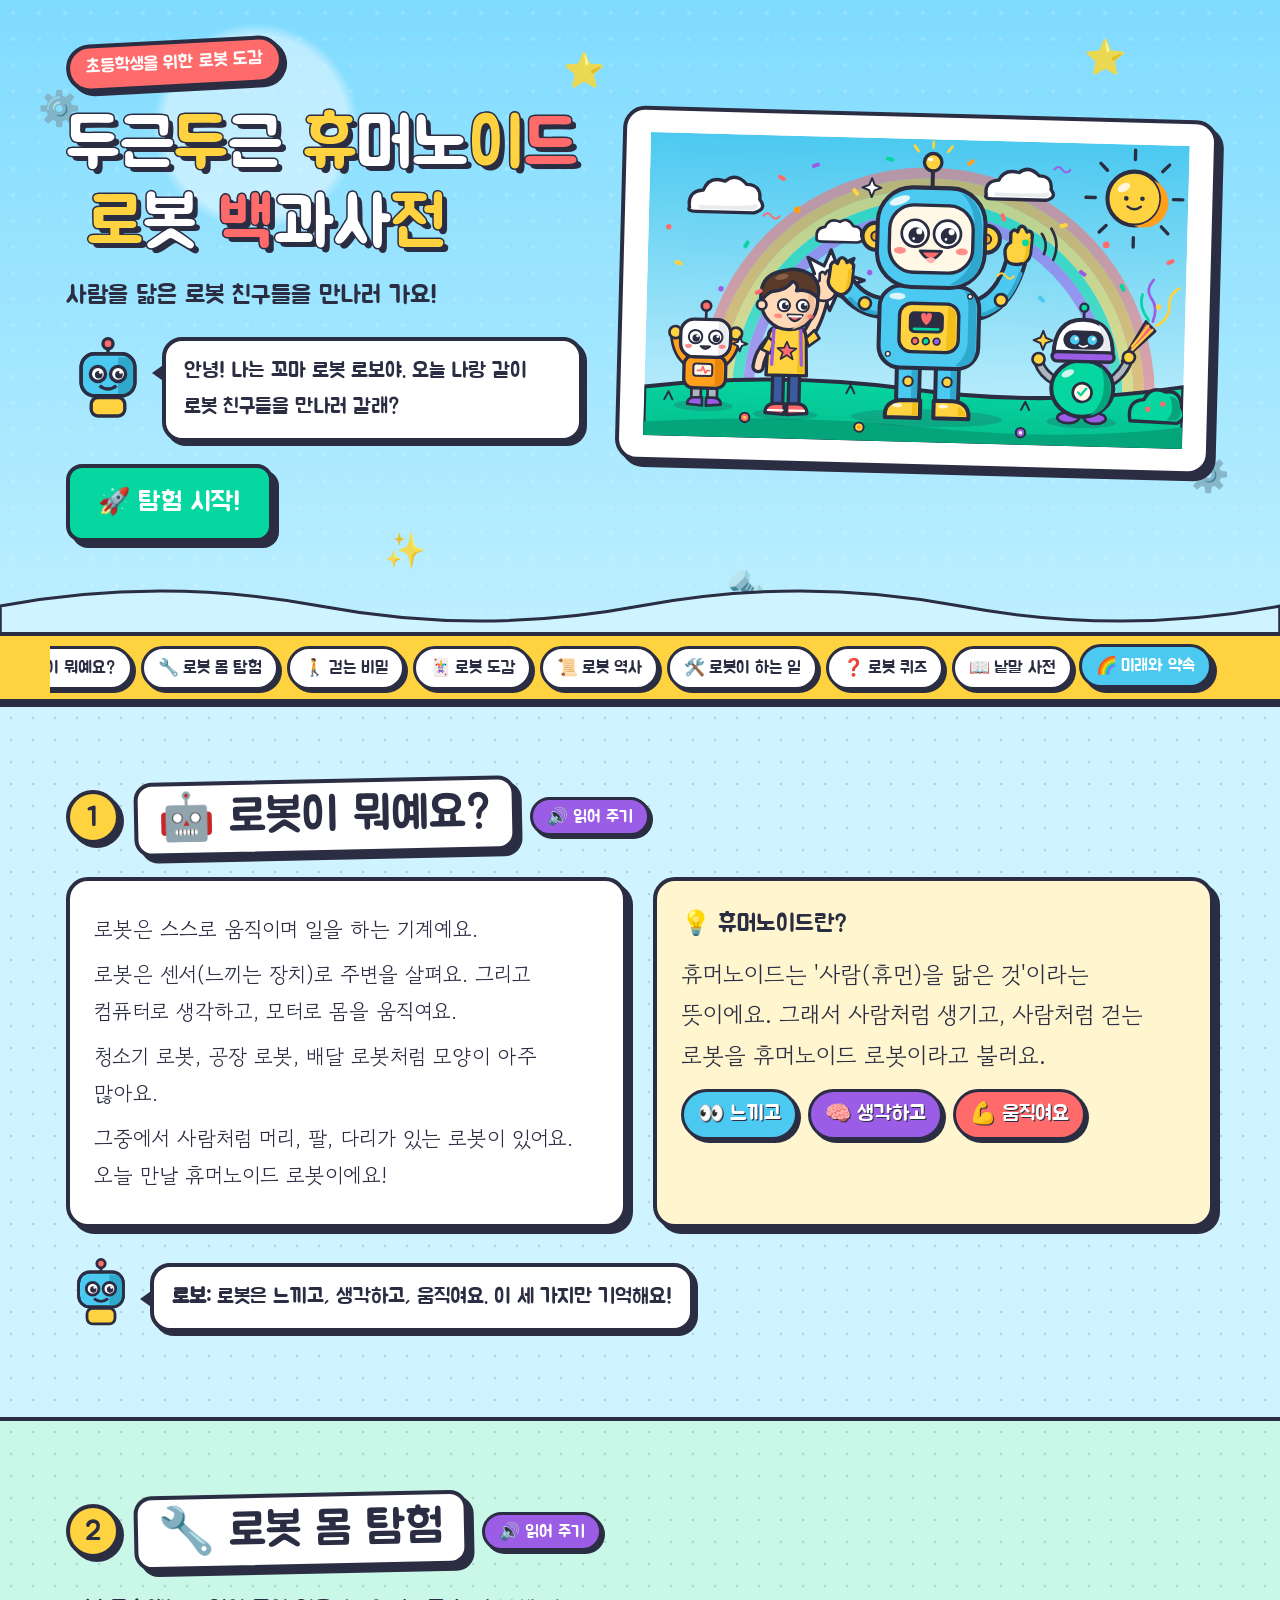
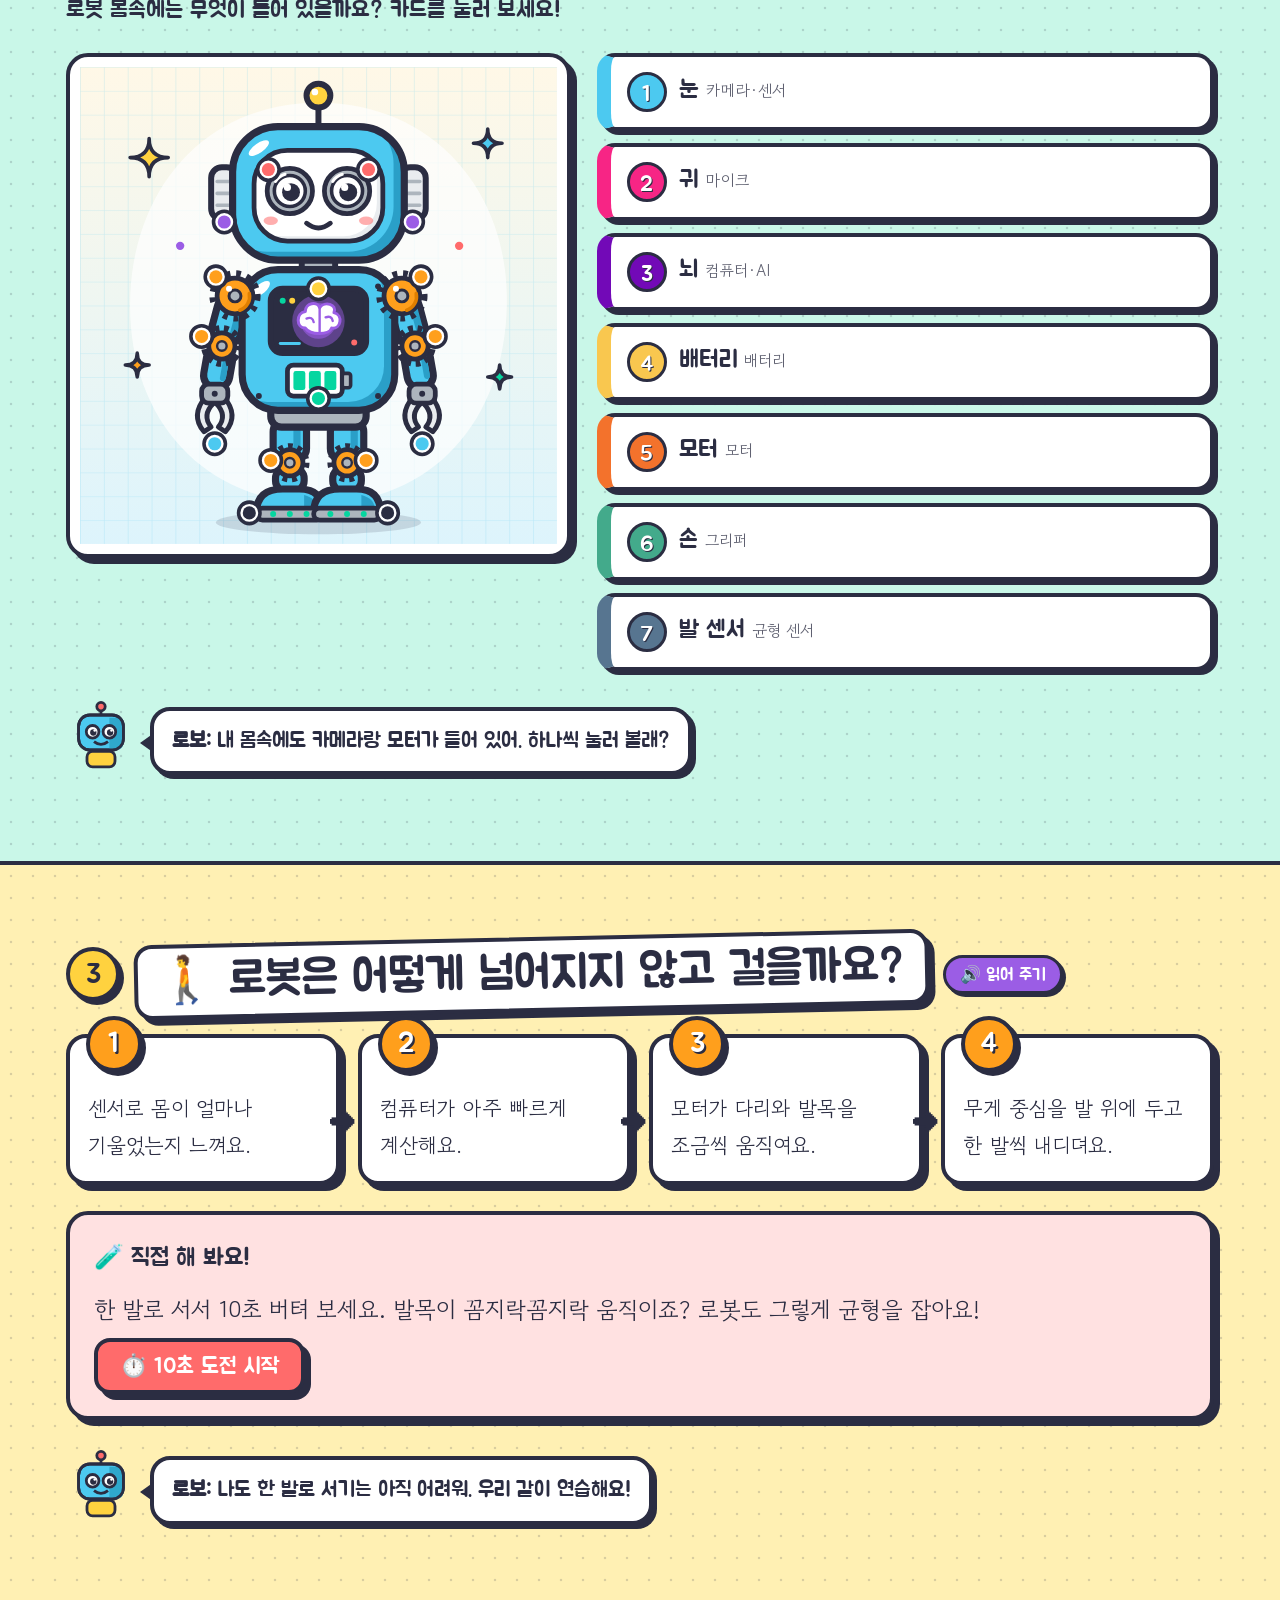
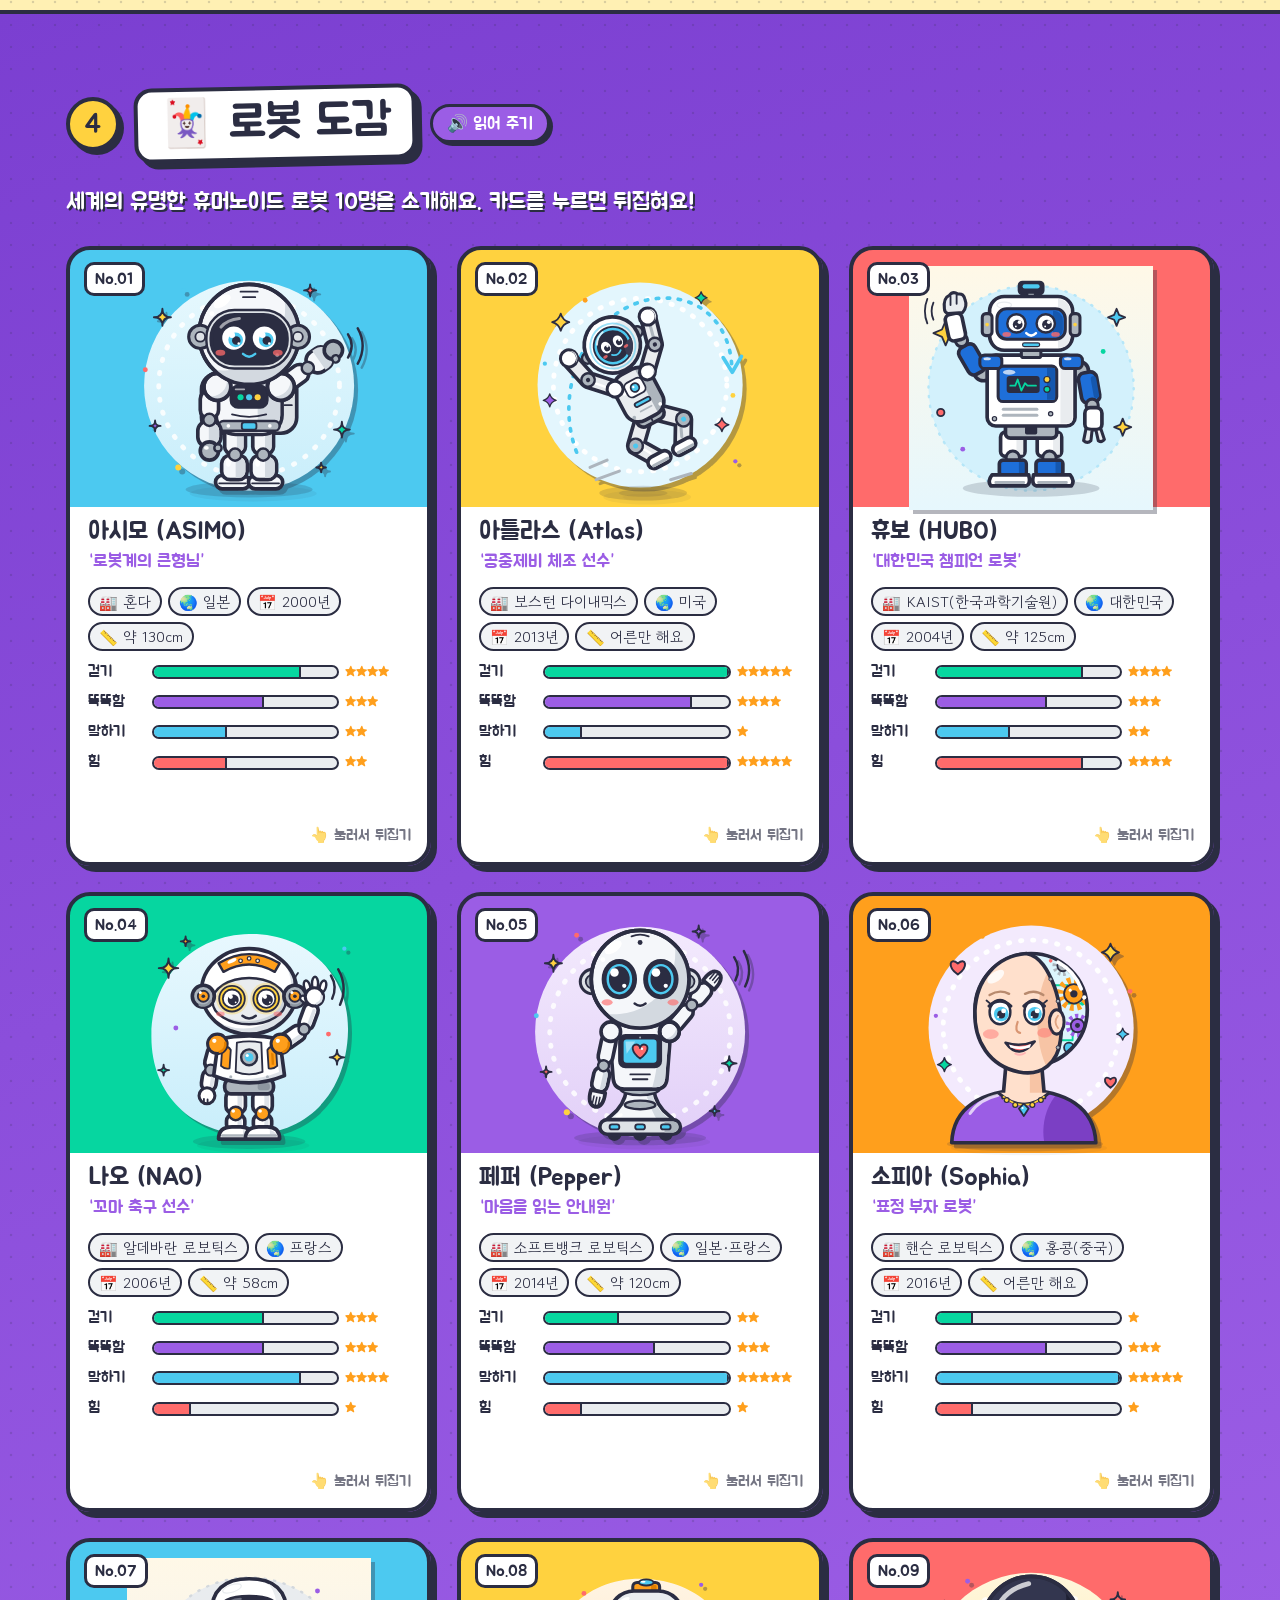
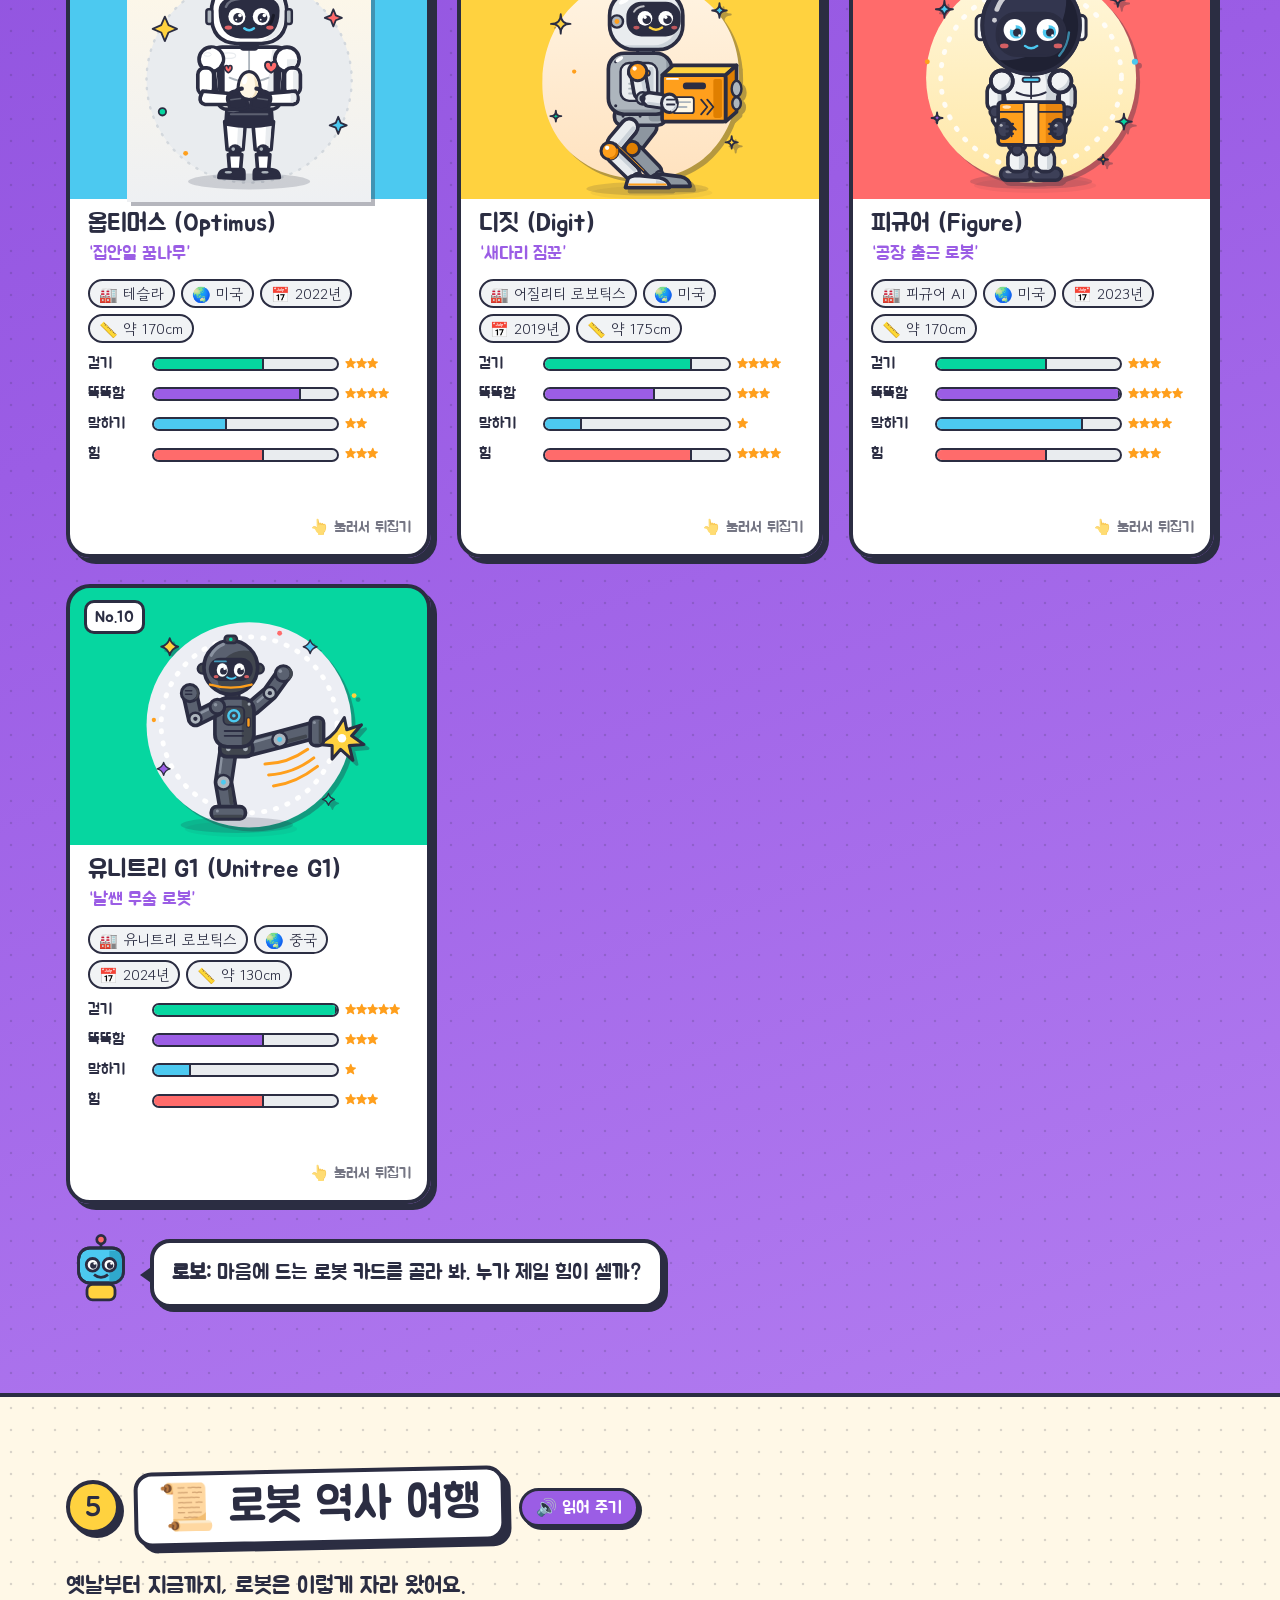
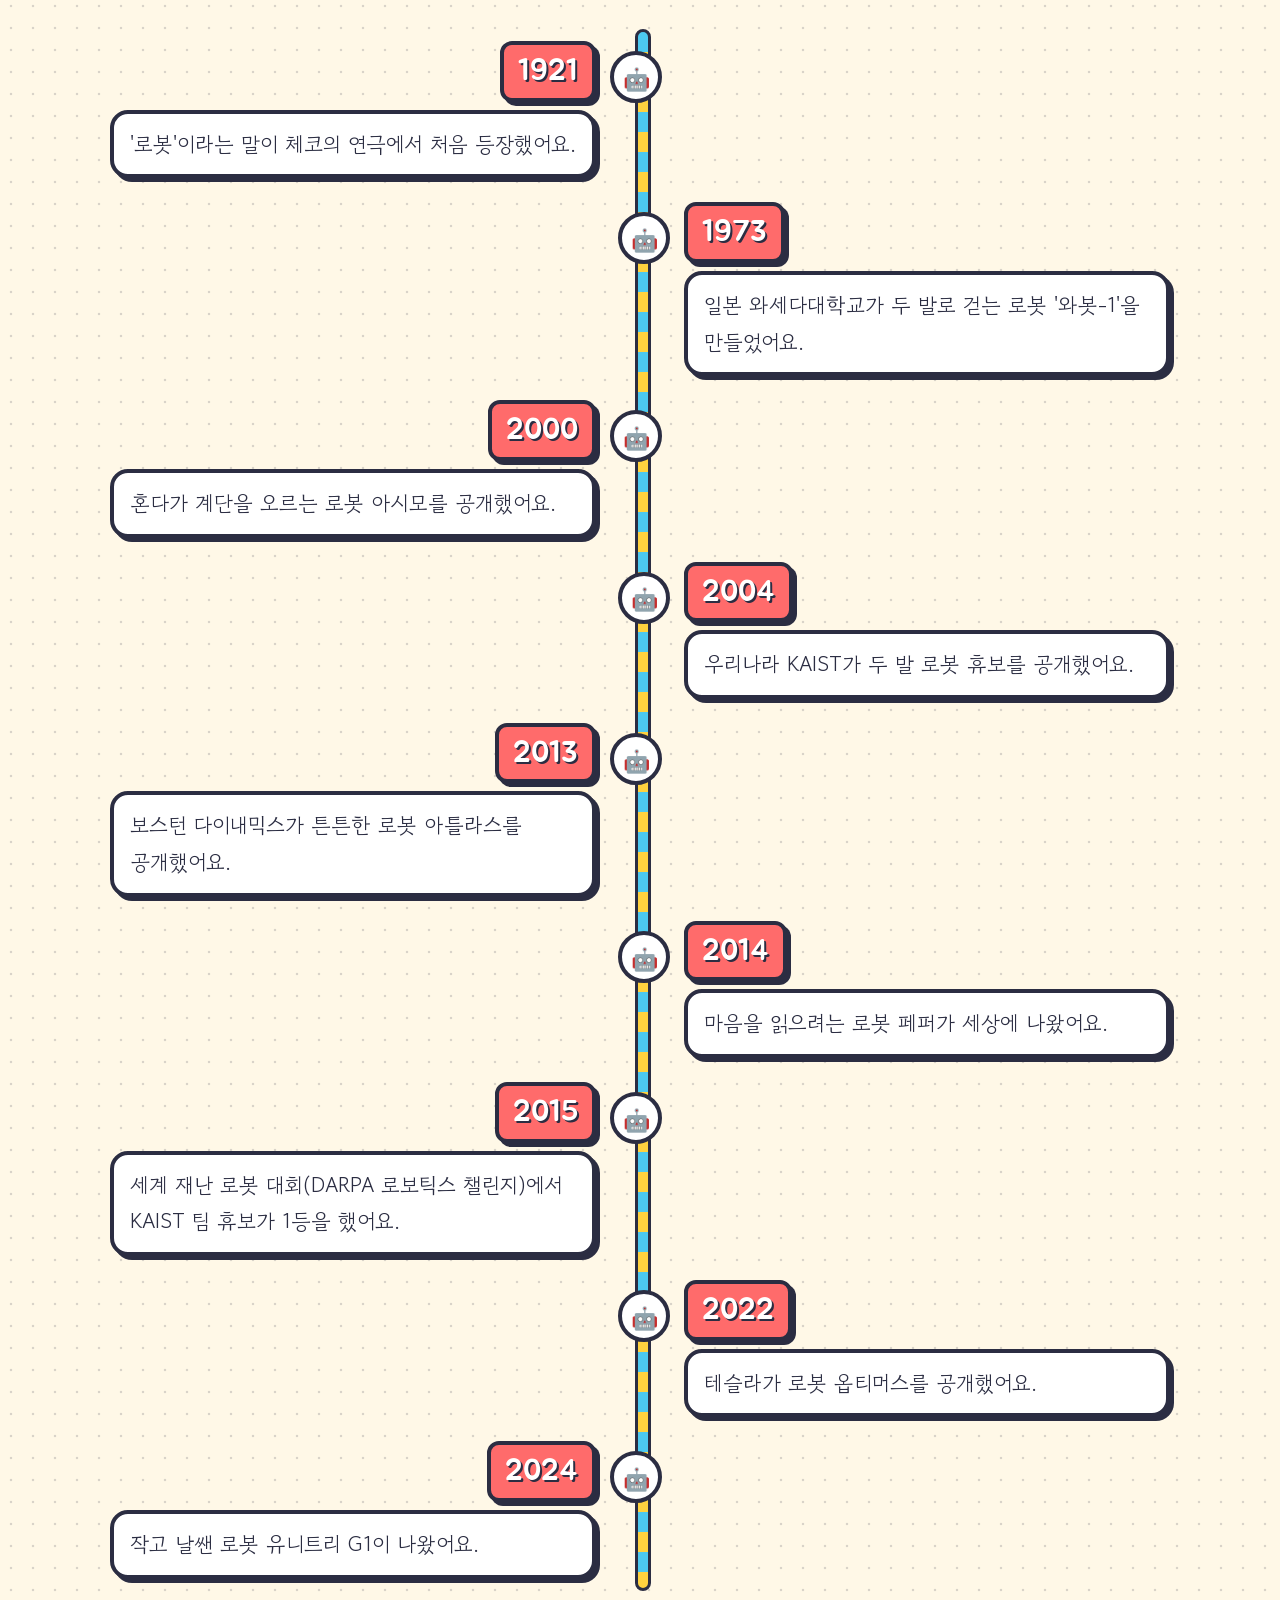
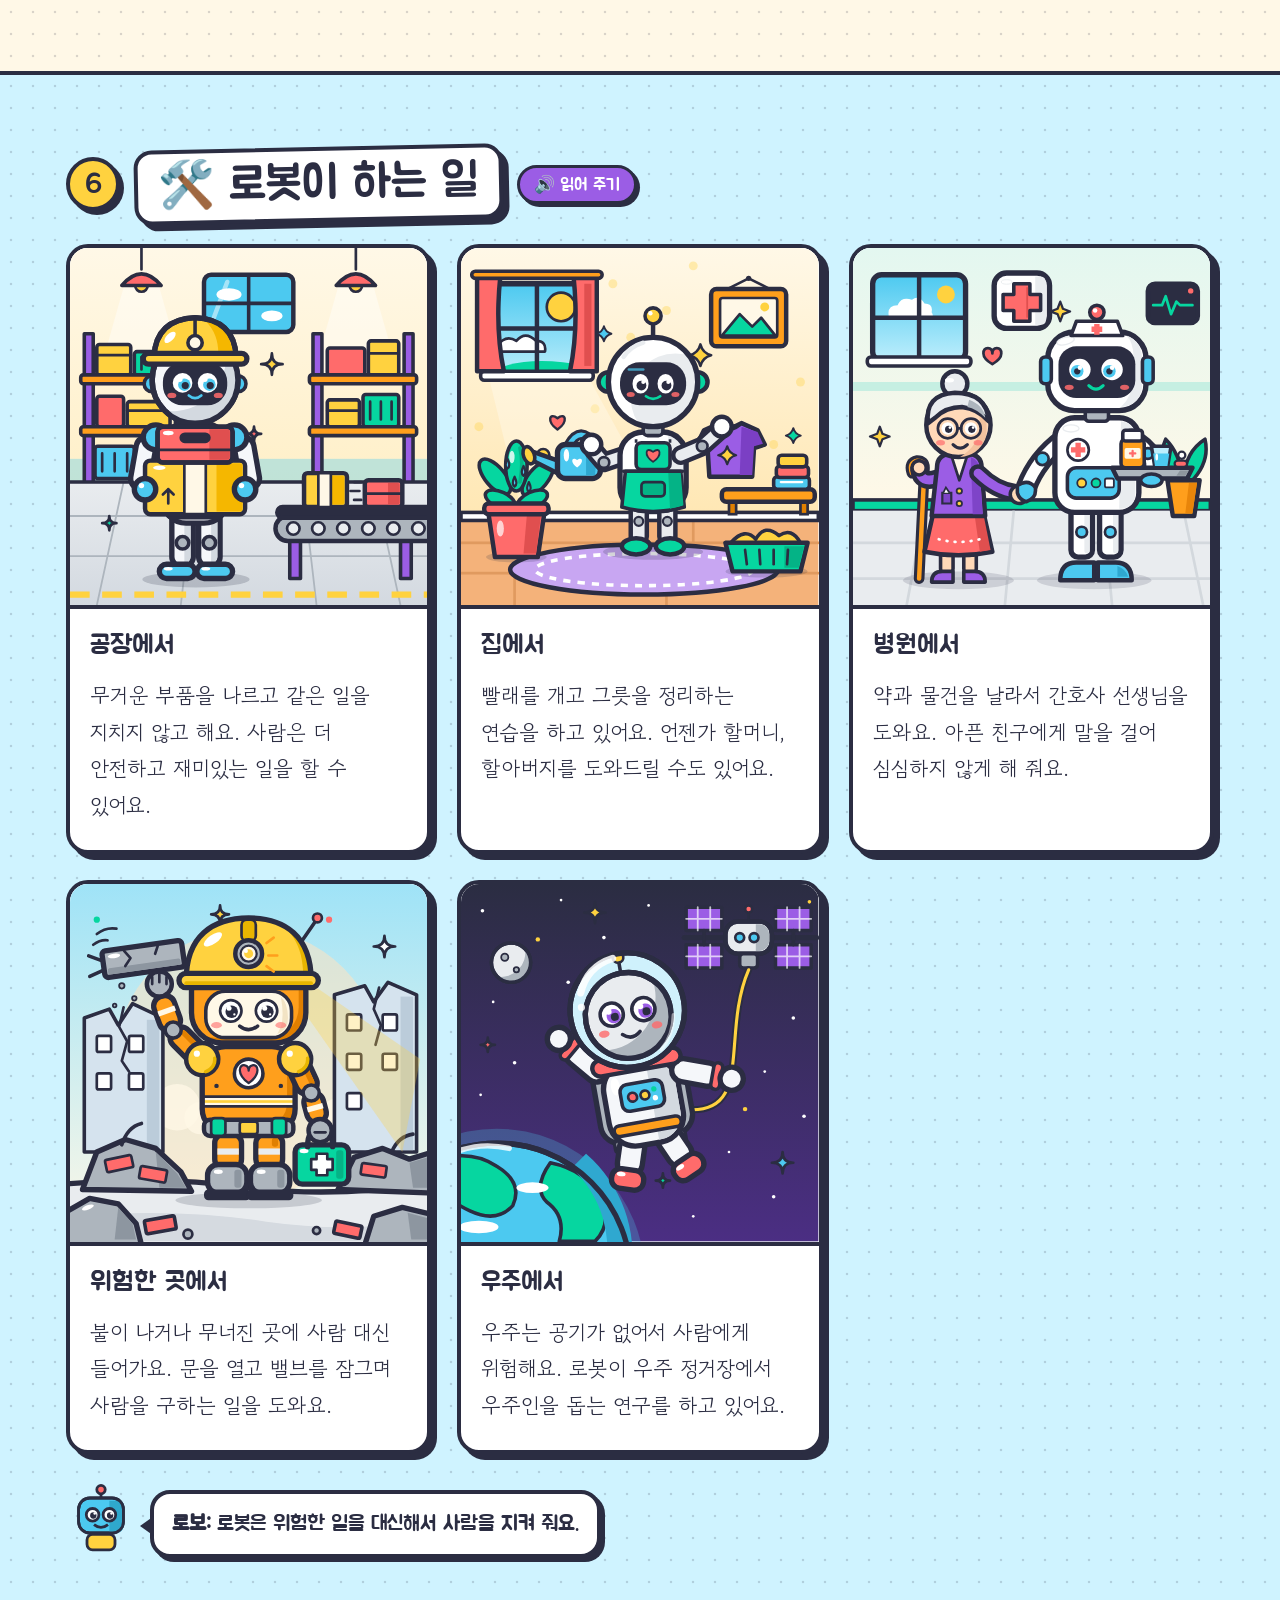
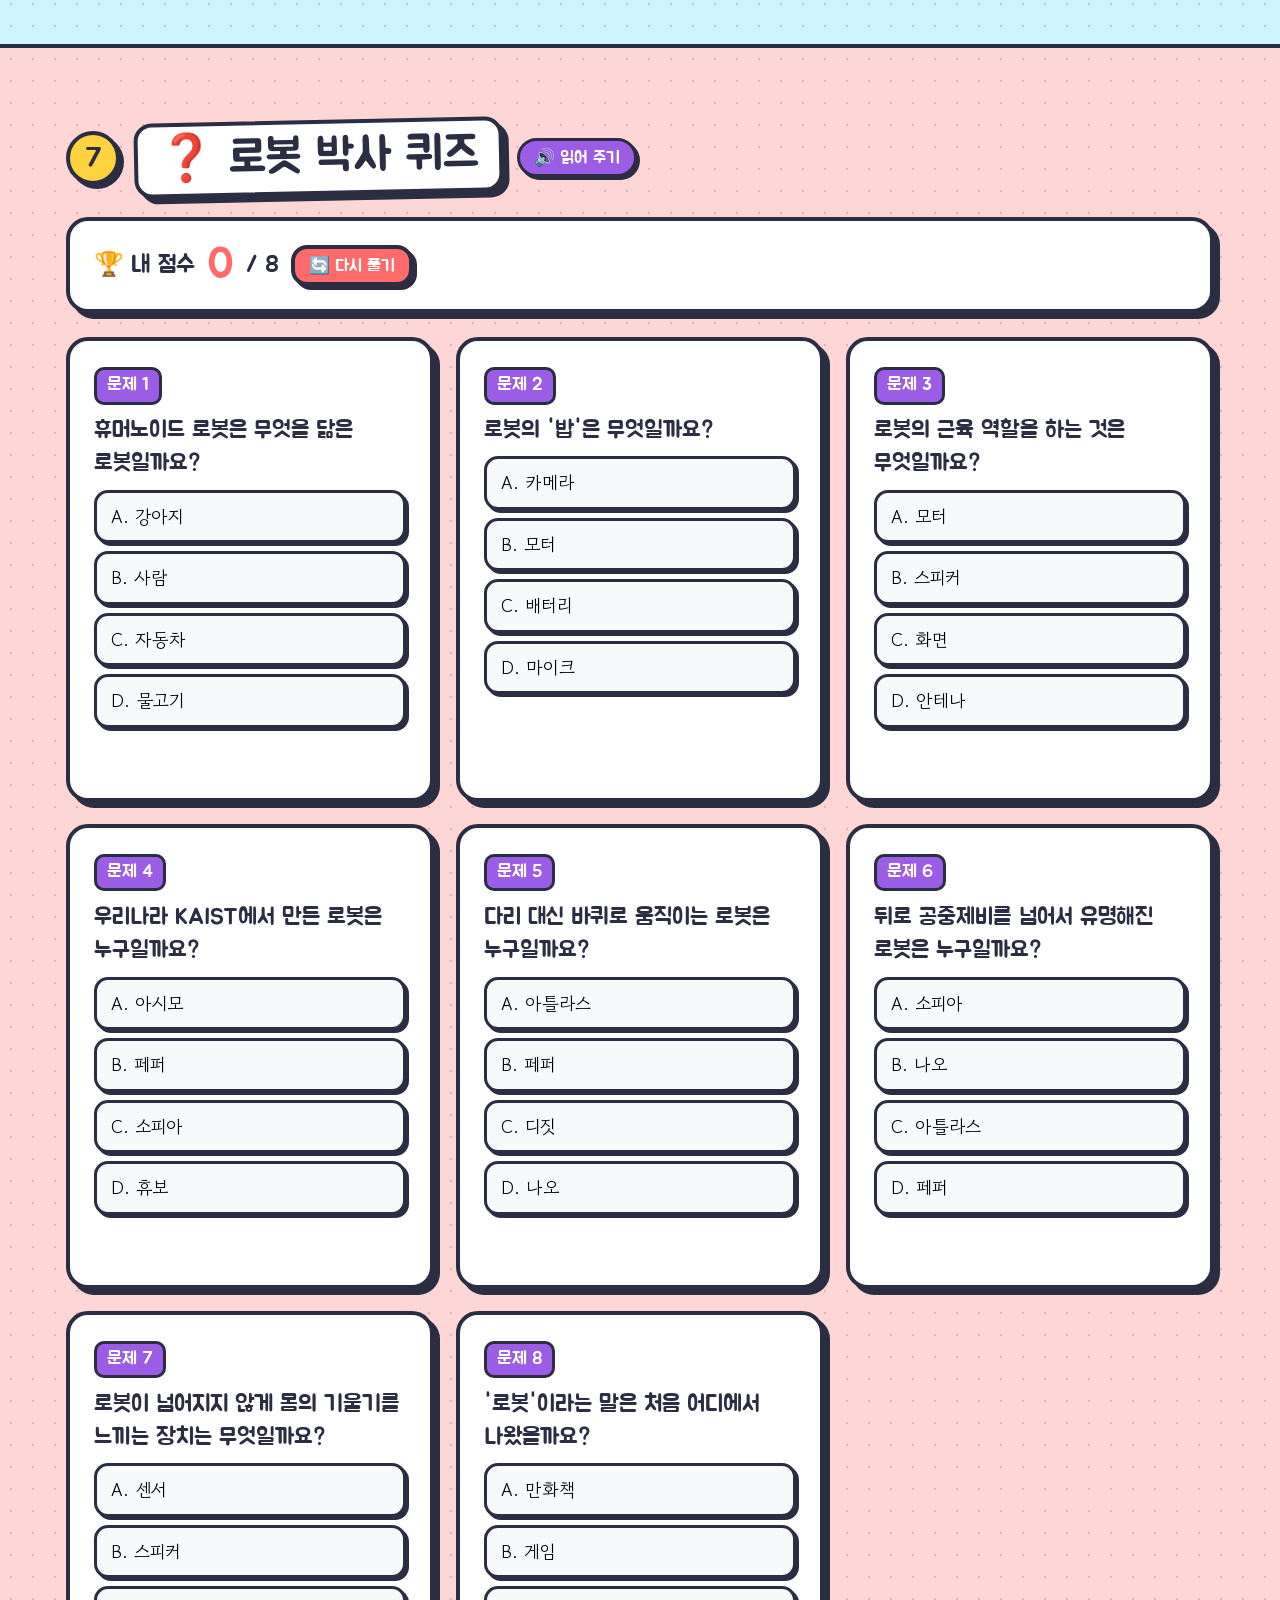
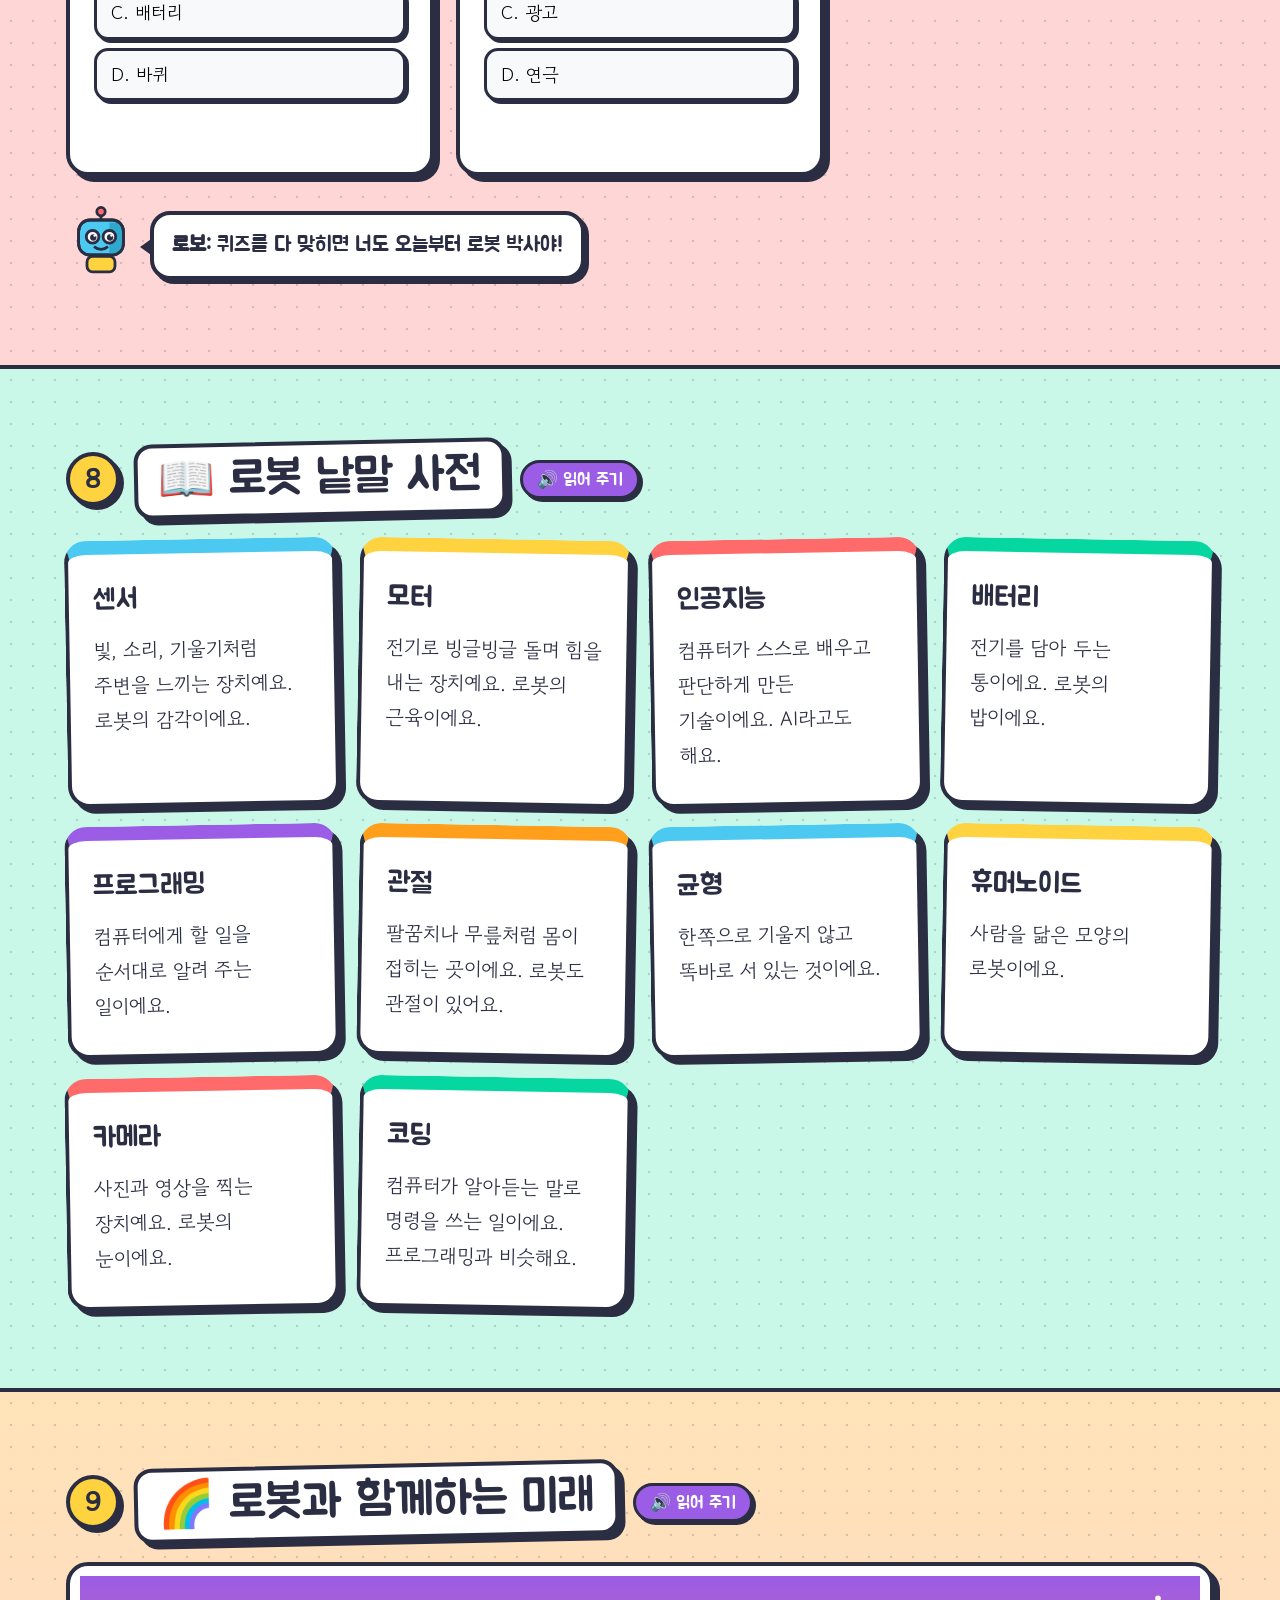
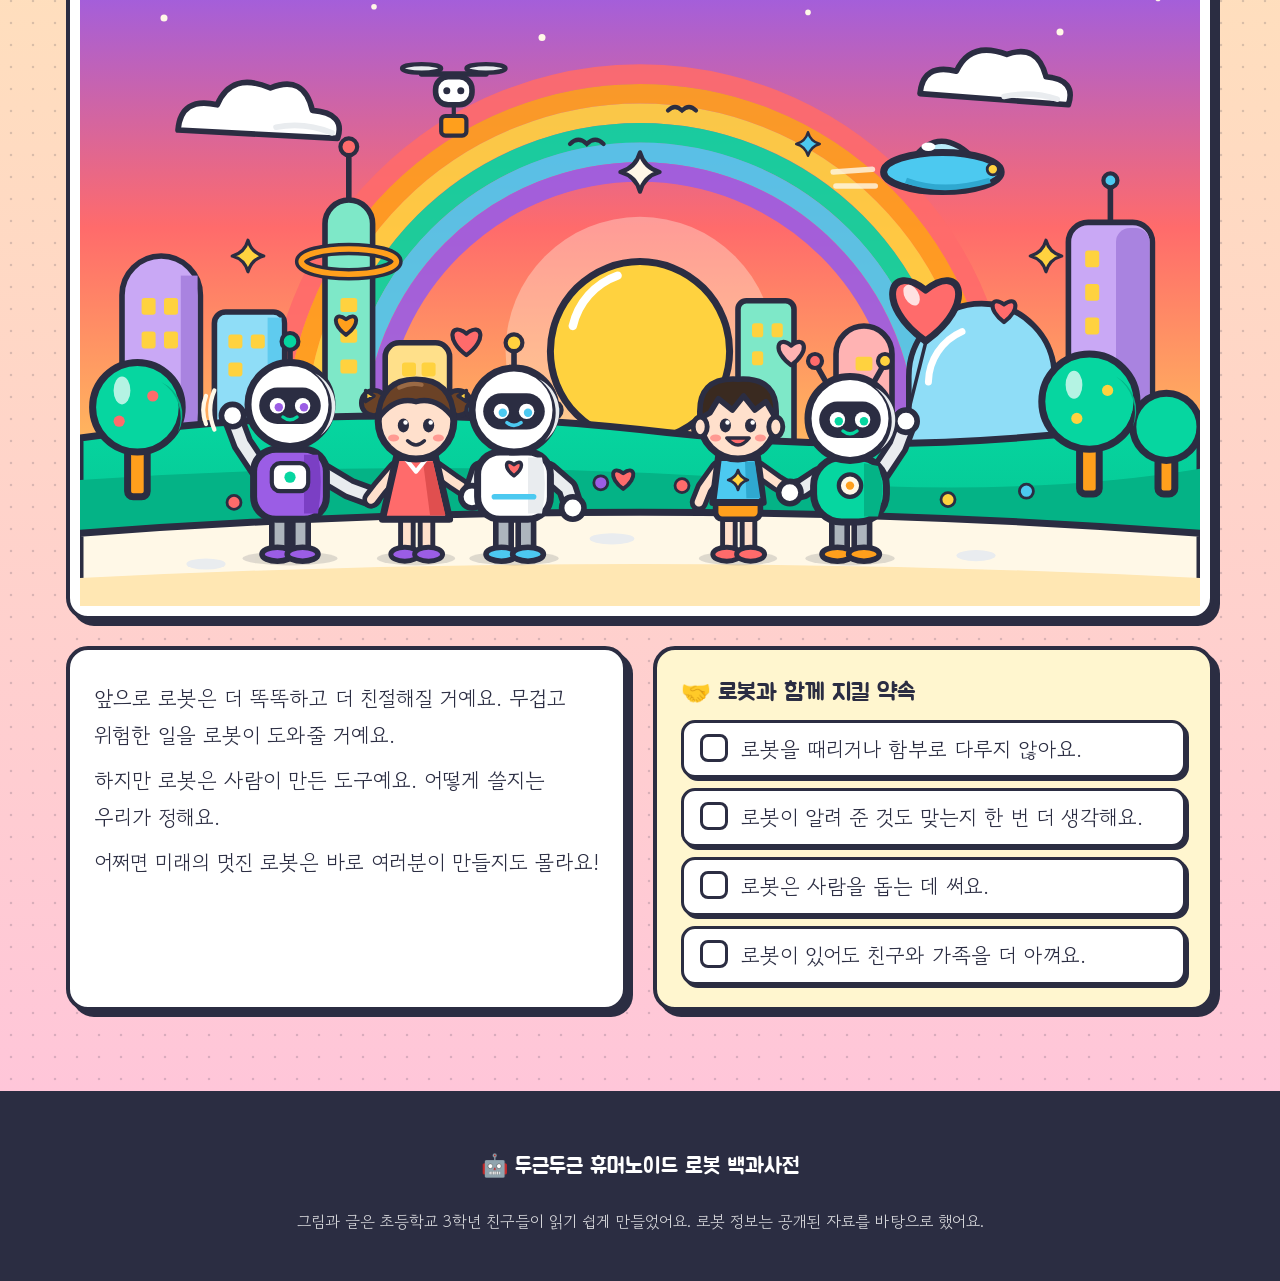
<file: docs/el10/index.html>
<!doctype html>
<html lang="ko"><head><meta charset="utf-8">
<meta name="viewport" content="width=device-width, initial-scale=1">
<title>휴머노이드 로봇 백과사전</title>
<meta name="description" content="사람을 닮은 로봇 친구들을 만나러 가요!">
<link rel="preconnect" href="https://fonts.googleapis.com"><link rel="preconnect" href="https://fonts.gstatic.com" crossorigin>
<link href="https://fonts.googleapis.com/css2?family=Jua&family=Gowun+Dodum&display=swap" rel="stylesheet">
<style>:root{
  --ink:#2B2D42;--sky:#4CC9F0;--sun:#FFD23F;--coral:#FF6B6B;--mint:#06D6A0;--purple:#9B5DE5;--orange:#FF9F1C;--cream:#FFF8E7;
  --pop:6px 6px 0 var(--ink);--pop-s:4px 4px 0 var(--ink);--line:4px solid var(--ink);
  --fs:clamp(18px,1.1vw + 13px,21px);
}
*{box-sizing:border-box}
html{scroll-behavior:smooth;scroll-padding-top:76px}
body{margin:0;background:var(--cream);color:var(--ink);font-family:"Gowun Dodum","Apple SD Gothic Neo","Malgun Gothic",sans-serif;font-size:var(--fs);line-height:1.75;word-break:keep-all;overflow-x:hidden}
h1,h2,h3,.btn,.nav a,.kicker,.big-label,.no,.q-n,.w,.tl-year,.part-n,.step-n,.sec-num,.pill,.score,.speak{font-family:"Jua",sans-serif;font-weight:400}
.wrap{max-width:1180px;margin:0 auto;padding:0 16px}
svg.art{display:block;width:100%;height:auto}

/* halftone + bands */
.band{position:relative;padding:72px 0 80px;border-top:var(--line)}
.band::before{content:"";position:absolute;inset:0;pointer-events:none;opacity:.18;
  background-image:radial-gradient(var(--ink) 1.4px,transparent 1.6px);background-size:22px 22px}
.band>.wrap{position:relative}
.band-sky{background:#CFF3FF}.band-mint{background:#C9F7E8}.band-yellow{background:#FFF0B3}
.band-purple{background:linear-gradient(160deg,#7B3FD1,#9B5DE5 60%,#B27CF0)}
.band-cream{background:var(--cream)}.band-coral{background:#FFD6D6}
.band-sunset{background:linear-gradient(180deg,#FFE3B8,#FFC6D9)}

/* hero */
.hero{position:relative;background:radial-gradient(circle at 20% 20%,#fff7 0 8%,transparent 9%),linear-gradient(180deg,#7FDBFF,#BDEFFF);padding:40px 0 90px;overflow:hidden}
.hero::before{content:"";position:absolute;inset:0;opacity:.15;background-image:radial-gradient(#fff 2px,transparent 2.5px);background-size:26px 26px}
.hero-in{position:relative;display:grid;grid-template-columns:1fr 1.15fr;gap:36px;align-items:center}
.kicker{display:inline-block;background:var(--coral);color:#fff;border:var(--line);border-radius:999px;padding:4px 16px;box-shadow:var(--pop-s);transform:rotate(-3deg);font-size:18px}
h1{font-size:clamp(40px,5.4vw,72px);line-height:1.15;margin:18px 0 10px;color:#fff;
  -webkit-text-stroke:3px var(--ink);paint-order:stroke fill;text-shadow:5px 5px 0 var(--ink)}
h1 span{display:inline-block;animation:bounce 2.4s ease-in-out infinite;animation-delay:calc(var(--i)*.07s)}
h1 span:nth-child(3n){color:var(--sun)}h1 span:nth-child(5n){color:var(--coral)}
.sub{font-size:1.2em;margin:0 0 18px;font-family:"Jua",sans-serif}
.hello{display:flex;gap:12px;align-items:flex-start;margin-bottom:22px}
.hero-art{padding:10px;transform:rotate(1.5deg);background:#fff}
.gears span{position:absolute;font-size:34px;opacity:.85;animation:float 7s ease-in-out infinite}
.gears span:nth-child(1){left:3%;top:12%}.gears span:nth-child(2){left:44%;top:6%;animation-delay:-2s}
.gears span:nth-child(3){right:4%;top:70%;animation-delay:-4s}.gears span:nth-child(4){left:30%;top:82%;animation-delay:-1s}
.gears span:nth-child(5){right:40%;top:88%;animation-delay:-3s}.gears span:nth-child(6){right:12%;top:4%;animation-delay:-5s}
.gears span:nth-child(odd){animation-name:spinfloat}
.wave{position:absolute;bottom:-4px;left:0;width:100%;height:60px}

/* nav */
.nav{position:sticky;top:0;z-index:50;background:var(--sun);border-top:var(--line);border-bottom:var(--line)}
.nav-in{display:flex;gap:8px;overflow-x:auto;padding:10px 16px;max-width:1180px;margin:0 auto;scrollbar-width:none}
.nav-in::-webkit-scrollbar{display:none}
.nav a{flex:none;color:var(--ink);text-decoration:none;background:#fff;border:3px solid var(--ink);border-radius:999px;padding:4px 14px;font-size:17px;box-shadow:3px 3px 0 var(--ink);transition:transform .15s}
.nav a span{margin-right:4px}
.nav a:hover,.nav a.on{transform:translate(-2px,-2px);box-shadow:5px 5px 0 var(--ink);background:var(--sky);color:#fff}

/* cards & buttons */
.card{background:#fff;border:var(--line);border-radius:22px;box-shadow:var(--pop);padding:22px 24px}
.card-yellow{background:#FFF6CF}.card-coral{background:#FFE1E1}
.card p{margin:.4em 0}
.btn{display:inline-block;cursor:pointer;background:var(--coral);color:#fff;border:var(--line);border-radius:16px;padding:10px 22px;font-size:22px;box-shadow:var(--pop);text-decoration:none;transition:transform .12s,box-shadow .12s}
.btn:hover{transform:translate(-2px,-2px) rotate(-1deg);box-shadow:8px 8px 0 var(--ink)}
.btn:active{transform:translate(4px,4px);box-shadow:2px 2px 0 var(--ink)}
.btn.big{font-size:26px;padding:12px 28px;background:var(--mint)}
.btn.small{font-size:17px;padding:6px 14px;box-shadow:var(--pop-s)}
.sec-head{display:flex;align-items:center;gap:14px;flex-wrap:wrap;margin-bottom:22px}
.sec-head h2{margin:0;font-size:clamp(30px,3.6vw,46px);line-height:1.2;background:#fff;border:var(--line);border-radius:18px;padding:6px 20px;box-shadow:var(--pop);transform:rotate(-1.2deg)}
.sec-num{width:54px;height:54px;flex:none;display:grid;place-items:center;font-size:28px;background:var(--sun);border:var(--line);border-radius:50%;box-shadow:var(--pop-s)}
.speak{cursor:pointer;background:var(--purple);color:#fff;border:3px solid var(--ink);border-radius:999px;padding:6px 14px;font-size:17px;box-shadow:3px 3px 0 var(--ink)}
.speak.on{background:var(--coral);animation:pulse 1s infinite}
.lead{font-size:1.1em;font-family:"Jua",sans-serif;margin:0 0 22px}
.lead.light{color:#fff;text-shadow:2px 2px 0 var(--ink)}
.grid2{display:grid;grid-template-columns:1fr 1fr;gap:26px}
.big-label{font-size:24px;margin-bottom:6px}
.huge{font-size:1.1em}
.three{display:flex;gap:10px;flex-wrap:wrap;margin-top:14px}
.pill{background:var(--c);color:#fff;border:3px solid var(--ink);border-radius:999px;padding:4px 14px;box-shadow:3px 3px 0 var(--ink);text-shadow:1px 1px 0 var(--ink)}

/* mascot tips */
.tip{display:flex;gap:14px;align-items:center;margin-top:30px}
.tip-bot{width:70px;flex:none;animation:float 3s ease-in-out infinite}
.tip-bot.big{width:84px}
.bubble{position:relative;margin:0;background:#fff;border:var(--line);border-radius:20px;padding:12px 18px;box-shadow:var(--pop-s);font-family:"Jua",sans-serif}
.bubble::before{content:"";position:absolute;left:-14px;top:22px;border:10px solid transparent;border-right:14px solid var(--ink);border-left:0}

/* anatomy */
.anat{display:grid;grid-template-columns:.9fr 1.1fr;gap:26px;align-items:start}
.anat-art{position:sticky;top:90px;padding:10px;background:#fff}
.parts{display:grid;gap:12px}
.part{all:unset;cursor:pointer;display:grid;grid-template-columns:auto 1fr;gap:4px 12px;align-items:center;background:#fff;border:var(--line);border-left:14px solid var(--c);border-radius:18px;padding:12px 16px;box-shadow:var(--pop-s);transition:transform .15s,background .15s}
.part-n{grid-row:span 2;width:40px;height:40px;display:grid;place-items:center;background:var(--c);color:#fff;border:3px solid var(--ink);border-radius:50%;font-size:22px;text-shadow:1px 1px 0 var(--ink)}
.part-t b{font-family:"Jua",sans-serif;font-size:24px;font-weight:400}.part-t small{font-size:16px;opacity:.75}
.part-d{grid-column:2;font-size:.95em;max-height:0;overflow:hidden;transition:max-height .3s}
.part:hover,.part:focus-visible,.part.on{transform:translate(-3px,-3px) rotate(-.5deg);box-shadow:var(--pop);background:#FFFDF2}
.part:focus-visible,.part.on,.part:hover{}
.part.on .part-d,.part:hover .part-d,.part:focus-visible .part-d{max-height:200px}

/* walk */
.steps{list-style:none;padding:0;margin:0 0 26px;display:grid;grid-template-columns:repeat(4,1fr);gap:18px;counter-reset:s}
.step{position:relative;background:#fff;border:var(--line);border-radius:20px;box-shadow:var(--pop);padding:52px 18px 18px;font-size:1em}
.step-n{position:absolute;top:-22px;left:16px;width:56px;height:56px;display:grid;place-items:center;background:var(--orange);color:#fff;border:var(--line);border-radius:50%;font-size:28px;text-shadow:2px 2px 0 var(--ink);box-shadow:var(--pop-s)}
.step:not(:last-child)::after{content:"➜";position:absolute;right:-20px;top:42%;font-size:26px;z-index:2}
.tryit{text-align:left}
.timer{display:inline-block;margin-left:14px;font-family:"Jua",sans-serif;font-size:34px;vertical-align:middle}

/* robot deck */
.deck{display:grid;grid-template-columns:repeat(auto-fill,minmax(270px,1fr));gap:26px}
.flip{perspective:1200px;cursor:pointer;min-height:620px;outline:none}
.flip-in{position:relative;width:100%;height:100%;min-height:620px;transition:transform .7s cubic-bezier(.3,1.4,.5,1);transform-style:preserve-3d}
.flip.flipped .flip-in{transform:rotateY(180deg)}
.flip:focus-visible .face{outline:4px dashed #fff;outline-offset:4px}
.face{position:absolute;inset:0;backface-visibility:hidden;-webkit-backface-visibility:hidden;background:#fff;border:var(--line);border-radius:24px;box-shadow:var(--pop);padding:16px 18px;overflow:hidden}
.front{background:linear-gradient(180deg,var(--c) 0 42%,#fff 42%)}
.back{transform:rotateY(180deg);background:#FFFBEA;display:flex;flex-direction:column;gap:6px}
.no{position:absolute;top:12px;left:14px;background:#fff;border:3px solid var(--ink);border-radius:10px;padding:0 8px;font-size:16px;z-index:2}
.robo-art{width:76%;margin:0 auto;filter:drop-shadow(4px 4px 0 rgba(43,45,66,.35));transition:transform .3s}
.flip:hover .robo-art{transform:scale(1.06) rotate(-3deg)}
.face h3{font-size:25px;margin:6px 0 0;line-height:1.25}
.nick{font-family:"Jua",sans-serif;color:var(--purple);font-size:18px}
.facts{display:flex;flex-wrap:wrap;gap:6px;margin:8px 0;font-size:15px;line-height:1.4}
.facts span{background:#F1F3F5;border:2px solid var(--ink);border-radius:999px;padding:2px 9px}
.stats{display:grid;gap:4px}
.stat{display:grid;grid-template-columns:58px 1fr 64px;align-items:center;gap:6px;font-size:15px;font-family:"Jua",sans-serif}
.stat em{font-style:normal;color:var(--orange);letter-spacing:-1px;font-size:14px}
.bar{height:14px;border:2.5px solid var(--ink);border-radius:999px;background:#E9ECEF;overflow:hidden}
.bar i{display:block;height:100%;width:0;background:var(--c);border-right:2.5px solid var(--ink);transition:width 1.2s cubic-bezier(.3,1.5,.5,1)}
.flip.in .bar i{width:var(--w)}
.flip-hint{position:absolute;bottom:12px;right:16px;font-family:"Jua",sans-serif;font-size:15px;opacity:.65;animation:nudge 1.8s infinite}
.power{font-family:"Jua",sans-serif;background:var(--sun);border:3px solid var(--ink);border-radius:12px;padding:6px 10px;font-size:18px;line-height:1.4}
.back p{font-size:18px;line-height:1.7;margin:4px 0}
.wow{background:#E0F7FF;border:3px dashed var(--ink);border-radius:14px;padding:10px 12px;font-size:17px;line-height:1.6}

/* timeline */
.timeline{list-style:none;margin:0;padding:0;position:relative}
.timeline::before{content:"";position:absolute;left:50%;top:0;bottom:0;width:10px;margin-left:-5px;background:repeating-linear-gradient(180deg,var(--sky) 0 20px,var(--sun) 20px 40px);border:3px solid var(--ink);border-radius:10px}
.tl{position:relative;width:50%;padding:12px 44px}
.tl.l{left:0;text-align:right}.tl.r{left:50%}
.tl::after{content:"🤖";position:absolute;top:22px;width:44px;height:44px;display:grid;place-items:center;background:#fff;border:var(--line);border-radius:50%;font-size:22px;z-index:2}
.tl.l::after{right:-22px}.tl.r::after{left:-22px}
.tl-year{display:inline-block;font-size:30px;background:var(--coral);color:#fff;border:var(--line);border-radius:12px;padding:0 14px;box-shadow:var(--pop-s);text-shadow:2px 2px 0 var(--ink)}
.tl-card{margin-top:8px;background:#fff;border:var(--line);border-radius:18px;padding:12px 16px;box-shadow:var(--pop-s);text-align:left}

/* jobs */
.jobs{display:grid;grid-template-columns:repeat(auto-fill,minmax(300px,1fr));gap:26px}
.job{padding:0;overflow:hidden;transition:transform .2s}
.job:hover{transform:translate(-3px,-3px) rotate(-.6deg);box-shadow:9px 9px 0 var(--ink)}
.job-art{border-bottom:var(--line);background:#F8FDFF}
.job-txt{padding:14px 20px 18px}.job-txt h3{margin:0;font-size:26px}

/* quiz */
.score{display:flex;align-items:center;gap:12px;flex-wrap:wrap;margin-bottom:24px;font-size:24px;position:sticky;top:76px;z-index:5}
.score b{font-family:"Jua",sans-serif;font-weight:400;font-size:44px;color:var(--coral);line-height:1}
.badge{background:var(--sun);border:3px solid var(--ink);border-radius:999px;padding:2px 14px;font-size:20px;animation:pop .5s}
.quiz{display:grid;grid-template-columns:repeat(auto-fill,minmax(320px,1fr));gap:22px}
.q-n{display:inline-block;background:var(--purple);color:#fff;border:3px solid var(--ink);border-radius:10px;padding:0 10px;font-size:18px}
.q-t{font-family:"Jua",sans-serif;font-size:23px;line-height:1.45}
.opts{display:grid;gap:8px}
.opt{cursor:pointer;text-align:left;font:inherit;font-size:18px;background:#F8F9FA;border:3px solid var(--ink);border-radius:14px;padding:8px 14px;box-shadow:3px 3px 0 var(--ink);transition:transform .1s}
.opt:hover:not(:disabled){transform:translate(-2px,-2px);background:#E7F9FF}
.opt.ok{background:var(--mint);color:#fff;text-shadow:1px 1px 0 var(--ink);animation:pop .4s}
.opt.no{background:#FFB3B3;animation:shake .4s}
.opt:disabled{cursor:default}
.q-f{min-height:1.5em;font-weight:700;margin:10px 0 0}
.q.done-ok{background:#E9FFF7}.q.done-no{background:#FFF1F1}

/* words */
.words{display:grid;grid-template-columns:repeat(auto-fill,minmax(230px,1fr));gap:20px}
.word{border-top:14px solid var(--c);transition:transform .2s}
.word:nth-child(odd){transform:rotate(-1deg)}.word:nth-child(even){transform:rotate(1deg)}
.word:hover{transform:rotate(0) scale(1.04)}
.w{font-size:28px;color:var(--ink)}
.word p{font-size:.95em}

/* future */
.hero-card{padding:10px;margin-bottom:26px}
.promises{list-style:none;padding:0;margin:0;display:grid;gap:10px}
.promises label{display:flex;gap:10px;align-items:flex-start;cursor:pointer;background:#fff;border:3px solid var(--ink);border-radius:14px;padding:8px 12px;box-shadow:3px 3px 0 var(--ink)}
.promises input{appearance:none;flex:none;width:28px;height:28px;border:3px solid var(--ink);border-radius:8px;background:#fff;margin-top:3px;cursor:pointer;display:grid;place-items:center}
.promises input:checked{background:var(--mint)}
.promises input:checked::after{content:"✔";color:#fff;font-size:18px;font-weight:700}
.promises input:checked+span{text-decoration:underline wavy var(--mint)}
.done{font-family:"Jua",sans-serif;font-size:22px;color:var(--purple);animation:pop .5s}

.foot{background:var(--ink);color:#fff;text-align:center;padding:30px 0;font-family:"Jua",sans-serif;font-size:22px;border-top:var(--line)}
.foot .small{font-family:"Gowun Dodum",sans-serif;font-size:16px;opacity:.8}
.to-top{position:fixed;right:16px;bottom:16px;z-index:60;width:58px;height:58px;font-size:26px;cursor:pointer;background:var(--sun);border:var(--line);border-radius:50%;box-shadow:var(--pop-s);opacity:0;pointer-events:none;transition:opacity .3s,transform .3s;transform:translateY(20px)}
.to-top.show{opacity:1;pointer-events:auto;transform:none}
#confetti{position:fixed;inset:0;width:100%;height:100%;pointer-events:none;z-index:100}

/* reveal */
.reveal{opacity:0;transform:translateY(34px) scale(.97);transition:opacity .6s ease,transform .6s cubic-bezier(.3,1.5,.5,1);transition-delay:var(--d,0ms)}
.reveal.in{opacity:1;transform:none}
.word.reveal.in:nth-child(odd){transform:rotate(-1deg)}.word.reveal.in:nth-child(even){transform:rotate(1deg)}
.wobble-in.in{animation:wobble 1s ease .2s}
.reading{outline:5px solid var(--sun);outline-offset:6px;border-radius:16px}

@keyframes bounce{0%,100%{transform:translateY(0)}50%{transform:translateY(-8px)}}
@keyframes float{0%,100%{transform:translateY(0)}50%{transform:translateY(-12px)}}
@keyframes spinfloat{0%{transform:translateY(0) rotate(0)}50%{transform:translateY(-14px) rotate(180deg)}100%{transform:translateY(0) rotate(360deg)}}
@keyframes wobble{0%,100%{rotate:0deg}25%{rotate:-3deg}50%{rotate:2deg}75%{rotate:-1deg}}
@keyframes pop{0%{transform:scale(.7)}60%{transform:scale(1.12)}100%{transform:scale(1)}}
@keyframes shake{0%,100%{transform:translateX(0)}25%{transform:translateX(-7px)}75%{transform:translateX(7px)}}
@keyframes pulse{0%,100%{transform:scale(1)}50%{transform:scale(1.08)}}
@keyframes nudge{0%,100%{transform:translateY(0)}50%{transform:translateY(-4px)}}

@media (max-width:900px){
  .hero-in,.grid2,.anat{grid-template-columns:1fr}
  .anat-art{position:static;max-width:440px;margin:0 auto}
  .steps{grid-template-columns:1fr 1fr;row-gap:36px}
  .step:not(:last-child)::after{display:none}
}
@media (max-width:600px){
  .band{padding:56px 0 64px}
  .steps{grid-template-columns:1fr}
  .timeline::before{left:22px}
  .tl,.tl.r{width:100%;left:0;text-align:left;padding:10px 0 10px 62px}
  .tl.l::after,.tl.r::after{left:0;right:auto}
  .deck,.jobs,.quiz,.words{grid-template-columns:1fr}
  .card{padding:18px}
  .score{top:66px;font-size:20px}
  h1{-webkit-text-stroke:2px var(--ink);text-shadow:3px 3px 0 var(--ink)}
}
@media (prefers-reduced-motion:reduce){
  *,*::before,*::after{animation:none!important;transition:none!important}
  .reveal{opacity:1;transform:none}
  html{scroll-behavior:auto}
}
</style></head>
<body>
<canvas id="confetti" aria-hidden="true"></canvas>
<header class="hero">
<div class="gears" aria-hidden="true"><span>⚙️</span><span>⭐</span><span>⚙️</span><span>✨</span><span>🔩</span><span>⭐</span></div>
<div class="wrap hero-in">
<div class="hero-txt"><div class="kicker">초등학생을 위한 로봇 도감</div>
<h1><span style="--i:0">두</span><span style="--i:1">근</span><span style="--i:2">두</span><span style="--i:3">근</span><span style="--i:4">&nbsp;</span><span style="--i:5">휴</span><span style="--i:6">머</span><span style="--i:7">노</span><span style="--i:8">이</span><span style="--i:9">드</span><span style="--i:10">&nbsp;</span><span style="--i:11">로</span><span style="--i:12">봇</span><span style="--i:13">&nbsp;</span><span style="--i:14">백</span><span style="--i:15">과</span><span style="--i:16">사</span><span style="--i:17">전</span></h1>
<p class="sub">사람을 닮은 로봇 친구들을 만나러 가요!</p>
<div class="hello"><div class="tip-bot big" aria-hidden="true"><svg viewBox="0 0 100 100"><g stroke="#2B2D42" stroke-width="4" stroke-linejoin="round">
<line x1="50" y1="8" x2="50" y2="20"/><circle cx="50" cy="8" r="6" fill="#FF6B6B"/>
<rect x="18" y="20" width="64" height="50" rx="16" fill="#4CC9F0"/>
<path d="M62 24h14a6 6 0 0 1 6 6v30a10 10 0 0 1-10 10h-10z" fill="#2fa8cc" stroke="none"/>
<rect x="18" y="20" width="64" height="50" rx="16" fill="none"/>
<circle cx="38" cy="44" r="9" fill="#fff"/><circle cx="62" cy="44" r="9" fill="#fff"/>
<circle cx="39" cy="45" r="4.5" fill="#2B2D42" stroke="none"/><circle cx="63" cy="45" r="4.5" fill="#2B2D42" stroke="none"/>
<path d="M40 58q10 8 20 0" fill="none"/><rect x="30" y="72" width="40" height="22" rx="8" fill="#FFD23F"/>
</g><circle cx="41" cy="42" r="1.8" fill="#fff"/><circle cx="65" cy="42" r="1.8" fill="#fff"/></svg></div><p class="bubble">안녕! 나는 꼬마 로봇 로보야. 오늘 나랑 같이 로봇 친구들을 만나러 갈래?</p></div>
<a class="btn big" href="#intro">🚀 탐험 시작!</a></div>
<div class="hero-art card wobble-in"><svg class="art" role="img" aria-label="hero 그림" xmlns="http://www.w3.org/2000/svg" viewBox="0 0 800 450">
  <defs>
    <linearGradient id="hero-sky" x1="0" y1="0" x2="0" y2="1">
      <stop offset="0" stop-color="#4CC9F0"/>
      <stop offset="1" stop-color="#C9F1FD"/>
    </linearGradient>
    <linearGradient id="hero-grass" x1="0" y1="0" x2="0" y2="1">
      <stop offset="0" stop-color="#06D6A0"/>
      <stop offset="1" stop-color="#05BF8F"/>
    </linearGradient>
  </defs>

  <!-- SKY -->
  <rect x="0" y="0" width="800" height="450" fill="url(#hero-sky)"/>
  <!-- rainbow -->
  <g fill="none" stroke-width="16" opacity="0.55">
    <path d="M90 380 A330 330 0 0 1 750 380" stroke="#FF6B6B"/>
    <path d="M106 380 A314 314 0 0 1 734 380" stroke="#FF9F1C"/>
    <path d="M122 380 A298 298 0 0 1 718 380" stroke="#FFD23F"/>
    <path d="M138 380 A282 282 0 0 1 702 380" stroke="#06D6A0"/>
    <path d="M154 380 A266 266 0 0 1 686 380" stroke="#9B5DE5"/>
  </g>
  <!-- sun -->
  <g stroke="#2B2D42" stroke-width="5" stroke-linecap="round">
    <path d="M720 22 L720 8 M720 138 L720 152 M662 80 L648 80 M778 80 L792 80 M679 39 L669 29 M761 121 L771 131 M761 39 L771 29 M679 121 L669 131"/>
  </g>
  <circle cx="720" cy="80" r="40" fill="#FFD23F" stroke="#2B2D42" stroke-width="6"/>
  <path d="M748 52 A40 40 0 0 1 720 120 A34 34 0 0 0 748 52 Z" fill="#FF9F1C"/>
  <ellipse cx="704" cy="64" rx="10" ry="6" fill="#FFFFFF" opacity="0.8" transform="rotate(-30 704 64)"/>
  <circle cx="708" cy="80" r="3.5" fill="#2B2D42"/>
  <circle cx="732" cy="80" r="3.5" fill="#2B2D42"/>
  <path d="M710 92 Q720 100 730 92" stroke="#2B2D42" stroke-width="3.5" fill="none" stroke-linecap="round"/>

  <!-- clouds -->
  <path d="M60 110 Q56 86 80 84 Q88 62 112 70 Q128 56 144 74 Q166 74 164 96 Q176 110 156 116 L70 116 Q56 116 60 110 Z" fill="#FFFFFF" stroke="#2B2D42" stroke-width="5" stroke-linejoin="round"/>
  <path d="M74 112 L154 112 Q164 110 160 102 Q150 108 74 106 Z" fill="#E9ECEF"/>
  <path d="M500 80 Q496 60 518 58 Q526 40 548 46 Q562 34 578 50 Q598 50 596 70 Q606 82 588 86 L510 86 Q496 86 500 80 Z" fill="#FFFFFF" stroke="#2B2D42" stroke-width="5" stroke-linejoin="round"/>
  <path d="M512 82 L586 82 Q596 80 592 74 Q580 78 512 76 Z" fill="#E9ECEF"/>
  <path d="M250 150 Q248 136 262 134 Q268 120 284 126 Q296 118 304 132 Q318 132 316 146 Q322 154 310 156 L258 156 Q248 156 250 150 Z" fill="#FFFFFF" stroke="#2B2D42" stroke-width="4" stroke-linejoin="round"/>

  <!-- GROUND -->
  <path d="M0 378 Q200 350 400 372 Q600 394 800 358 L800 450 L0 450 Z" fill="url(#hero-grass)" stroke="#2B2D42" stroke-width="6" stroke-linejoin="round"/>
  <path d="M0 430 Q220 412 420 428 Q620 444 800 418 L800 450 L0 450 Z" fill="#04A57B"/>
  <!-- grass tufts -->
  <path d="M30 396 L36 384 L42 396 M300 380 L306 368 L312 380 M560 398 L566 386 L572 398 M770 380 L776 368 L782 380" stroke="#2B2D42" stroke-width="3" fill="none" stroke-linecap="round" stroke-linejoin="round"/>
  <!-- flowers -->
  <circle cx="150" cy="420" r="7" fill="#FF6B6B" stroke="#2B2D42" stroke-width="3"/>
  <circle cx="150" cy="420" r="2.5" fill="#FFD23F"/>
  <circle cx="320" cy="430" r="7" fill="#FFD23F" stroke="#2B2D42" stroke-width="3"/>
  <circle cx="320" cy="430" r="2.5" fill="#FF9F1C"/>
  <circle cx="560" cy="432" r="7" fill="#9B5DE5" stroke="#2B2D42" stroke-width="3"/>
  <circle cx="560" cy="432" r="2.5" fill="#FFF8E7"/>
  <!-- bush right -->
  <path d="M722 410 Q716 380 742 378 Q752 356 774 366 Q796 362 798 388 Q808 404 792 412 Z" fill="#06D6A0" stroke="#2B2D42" stroke-width="5" stroke-linejoin="round"/>
  <path d="M780 372 Q796 374 796 390 Q800 404 790 408 L776 408 Q790 394 780 372 Z" fill="#04A57B"/>
  <circle cx="748" cy="392" r="4" fill="#FF6B6B"/>
  <circle cx="770" cy="384" r="4" fill="#FF6B6B"/>

  <!-- ground shadows -->
  <ellipse cx="420" cy="414" rx="112" ry="13" fill="#2B2D42" opacity="0.2"/>
  <ellipse cx="210" cy="414" rx="48" ry="8" fill="#2B2D42" opacity="0.2"/>
  <ellipse cx="88" cy="404" rx="44" ry="8" fill="#2B2D42" opacity="0.2"/>
  <ellipse cx="650" cy="414" rx="52" ry="9" fill="#2B2D42" opacity="0.2"/>

  <!-- ============ FRIEND 1: little orange robot (left) ============ -->
  <!-- legs -->
  <rect x="70" y="372" width="14" height="24" rx="4" fill="#ADB5BD" stroke="#2B2D42" stroke-width="4"/>
  <rect x="94" y="372" width="14" height="24" rx="4" fill="#ADB5BD" stroke="#2B2D42" stroke-width="4"/>
  <path d="M64 402 Q64 392 76 392 L86 392 L86 404 Z" fill="#9B5DE5" stroke="#2B2D42" stroke-width="4" stroke-linejoin="round"/>
  <path d="M92 404 L92 392 L102 392 Q114 392 114 402 Z" fill="#9B5DE5" stroke="#2B2D42" stroke-width="4" stroke-linejoin="round"/>
  <!-- arms up cheering -->
  <path d="M64 340 Q46 326 44 300" stroke="#2B2D42" stroke-width="16" fill="none" stroke-linecap="round"/>
  <path d="M64 340 Q46 326 44 300" stroke="#FF9F1C" stroke-width="8" fill="none" stroke-linecap="round"/>
  <path d="M114 340 Q132 326 134 300" stroke="#2B2D42" stroke-width="16" fill="none" stroke-linecap="round"/>
  <path d="M114 340 Q132 326 134 300" stroke="#FF9F1C" stroke-width="8" fill="none" stroke-linecap="round"/>
  <circle cx="44" cy="296" r="9" fill="#FFD23F" stroke="#2B2D42" stroke-width="4"/>
  <circle cx="134" cy="296" r="9" fill="#FFD23F" stroke="#2B2D42" stroke-width="4"/>
  <!-- body -->
  <rect x="58" y="330" width="62" height="48" rx="14" fill="#FF9F1C" stroke="#2B2D42" stroke-width="5" stroke-linejoin="round"/>
  <path d="M104 333 Q116 334 116 346 L116 364 Q116 375 104 375 Z" fill="#E8850A"/>
  <rect x="72" y="342" width="28" height="18" rx="4" fill="#FFF8E7" stroke="#2B2D42" stroke-width="3"/>
  <path d="M78 352 L84 352 L86 346 L90 356 L92 352 L96 352" stroke="#FF6B6B" stroke-width="2.5" fill="none" stroke-linecap="round" stroke-linejoin="round"/>
  <!-- head -->
  <rect x="52" y="276" width="74" height="56" rx="20" fill="#FFFFFF" stroke="#2B2D42" stroke-width="5" stroke-linejoin="round"/>
  <path d="M108 279 Q122 282 122 298 L122 312 Q122 328 108 328 Z" fill="#E9ECEF"/>
  <line x1="89" y1="276" x2="89" y2="260" stroke="#2B2D42" stroke-width="4" stroke-linecap="round"/>
  <circle cx="89" cy="256" r="7" fill="#FF6B6B" stroke="#2B2D42" stroke-width="4"/>
  <circle cx="74" cy="302" r="10" fill="#FFFFFF" stroke="#2B2D42" stroke-width="3"/>
  <circle cx="104" cy="302" r="10" fill="#FFFFFF" stroke="#2B2D42" stroke-width="3"/>
  <circle cx="75" cy="304" r="5.5" fill="#2B2D42"/>
  <circle cx="105" cy="304" r="5.5" fill="#2B2D42"/>
  <circle cx="77" cy="301" r="2" fill="#FFFFFF"/>
  <circle cx="107" cy="301" r="2" fill="#FFFFFF"/>
  <path d="M82 316 Q89 324 96 316 Z" fill="#FF6B6B" stroke="#2B2D42" stroke-width="3" stroke-linejoin="round"/>
  <ellipse cx="64" cy="316" rx="5" ry="3" fill="#FF6B6B" opacity="0.8"/>
  <ellipse cx="114" cy="316" rx="5" ry="3" fill="#FF6B6B" opacity="0.8"/>

  <!-- ============ HIGH-FIVE BURST ============ -->
  <path d="M272 168 L282 192 L306 180 L296 204 L322 212 L296 222 L308 246 L282 234 L272 258 L262 234 L238 246 L248 222 L222 212 L248 204 L238 180 L262 192 Z" fill="#FFFFFF" stroke="#2B2D42" stroke-width="5" stroke-linejoin="round"/>
  <path d="M272 186 L278 202 L294 196 L288 210 L304 214 L288 220 L294 234 L278 228 L272 242 Z" fill="#E9ECEF"/>

  <!-- ============ CHILD ============ -->
  <!-- legs -->
  <rect x="190" y="352" width="16" height="50" rx="6" fill="#3A5BA0" stroke="#2B2D42" stroke-width="5"/>
  <rect x="214" y="352" width="16" height="50" rx="6" fill="#3A5BA0" stroke="#2B2D42" stroke-width="5"/>
  <path d="M180 412 Q180 398 196 398 L208 398 L208 414 Z" fill="#FF6B6B" stroke="#2B2D42" stroke-width="5" stroke-linejoin="round"/>
  <path d="M212 414 L212 398 L226 398 Q242 398 242 412 Z" fill="#FF6B6B" stroke="#2B2D42" stroke-width="5" stroke-linejoin="round"/>
  <path d="M184 408 L206 408 M216 408 L238 408" stroke="#FFFFFF" stroke-width="3" stroke-linecap="round"/>
  <!-- down arm (left) -->
  <path d="M186 306 Q170 324 168 344" stroke="#2B2D42" stroke-width="20" fill="none" stroke-linecap="round"/>
  <path d="M186 306 Q170 324 168 344" stroke="#FFD9B8" stroke-width="10" fill="none" stroke-linecap="round"/>
  <!-- raised arm toward robot -->
  <path d="M234 304 Q254 280 262 236" stroke="#2B2D42" stroke-width="20" fill="none" stroke-linecap="round"/>
  <path d="M234 304 Q254 280 262 236" stroke="#FFD9B8" stroke-width="10" fill="none" stroke-linecap="round"/>
  <!-- child palm -->
  <path d="M250 236 Q248 216 256 214 L256 204 Q260 198 264 204 L266 200 Q270 196 274 202 L276 206 Q280 204 282 210 L280 232 Q276 244 262 244 Q252 244 250 236 Z" fill="#FFD9B8" stroke="#2B2D42" stroke-width="4" stroke-linejoin="round"/>
  <!-- shirt -->
  <path d="M182 300 Q182 284 200 284 L220 284 Q238 284 238 300 L240 356 L180 356 Z" fill="#FFD23F" stroke="#2B2D42" stroke-width="5" stroke-linejoin="round"/>
  <path d="M226 288 Q236 292 236 304 L237 352 L226 352 Z" fill="#F2BE1A"/>
  <path d="M182 300 L172 318 L186 324 L190 306 Z" fill="#FFD23F" stroke="#2B2D42" stroke-width="4" stroke-linejoin="round"/>
  <path d="M238 300 L250 288 L258 300 L242 312 Z" fill="#FFD23F" stroke="#2B2D42" stroke-width="4" stroke-linejoin="round"/>
  <!-- star on shirt -->
  <path d="M210 306 L214 315 L224 316 L216 322 L219 332 L210 326 L201 332 L204 322 L196 316 L206 315 Z" fill="#FF6B6B" stroke="#2B2D42" stroke-width="2.5" stroke-linejoin="round"/>
  <!-- backpack straps -->
  <path d="M190 288 L188 340 M230 288 L232 340" stroke="#9B5DE5" stroke-width="5" stroke-linecap="round"/>
  <!-- head -->
  <circle cx="212" cy="246" r="42" fill="#FFD9B8" stroke="#2B2D42" stroke-width="5"/>
  <path d="M236 216 Q254 236 248 262 Q240 282 216 288 Q240 270 240 246 Q240 226 236 216 Z" fill="#F2C29E"/>
  <!-- hair -->
  <path d="M170 248 Q164 206 206 200 Q226 194 246 208 Q258 220 254 240 Q240 226 222 230 Q226 220 216 216 Q208 230 186 232 Q176 236 170 248 Z" fill="#5A3A29" stroke="#2B2D42" stroke-width="5" stroke-linejoin="round"/>
  <ellipse cx="200" cy="210" rx="10" ry="4" fill="#8A6047" transform="rotate(-15 200 210)"/>
  <!-- ears -->
  <circle cx="171" cy="252" r="7" fill="#FFD9B8" stroke="#2B2D42" stroke-width="4"/>
  <!-- eyes -->
  <circle cx="204" cy="252" r="9" fill="#FFFFFF" stroke="#2B2D42" stroke-width="3"/>
  <circle cx="232" cy="252" r="9" fill="#FFFFFF" stroke="#2B2D42" stroke-width="3"/>
  <circle cx="206" cy="253" r="5" fill="#2B2D42"/>
  <circle cx="234" cy="253" r="5" fill="#2B2D42"/>
  <circle cx="208" cy="250" r="2" fill="#FFFFFF"/>
  <circle cx="236" cy="250" r="2" fill="#FFFFFF"/>
  <ellipse cx="196" cy="268" rx="6" ry="3.5" fill="#FF6B6B" opacity="0.7"/>
  <ellipse cx="244" cy="268" rx="5" ry="3.5" fill="#FF6B6B" opacity="0.7"/>
  <!-- big open smile -->
  <path d="M210 266 Q220 284 232 266 Z" fill="#FF6B6B" stroke="#2B2D42" stroke-width="3.5" stroke-linejoin="round"/>
  <path d="M212 268 L230 268" stroke="#FFFFFF" stroke-width="3" stroke-linecap="round"/>

  <!-- ============ ROBO (mascot) ============ -->
  <!-- legs -->
  <rect x="374" y="328" width="34" height="66" rx="10" fill="#4CC9F0" stroke="#2B2D42" stroke-width="6" stroke-linejoin="round"/>
  <rect x="432" y="328" width="34" height="66" rx="10" fill="#4CC9F0" stroke="#2B2D42" stroke-width="6" stroke-linejoin="round"/>
  <rect x="396" y="332" width="9" height="58" rx="4" fill="#2FA8D0"/>
  <rect x="454" y="332" width="9" height="58" rx="4" fill="#2FA8D0"/>
  <circle cx="391" cy="360" r="7" fill="#FFD23F" stroke="#2B2D42" stroke-width="3"/>
  <circle cx="449" cy="360" r="7" fill="#FFD23F" stroke="#2B2D42" stroke-width="3"/>
  <!-- boots -->
  <path d="M358 414 Q356 390 382 388 L410 388 L410 414 Z" fill="#FFD23F" stroke="#2B2D42" stroke-width="6" stroke-linejoin="round"/>
  <path d="M430 414 L430 388 L458 388 Q484 390 482 414 Z" fill="#FFD23F" stroke="#2B2D42" stroke-width="6" stroke-linejoin="round"/>
  <path d="M398 392 L406 392 L406 410 L398 410 Z" fill="#F2BE1A"/>
  <path d="M466 396 Q476 400 478 410 L466 410 Z" fill="#F2BE1A"/>
  <ellipse cx="376" cy="396" rx="7" ry="3" fill="#FFFFFF" opacity="0.8"/>
  <ellipse cx="444" cy="396" rx="7" ry="3" fill="#FFFFFF" opacity="0.8"/>

  <!-- left arm reaching to high-five -->
  <path d="M352 252 Q318 250 296 222" stroke="#2B2D42" stroke-width="34" fill="none" stroke-linecap="round"/>
  <path d="M352 252 Q318 250 296 222" stroke="#4CC9F0" stroke-width="22" fill="none" stroke-linecap="round"/>
  <path d="M340 260 Q318 258 302 240" stroke="#2FA8D0" stroke-width="6" fill="none" stroke-linecap="round"/>
  <circle cx="324" cy="246" r="9" fill="#FFD23F" stroke="#2B2D42" stroke-width="4"/>
  <!-- robo palm (open) -->
  <path d="M276 228 Q266 220 270 208 L272 190 Q276 182 282 188 L284 182 Q288 176 294 182 L296 186 Q302 182 306 190 L304 214 Q302 230 290 234 Q282 234 276 228 Z" fill="#FFD23F" stroke="#2B2D42" stroke-width="5" stroke-linejoin="round"/>
  <path d="M298 196 L304 196 L302 216 Q300 226 292 230 Q298 220 298 196 Z" fill="#F2BE1A"/>

  <!-- right arm waving up -->
  <path d="M488 252 Q530 240 546 180" stroke="#2B2D42" stroke-width="34" fill="none" stroke-linecap="round"/>
  <path d="M488 252 Q530 240 546 180" stroke="#4CC9F0" stroke-width="22" fill="none" stroke-linecap="round"/>
  <path d="M500 258 Q536 248 554 196" stroke="#2FA8D0" stroke-width="6" fill="none" stroke-linecap="round"/>
  <circle cx="526" cy="236" r="9" fill="#FFD23F" stroke="#2B2D42" stroke-width="4"/>
  <!-- waving hand -->
  <path d="M532 176 Q526 156 538 150 L538 136 Q542 128 548 134 L550 128 Q556 122 560 130 L562 134 Q568 130 570 138 L568 166 Q566 180 552 182 Q538 184 532 176 Z" fill="#FFD23F" stroke="#2B2D42" stroke-width="5" stroke-linejoin="round"/>
  <path d="M562 144 L568 144 L566 166 Q564 176 556 180 Q562 168 562 144 Z" fill="#F2BE1A"/>
  <path d="M584 136 Q594 150 588 166 M598 128 Q612 150 602 174" stroke="#2B2D42" stroke-width="4" fill="none" stroke-linecap="round"/>

  <!-- body -->
  <rect x="346" y="218" width="148" height="122" rx="32" fill="#4CC9F0" stroke="#2B2D42" stroke-width="6" stroke-linejoin="round"/>
  <path d="M470 222 Q490 226 490 250 L490 310 Q490 336 466 336 L460 336 Q478 320 478 300 L478 250 Q478 232 470 222 Z" fill="#2FA8D0"/>
  <ellipse cx="372" cy="234" rx="12" ry="5" fill="#FFFFFF" opacity="0.8"/>
  <!-- belly panel -->
  <rect x="376" y="244" width="88" height="72" rx="18" fill="#FFD23F" stroke="#2B2D42" stroke-width="5" stroke-linejoin="round"/>
  <path d="M448 248 Q460 250 460 264 L460 298 Q460 312 446 312 Z" fill="#F2BE1A"/>
  <rect x="390" y="256" width="52" height="32" rx="8" fill="#2B2D42"/>
  <path d="M416 262 Q416 258 420 258 Q424 258 424 263 Q424 258 428 258 Q432 258 432 262 Q432 270 424 276 Q416 270 416 262 Z" fill="#FF6B6B" transform="translate(-8 0)"/>
  <rect x="396" y="280" width="40" height="4" rx="2" fill="#06D6A0"/>
  <circle cx="400" cy="300" r="5" fill="#FF6B6B" stroke="#2B2D42" stroke-width="2.5"/>
  <circle cx="416" cy="300" r="5" fill="#06D6A0" stroke="#2B2D42" stroke-width="2.5"/>
  <circle cx="432" cy="300" r="5" fill="#9B5DE5" stroke="#2B2D42" stroke-width="2.5"/>
  <!-- bolts -->
  <circle cx="360" cy="320" r="3.5" fill="#FFF8E7" stroke="#2B2D42" stroke-width="2"/>
  <circle cx="480" cy="232" r="3.5" fill="#FFF8E7" stroke="#2B2D42" stroke-width="2"/>

  <!-- head -->
  <line x1="420" y1="74" x2="420" y2="40" stroke="#2B2D42" stroke-width="6" stroke-linecap="round"/>
  <circle cx="420" cy="34" r="13" fill="#FFD23F" stroke="#2B2D42" stroke-width="5"/>
  <ellipse cx="416" cy="30" rx="4" ry="2.5" fill="#FFFFFF"/>
  <path d="M398 18 L392 10 M442 18 L448 10 M420 12 L420 4" stroke="#FFD23F" stroke-width="4" stroke-linecap="round"/>
  <!-- ears -->
  <circle cx="338" cy="146" r="20" fill="#FFD23F" stroke="#2B2D42" stroke-width="6"/>
  <circle cx="502" cy="146" r="20" fill="#FFD23F" stroke="#2B2D42" stroke-width="6"/>
  <circle cx="338" cy="146" r="7" fill="#FF9F1C" stroke="#2B2D42" stroke-width="3"/>
  <circle cx="502" cy="146" r="7" fill="#FF9F1C" stroke="#2B2D42" stroke-width="3"/>
  <rect x="340" y="72" width="160" height="148" rx="52" fill="#4CC9F0" stroke="#2B2D42" stroke-width="6" stroke-linejoin="round"/>
  <path d="M462 78 Q496 88 496 140 L496 168 Q496 214 448 216 Q484 196 484 160 L484 132 Q484 96 462 78 Z" fill="#2FA8D0"/>
  <ellipse cx="372" cy="92" rx="16" ry="6" fill="#FFFFFF" opacity="0.85" transform="rotate(-20 372 92)"/>
  <!-- face screen -->
  <rect x="358" y="98" width="124" height="100" rx="36" fill="#FFF8E7" stroke="#2B2D42" stroke-width="5" stroke-linejoin="round"/>
  <!-- eyes -->
  <circle cx="396" cy="140" r="20" fill="#FFFFFF" stroke="#2B2D42" stroke-width="4"/>
  <circle cx="444" cy="140" r="20" fill="#FFFFFF" stroke="#2B2D42" stroke-width="4"/>
  <circle cx="398" cy="143" r="12" fill="#2B2D42"/>
  <circle cx="446" cy="143" r="12" fill="#2B2D42"/>
  <circle cx="402" cy="137" r="4.5" fill="#FFFFFF"/>
  <circle cx="450" cy="137" r="4.5" fill="#FFFFFF"/>
  <circle cx="394" cy="148" r="2" fill="#FFFFFF"/>
  <circle cx="442" cy="148" r="2" fill="#FFFFFF"/>
  <!-- cheeks -->
  <ellipse cx="374" cy="166" rx="9" ry="5" fill="#FF6B6B" opacity="0.75"/>
  <ellipse cx="466" cy="166" rx="9" ry="5" fill="#FF6B6B" opacity="0.75"/>
  <!-- big smile -->
  <path d="M404 166 Q420 190 436 166 Z" fill="#FF6B6B" stroke="#2B2D42" stroke-width="4" stroke-linejoin="round"/>
  <path d="M412 178 Q420 172 428 178 Q424 184 420 184 Q416 184 412 178 Z" fill="#FFB3B3"/>

  <!-- ============ FRIEND 2: mint round robot with party popper (right) ============ -->
  <!-- feet -->
  <ellipse cx="630" cy="408" rx="16" ry="8" fill="#9B5DE5" stroke="#2B2D42" stroke-width="4"/>
  <ellipse cx="670" cy="408" rx="16" ry="8" fill="#9B5DE5" stroke="#2B2D42" stroke-width="4"/>
  <!-- arm holding popper -->
  <path d="M690 354 Q712 340 718 316" stroke="#2B2D42" stroke-width="16" fill="none" stroke-linecap="round"/>
  <path d="M690 354 Q712 340 718 316" stroke="#ADB5BD" stroke-width="8" fill="none" stroke-linecap="round"/>
  <!-- party popper cone -->
  <path d="M708 322 L742 262 L756 276 Z" fill="#FF6B6B" stroke="#2B2D42" stroke-width="4" stroke-linejoin="round"/>
  <path d="M722 300 L746 268 M716 312 L752 274" stroke="#FFD23F" stroke-width="3" stroke-linecap="round"/>
  <circle cx="718" cy="316" r="9" fill="#FFD23F" stroke="#2B2D42" stroke-width="4"/>
  <!-- popper streamers -->
  <path d="M752 262 Q760 240 748 226 Q740 214 752 200" stroke="#9B5DE5" stroke-width="4" fill="none" stroke-linecap="round"/>
  <path d="M758 268 Q778 256 776 236 Q776 220 790 212" stroke="#FFD23F" stroke-width="4" fill="none" stroke-linecap="round"/>
  <path d="M746 260 Q730 240 736 222" stroke="#06D6A0" stroke-width="4" fill="none" stroke-linecap="round"/>
  <!-- other arm -->
  <path d="M610 354 Q590 344 584 326" stroke="#2B2D42" stroke-width="16" fill="none" stroke-linecap="round"/>
  <path d="M610 354 Q590 344 584 326" stroke="#ADB5BD" stroke-width="8" fill="none" stroke-linecap="round"/>
  <circle cx="584" cy="322" r="9" fill="#FFD23F" stroke="#2B2D42" stroke-width="4"/>
  <!-- body -->
  <ellipse cx="650" cy="364" rx="46" ry="42" fill="#06D6A0" stroke="#2B2D42" stroke-width="6"/>
  <path d="M676 330 Q694 348 692 372 Q688 398 662 404 Q682 386 682 362 Q682 342 676 330 Z" fill="#04A57B"/>
  <ellipse cx="628" cy="342" rx="10" ry="5" fill="#FFFFFF" opacity="0.8" transform="rotate(-25 628 342)"/>
  <circle cx="650" cy="370" r="14" fill="#FFF8E7" stroke="#2B2D42" stroke-width="4"/>
  <path d="M644 370 L648 374 L656 364" stroke="#06D6A0" stroke-width="3.5" fill="none" stroke-linecap="round" stroke-linejoin="round"/>
  <!-- head dome -->
  <path d="M606 316 Q606 262 650 262 Q694 262 694 316 Z" fill="#FFFFFF" stroke="#2B2D42" stroke-width="6" stroke-linejoin="round"/>
  <path d="M672 268 Q692 280 690 312 L676 312 Q680 286 672 268 Z" fill="#E9ECEF"/>
  <rect x="604" y="310" width="92" height="14" rx="7" fill="#9B5DE5" stroke="#2B2D42" stroke-width="5"/>
  <!-- visor with eyes -->
  <rect x="620" y="278" width="60" height="28" rx="14" fill="#2B2D42"/>
  <circle cx="637" cy="292" r="7" fill="#4CC9F0"/>
  <circle cx="663" cy="292" r="7" fill="#4CC9F0"/>
  <circle cx="639" cy="290" r="2.5" fill="#FFFFFF"/>
  <circle cx="665" cy="290" r="2.5" fill="#FFFFFF"/>
  <path d="M644 300 Q650 304 656 300" stroke="#FFFFFF" stroke-width="2.5" fill="none" stroke-linecap="round"/>
  <line x1="650" y1="262" x2="650" y2="248" stroke="#2B2D42" stroke-width="4" stroke-linecap="round"/>
  <circle cx="650" cy="244" r="6" fill="#06D6A0" stroke="#2B2D42" stroke-width="3.5"/>

  <!-- ============ CONFETTI ============ -->
  <rect x="190" y="60" width="12" height="6" rx="2" fill="#FF6B6B" transform="rotate(30 196 63)"/>
  <rect x="240" y="40" width="12" height="6" rx="2" fill="#9B5DE5" transform="rotate(-20 246 43)"/>
  <rect x="300" y="78" width="12" height="6" rx="2" fill="#FFD23F" transform="rotate(50 306 81)"/>
  <rect x="350" y="28" width="12" height="6" rx="2" fill="#06D6A0" transform="rotate(10 356 31)"/>
  <rect x="470" y="30" width="12" height="6" rx="2" fill="#FF9F1C" transform="rotate(-40 476 33)"/>
  <rect x="520" y="110" width="12" height="6" rx="2" fill="#FF6B6B" transform="rotate(70 526 113)"/>
  <rect x="610" y="120" width="12" height="6" rx="2" fill="#FFD23F" transform="rotate(-15 616 123)"/>
  <rect x="640" y="190" width="12" height="6" rx="2" fill="#9B5DE5" transform="rotate(35 646 193)"/>
  <rect x="140" y="160" width="12" height="6" rx="2" fill="#06D6A0" transform="rotate(-60 146 163)"/>
  <rect x="40" y="190" width="12" height="6" rx="2" fill="#FFD23F" transform="rotate(20 46 193)"/>
  <rect x="160" y="230" width="12" height="6" rx="2" fill="#FF6B6B" transform="rotate(-30 166 233)"/>
  <rect x="580" y="230" width="12" height="6" rx="2" fill="#4CC9F0" transform="rotate(45 586 233)"/>
  <rect x="770" y="170" width="12" height="6" rx="2" fill="#FF6B6B" transform="rotate(-25 776 173)"/>
  <rect x="700" y="210" width="12" height="6" rx="2" fill="#06D6A0" transform="rotate(60 706 213)"/>
  <circle cx="220" cy="110" r="5" fill="#FF9F1C"/>
  <circle cx="330" cy="200" r="4" fill="#9B5DE5"/>
  <circle cx="560" cy="150" r="5" fill="#06D6A0"/>
  <circle cx="110" cy="230" r="4" fill="#9B5DE5"/>
  <circle cx="680" cy="150" r="5" fill="#FF6B6B"/>
  <circle cx="30" cy="140" r="4" fill="#FF6B6B"/>
  <circle cx="760" cy="240" r="4" fill="#FFD23F"/>
  <path d="M170 120 q6 -8 12 0 t12 0" stroke="#FF6B6B" stroke-width="3" fill="none" stroke-linecap="round"/>
  <path d="M600 40 q6 -8 12 0 t12 0" stroke="#9B5DE5" stroke-width="3" fill="none" stroke-linecap="round"/>
  <path d="M520 200 q6 -8 12 0 t12 0" stroke="#FFD23F" stroke-width="3" fill="none" stroke-linecap="round"/>
  <!-- sparkles -->
  <path d="M330 60 L334 70 L344 74 L334 78 L330 88 L326 78 L316 74 L326 70 Z" fill="#FFFFFF" stroke="#2B2D42" stroke-width="3" stroke-linejoin="round"/>
  <path d="M590 280 L594 290 L604 294 L594 298 L590 308 L586 298 L576 294 L586 290 Z" fill="#FFD23F" stroke="#2B2D42" stroke-width="3" stroke-linejoin="round"/>
  <path d="M140 300 L143 308 L151 311 L143 314 L140 322 L137 314 L129 311 L137 308 Z" fill="#FFFFFF" stroke="#2B2D42" stroke-width="3" stroke-linejoin="round"/>
</svg></div></div>
<svg class="wave" viewBox="0 0 1440 80" preserveAspectRatio="none" aria-hidden="true"><path d="M0 40 Q 180 0 360 40 T 720 40 T 1080 40 T 1440 40 V80 H0Z" fill="#CFF3FF" stroke="#2B2D42" stroke-width="4"/></svg>
</header>
<nav class="nav" aria-label="목차"><div class="nav-in"><a href="#intro"><span aria-hidden="true">🤖</span>로봇이 뭐예요?</a><a href="#body"><span aria-hidden="true">🔧</span>로봇 몸 탐험</a><a href="#walk"><span aria-hidden="true">🚶</span>걷는 비밀</a><a href="#robots"><span aria-hidden="true">🃏</span>로봇 도감</a><a href="#history"><span aria-hidden="true">📜</span>로봇 역사</a><a href="#jobs"><span aria-hidden="true">🛠️</span>로봇이 하는 일</a><a href="#quiz"><span aria-hidden="true">❓</span>로봇 퀴즈</a><a href="#words"><span aria-hidden="true">📖</span>낱말 사전</a><a href="#future"><span aria-hidden="true">🌈</span>미래와 약속</a></div></nav>
<main><section id="intro" class="band band-sky"><div class="wrap">
<div class="sec-head reveal"><span class="sec-num">1</span>
<h2><span class="emo" aria-hidden="true">🤖</span> 로봇이 뭐예요?</h2><button class="speak" data-read="intro" aria-label="소리로 읽어 주기">🔊 읽어 주기</button></div>
<div class="grid2">
<div class="card reveal readable"><p>로봇은 스스로 움직이며 일을 하는 기계예요.</p><p>로봇은 센서(느끼는 장치)로 주변을 살펴요. 그리고 컴퓨터로 생각하고, 모터로 몸을 움직여요.</p><p>청소기 로봇, 공장 로봇, 배달 로봇처럼 모양이 아주 많아요.</p><p>그중에서 사람처럼 머리, 팔, 다리가 있는 로봇이 있어요. 오늘 만날 휴머노이드 로봇이에요!</p></div>
<div class="card card-yellow reveal readable"><div class="big-label">💡 휴머노이드란?</div>
<p class="huge">휴머노이드는 &#x27;사람(휴먼)을 닮은 것&#x27;이라는 뜻이에요. 그래서 사람처럼 생기고, 사람처럼 걷는 로봇을 휴머노이드 로봇이라고 불러요.</p>
<div class="three"><div class="pill" style="--c:#4CC9F0">👀 느끼고</div><div class="pill" style="--c:#9B5DE5">🧠 생각하고</div><div class="pill" style="--c:#FF6B6B">💪 움직여요</div></div>
</div></div><div class="tip reveal"><div class="tip-bot" aria-hidden="true"><svg viewBox="0 0 100 100"><g stroke="#2B2D42" stroke-width="4" stroke-linejoin="round">
<line x1="50" y1="8" x2="50" y2="20"/><circle cx="50" cy="8" r="6" fill="#FF6B6B"/>
<rect x="18" y="20" width="64" height="50" rx="16" fill="#4CC9F0"/>
<path d="M62 24h14a6 6 0 0 1 6 6v30a10 10 0 0 1-10 10h-10z" fill="#2fa8cc" stroke="none"/>
<rect x="18" y="20" width="64" height="50" rx="16" fill="none"/>
<circle cx="38" cy="44" r="9" fill="#fff"/><circle cx="62" cy="44" r="9" fill="#fff"/>
<circle cx="39" cy="45" r="4.5" fill="#2B2D42" stroke="none"/><circle cx="63" cy="45" r="4.5" fill="#2B2D42" stroke="none"/>
<path d="M40 58q10 8 20 0" fill="none"/><rect x="30" y="72" width="40" height="22" rx="8" fill="#FFD23F"/>
</g><circle cx="41" cy="42" r="1.8" fill="#fff"/><circle cx="65" cy="42" r="1.8" fill="#fff"/></svg></div>
<p class="bubble"><b>로보:</b> 로봇은 느끼고, 생각하고, 움직여요. 이 세 가지만 기억해요!</p></div></div></section><section id="body" class="band band-mint"><div class="wrap">
<div class="sec-head reveal"><span class="sec-num">2</span>
<h2><span class="emo" aria-hidden="true">🔧</span> 로봇 몸 탐험</h2><button class="speak" data-read="body" aria-label="소리로 읽어 주기">🔊 읽어 주기</button></div>
<p class="lead reveal">로봇 몸속에는 무엇이 들어 있을까요? 카드를 눌러 보세요!</p>
<div class="anat"><div class="anat-art card reveal wobble-in"><svg class="art" role="img" aria-label="anatomy 그림" xmlns="http://www.w3.org/2000/svg" viewBox="0 0 400 400">
  <defs>
    <linearGradient id="anatomy-bg" x1="0" y1="0" x2="0" y2="1">
      <stop offset="0" stop-color="#FFF8E7"/>
      <stop offset="1" stop-color="#DDF4FC"/>
    </linearGradient>
    <pattern id="anatomy-grid" width="20" height="20" patternUnits="userSpaceOnUse">
      <path d="M20,0 L0,0 L0,20" fill="none" stroke="#4CC9F0" stroke-width="1" opacity="0.25"/>
    </pattern>
    <clipPath id="anatomy-c-head"><rect x="128" y="50" width="144" height="112" rx="38"/></clipPath>
    <clipPath id="anatomy-c-face"><rect x="146" y="70" width="108" height="76" rx="28"/></clipPath>
    <clipPath id="anatomy-c-torso"><rect x="136" y="170" width="128" height="118" rx="30"/></clipPath>
  </defs>

  <!-- background -->
  <rect x="0" y="0" width="400" height="400" fill="url(#anatomy-bg)"/>
  <rect x="0" y="0" width="400" height="400" fill="url(#anatomy-grid)"/>
  <path d="M200,30 C296,30 360,104 358,200 C356,296 296,366 200,366 C104,366 42,296 42,200 C42,104 104,30 200,30 Z" fill="#FFFFFF" opacity="0.7"/>
  <!-- sparkles -->
  <path d="M58,60 Q58,76 74,76 Q58,76 58,92 Q58,76 42,76 Q58,76 58,60 Z" fill="#FFD23F" stroke="#2B2D42" stroke-width="3" stroke-linejoin="round"/>
  <path d="M342,52 Q342,64 354,64 Q342,64 342,76 Q342,64 330,64 Q342,64 342,52 Z" fill="#4CC9F0" stroke="#2B2D42" stroke-width="3" stroke-linejoin="round"/>
  <path d="M352,250 Q352,260 362,260 Q352,260 352,270 Q352,260 342,260 Q352,260 352,250 Z" fill="#06D6A0" stroke="#2B2D42" stroke-width="3" stroke-linejoin="round"/>
  <path d="M48,240 Q48,250 58,250 Q48,250 48,260 Q48,250 38,250 Q48,250 48,240 Z" fill="#FF9F1C" stroke="#2B2D42" stroke-width="3" stroke-linejoin="round"/>
  <circle cx="84" cy="150" r="3.5" fill="#9B5DE5"/>
  <circle cx="318" cy="150" r="3.5" fill="#FF6B6B"/>

  <!-- ground shadow -->
  <ellipse cx="200" cy="382" rx="86" ry="10" fill="#2B2D42" opacity="0.15"/>

  <!-- legs -->
  <rect x="162" y="296" width="28" height="34" rx="10" fill="#4CC9F0" stroke="#2B2D42" stroke-width="6" stroke-linejoin="round"/>
  <rect x="179" y="302" width="6" height="22" rx="3" fill="#2A9FC8"/>
  <rect x="210" y="296" width="28" height="34" rx="10" fill="#4CC9F0" stroke="#2B2D42" stroke-width="6" stroke-linejoin="round"/>
  <rect x="227" y="302" width="6" height="22" rx="3" fill="#2A9FC8"/>
  <rect x="164" y="336" width="24" height="20" rx="9" fill="#4CC9F0" stroke="#2B2D42" stroke-width="6" stroke-linejoin="round"/>
  <rect x="212" y="336" width="24" height="20" rx="9" fill="#4CC9F0" stroke="#2B2D42" stroke-width="6" stroke-linejoin="round"/>
  <!-- knee motors -->
  <circle cx="176" cy="332" r="14" fill="none" stroke="#2B2D42" stroke-width="5" stroke-dasharray="4 4"/>
  <circle cx="176" cy="332" r="11" fill="#FF9F1C" stroke="#2B2D42" stroke-width="4"/>
  <circle cx="176" cy="332" r="4" fill="#ADB5BD" stroke="#2B2D42" stroke-width="2"/>
  <circle cx="224" cy="332" r="14" fill="none" stroke="#2B2D42" stroke-width="5" stroke-dasharray="4 4"/>
  <circle cx="224" cy="332" r="11" fill="#FF9F1C" stroke="#2B2D42" stroke-width="4"/>
  <circle cx="224" cy="332" r="4" fill="#ADB5BD" stroke="#2B2D42" stroke-width="2"/>
  <!-- feet with sensor soles -->
  <path d="M148,374 Q148,354 170,354 L184,354 Q204,354 204,374 Z" fill="#4CC9F0" stroke="#2B2D42" stroke-width="6" stroke-linejoin="round"/>
  <path d="M188,359 Q199,362 199,370 L188,370 Z" fill="#2A9FC8"/>
  <path d="M196,374 Q196,354 218,354 L232,354 Q252,354 252,374 Z" fill="#4CC9F0" stroke="#2B2D42" stroke-width="6" stroke-linejoin="round"/>
  <path d="M236,359 Q247,362 247,370 L236,370 Z" fill="#2A9FC8"/>
  <rect x="148" y="370" width="56" height="10" rx="5" fill="#ADB5BD" stroke="#2B2D42" stroke-width="4"/>
  <rect x="196" y="370" width="56" height="10" rx="5" fill="#ADB5BD" stroke="#2B2D42" stroke-width="4"/>
  <circle cx="162" cy="375" r="2.5" fill="#06D6A0"/>
  <circle cx="176" cy="375" r="2.5" fill="#06D6A0"/>
  <circle cx="190" cy="375" r="2.5" fill="#06D6A0"/>
  <circle cx="210" cy="375" r="2.5" fill="#06D6A0"/>
  <circle cx="224" cy="375" r="2.5" fill="#06D6A0"/>
  <circle cx="238" cy="375" r="2.5" fill="#06D6A0"/>

  <!-- hip -->
  <rect x="160" y="280" width="80" height="22" rx="9" fill="#ADB5BD" stroke="#2B2D42" stroke-width="6" stroke-linejoin="round"/>

  <!-- left arm -->
  <g>
    <rect x="118" y="192" width="24" height="42" rx="12" transform="rotate(15 130 192)" fill="#4CC9F0" stroke="#2B2D42" stroke-width="6" stroke-linejoin="round"/>
    <rect x="134" y="200" width="6" height="26" rx="3" transform="rotate(15 130 192)" fill="#2A9FC8"/>
    <rect x="108" y="234" width="22" height="36" rx="11" transform="rotate(10 119 234)" fill="#4CC9F0" stroke="#2B2D42" stroke-width="6" stroke-linejoin="round"/>
    <rect x="122" y="241" width="5" height="22" rx="2.5" transform="rotate(10 119 234)" fill="#2A9FC8"/>
    <circle cx="119" cy="234" r="15" fill="none" stroke="#2B2D42" stroke-width="5" stroke-dasharray="4 4"/>
    <circle cx="119" cy="234" r="11" fill="#FF9F1C" stroke="#2B2D42" stroke-width="4"/>
    <circle cx="119" cy="234" r="4" fill="#ADB5BD" stroke="#2B2D42" stroke-width="2"/>
    <path d="M106,276 Q92,292 104,306 L110,302 Q102,292 112,282 Z" fill="#E9ECEF" stroke="#2B2D42" stroke-width="4" stroke-linejoin="round"/>
    <path d="M120,276 Q134,292 122,306 L116,302 Q124,292 114,282 Z" fill="#E9ECEF" stroke="#2B2D42" stroke-width="4" stroke-linejoin="round"/>
    <rect x="102" y="266" width="22" height="16" rx="6" fill="#ADB5BD" stroke="#2B2D42" stroke-width="4"/>
    <circle cx="113" cy="274" r="2.5" fill="#2B2D42"/>
  </g>
  <!-- right arm (mirror, shadow kept on the right side) -->
  <g transform="translate(400 0) scale(-1 1)">
    <rect x="118" y="192" width="24" height="42" rx="12" transform="rotate(15 130 192)" fill="#4CC9F0" stroke="#2B2D42" stroke-width="6" stroke-linejoin="round"/>
    <rect x="120" y="200" width="6" height="26" rx="3" transform="rotate(15 130 192)" fill="#2A9FC8"/>
    <rect x="108" y="234" width="22" height="36" rx="11" transform="rotate(10 119 234)" fill="#4CC9F0" stroke="#2B2D42" stroke-width="6" stroke-linejoin="round"/>
    <rect x="111" y="241" width="5" height="22" rx="2.5" transform="rotate(10 119 234)" fill="#2A9FC8"/>
    <circle cx="119" cy="234" r="15" fill="none" stroke="#2B2D42" stroke-width="5" stroke-dasharray="4 4"/>
    <circle cx="119" cy="234" r="11" fill="#FF9F1C" stroke="#2B2D42" stroke-width="4"/>
    <circle cx="119" cy="234" r="4" fill="#ADB5BD" stroke="#2B2D42" stroke-width="2"/>
    <path d="M106,276 Q92,292 104,306 L110,302 Q102,292 112,282 Z" fill="#E9ECEF" stroke="#2B2D42" stroke-width="4" stroke-linejoin="round"/>
    <path d="M120,276 Q134,292 122,306 L116,302 Q124,292 114,282 Z" fill="#E9ECEF" stroke="#2B2D42" stroke-width="4" stroke-linejoin="round"/>
    <rect x="102" y="266" width="22" height="16" rx="6" fill="#ADB5BD" stroke="#2B2D42" stroke-width="4"/>
    <circle cx="113" cy="274" r="2.5" fill="#2B2D42"/>
  </g>

  <!-- neck -->
  <rect x="186" y="154" width="28" height="22" rx="6" fill="#ADB5BD" stroke="#2B2D42" stroke-width="5"/>

  <!-- torso -->
  <g clip-path="url(#anatomy-c-torso)">
    <rect x="130" y="164" width="140" height="130" fill="#2A9FC8"/>
    <rect x="127" y="163" width="128" height="118" rx="30" fill="#4CC9F0"/>
  </g>
  <rect x="136" y="170" width="128" height="118" rx="30" fill="none" stroke="#2B2D42" stroke-width="6"/>
  <ellipse cx="152" cy="186" rx="9" ry="4" transform="rotate(-40 152 186)" fill="#FFFFFF"/>
  <circle cx="150" cy="276" r="2.5" fill="#2B2D42"/>
  <circle cx="250" cy="276" r="2.5" fill="#2B2D42"/>
  <circle cx="250" cy="184" r="2.5" fill="#2B2D42"/>
  <!-- chest computer panel with brain glow -->
  <rect x="160" y="186" width="80" height="54" rx="10" fill="#2B2D42" stroke="#2B2D42" stroke-width="5"/>
  <circle cx="200" cy="213" r="22" fill="#9B5DE5" opacity="0.45"/>
  <circle cx="200" cy="213" r="15" fill="#9B5DE5" opacity="0.6"/>
  <path d="M189,219 C181,219 181,206 189,205 C189,198 199,196 201,202 C205,196 216,199 213,206 C221,208 219,220 211,219 C209,225 193,225 189,219 Z" fill="#FFFFFF" stroke="#9B5DE5" stroke-width="2.5" stroke-linejoin="round"/>
  <path d="M201,203 L201,222 M190,211 Q195,209 196,214 M206,210 Q211,208 212,213" fill="none" stroke="#9B5DE5" stroke-width="2" stroke-linecap="round"/>
  <circle cx="170" cy="196" r="2.5" fill="#06D6A0"/>
  <circle cx="178" cy="196" r="2.5" fill="#FFD23F"/>
  <circle cx="230" cy="231" r="2.5" fill="#FF6B6B"/>
  <path d="M168,232 L184,232" stroke="#4CC9F0" stroke-width="2.5" stroke-linecap="round"/>
  <!-- battery in belly -->
  <rect x="174" y="250" width="46" height="26" rx="5" fill="#FFFFFF" stroke="#2B2D42" stroke-width="4"/>
  <rect x="220" y="257" width="7" height="12" rx="2" fill="#ADB5BD" stroke="#2B2D42" stroke-width="3"/>
  <rect x="179" y="255" width="10" height="16" rx="2" fill="#06D6A0"/>
  <rect x="192" y="255" width="10" height="16" rx="2" fill="#06D6A0"/>
  <rect x="205" y="255" width="10" height="16" rx="2" fill="#06D6A0"/>
  <!-- shoulder motors -->
  <circle cx="130" cy="192" r="19" fill="none" stroke="#2B2D42" stroke-width="5" stroke-dasharray="4 5"/>
  <circle cx="130" cy="192" r="15" fill="#FF9F1C" stroke="#2B2D42" stroke-width="4"/>
  <path d="M134,204 A12,12 0 0 0 142,190" fill="none" stroke="#E07F00" stroke-width="3" stroke-linecap="round"/>
  <circle cx="130" cy="192" r="5" fill="#ADB5BD" stroke="#2B2D42" stroke-width="2.5"/>
  <circle cx="125" cy="186" r="2.5" fill="#FFFFFF"/>
  <circle cx="270" cy="192" r="19" fill="none" stroke="#2B2D42" stroke-width="5" stroke-dasharray="4 5"/>
  <circle cx="270" cy="192" r="15" fill="#FF9F1C" stroke="#2B2D42" stroke-width="4"/>
  <path d="M274,204 A12,12 0 0 0 282,190" fill="none" stroke="#E07F00" stroke-width="3" stroke-linecap="round"/>
  <circle cx="270" cy="192" r="5" fill="#ADB5BD" stroke="#2B2D42" stroke-width="2.5"/>
  <circle cx="265" cy="186" r="2.5" fill="#FFFFFF"/>

  <!-- microphone ears -->
  <rect x="110" y="84" width="22" height="44" rx="9" fill="#E9ECEF" stroke="#2B2D42" stroke-width="5"/>
  <path d="M115,96 L125,96 M115,106 L125,106 M115,116 L125,116" stroke="#ADB5BD" stroke-width="3" stroke-linecap="round"/>
  <rect x="268" y="84" width="22" height="44" rx="9" fill="#E9ECEF" stroke="#2B2D42" stroke-width="5"/>
  <path d="M275,96 L285,96 M275,106 L285,106 M275,116 L285,116" stroke="#ADB5BD" stroke-width="3" stroke-linecap="round"/>

  <!-- antenna -->
  <line x1="200" y1="52" x2="200" y2="30" stroke="#2B2D42" stroke-width="5" stroke-linecap="round"/>
  <circle cx="200" cy="24" r="10" fill="#FFD23F" stroke="#2B2D42" stroke-width="5"/>
  <circle cx="197" cy="21" r="2.8" fill="#FFFFFF"/>

  <!-- head -->
  <g clip-path="url(#anatomy-c-head)">
    <rect x="120" y="44" width="160" height="124" fill="#2A9FC8"/>
    <rect x="119" y="43" width="144" height="112" rx="38" fill="#4CC9F0"/>
  </g>
  <rect x="128" y="50" width="144" height="112" rx="38" fill="none" stroke="#2B2D42" stroke-width="6"/>
  <ellipse cx="150" cy="68" rx="10" ry="4" transform="rotate(-35 150 68)" fill="#FFFFFF"/>
  <!-- face plate -->
  <g clip-path="url(#anatomy-c-face)">
    <rect x="140" y="64" width="120" height="88" fill="#E9ECEF"/>
    <rect x="141" y="66" width="108" height="76" rx="28" fill="#FFFFFF"/>
  </g>
  <rect x="146" y="70" width="108" height="76" rx="28" fill="none" stroke="#2B2D42" stroke-width="4"/>
  <!-- camera eyes -->
  <circle cx="176" cy="104" r="19" fill="#ADB5BD" stroke="#2B2D42" stroke-width="4"/>
  <circle cx="224" cy="104" r="19" fill="#ADB5BD" stroke="#2B2D42" stroke-width="4"/>
  <circle cx="176" cy="104" r="13" fill="#FFFFFF" stroke="#2B2D42" stroke-width="3"/>
  <circle cx="224" cy="104" r="13" fill="#FFFFFF" stroke="#2B2D42" stroke-width="3"/>
  <circle cx="177" cy="105" r="7.5" fill="#2B2D42"/>
  <circle cx="225" cy="105" r="7.5" fill="#2B2D42"/>
  <circle cx="174" cy="101" r="3" fill="#FFFFFF"/>
  <circle cx="222" cy="101" r="3" fill="#FFFFFF"/>
  <path d="M164,96 A14,14 0 0 1 172,90" fill="none" stroke="#FFFFFF" stroke-width="2.5" stroke-linecap="round"/>
  <path d="M212,96 A14,14 0 0 1 220,90" fill="none" stroke="#FFFFFF" stroke-width="2.5" stroke-linecap="round"/>
  <!-- smile and cheeks -->
  <path d="M190,131 Q200,139 210,131" fill="none" stroke="#2B2D42" stroke-width="4" stroke-linecap="round"/>
  <ellipse cx="160" cy="129" rx="6" ry="3.5" fill="#FF6B6B" opacity="0.55"/>
  <ellipse cx="240" cy="129" rx="6" ry="3.5" fill="#FF6B6B" opacity="0.55"/>

  <!-- part marker dots (colour-coded, no numbers) -->
  <!-- camera eyes: coral -->
  <circle cx="158" cy="86" r="9" fill="#FFFFFF" stroke="#2B2D42" stroke-width="3"/>
  <circle cx="158" cy="86" r="5.5" fill="#FF6B6B"/>
  <circle cx="242" cy="86" r="9" fill="#FFFFFF" stroke="#2B2D42" stroke-width="3"/>
  <circle cx="242" cy="86" r="5.5" fill="#FF6B6B"/>
  <!-- microphone ears: purple -->
  <circle cx="121" cy="130" r="9" fill="#FFFFFF" stroke="#2B2D42" stroke-width="3"/>
  <circle cx="121" cy="130" r="5.5" fill="#9B5DE5"/>
  <circle cx="279" cy="130" r="9" fill="#FFFFFF" stroke="#2B2D42" stroke-width="3"/>
  <circle cx="279" cy="130" r="5.5" fill="#9B5DE5"/>
  <!-- chest computer (brain): sunny -->
  <circle cx="200" cy="186" r="9" fill="#FFFFFF" stroke="#2B2D42" stroke-width="3"/>
  <circle cx="200" cy="186" r="5.5" fill="#FFD23F"/>
  <!-- battery: mint -->
  <circle cx="200" cy="278" r="9" fill="#FFFFFF" stroke="#2B2D42" stroke-width="3"/>
  <circle cx="200" cy="278" r="5.5" fill="#06D6A0"/>
  <!-- motors (shoulders, elbows, knees): orange -->
  <circle cx="114" cy="176" r="9" fill="#FFFFFF" stroke="#2B2D42" stroke-width="3"/>
  <circle cx="114" cy="176" r="5.5" fill="#FF9F1C"/>
  <circle cx="286" cy="176" r="9" fill="#FFFFFF" stroke="#2B2D42" stroke-width="3"/>
  <circle cx="286" cy="176" r="5.5" fill="#FF9F1C"/>
  <circle cx="102" cy="226" r="9" fill="#FFFFFF" stroke="#2B2D42" stroke-width="3"/>
  <circle cx="102" cy="226" r="5.5" fill="#FF9F1C"/>
  <circle cx="298" cy="226" r="9" fill="#FFFFFF" stroke="#2B2D42" stroke-width="3"/>
  <circle cx="298" cy="226" r="5.5" fill="#FF9F1C"/>
  <circle cx="160" cy="330" r="9" fill="#FFFFFF" stroke="#2B2D42" stroke-width="3"/>
  <circle cx="160" cy="330" r="5.5" fill="#FF9F1C"/>
  <circle cx="240" cy="330" r="9" fill="#FFFFFF" stroke="#2B2D42" stroke-width="3"/>
  <circle cx="240" cy="330" r="5.5" fill="#FF9F1C"/>
  <!-- gripper hands: sky -->
  <circle cx="113" cy="316" r="9" fill="#FFFFFF" stroke="#2B2D42" stroke-width="3"/>
  <circle cx="113" cy="316" r="5.5" fill="#4CC9F0"/>
  <circle cx="287" cy="316" r="9" fill="#FFFFFF" stroke="#2B2D42" stroke-width="3"/>
  <circle cx="287" cy="316" r="5.5" fill="#4CC9F0"/>
  <!-- foot sensors: navy -->
  <circle cx="142" cy="374" r="9" fill="#FFFFFF" stroke="#2B2D42" stroke-width="3"/>
  <circle cx="142" cy="374" r="5.5" fill="#2B2D42"/>
  <circle cx="258" cy="374" r="9" fill="#FFFFFF" stroke="#2B2D42" stroke-width="3"/>
  <circle cx="258" cy="374" r="5.5" fill="#2B2D42"/>
</svg></div>
<div class="parts readable"><button class="part reveal" style="--c:#4CC9F0" data-i="0">
<span class="part-n">1</span><span class="part-t"><b>눈</b> <small>카메라·센서</small></span>
<span class="part-d">사람의 눈처럼. 로봇의 눈은 카메라예요. 앞에 있는 물건과 사람을 보고 알아채요.</span></button><button class="part reveal" style="--c:#F72585" data-i="1">
<span class="part-n">2</span><span class="part-t"><b>귀</b> <small>마이크</small></span>
<span class="part-d">사람의 귀처럼. 로봇의 귀는 마이크예요. 우리가 하는 말을 듣고 대답할 수 있어요.</span></button><button class="part reveal" style="--c:#7209B7" data-i="2">
<span class="part-n">3</span><span class="part-t"><b>뇌</b> <small>컴퓨터·AI</small></span>
<span class="part-d">사람의 뇌처럼. 로봇의 뇌는 컴퓨터예요. 인공지능(스스로 배우는 컴퓨터 프로그램)이 어떻게 움직일지 정해요.</span></button><button class="part reveal" style="--c:#F9C74F" data-i="3">
<span class="part-n">4</span><span class="part-t"><b>배터리</b> <small>배터리</small></span>
<span class="part-d">사람이 먹는 밥처럼. 배터리는 로봇의 밥이에요. 배터리가 다 닳으면 로봇도 배가 고파서 충전해야 해요.</span></button><button class="part reveal" style="--c:#F3722C" data-i="4">
<span class="part-n">5</span><span class="part-t"><b>모터</b> <small>모터</small></span>
<span class="part-d">사람의 근육처럼. 모터는 로봇의 근육이에요. 빙글빙글 돌면서 팔과 다리를 움직여요.</span></button><button class="part reveal" style="--c:#43AA8B" data-i="5">
<span class="part-n">6</span><span class="part-t"><b>손</b> <small>그리퍼</small></span>
<span class="part-d">사람의 손처럼. 로봇의 손을 그리퍼(잡는 장치)라고 해요. 물건을 꽉 잡거나 살살 들 수 있어요.</span></button><button class="part reveal" style="--c:#577590" data-i="6">
<span class="part-n">7</span><span class="part-t"><b>발 센서</b> <small>균형 센서</small></span>
<span class="part-d">사람의 발바닥과 귓속 균형 감각처럼. 발과 몸속 센서가 몸이 기울었는지 느껴요. 그래서 넘어지지 않게 자세를 고쳐요.</span></button></div></div><div class="tip reveal"><div class="tip-bot" aria-hidden="true"><svg viewBox="0 0 100 100"><g stroke="#2B2D42" stroke-width="4" stroke-linejoin="round">
<line x1="50" y1="8" x2="50" y2="20"/><circle cx="50" cy="8" r="6" fill="#FF6B6B"/>
<rect x="18" y="20" width="64" height="50" rx="16" fill="#4CC9F0"/>
<path d="M62 24h14a6 6 0 0 1 6 6v30a10 10 0 0 1-10 10h-10z" fill="#2fa8cc" stroke="none"/>
<rect x="18" y="20" width="64" height="50" rx="16" fill="none"/>
<circle cx="38" cy="44" r="9" fill="#fff"/><circle cx="62" cy="44" r="9" fill="#fff"/>
<circle cx="39" cy="45" r="4.5" fill="#2B2D42" stroke="none"/><circle cx="63" cy="45" r="4.5" fill="#2B2D42" stroke="none"/>
<path d="M40 58q10 8 20 0" fill="none"/><rect x="30" y="72" width="40" height="22" rx="8" fill="#FFD23F"/>
</g><circle cx="41" cy="42" r="1.8" fill="#fff"/><circle cx="65" cy="42" r="1.8" fill="#fff"/></svg></div>
<p class="bubble"><b>로보:</b> 내 몸속에도 카메라랑 모터가 들어 있어. 하나씩 눌러 볼래?</p></div></div></section><section id="walk" class="band band-yellow"><div class="wrap">
<div class="sec-head reveal"><span class="sec-num">3</span>
<h2><span class="emo" aria-hidden="true">🚶</span> 로봇은 어떻게 넘어지지 않고 걸을까요?</h2><button class="speak" data-read="walk" aria-label="소리로 읽어 주기">🔊 읽어 주기</button></div>
<ol class="steps readable"><li class="step reveal" style="--d:0ms"><span class="step-n">1</span>센서로 몸이 얼마나 기울었는지 느껴요.</li><li class="step reveal" style="--d:120ms"><span class="step-n">2</span>컴퓨터가 아주 빠르게 계산해요.</li><li class="step reveal" style="--d:240ms"><span class="step-n">3</span>모터가 다리와 발목을 조금씩 움직여요.</li><li class="step reveal" style="--d:360ms"><span class="step-n">4</span>무게 중심을 발 위에 두고 한 발씩 내디뎌요.</li></ol>
<div class="card card-coral tryit reveal readable"><div class="big-label">🧪 직접 해 봐요!</div><p class="huge">한 발로 서서 10초 버텨 보세요. 발목이 꼼지락꼼지락 움직이죠? 로봇도 그렇게 균형을 잡아요!</p>
<button class="btn" id="timerBtn">⏱️ 10초 도전 시작</button><span id="timer" class="timer" aria-live="polite"></span></div>
<div class="tip reveal"><div class="tip-bot" aria-hidden="true"><svg viewBox="0 0 100 100"><g stroke="#2B2D42" stroke-width="4" stroke-linejoin="round">
<line x1="50" y1="8" x2="50" y2="20"/><circle cx="50" cy="8" r="6" fill="#FF6B6B"/>
<rect x="18" y="20" width="64" height="50" rx="16" fill="#4CC9F0"/>
<path d="M62 24h14a6 6 0 0 1 6 6v30a10 10 0 0 1-10 10h-10z" fill="#2fa8cc" stroke="none"/>
<rect x="18" y="20" width="64" height="50" rx="16" fill="none"/>
<circle cx="38" cy="44" r="9" fill="#fff"/><circle cx="62" cy="44" r="9" fill="#fff"/>
<circle cx="39" cy="45" r="4.5" fill="#2B2D42" stroke="none"/><circle cx="63" cy="45" r="4.5" fill="#2B2D42" stroke="none"/>
<path d="M40 58q10 8 20 0" fill="none"/><rect x="30" y="72" width="40" height="22" rx="8" fill="#FFD23F"/>
</g><circle cx="41" cy="42" r="1.8" fill="#fff"/><circle cx="65" cy="42" r="1.8" fill="#fff"/></svg></div>
<p class="bubble"><b>로보:</b> 나도 한 발로 서기는 아직 어려워. 우리 같이 연습해요!</p></div></div></section><section id="robots" class="band band-purple"><div class="wrap">
<div class="sec-head reveal"><span class="sec-num">4</span>
<h2><span class="emo" aria-hidden="true">🃏</span> 로봇 도감</h2><button class="speak" data-read="robots" aria-label="소리로 읽어 주기">🔊 읽어 주기</button></div>
<p class="lead reveal light">세계의 유명한 휴머노이드 로봇 10명을 소개해요. 카드를 누르면 뒤집혀요!</p>
<div class="deck"><div class="flip reveal" style="--c:#4CC9F0;--d:0ms" tabindex="0" role="button" aria-label="아시모 (ASIMO) 카드 뒤집기">
<div class="flip-in">
<div class="face front"><div class="no">No.01</div><div class="robo-art"><svg class="art" role="img" aria-label="asimo 그림" xmlns="http://www.w3.org/2000/svg" viewBox="0 0 400 400">
  <defs>
    <linearGradient id="asimo-bg" x1="0" y1="0" x2="0" y2="1">
      <stop offset="0" stop-color="#E6F8FD"/>
      <stop offset="1" stop-color="#C9EEFB"/>
    </linearGradient>
  </defs>

  <!-- backdrop blob -->
  <circle cx="200" cy="196" r="172" fill="url(#asimo-bg)"/>
  <circle cx="200" cy="196" r="148" fill="none" stroke="#FFFFFF" stroke-width="8" stroke-dasharray="2 20" stroke-linecap="round" opacity="0.85"/>

  <!-- sparkles -->
  <g stroke="#2B2D42" stroke-width="3" stroke-linejoin="round">
    <path d="M58 70 Q58 84 72 84 Q58 84 58 98 Q58 84 44 84 Q58 84 58 70 Z" fill="#FFD23F"/>
    <path d="M300 30 Q300 40 310 40 Q300 40 300 50 Q300 40 290 40 Q300 40 300 30 Z" fill="#FF6B6B"/>
    <path d="M352 255 Q352 268 365 268 Q352 268 352 281 Q352 268 339 268 Q352 268 352 255 Z" fill="#06D6A0"/>
    <path d="M46 253 Q46 262 55 262 Q46 262 46 271 Q46 262 37 262 Q46 262 46 253 Z" fill="#9B5DE5"/>
    <path d="M318 322 Q318 330 326 330 Q318 330 318 338 Q318 330 310 330 Q318 330 318 322 Z" fill="#FFD23F"/>
  </g>
  <circle cx="92" cy="40" r="4" fill="#4CC9F0"/>
  <circle cx="30" cy="170" r="4" fill="#FF6B6B"/>
  <circle cx="84" cy="330" r="5" fill="#FFD23F"/>

  <!-- ground shadow -->
  <ellipse cx="200" cy="366" rx="104" ry="13" fill="#2B2D42" opacity="0.18"/>

  <g stroke="#2B2D42" stroke-width="6" stroke-linejoin="round" stroke-linecap="round">
    <!-- backpack -->
    <rect x="122" y="176" width="156" height="98" rx="26" fill="#DEE2E6"/>
    <path d="M130 200 H142 M130 214 H142 M130 228 H142" fill="none" stroke-width="3"/>
    <path d="M258 200 H270 M258 214 H270 M258 228 H270" fill="none" stroke-width="3"/>

    <!-- left leg -->
    <rect x="145" y="343" width="56" height="22" rx="11" fill="#F5F7FA"/>
    <path d="M151 356 H195" fill="none" stroke-width="3"/>
    <rect x="160" y="262" width="34" height="46" rx="12" fill="#F5F7FA"/>
    <path d="M180 265 H182 A9 9 0 0 1 191 274 V296 A9 9 0 0 1 182 305 H180 Z" fill="#D3D9E0" stroke="none"/>
    <rect x="155" y="310" width="42" height="40" rx="14" fill="#F5F7FA"/>
    <path d="M178 313 H183 A11 11 0 0 1 194 324 V336 A11 11 0 0 1 183 347 H178 Z" fill="#D3D9E0" stroke="none"/>
    <ellipse cx="166" cy="322" rx="4" ry="7" fill="#FFFFFF" stroke="none"/>
    <circle cx="177" cy="309" r="10" fill="#ADB5BD" stroke-width="4"/>

    <!-- right leg -->
    <rect x="199" y="343" width="56" height="22" rx="11" fill="#F5F7FA"/>
    <path d="M205 356 H249" fill="none" stroke-width="3"/>
    <rect x="206" y="262" width="34" height="46" rx="12" fill="#F5F7FA"/>
    <path d="M226 265 H228 A9 9 0 0 1 237 274 V296 A9 9 0 0 1 228 305 H226 Z" fill="#D3D9E0" stroke="none"/>
    <rect x="203" y="310" width="42" height="40" rx="14" fill="#F5F7FA"/>
    <path d="M226 313 H231 A11 11 0 0 1 242 324 V336 A11 11 0 0 1 231 347 H226 Z" fill="#D3D9E0" stroke="none"/>
    <ellipse cx="214" cy="322" rx="4" ry="7" fill="#FFFFFF" stroke="none"/>
    <circle cx="223" cy="309" r="10" fill="#ADB5BD" stroke-width="4"/>

    <!-- neck -->
    <rect x="184" y="168" width="32" height="20" rx="6" fill="#ADB5BD" stroke-width="4"/>

    <!-- torso -->
    <rect x="146" y="178" width="108" height="98" rx="32" fill="#F5F7FA"/>
    <path d="M214 181 H222 A29 29 0 0 1 251 210 V244 A29 29 0 0 1 222 273 H214 Z" fill="#D3D9E0" stroke="none"/>
    <ellipse cx="164" cy="204" rx="7" ry="13" fill="#FFFFFF" stroke="none" transform="rotate(20 164 204)"/>
    <rect x="170" y="196" width="60" height="36" rx="12" fill="#2B2D42" stroke-width="4"/>
    <path d="M178 202 H192" fill="none" stroke="#FFFFFF" stroke-width="3" opacity="0.6"/>
    <circle cx="186" cy="215" r="5" fill="#06D6A0" stroke="none"/>
    <circle cx="200" cy="215" r="5" fill="#4CC9F0" stroke="none"/>
    <circle cx="214" cy="215" r="5" fill="#FFD23F" stroke="none"/>
    <path d="M172 243 Q200 251 228 243" fill="none" stroke-width="3"/>
    <rect x="150" y="254" width="100" height="16" rx="8" fill="#ADB5BD" stroke-width="4"/>
    <rect x="188" y="256" width="24" height="12" rx="4" fill="#4CC9F0" stroke-width="3"/>
    <circle cx="166" cy="262" r="3" fill="#FFFFFF" stroke="none"/>
    <circle cx="234" cy="262" r="3" fill="#FFFFFF" stroke="none"/>

    <!-- left arm (relaxed) -->
    <rect x="120" y="204" width="30" height="46" rx="14" fill="#F5F7FA"/>
    <rect x="116" y="254" width="38" height="42" rx="16" fill="#F5F7FA"/>
    <path d="M134 257 H138 A13 13 0 0 1 151 270 V280 A13 13 0 0 1 138 293 H134 Z" fill="#D3D9E0" stroke="none"/>
    <circle cx="135" cy="252" r="10" fill="#ADB5BD" stroke-width="4"/>
    <circle cx="135" cy="303" r="15" fill="#ADB5BD"/>
    <circle cx="149" cy="298" r="6" fill="#ADB5BD" stroke-width="4"/>
    <ellipse cx="130" cy="298" rx="4" ry="3" fill="#FFFFFF" stroke="none"/>

    <!-- right arm (waving) -->
    <g transform="rotate(-125 252 198)">
      <rect x="237" y="204" width="30" height="46" rx="14" fill="#F5F7FA"/>
      <rect x="233" y="254" width="38" height="42" rx="16" fill="#F5F7FA"/>
      <path d="M233 274 H271 V280 A16 16 0 0 1 255 296 H249 A16 16 0 0 1 233 280 Z" fill="#D3D9E0" stroke="none"/>
      <circle cx="252" cy="252" r="10" fill="#ADB5BD" stroke-width="4"/>
      <circle cx="252" cy="303" r="15" fill="#ADB5BD"/>
      <circle cx="238" cy="298" r="6" fill="#ADB5BD" stroke-width="4"/>
    </g>
    <path d="M362 112 Q374 130 362 150" fill="none" stroke-width="4"/>
    <path d="M378 102 Q394 130 378 160" fill="none" stroke-width="4"/>

    <!-- shoulder pads -->
    <circle cx="148" cy="198" r="22" fill="#F5F7FA"/>
    <path d="M163.6 182.4 A22 22 0 0 1 132.4 213.6 A27 27 0 0 0 163.6 182.4 Z" fill="#D3D9E0" stroke="none"/>
    <circle cx="148" cy="198" r="22" fill="none"/>
    <circle cx="252" cy="198" r="22" fill="#F5F7FA"/>
    <path d="M267.6 182.4 A22 22 0 0 1 236.4 213.6 A27 27 0 0 0 267.6 182.4 Z" fill="#D3D9E0" stroke="none"/>
    <circle cx="252" cy="198" r="22" fill="none"/>

    <!-- head (helmet) -->
    <circle cx="200" cy="112" r="82" fill="#F5F7FA"/>
    <path d="M258 54 A82 82 0 0 1 142 170 A102 102 0 0 0 258 54 Z" fill="#D3D9E0" stroke="none"/>
    <circle cx="200" cy="112" r="82" fill="none"/>
    <ellipse cx="156" cy="58" rx="16" ry="8" fill="#FFFFFF" stroke="none" transform="rotate(-35 156 58)"/>
    <circle cx="139" cy="78" r="4" fill="#FFFFFF" stroke="none"/>
    <path d="M186 42 H214 M190 51 H210" fill="none" stroke-width="3"/>

    <!-- ear pods -->
    <circle cx="120" cy="116" r="19" fill="#ADB5BD" stroke-width="5"/>
    <circle cx="120" cy="116" r="8" fill="#DEE2E6" stroke-width="3"/>
    <circle cx="280" cy="116" r="19" fill="#ADB5BD" stroke-width="5"/>
    <circle cx="280" cy="116" r="8" fill="#DEE2E6" stroke-width="3"/>

    <!-- visor -->
    <rect x="130" y="72" width="140" height="96" rx="46" fill="#DEE2E6" stroke-width="4"/>
    <rect x="138" y="80" width="124" height="80" rx="38" fill="#2B2D42"/>
    <path d="M154 100 Q164 88 184 86" fill="none" stroke="#FFFFFF" stroke-width="5" opacity="0.55"/>
    <circle cx="246" cy="146" r="3" fill="#FFFFFF" stroke="none" opacity="0.45"/>

    <!-- eyes -->
    <circle cx="175" cy="118" r="19" fill="#FFFFFF" stroke="none"/>
    <circle cx="178" cy="121" r="12" fill="#4CC9F0" stroke="none"/>
    <circle cx="179" cy="122" r="7" fill="#2B2D42" stroke="none"/>
    <circle cx="172" cy="113" r="5" fill="#FFFFFF" stroke="none"/>
    <circle cx="183" cy="127" r="2" fill="#FFFFFF" stroke="none"/>
    <circle cx="225" cy="118" r="19" fill="#FFFFFF" stroke="none"/>
    <circle cx="228" cy="121" r="12" fill="#4CC9F0" stroke="none"/>
    <circle cx="229" cy="122" r="7" fill="#2B2D42" stroke="none"/>
    <circle cx="222" cy="113" r="5" fill="#FFFFFF" stroke="none"/>
    <circle cx="233" cy="127" r="2" fill="#FFFFFF" stroke="none"/>

    <!-- smile and blush -->
    <path d="M190 144 Q200 153 210 144" fill="none" stroke="#4CC9F0" stroke-width="4"/>
    <ellipse cx="153" cy="142" rx="8" ry="5" fill="#FF6B6B" stroke="none" opacity="0.75"/>
    <ellipse cx="247" cy="142" rx="8" ry="5" fill="#FF6B6B" stroke="none" opacity="0.75"/>
  </g>
</svg></div>
<h3>아시모 (ASIMO)</h3><div class="nick">“로봇계의 큰형님”</div>
<div class="facts"><span>🏭 혼다</span><span>🌏 일본</span><span>📅 2000년</span><span>📏 약 130cm</span></div>
<div class="stats"><div class="stat"><span>걷기</span><div class="bar"><i style="--w:80%;--c:#06D6A0"></i></div><em>★★★★</em></div><div class="stat"><span>똑똑함</span><div class="bar"><i style="--w:60%;--c:#9B5DE5"></i></div><em>★★★</em></div><div class="stat"><span>말하기</span><div class="bar"><i style="--w:40%;--c:#4CC9F0"></i></div><em>★★</em></div><div class="stat"><span>힘</span><div class="bar"><i style="--w:40%;--c:#FF6B6B"></i></div><em>★★</em></div></div><div class="flip-hint">👆 눌러서 뒤집기</div></div>
<div class="face back readable"><h3>아시모 (ASIMO)</h3><div class="power">⚡ 특기: 계단을 오르고 달리기까지 해요</div>
<p>아시모는 사람처럼 두 발로 걷는 로봇으로 유명해졌어요. 계단을 오르고, 사람과 악수도 했어요. 나중에는 달리기도 할 수 있었어요. 많은 로봇 과학자들이 아시모를 보고 꿈을 키웠어요.</p><div class="wow"><b>😲 놀라운 사실!</b><br>아시모는 오랫동안 사람들을 만난 뒤 지금은 은퇴했어요.</div><div class="flip-hint">👆 다시 누르면 앞면</div></div>
</div></div><div class="flip reveal" style="--c:#FFD23F;--d:100ms" tabindex="0" role="button" aria-label="아틀라스 (Atlas) 카드 뒤집기">
<div class="flip-in">
<div class="face front"><div class="no">No.02</div><div class="robo-art"><svg class="art" role="img" aria-label="atlas 그림" xmlns="http://www.w3.org/2000/svg" viewBox="0 0 400 400">
  <defs>
    <clipPath id="atlas-headclip"><circle cx="200" cy="118" r="46"/></clipPath>
    <clipPath id="atlas-torsoclip"><rect x="166" y="168" width="68" height="84" rx="24"/></clipPath>
    <clipPath id="atlas-screenclip"><circle cx="200" cy="120" r="33"/></clipPath>
  </defs>

  <!-- backdrop blob -->
  <circle cx="200" cy="195" r="168" fill="#E3F6FD"/>
  <circle cx="200" cy="195" r="142" fill="none" stroke="#FFFFFF" stroke-width="8" stroke-dasharray="2 18" stroke-linecap="round"/>

  <!-- ground shadow (small: robot is in the air) -->
  <ellipse cx="205" cy="372" rx="72" ry="12" fill="#2B2D42" opacity="0.16"/>
  <ellipse cx="205" cy="372" rx="40" ry="6" fill="#2B2D42" opacity="0.12"/>

  <!-- backflip motion arc -->
  <path d="M96 305 C 58 205 108 82 210 56 C 292 38 346 92 350 162" fill="none" stroke="#4CC9F0" stroke-width="6" stroke-dasharray="4 14" stroke-linecap="round"/>
  <path d="M336 150 L351 174 L366 148" fill="none" stroke="#4CC9F0" stroke-width="6" stroke-linecap="round" stroke-linejoin="round"/>

  <!-- speed lines -->
  <g stroke="#ADB5BD" stroke-width="5" stroke-linecap="round">
    <line x1="118" y1="330" x2="146" y2="318"/>
    <line x1="128" y1="350" x2="166" y2="336"/>
    <line x1="250" y1="350" x2="284" y2="340"/>
  </g>

  <!-- ROBOT (tilted mid-flip) -->
  <g transform="rotate(-28 200 215)">
    <!-- arms (thrown up) -->
    <polyline points="171,184 138,150 128,110" fill="none" stroke="#2B2D42" stroke-width="30" stroke-linejoin="round" stroke-linecap="round"/>
    <polyline points="171,184 138,150 128,110" fill="none" stroke="#E9ECEF" stroke-width="18" stroke-linejoin="round" stroke-linecap="round"/>
    <polyline points="160,176 144,158" fill="none" stroke="#FFFFFF" stroke-width="4" stroke-linecap="round"/>
    <polyline points="229,184 262,150 272,110" fill="none" stroke="#2B2D42" stroke-width="30" stroke-linejoin="round" stroke-linecap="round"/>
    <polyline points="229,184 262,150 272,110" fill="none" stroke="#E9ECEF" stroke-width="18" stroke-linejoin="round" stroke-linecap="round"/>
    <polyline points="265,140 270,118" fill="none" stroke="#ADB5BD" stroke-width="5" stroke-linecap="round"/>
    <circle cx="138" cy="150" r="11" fill="#ADB5BD" stroke="#2B2D42" stroke-width="4"/>
    <circle cx="138" cy="150" r="3.5" fill="#2B2D42"/>
    <circle cx="262" cy="150" r="11" fill="#ADB5BD" stroke="#2B2D42" stroke-width="4"/>
    <circle cx="262" cy="150" r="3.5" fill="#2B2D42"/>
    <!-- hands -->
    <circle cx="127" cy="104" r="14" fill="#FFFFFF" stroke="#2B2D42" stroke-width="5"/>
    <path d="M134 94 A14 14 0 0 1 133 116 A12 12 0 0 0 134 94 Z" fill="#E9ECEF"/>
    <circle cx="273" cy="104" r="14" fill="#FFFFFF" stroke="#2B2D42" stroke-width="5"/>
    <path d="M280 94 A14 14 0 0 1 279 116 A12 12 0 0 0 280 94 Z" fill="#E9ECEF"/>

    <!-- legs (tucked) -->
    <polyline points="187,250 156,282 178,316" fill="none" stroke="#2B2D42" stroke-width="32" stroke-linejoin="round" stroke-linecap="round"/>
    <polyline points="187,250 156,282 178,316" fill="none" stroke="#E9ECEF" stroke-width="20" stroke-linejoin="round" stroke-linecap="round"/>
    <polyline points="213,250 246,280 226,316" fill="none" stroke="#2B2D42" stroke-width="32" stroke-linejoin="round" stroke-linecap="round"/>
    <polyline points="213,250 246,280 226,316" fill="none" stroke="#E9ECEF" stroke-width="20" stroke-linejoin="round" stroke-linecap="round"/>
    <line x1="236" y1="290" x2="230" y2="304" stroke="#ADB5BD" stroke-width="5" stroke-linecap="round"/>
    <line x1="165" y1="292" x2="172" y2="304" stroke="#FFFFFF" stroke-width="4" stroke-linecap="round"/>
    <circle cx="156" cy="282" r="12" fill="#ADB5BD" stroke="#2B2D42" stroke-width="4"/>
    <circle cx="156" cy="282" r="4" fill="#4CC9F0"/>
    <circle cx="246" cy="280" r="12" fill="#ADB5BD" stroke="#2B2D42" stroke-width="4"/>
    <circle cx="246" cy="280" r="4" fill="#4CC9F0"/>
    <!-- feet -->
    <rect x="160" y="310" width="40" height="20" rx="10" fill="#FFFFFF" stroke="#2B2D42" stroke-width="6" stroke-linejoin="round"/>
    <rect x="164" y="322" width="32" height="5" rx="2.5" fill="#ADB5BD"/>
    <rect x="206" y="310" width="40" height="20" rx="10" fill="#FFFFFF" stroke="#2B2D42" stroke-width="6" stroke-linejoin="round"/>
    <rect x="210" y="322" width="32" height="5" rx="2.5" fill="#ADB5BD"/>

    <!-- pelvis -->
    <rect x="176" y="236" width="48" height="26" rx="11" fill="#ADB5BD" stroke="#2B2D42" stroke-width="6" stroke-linejoin="round"/>
    <line x1="200" y1="240" x2="200" y2="258" stroke="#2B2D42" stroke-width="3" stroke-linecap="round"/>

    <!-- neck -->
    <rect x="189" y="156" width="22" height="18" rx="5" fill="#ADB5BD" stroke="#2B2D42" stroke-width="4"/>

    <!-- torso -->
    <rect x="166" y="168" width="68" height="84" rx="24" fill="#E9ECEF"/>
    <rect x="214" y="160" width="40" height="100" fill="#ADB5BD" clip-path="url(#atlas-torsoclip)"/>
    <rect x="166" y="168" width="68" height="84" rx="24" fill="none" stroke="#2B2D42" stroke-width="6" stroke-linejoin="round"/>
    <ellipse cx="180" cy="190" rx="5" ry="11" fill="#FFFFFF"/>
    <rect x="184" y="184" width="32" height="26" rx="8" fill="#FFFFFF" stroke="#2B2D42" stroke-width="3"/>
    <circle cx="200" cy="197" r="7" fill="#4CC9F0" stroke="#2B2D42" stroke-width="3"/>
    <circle cx="198" cy="195" r="2" fill="#FFFFFF"/>
    <rect x="186" y="220" width="28" height="7" rx="3.5" fill="#4CC9F0" stroke="#2B2D42" stroke-width="3"/>
    <line x1="190" y1="236" x2="210" y2="236" stroke="#ADB5BD" stroke-width="3" stroke-linecap="round"/>
    <circle cx="176" cy="180" r="3" fill="#ADB5BD"/>
    <circle cx="224" cy="180" r="3" fill="#FFFFFF"/>
    <circle cx="176" cy="240" r="3" fill="#ADB5BD"/>
    <circle cx="224" cy="240" r="3" fill="#FFFFFF"/>
    <!-- shoulder caps -->
    <circle cx="170" cy="184" r="13" fill="#FFFFFF" stroke="#2B2D42" stroke-width="5"/>
    <circle cx="230" cy="184" r="13" fill="#FFFFFF" stroke="#2B2D42" stroke-width="5"/>
    <path d="M236 175 A13 13 0 0 1 236 193 A10 10 0 0 0 236 175 Z" fill="#E9ECEF"/>

    <!-- head -->
    <circle cx="154" cy="118" r="9" fill="#ADB5BD" stroke="#2B2D42" stroke-width="4"/>
    <circle cx="246" cy="118" r="9" fill="#ADB5BD" stroke="#2B2D42" stroke-width="4"/>
    <circle cx="200" cy="118" r="46" fill="#FFFFFF"/>
    <circle cx="224" cy="134" r="46" fill="#E9ECEF" clip-path="url(#atlas-headclip)"/>
    <circle cx="200" cy="118" r="46" fill="none" stroke="#2B2D42" stroke-width="6"/>
    <path d="M168 96 A40 40 0 0 1 190 78" fill="none" stroke="#FFFFFF" stroke-width="5" stroke-linecap="round"/>
    <!-- ring-light face -->
    <circle cx="200" cy="120" r="37" fill="none" stroke="#4CC9F0" stroke-width="3" opacity="0.55"/>
    <circle cx="200" cy="120" r="33" fill="#2B2D42"/>
    <circle cx="200" cy="120" r="28" fill="none" stroke="#4CC9F0" stroke-width="4"/>
    <path d="M178 106 A28 28 0 0 1 196 92" fill="none" stroke="#FFFFFF" stroke-width="3" stroke-linecap="round" opacity="0.8"/>
    <circle cx="232" cy="140" r="18" fill="#3A3D55" clip-path="url(#atlas-screenclip)"/>
    <!-- eyes -->
    <ellipse cx="189" cy="117" rx="8" ry="10" fill="#FFFFFF"/>
    <circle cx="190" cy="119" r="5" fill="#2B2D42"/>
    <circle cx="192" cy="116" r="2" fill="#FFFFFF"/>
    <ellipse cx="211" cy="117" rx="8" ry="10" fill="#FFFFFF"/>
    <circle cx="212" cy="119" r="5" fill="#2B2D42"/>
    <circle cx="214" cy="116" r="2" fill="#FFFFFF"/>
    <path d="M192 132 Q200 139 208 132" fill="none" stroke="#4CC9F0" stroke-width="3" stroke-linecap="round"/>
    <ellipse cx="181" cy="130" rx="4" ry="2.5" fill="#FF6B6B" opacity="0.8"/>
    <ellipse cx="219" cy="130" rx="4" ry="2.5" fill="#FF6B6B" opacity="0.8"/>
  </g>

  <!-- sparkles -->
  <path transform="translate(70 92)" d="M0 -14 Q3 -3 14 0 Q3 3 0 14 Q-3 3 -14 0 Q-3 -3 0 -14Z" fill="#FFD23F" stroke="#2B2D42" stroke-width="3" stroke-linejoin="round"/>
  <path transform="translate(334 260) scale(0.8)" d="M0 -14 Q3 -3 14 0 Q3 3 0 14 Q-3 3 -14 0 Q-3 -3 0 -14Z" fill="#FF6B6B" stroke="#2B2D42" stroke-width="3" stroke-linejoin="round"/>
  <path transform="translate(300 52) scale(0.7)" d="M0 -14 Q3 -3 14 0 Q3 3 0 14 Q-3 3 -14 0 Q-3 -3 0 -14Z" fill="#06D6A0" stroke="#2B2D42" stroke-width="3" stroke-linejoin="round"/>
  <path transform="translate(52 220) scale(0.75)" d="M0 -14 Q3 -3 14 0 Q3 3 0 14 Q-3 3 -14 0 Q-3 -3 0 -14Z" fill="#9B5DE5" stroke="#2B2D42" stroke-width="3" stroke-linejoin="round"/>
  <circle cx="110" cy="56" r="4" fill="#FF9F1C"/>
  <circle cx="352" cy="212" r="4" fill="#FFD23F"/>
  <circle cx="44" cy="160" r="3.5" fill="#4CC9F0"/>
  <circle cx="356" cy="320" r="3.5" fill="#9B5DE5"/>
</svg></div>
<h3>아틀라스 (Atlas)</h3><div class="nick">“공중제비 체조 선수”</div>
<div class="facts"><span>🏭 보스턴 다이내믹스</span><span>🌏 미국</span><span>📅 2013년</span><span>📏 어른만 해요</span></div>
<div class="stats"><div class="stat"><span>걷기</span><div class="bar"><i style="--w:100%;--c:#06D6A0"></i></div><em>★★★★★</em></div><div class="stat"><span>똑똑함</span><div class="bar"><i style="--w:80%;--c:#9B5DE5"></i></div><em>★★★★</em></div><div class="stat"><span>말하기</span><div class="bar"><i style="--w:20%;--c:#4CC9F0"></i></div><em>★</em></div><div class="stat"><span>힘</span><div class="bar"><i style="--w:100%;--c:#FF6B6B"></i></div><em>★★★★★</em></div></div><div class="flip-hint">👆 눌러서 뒤집기</div></div>
<div class="face back readable"><h3>아틀라스 (Atlas)</h3><div class="power">⚡ 특기: 뛰고, 점프하고, 공중제비까지 해요</div>
<p>아틀라스는 몸놀림이 아주 날쌘 로봇이에요. 울퉁불퉁한 길도 걷고, 상자 위로 껑충 뛰어올라요. 넘어져도 다시 일어날 수 있어요. 요즘은 전기로 움직이는 새 아틀라스도 나왔어요.</p><div class="wow"><b>😲 놀라운 사실!</b><br>뒤로 공중제비를 넘는 영상으로 전 세계를 깜짝 놀라게 했어요.</div><div class="flip-hint">👆 다시 누르면 앞면</div></div>
</div></div><div class="flip reveal" style="--c:#FF6B6B;--d:200ms" tabindex="0" role="button" aria-label="휴보 (HUBO) 카드 뒤집기">
<div class="flip-in">
<div class="face front"><div class="no">No.03</div><div class="robo-art"><svg class="art" role="img" aria-label="hubo 그림" xmlns="http://www.w3.org/2000/svg" viewBox="0 0 400 400">
  <defs>
    <linearGradient id="hubo-bg" x1="0" y1="0" x2="0" y2="1">
      <stop offset="0" stop-color="#FFF8E7"/>
      <stop offset="1" stop-color="#E6F7FD"/>
    </linearGradient>
  </defs>
  <!-- background -->
  <rect x="0" y="0" width="400" height="400" fill="url(#hubo-bg)"/>
  <circle cx="200" cy="200" r="168" fill="#D3F1FC"/>
  <circle cx="200" cy="200" r="168" fill="none" stroke="#B5E6F8" stroke-width="4" stroke-dasharray="2 14" stroke-linecap="round"/>
  <!-- sparkles -->
  <path d="M60 90 L66 104 L80 110 L66 116 L60 130 L54 116 L40 110 L54 104 Z" fill="#FFD23F" stroke="#2B2D42" stroke-width="3" stroke-linejoin="round"/>
  <path d="M340 70 L344 80 L354 84 L344 88 L340 98 L336 88 L326 84 L336 80 Z" fill="#4CC9F0" stroke="#2B2D42" stroke-width="3" stroke-linejoin="round"/>
  <path d="M350 250 L354 260 L364 264 L354 268 L350 278 L346 268 L336 264 L346 260 Z" fill="#FFD23F" stroke="#2B2D42" stroke-width="3" stroke-linejoin="round"/>
  <circle cx="52" cy="240" r="6" fill="#FF6B6B" stroke="#2B2D42" stroke-width="3"/>
  <circle cx="318" cy="140" r="4" fill="#06D6A0"/>
  <circle cx="88" cy="300" r="4" fill="#9B5DE5"/>
  <!-- ground shadow -->
  <ellipse cx="200" cy="364" rx="112" ry="14" fill="#2B2D42" opacity="0.18"/>

  <!-- LEGS -->
  <!-- left leg -->
  <rect x="150" y="272" width="40" height="40" rx="8" fill="#FFFFFF" stroke="#2B2D42" stroke-width="6" stroke-linejoin="round"/>
  <path d="M176 275 L187 275 L187 309 L176 309 Z" fill="#E9ECEF"/>
  <circle cx="170" cy="314" r="11" fill="#ADB5BD" stroke="#2B2D42" stroke-width="5"/>
  <rect x="148" y="318" width="44" height="26" rx="6" fill="#1E6FD9" stroke="#2B2D42" stroke-width="6" stroke-linejoin="round"/>
  <path d="M180 321 L189 321 L189 341 L180 341 Z" fill="#1557AE"/>
  <path d="M136 342 L196 342 Q200 358 192 360 L134 360 Q128 352 136 342 Z" fill="#FFFFFF" stroke="#2B2D42" stroke-width="6" stroke-linejoin="round"/>
  <rect x="140" y="352" width="50" height="5" rx="2" fill="#ADB5BD"/>
  <!-- right leg -->
  <rect x="210" y="272" width="40" height="40" rx="8" fill="#FFFFFF" stroke="#2B2D42" stroke-width="6" stroke-linejoin="round"/>
  <path d="M236 275 L247 275 L247 309 L236 309 Z" fill="#E9ECEF"/>
  <circle cx="230" cy="314" r="11" fill="#ADB5BD" stroke="#2B2D42" stroke-width="5"/>
  <rect x="208" y="318" width="44" height="26" rx="6" fill="#1E6FD9" stroke="#2B2D42" stroke-width="6" stroke-linejoin="round"/>
  <path d="M240 321 L249 321 L249 341 L240 341 Z" fill="#1557AE"/>
  <path d="M204 342 L264 342 Q272 352 266 360 L208 360 Q200 358 204 342 Z" fill="#FFFFFF" stroke="#2B2D42" stroke-width="6" stroke-linejoin="round"/>
  <rect x="210" y="352" width="50" height="5" rx="2" fill="#ADB5BD"/>

  <!-- pelvis -->
  <rect x="158" y="256" width="84" height="26" rx="8" fill="#ADB5BD" stroke="#2B2D42" stroke-width="6" stroke-linejoin="round"/>
  <rect x="190" y="262" width="20" height="14" rx="3" fill="#2B2D42"/>

  <!-- ARMS -->
  <!-- left arm (viewer's left, waving up) -->
  <circle cx="122" cy="172" r="16" fill="#ADB5BD" stroke="#2B2D42" stroke-width="6"/>
  <rect x="88" y="128" width="30" height="50" rx="10" fill="#1E6FD9" stroke="#2B2D42" stroke-width="6" stroke-linejoin="round" transform="rotate(-30 103 153)"/>
  <circle cx="86" cy="122" r="10" fill="#ADB5BD" stroke="#2B2D42" stroke-width="5"/>
  <rect x="62" y="78" width="28" height="44" rx="9" fill="#FFFFFF" stroke="#2B2D42" stroke-width="6" stroke-linejoin="round" transform="rotate(-12 76 100)"/>
  <!-- left hand -->
  <path d="M58 70 Q56 52 66 48 Q72 40 80 46 Q90 44 92 56 Q96 66 88 76 L64 78 Q58 76 58 70 Z" fill="#E9ECEF" stroke="#2B2D42" stroke-width="5" stroke-linejoin="round"/>
  <path d="M68 50 L68 64 M78 47 L78 62" stroke="#2B2D42" stroke-width="3" stroke-linecap="round" fill="none"/>
  <!-- motion lines -->
  <path d="M40 60 Q34 74 40 88 M30 54 Q22 74 30 94" stroke="#2B2D42" stroke-width="3" stroke-linecap="round" fill="none"/>
  <!-- right arm (down) -->
  <circle cx="278" cy="172" r="16" fill="#ADB5BD" stroke="#2B2D42" stroke-width="6"/>
  <rect x="280" y="174" width="30" height="50" rx="10" fill="#1E6FD9" stroke="#2B2D42" stroke-width="6" stroke-linejoin="round" transform="rotate(-10 295 199)"/>
  <rect x="300" y="182" width="9" height="36" rx="4" fill="#1557AE" transform="rotate(-10 295 199)"/>
  <circle cx="300" cy="228" r="10" fill="#ADB5BD" stroke="#2B2D42" stroke-width="5"/>
  <rect x="288" y="232" width="28" height="36" rx="9" fill="#FFFFFF" stroke="#2B2D42" stroke-width="6" stroke-linejoin="round"/>
  <!-- right gripper -->
  <path d="M290 266 L286 286 Q292 292 298 286 L300 268 Z" fill="#E9ECEF" stroke="#2B2D42" stroke-width="5" stroke-linejoin="round"/>
  <path d="M306 268 L310 286 Q316 290 320 284 L314 266 Z" fill="#E9ECEF" stroke="#2B2D42" stroke-width="5" stroke-linejoin="round"/>

  <!-- TORSO (boxy chest) -->
  <rect x="128" y="146" width="144" height="116" rx="14" fill="#FFFFFF" stroke="#2B2D42" stroke-width="6" stroke-linejoin="round"/>
  <path d="M248 150 L268 150 Q268 150 268 160 L268 250 Q268 258 260 258 L248 258 Z" fill="#E9ECEF"/>
  <!-- blue chest panel -->
  <rect x="146" y="164" width="96" height="58" rx="8" fill="#1E6FD9" stroke="#2B2D42" stroke-width="5" stroke-linejoin="round"/>
  <path d="M226 167 L239 167 L239 219 L226 219 Z" fill="#1557AE"/>
  <ellipse cx="164" cy="174" rx="10" ry="4" fill="#FFFFFF" opacity="0.7"/>
  <!-- chest display -->
  <rect x="160" y="180" width="54" height="28" rx="5" fill="#2B2D42"/>
  <path d="M166 196 L174 196 L178 186 L184 204 L190 192 L194 196 L208 196" stroke="#06D6A0" stroke-width="3" fill="none" stroke-linecap="round" stroke-linejoin="round"/>
  <!-- LEDs -->
  <circle cx="226" cy="186" r="5" fill="#FFD23F" stroke="#2B2D42" stroke-width="2"/>
  <circle cx="226" cy="202" r="5" fill="#06D6A0" stroke="#2B2D42" stroke-width="2"/>
  <!-- belly vents -->
  <rect x="152" y="232" width="60" height="5" rx="2.5" fill="#ADB5BD"/>
  <rect x="152" y="242" width="60" height="5" rx="2.5" fill="#ADB5BD"/>
  <!-- bolts -->
  <circle cx="140" cy="158" r="3.5" fill="#ADB5BD" stroke="#2B2D42" stroke-width="2"/>
  <circle cx="260" cy="158" r="3.5" fill="#ADB5BD" stroke="#2B2D42" stroke-width="2"/>
  <circle cx="140" cy="250" r="3.5" fill="#ADB5BD" stroke="#2B2D42" stroke-width="2"/>
  <circle cx="232" cy="242" r="3.5" fill="#ADB5BD" stroke="#2B2D42" stroke-width="2"/>
  <!-- shoulder pads -->
  <rect x="116" y="146" width="36" height="22" rx="8" fill="#1E6FD9" stroke="#2B2D42" stroke-width="5" stroke-linejoin="round"/>
  <rect x="248" y="146" width="36" height="22" rx="8" fill="#1E6FD9" stroke="#2B2D42" stroke-width="5" stroke-linejoin="round"/>
  <ellipse cx="128" cy="152" rx="6" ry="2.5" fill="#FFFFFF" opacity="0.8"/>
  <ellipse cx="260" cy="152" rx="6" ry="2.5" fill="#FFFFFF" opacity="0.8"/>

  <!-- neck -->
  <rect x="184" y="132" width="32" height="18" rx="4" fill="#ADB5BD" stroke="#2B2D42" stroke-width="5"/>

  <!-- HEAD -->
  <!-- lidar sensor on top -->
  <rect x="180" y="26" width="40" height="20" rx="6" fill="#2B2D42" stroke="#2B2D42" stroke-width="4"/>
  <rect x="186" y="30" width="28" height="7" rx="3.5" fill="#4CC9F0"/>
  <rect x="194" y="44" width="12" height="10" fill="#ADB5BD" stroke="#2B2D42" stroke-width="3"/>
  <rect x="132" y="50" width="136" height="88" rx="24" fill="#FFFFFF" stroke="#2B2D42" stroke-width="6" stroke-linejoin="round"/>
  <path d="M244 54 Q264 56 264 76 L264 116 Q264 134 244 134 Z" fill="#E9ECEF"/>
  <ellipse cx="156" cy="64" rx="12" ry="5" fill="#FFFFFF" stroke="#E9ECEF" stroke-width="2"/>
  <!-- blue visor band -->
  <rect x="144" y="70" width="112" height="50" rx="16" fill="#1E6FD9" stroke="#2B2D42" stroke-width="5" stroke-linejoin="round"/>
  <path d="M236 73 Q252 74 252 90 L252 104 Q252 117 236 117 Z" fill="#1557AE"/>
  <!-- ear modules -->
  <rect x="120" y="78" width="16" height="36" rx="6" fill="#ADB5BD" stroke="#2B2D42" stroke-width="5"/>
  <rect x="264" y="78" width="16" height="36" rx="6" fill="#ADB5BD" stroke="#2B2D42" stroke-width="5"/>
  <circle cx="128" cy="96" r="3" fill="#FFD23F"/>
  <circle cx="272" cy="96" r="3" fill="#FFD23F"/>
  <!-- eyes -->
  <circle cx="176" cy="94" r="15" fill="#FFFFFF" stroke="#2B2D42" stroke-width="4"/>
  <circle cx="224" cy="94" r="15" fill="#FFFFFF" stroke="#2B2D42" stroke-width="4"/>
  <circle cx="178" cy="96" r="8" fill="#2B2D42"/>
  <circle cx="226" cy="96" r="8" fill="#2B2D42"/>
  <circle cx="181" cy="92" r="3" fill="#FFFFFF"/>
  <circle cx="229" cy="92" r="3" fill="#FFFFFF"/>
  <circle cx="175" cy="99" r="1.5" fill="#FFFFFF"/>
  <circle cx="223" cy="99" r="1.5" fill="#FFFFFF"/>
  <!-- cheeks -->
  <ellipse cx="160" cy="112" rx="7" ry="4" fill="#FF6B6B" opacity="0.8"/>
  <ellipse cx="240" cy="112" rx="7" ry="4" fill="#FF6B6B" opacity="0.8"/>
  <!-- smile -->
  <path d="M192 110 Q200 118 208 110" stroke="#FFFFFF" stroke-width="4" fill="none" stroke-linecap="round"/>
  <!-- chin lamp -->
  <rect x="186" y="126" width="28" height="6" rx="3" fill="#4CC9F0" stroke="#2B2D42" stroke-width="2"/>
</svg></div>
<h3>휴보 (HUBO)</h3><div class="nick">“대한민국 챔피언 로봇”</div>
<div class="facts"><span>🏭 KAIST(한국과학기술원)</span><span>🌏 대한민국</span><span>📅 2004년</span><span>📏 약 125cm</span></div>
<div class="stats"><div class="stat"><span>걷기</span><div class="bar"><i style="--w:80%;--c:#06D6A0"></i></div><em>★★★★</em></div><div class="stat"><span>똑똑함</span><div class="bar"><i style="--w:60%;--c:#9B5DE5"></i></div><em>★★★</em></div><div class="stat"><span>말하기</span><div class="bar"><i style="--w:40%;--c:#4CC9F0"></i></div><em>★★</em></div><div class="stat"><span>힘</span><div class="bar"><i style="--w:80%;--c:#FF6B6B"></i></div><em>★★★★</em></div></div><div class="flip-hint">👆 눌러서 뒤집기</div></div>
<div class="face back readable"><h3>휴보 (HUBO)</h3><div class="power">⚡ 특기: 무릎을 꿇고 바퀴로 달릴 수 있어요</div>
<p>휴보는 우리나라에서 만든 두 발 로봇이에요. 오준호 교수님 연구팀이 만들었어요. 휴보는 세계 로봇 대회에서 1등을 했어요. 위험한 곳에서 사람을 돕는 일을 연습했어요.</p><div class="wow"><b>😲 놀라운 사실!</b><br>아인슈타인 얼굴을 한 &#x27;알버트 휴보&#x27;라는 형제도 있었어요.</div><div class="flip-hint">👆 다시 누르면 앞면</div></div>
</div></div><div class="flip reveal" style="--c:#06D6A0;--d:0ms" tabindex="0" role="button" aria-label="나오 (NAO) 카드 뒤집기">
<div class="flip-in">
<div class="face front"><div class="no">No.04</div><div class="robo-art"><svg class="art" role="img" aria-label="nao 그림" xmlns="http://www.w3.org/2000/svg" viewBox="0 0 400 400">
  <defs>
    <linearGradient id="nao-bg" x1="0" y1="0" x2="0" y2="1">
      <stop offset="0" stop-color="#E8F8FE"/>
      <stop offset="1" stop-color="#C9EEFB"/>
    </linearGradient>
    <clipPath id="nao-c-head"><ellipse cx="200" cy="130" rx="78" ry="70"/></clipPath>
    <clipPath id="nao-c-face"><ellipse cx="200" cy="146" rx="60" ry="38"/></clipPath>
    <clipPath id="nao-c-torso"><path d="M150,208 Q200,198 250,208 L258,268 Q200,292 142,268 Z"/></clipPath>
  </defs>

  <!-- backdrop blob -->
  <path d="M200,36 C292,34 364,100 362,195 C360,292 300,362 205,364 C108,366 38,300 40,200 C42,104 110,38 200,36 Z" fill="url(#nao-bg)"/>
  <!-- sparkles -->
  <path d="M68,76 Q68,92 84,92 Q68,92 68,108 Q68,92 52,92 Q68,92 68,76 Z" fill="#FFD23F" stroke="#2B2D42" stroke-width="3" stroke-linejoin="round"/>
  <path d="M344,226 Q344,238 356,238 Q344,238 344,250 Q344,238 332,238 Q344,238 344,226 Z" fill="#FFD23F" stroke="#2B2D42" stroke-width="3" stroke-linejoin="round"/>
  <path d="M60,250 Q60,259 69,259 Q60,259 60,268 Q60,259 51,259 Q60,259 60,250 Z" fill="#06D6A0" stroke="#2B2D42" stroke-width="3" stroke-linejoin="round"/>
  <path d="M96,40 Q96,48 104,48 Q96,48 96,56 Q96,48 88,48 Q96,48 96,40 Z" fill="#FF9F1C" stroke="#2B2D42" stroke-width="3" stroke-linejoin="round"/>
  <circle cx="330" cy="200" r="4" fill="#FF6B6B"/>
  <circle cx="80" cy="190" r="4" fill="#9B5DE5"/>
  <circle cx="356" cy="60" r="3.5" fill="#4CC9F0"/>

  <!-- ground shadow -->
  <ellipse cx="200" cy="376" rx="92" ry="12" fill="#2B2D42" opacity="0.15"/>

  <!-- left leg -->
  <rect x="162" y="292" width="32" height="38" rx="12" fill="#FFFFFF" stroke="#2B2D42" stroke-width="6" stroke-linejoin="round"/>
  <rect x="181" y="298" width="8" height="26" rx="4" fill="#DDE2E8"/>
  <rect x="163" y="332" width="30" height="26" rx="10" fill="#FFFFFF" stroke="#2B2D42" stroke-width="6" stroke-linejoin="round"/>
  <rect x="181" y="337" width="7" height="16" rx="3" fill="#DDE2E8"/>
  <circle cx="178" cy="330" r="11" fill="#FF9F1C" stroke="#2B2D42" stroke-width="4"/>
  <circle cx="174" cy="326" r="3" fill="#FFFFFF"/>
  <path d="M150,372 Q150,352 172,352 L186,352 Q206,352 206,372 Z" fill="#FFFFFF" stroke="#2B2D42" stroke-width="6" stroke-linejoin="round"/>
  <path d="M190,357 Q201,360 201,368 L190,368 Z" fill="#DDE2E8"/>
  <line x1="156" y1="366" x2="200" y2="366" stroke="#ADB5BD" stroke-width="4" stroke-linecap="round"/>

  <!-- right leg -->
  <rect x="206" y="292" width="32" height="38" rx="12" fill="#FFFFFF" stroke="#2B2D42" stroke-width="6" stroke-linejoin="round"/>
  <rect x="225" y="298" width="8" height="26" rx="4" fill="#DDE2E8"/>
  <rect x="207" y="332" width="30" height="26" rx="10" fill="#FFFFFF" stroke="#2B2D42" stroke-width="6" stroke-linejoin="round"/>
  <rect x="225" y="337" width="7" height="16" rx="3" fill="#DDE2E8"/>
  <circle cx="222" cy="330" r="11" fill="#FF9F1C" stroke="#2B2D42" stroke-width="4"/>
  <circle cx="218" cy="326" r="3" fill="#FFFFFF"/>
  <path d="M194,372 Q194,352 216,352 L230,352 Q250,352 250,372 Z" fill="#FFFFFF" stroke="#2B2D42" stroke-width="6" stroke-linejoin="round"/>
  <path d="M234,357 Q245,360 245,368 L234,368 Z" fill="#DDE2E8"/>
  <line x1="200" y1="366" x2="244" y2="366" stroke="#ADB5BD" stroke-width="4" stroke-linecap="round"/>

  <!-- pelvis -->
  <rect x="160" y="274" width="80" height="24" rx="10" fill="#ADB5BD" stroke="#2B2D42" stroke-width="6" stroke-linejoin="round"/>
  <rect x="214" y="280" width="20" height="12" rx="5" fill="#8D96A0"/>

  <!-- left arm (hanging) -->
  <rect x="135" y="218" width="26" height="42" rx="12" transform="rotate(15 148 218)" fill="#FFFFFF" stroke="#2B2D42" stroke-width="6" stroke-linejoin="round"/>
  <rect x="150" y="226" width="7" height="26" rx="3" transform="rotate(15 148 218)" fill="#DDE2E8"/>
  <rect x="125" y="259" width="24" height="34" rx="11" transform="rotate(8 137 259)" fill="#FFFFFF" stroke="#2B2D42" stroke-width="6" stroke-linejoin="round"/>
  <rect x="139" y="265" width="6" height="22" rx="3" transform="rotate(8 137 259)" fill="#DDE2E8"/>
  <circle cx="137" cy="259" r="9" fill="#ADB5BD" stroke="#2B2D42" stroke-width="4"/>
  <circle cx="131" cy="301" r="13" fill="#FFFFFF" stroke="#2B2D42" stroke-width="5"/>
  <path d="M126,306 L126,312 M132,307 L132,313" stroke="#2B2D42" stroke-width="3" stroke-linecap="round"/>

  <!-- neck -->
  <rect x="186" y="192" width="28" height="20" rx="6" fill="#ADB5BD" stroke="#2B2D42" stroke-width="5"/>

  <!-- torso -->
  <g clip-path="url(#nao-c-torso)">
    <rect x="130" y="190" width="140" height="110" fill="#DDE2E8"/>
    <path d="M150,208 Q200,198 250,208 L258,268 Q200,292 142,268 Z" transform="translate(-9 -6)" fill="#FFFFFF"/>
  </g>
  <path d="M150,208 Q200,198 250,208 L258,268 Q200,292 142,268 Z" fill="none" stroke="#2B2D42" stroke-width="6" stroke-linejoin="round"/>
  <path d="M156,222 Q166,218 170,226 L168,256 Q160,258 154,252 Z" fill="#FF9F1C" stroke="#2B2D42" stroke-width="3" stroke-linejoin="round"/>
  <path d="M244,222 Q234,218 230,226 L232,256 Q240,258 246,252 Z" fill="#FF9F1C" stroke="#2B2D42" stroke-width="3" stroke-linejoin="round"/>
  <path d="M236,230 L240,232 L241,250 L237,250 Z" fill="#E07F00"/>
  <path d="M180,214 Q200,210 220,214 L222,262 Q200,270 178,262 Z" fill="#E9ECEF" stroke="#2B2D42" stroke-width="3" stroke-linejoin="round"/>
  <circle cx="200" cy="238" r="13" fill="#ADB5BD" stroke="#2B2D42" stroke-width="4"/>
  <circle cx="200" cy="238" r="7" fill="#4CC9F0"/>
  <circle cx="197" cy="235" r="2.5" fill="#FFFFFF"/>
  <circle cx="170" cy="270" r="2.5" fill="#ADB5BD"/>
  <circle cx="230" cy="270" r="2.5" fill="#ADB5BD"/>

  <!-- head -->
  <g clip-path="url(#nao-c-head)">
    <rect x="110" y="50" width="180" height="160" fill="#DDE2E8"/>
    <ellipse cx="191" cy="121" rx="78" ry="70" fill="#FFFFFF"/>
  </g>
  <ellipse cx="200" cy="130" rx="78" ry="70" fill="none" stroke="#2B2D42" stroke-width="6"/>
  <!-- top stripe with touch sensors -->
  <path d="M150,84 Q200,54 250,84 L242,98 Q200,74 158,98 Z" fill="#FF9F1C" stroke="#2B2D42" stroke-width="4" stroke-linejoin="round"/>
  <ellipse cx="172" cy="80" rx="8" ry="3" transform="rotate(-25 172 80)" fill="#FFFFFF"/>
  <circle cx="186" cy="80" r="3" fill="#FFF8E7" stroke="#2B2D42" stroke-width="2"/>
  <circle cx="200" cy="76" r="3" fill="#FFF8E7" stroke="#2B2D42" stroke-width="2"/>
  <circle cx="214" cy="80" r="3" fill="#FFF8E7" stroke="#2B2D42" stroke-width="2"/>

  <!-- face plate -->
  <g clip-path="url(#nao-c-face)">
    <rect x="130" y="100" width="140" height="90" fill="#CBD2D9"/>
    <ellipse cx="195" cy="141" rx="60" ry="38" fill="#E9ECEF"/>
  </g>
  <ellipse cx="200" cy="146" rx="60" ry="38" fill="none" stroke="#2B2D42" stroke-width="4"/>

  <!-- glowing eyes -->
  <circle cx="172" cy="142" r="26" fill="#FFD23F" opacity="0.35"/>
  <circle cx="228" cy="142" r="26" fill="#FFD23F" opacity="0.35"/>
  <circle cx="172" cy="142" r="21" fill="#FFD23F" stroke="#2B2D42" stroke-width="3"/>
  <circle cx="228" cy="142" r="21" fill="#FFD23F" stroke="#2B2D42" stroke-width="3"/>
  <circle cx="172" cy="142" r="15" fill="#FFFFFF" stroke="#2B2D42" stroke-width="3"/>
  <circle cx="228" cy="142" r="15" fill="#FFFFFF" stroke="#2B2D42" stroke-width="3"/>
  <circle cx="174" cy="144" r="9" fill="#2B2D42"/>
  <circle cx="230" cy="144" r="9" fill="#2B2D42"/>
  <circle cx="170" cy="139" r="3.5" fill="#FFFFFF"/>
  <circle cx="226" cy="139" r="3.5" fill="#FFFFFF"/>
  <circle cx="178" cy="148" r="1.5" fill="#FFFFFF"/>
  <circle cx="234" cy="148" r="1.5" fill="#FFFFFF"/>
  <!-- smile and cheeks -->
  <path d="M189,170 Q200,179 211,170" fill="none" stroke="#2B2D42" stroke-width="4" stroke-linecap="round"/>
  <ellipse cx="153" cy="167" rx="7" ry="4" fill="#FF6B6B" opacity="0.55"/>
  <ellipse cx="247" cy="167" rx="7" ry="4" fill="#FF6B6B" opacity="0.55"/>

  <!-- ear speakers -->
  <circle cx="125" cy="138" r="18" fill="#ADB5BD" stroke="#2B2D42" stroke-width="6"/>
  <path d="M119,152 A14,14 0 0 0 137,146" fill="none" stroke="#8D96A0" stroke-width="4" stroke-linecap="round"/>
  <circle cx="125" cy="138" r="9" fill="#FF9F1C" stroke="#2B2D42" stroke-width="3"/>
  <circle cx="125" cy="138" r="3" fill="#2B2D42"/>
  <circle cx="275" cy="138" r="18" fill="#ADB5BD" stroke="#2B2D42" stroke-width="6"/>
  <path d="M269,152 A14,14 0 0 0 287,146" fill="none" stroke="#8D96A0" stroke-width="4" stroke-linecap="round"/>
  <circle cx="275" cy="138" r="9" fill="#FF9F1C" stroke="#2B2D42" stroke-width="3"/>
  <circle cx="275" cy="138" r="3" fill="#2B2D42"/>
  <circle cx="120" cy="132" r="2.5" fill="#FFFFFF"/>
  <circle cx="270" cy="132" r="2.5" fill="#FFFFFF"/>

  <!-- shoulder caps -->
  <circle cx="148" cy="216" r="16" fill="#FF9F1C" stroke="#2B2D42" stroke-width="5"/>
  <path d="M152,229 A13,13 0 0 0 161,214" fill="none" stroke="#E07F00" stroke-width="4" stroke-linecap="round"/>
  <circle cx="143" cy="211" r="3.5" fill="#FFFFFF"/>

  <!-- right arm (waving) -->
  <rect x="239" y="172" width="26" height="46" rx="12" transform="rotate(55 252 218)" fill="#FFFFFF" stroke="#2B2D42" stroke-width="6" stroke-linejoin="round"/>
  <rect x="255" y="180" width="7" height="30" rx="3" transform="rotate(55 252 218)" fill="#DDE2E8"/>
  <rect x="278" y="148" width="24" height="44" rx="11" transform="rotate(20 290 192)" fill="#FFFFFF" stroke="#2B2D42" stroke-width="6" stroke-linejoin="round"/>
  <rect x="292" y="155" width="6" height="30" rx="3" transform="rotate(20 290 192)" fill="#DDE2E8"/>
  <circle cx="290" cy="192" r="9" fill="#ADB5BD" stroke="#2B2D42" stroke-width="4"/>
  <circle cx="252" cy="216" r="16" fill="#FF9F1C" stroke="#2B2D42" stroke-width="5"/>
  <path d="M256,229 A13,13 0 0 0 265,214" fill="none" stroke="#E07F00" stroke-width="4" stroke-linecap="round"/>
  <circle cx="247" cy="211" r="3.5" fill="#FFFFFF"/>
  <!-- waving hand -->
  <ellipse cx="295" cy="122" rx="5" ry="10" transform="rotate(-15 295 122)" fill="#FFFFFF" stroke="#2B2D42" stroke-width="4"/>
  <ellipse cx="308" cy="117" rx="5" ry="11" fill="#FFFFFF" stroke="#2B2D42" stroke-width="4"/>
  <ellipse cx="321" cy="122" rx="5" ry="10" transform="rotate(15 321 122)" fill="#FFFFFF" stroke="#2B2D42" stroke-width="4"/>
  <ellipse cx="291" cy="143" rx="5" ry="8" transform="rotate(-60 291 143)" fill="#FFFFFF" stroke="#2B2D42" stroke-width="4"/>
  <circle cx="307" cy="139" r="15" fill="#FFFFFF" stroke="#2B2D42" stroke-width="5"/>
  <path d="M311,150 A12,12 0 0 0 319,138" fill="none" stroke="#DDE2E8" stroke-width="4" stroke-linecap="round"/>
  <!-- motion lines -->
  <path d="M334,104 Q345,122 336,142" fill="none" stroke="#2B2D42" stroke-width="4" stroke-linecap="round"/>
  <path d="M346,94 Q362,122 349,152" fill="none" stroke="#2B2D42" stroke-width="4" stroke-linecap="round"/>
  <path d="M280,100 Q273,108 274,118" fill="none" stroke="#2B2D42" stroke-width="3" stroke-linecap="round"/>
</svg></div>
<h3>나오 (NAO)</h3><div class="nick">“꼬마 축구 선수”</div>
<div class="facts"><span>🏭 알데바란 로보틱스</span><span>🌏 프랑스</span><span>📅 2006년</span><span>📏 약 58cm</span></div>
<div class="stats"><div class="stat"><span>걷기</span><div class="bar"><i style="--w:60%;--c:#06D6A0"></i></div><em>★★★</em></div><div class="stat"><span>똑똑함</span><div class="bar"><i style="--w:60%;--c:#9B5DE5"></i></div><em>★★★</em></div><div class="stat"><span>말하기</span><div class="bar"><i style="--w:80%;--c:#4CC9F0"></i></div><em>★★★★</em></div><div class="stat"><span>힘</span><div class="bar"><i style="--w:20%;--c:#FF6B6B"></i></div><em>★</em></div></div><div class="flip-hint">👆 눌러서 뒤집기</div></div>
<div class="face back readable"><h3>나오 (NAO)</h3><div class="power">⚡ 특기: 춤추고, 말하고, 공을 차요</div>
<p>나오는 작고 귀여운 로봇이에요. 키가 초등학생 무릎보다 조금 높아요. 학교에서 코딩을 배울 때 많이 쓰여요. 노래에 맞춰 춤도 춰요.</p><div class="wow"><b>😲 놀라운 사실!</b><br>로봇 축구 대회 &#x27;로보컵&#x27;에서 나오끼리 축구 시합을 해요.</div><div class="flip-hint">👆 다시 누르면 앞면</div></div>
</div></div><div class="flip reveal" style="--c:#9B5DE5;--d:100ms" tabindex="0" role="button" aria-label="페퍼 (Pepper) 카드 뒤집기">
<div class="flip-in">
<div class="face front"><div class="no">No.05</div><div class="robo-art"><svg class="art" role="img" aria-label="pepper 그림" xmlns="http://www.w3.org/2000/svg" viewBox="0 0 400 400">
  <defs>
    <linearGradient id="pepper-bg" x1="0" y1="0" x2="0" y2="1">
      <stop offset="0" stop-color="#F3EAFD"/>
      <stop offset="1" stop-color="#E2D0F8"/>
    </linearGradient>
  </defs>

  <!-- backdrop blob -->
  <circle cx="200" cy="196" r="172" fill="url(#pepper-bg)"/>
  <circle cx="200" cy="196" r="148" fill="none" stroke="#FFFFFF" stroke-width="8" stroke-dasharray="2 20" stroke-linecap="round" opacity="0.85"/>

  <!-- sparkles -->
  <g stroke="#2B2D42" stroke-width="3" stroke-linejoin="round">
    <path d="M58 70 Q58 84 72 84 Q58 84 58 98 Q58 84 44 84 Q58 84 58 70 Z" fill="#FFD23F"/>
    <path d="M296 22 Q296 32 306 32 Q296 32 296 42 Q296 32 286 32 Q296 32 296 22 Z" fill="#9B5DE5"/>
    <path d="M346 236 Q346 248 358 248 Q346 248 346 260 Q346 248 334 248 Q346 248 346 236 Z" fill="#06D6A0"/>
    <path d="M46 253 Q46 262 55 262 Q46 262 46 271 Q46 262 37 262 Q46 262 46 253 Z" fill="#FF6B6B"/>
    <path d="M322 318 Q322 326 330 326 Q322 326 322 334 Q322 326 314 326 Q322 326 322 318 Z" fill="#4CC9F0"/>
  </g>
  <circle cx="96" cy="38" r="4" fill="#FF6B6B"/>
  <circle cx="30" cy="170" r="4" fill="#4CC9F0"/>
  <circle cx="80" cy="328" r="5" fill="#FFD23F"/>

  <!-- ground shadow -->
  <ellipse cx="200" cy="370" rx="108" ry="12" fill="#2B2D42" opacity="0.18"/>

  <g stroke="#2B2D42" stroke-width="6" stroke-linejoin="round" stroke-linecap="round">
    <!-- wheels -->
    <circle cx="158" cy="363" r="9" fill="#2B2D42"/>
    <circle cx="200" cy="363" r="9" fill="#2B2D42"/>
    <circle cx="242" cy="363" r="9" fill="#2B2D42"/>

    <!-- lower body (single leg, flared) -->
    <path d="M178 290 Q174 318 152 334 Q140 343 146 346 H254 Q260 343 248 334 Q226 318 222 290 Z" fill="#F5F7FA"/>
    <path d="M208 293 H219 Q223 320 245 337 Q252 343 250 344 H230 Q218 326 208 293 Z" fill="#D3D9E0" stroke="none"/>
    <ellipse cx="166" cy="334" rx="6" ry="3" fill="#FFFFFF" stroke="none" transform="rotate(-30 166 334)"/>
    <ellipse cx="200" cy="316" rx="25" ry="7" fill="#ADB5BD" stroke-width="4"/>

    <!-- wheel base -->
    <rect x="134" y="340" width="132" height="24" rx="12" fill="#DEE2E6"/>
    <path d="M240 343 H254 A9 9 0 0 1 263 352 A9 9 0 0 1 254 361 H240 Z" fill="#ADB5BD" stroke="none"/>
    <rect x="150" y="348" width="16" height="8" rx="4" fill="#4CC9F0" stroke-width="3"/>
    <rect x="192" y="348" width="16" height="8" rx="4" fill="#4CC9F0" stroke-width="3"/>
    <rect x="234" y="348" width="16" height="8" rx="4" fill="#4CC9F0" stroke-width="3"/>

    <!-- hip -->
    <ellipse cx="200" cy="290" rx="32" ry="10" fill="#ADB5BD" stroke-width="4"/>

    <!-- neck -->
    <rect x="186" y="166" width="28" height="22" rx="8" fill="#ADB5BD" stroke-width="4"/>

    <!-- torso -->
    <path d="M150 198 Q150 180 168 180 H232 Q250 180 250 198 L244 274 Q242 290 226 290 H174 Q158 290 156 274 Z" fill="#F5F7FA"/>
    <path d="M226 183 H232 Q247 183 247 198 L241 273 Q239 287 226 287 H220 Q234 240 226 183 Z" fill="#D3D9E0" stroke="none"/>
    <ellipse cx="163" cy="198" rx="5" ry="9" fill="#FFFFFF" stroke="none"/>

    <!-- chest tablet -->
    <rect x="166" y="202" width="68" height="52" rx="10" fill="#2B2D42" stroke-width="4"/>
    <rect x="173" y="209" width="54" height="38" rx="5" fill="#4CC9F0" stroke="none"/>
    <path d="M176 212 L192 212 L178 232 Z" fill="#FFFFFF" stroke="none" opacity="0.45"/>
    <path d="M200 240 C185 230 185 217 194 217 C198 217 200 221 200 223 C200 221 202 217 206 217 C215 217 215 230 200 240 Z" fill="#FF6B6B" stroke-width="3"/>
    <circle cx="203" cy="224" r="2" fill="#FFFFFF" stroke="none"/>
    <circle cx="200" cy="205.5" r="1.5" fill="#ADB5BD" stroke="none"/>
    <path d="M184 266 H216 M188 274 H212" fill="none" stroke-width="3"/>

    <!-- left arm (relaxed) -->
    <g transform="rotate(12 152 196)">
      <rect x="140" y="200" width="24" height="50" rx="12" fill="#F5F7FA"/>
      <rect x="139" y="256" width="26" height="40" rx="12" fill="#F5F7FA"/>
      <path d="M154 259 A9 9 0 0 1 162 268 V284 A9 9 0 0 1 154 293 Z" fill="#D3D9E0" stroke="none"/>
      <circle cx="152" cy="253" r="9" fill="#ADB5BD" stroke-width="4"/>
      <path d="M140 296 Q138 320 152 322 Q166 320 164 296 Z" fill="#F5F7FA"/>
      <path d="M147 305 V316 M152 306 V318 M157 305 V316" fill="none" stroke-width="2.5"/>
    </g>

    <!-- right arm (waving hello) -->
    <g transform="rotate(-140 248 196)">
      <rect x="236" y="200" width="24" height="50" rx="12" fill="#F5F7FA"/>
      <rect x="235" y="256" width="26" height="40" rx="12" fill="#F5F7FA"/>
      <circle cx="248" cy="253" r="9" fill="#ADB5BD" stroke-width="4"/>
      <path d="M236 296 Q234 320 248 322 Q262 320 260 296 Z" fill="#F5F7FA"/>
      <path d="M243 305 V316 M248 306 V318 M253 305 V316" fill="none" stroke-width="2.5"/>
    </g>
    <path d="M354 74 Q366 92 356 112" fill="none" stroke-width="4"/>
    <path d="M370 64 Q386 94 372 122" fill="none" stroke-width="4"/>

    <!-- shoulders -->
    <circle cx="152" cy="196" r="16" fill="#F5F7FA"/>
    <circle cx="248" cy="196" r="16" fill="#F5F7FA"/>
    <path d="M259.3 184.7 A16 16 0 0 1 236.7 207.3 A20 20 0 0 0 259.3 184.7 Z" fill="#D3D9E0" stroke="none"/>
    <circle cx="248" cy="196" r="16" fill="none"/>

    <!-- ears (speakers) -->
    <circle cx="122" cy="114" r="20" fill="#DEE2E6" stroke-width="5"/>
    <circle cx="122" cy="114" r="11" fill="#ADB5BD" stroke-width="3"/>
    <circle cx="278" cy="114" r="20" fill="#DEE2E6" stroke-width="5"/>
    <circle cx="278" cy="114" r="11" fill="#ADB5BD" stroke-width="3"/>

    <!-- head -->
    <circle cx="200" cy="110" r="80" fill="#F5F7FA"/>
    <path d="M256.6 53.4 A80 80 0 0 1 143.4 166.6 A100 100 0 0 0 256.6 53.4 Z" fill="#D3D9E0" stroke="none"/>
    <circle cx="200" cy="110" r="80" fill="none"/>
    <ellipse cx="156" cy="58" rx="16" ry="8" fill="#FFFFFF" stroke="none" transform="rotate(-35 156 58)"/>
    <circle cx="139" cy="78" r="4" fill="#FFFFFF" stroke="none"/>
    <circle cx="200" cy="50" r="4" fill="#2B2D42" stroke="none"/>
    <path d="M186 40 Q200 34 214 40" fill="none" stroke-width="3"/>

    <!-- big black eyes with blue LED rings -->
    <ellipse cx="166" cy="110" rx="26" ry="30" fill="#2B2D42"/>
    <ellipse cx="166" cy="110" rx="19" ry="23" fill="#2B2D42" stroke="#4CC9F0" stroke-width="4"/>
    <circle cx="158" cy="99" r="7" fill="#FFFFFF" stroke="none"/>
    <circle cx="174" cy="121" r="3.5" fill="#FFFFFF" stroke="none"/>
    <ellipse cx="234" cy="110" rx="26" ry="30" fill="#2B2D42"/>
    <ellipse cx="234" cy="110" rx="19" ry="23" fill="#2B2D42" stroke="#4CC9F0" stroke-width="4"/>
    <circle cx="226" cy="99" r="7" fill="#FFFFFF" stroke="none"/>
    <circle cx="242" cy="121" r="3.5" fill="#FFFFFF" stroke="none"/>

    <!-- mouth and blush -->
    <path d="M191 150 Q200 157 209 150" fill="none" stroke-width="4"/>
    <ellipse cx="146" cy="148" rx="9" ry="5" fill="#FF6B6B" stroke="none" opacity="0.65"/>
    <ellipse cx="254" cy="148" rx="9" ry="5" fill="#FF6B6B" stroke="none" opacity="0.65"/>
  </g>
</svg></div>
<h3>페퍼 (Pepper)</h3><div class="nick">“마음을 읽는 안내원”</div>
<div class="facts"><span>🏭 소프트뱅크 로보틱스</span><span>🌏 일본·프랑스</span><span>📅 2014년</span><span>📏 약 120cm</span></div>
<div class="stats"><div class="stat"><span>걷기</span><div class="bar"><i style="--w:40%;--c:#06D6A0"></i></div><em>★★</em></div><div class="stat"><span>똑똑함</span><div class="bar"><i style="--w:60%;--c:#9B5DE5"></i></div><em>★★★</em></div><div class="stat"><span>말하기</span><div class="bar"><i style="--w:100%;--c:#4CC9F0"></i></div><em>★★★★★</em></div><div class="stat"><span>힘</span><div class="bar"><i style="--w:20%;--c:#FF6B6B"></i></div><em>★</em></div></div><div class="flip-hint">👆 눌러서 뒤집기</div></div>
<div class="face back readable"><h3>페퍼 (Pepper)</h3><div class="power">⚡ 특기: 사람의 표정을 보고 기분을 알아채요</div>
<p>페퍼는 가게와 은행에서 손님을 맞이했어요. 가슴에 화면이 있어서 그림과 글을 보여 줘요. 사람의 얼굴과 목소리로 기분을 알아채려고 해요. 다리 대신 바퀴로 스르륵 움직여요.</p><div class="wow"><b>😲 놀라운 사실!</b><br>페퍼는 휴머노이드지만 다리가 없고 바퀴로 다녀요.</div><div class="flip-hint">👆 다시 누르면 앞면</div></div>
</div></div><div class="flip reveal" style="--c:#FF9F1C;--d:200ms" tabindex="0" role="button" aria-label="소피아 (Sophia) 카드 뒤집기">
<div class="flip-in">
<div class="face front"><div class="no">No.06</div><div class="robo-art"><svg class="art" role="img" aria-label="sophia 그림" xmlns="http://www.w3.org/2000/svg" viewBox="0 0 400 400">
  <defs>
    <clipPath id="sophia-head"><circle cx="200" cy="160" r="92"/></clipPath>
    <clipPath id="sophia-face"><path d="M192 68 C142 72 110 112 108 162 C106 212 132 252 180 262 C218 270 244 246 248 210 C252 185 248 150 238 122 C228 96 215 72 192 68 Z"/></clipPath>
    <clipPath id="sophia-body"><path d="M70 378 C72 320 120 292 188 292 C256 292 304 320 306 378 Z"/></clipPath>
    <clipPath id="sophia-neck"><path d="M160 236 L216 236 L222 308 L154 308 Z"/></clipPath>
  </defs>

  <!-- backdrop blob -->
  <circle cx="200" cy="190" r="168" fill="#F3EAFD"/>
  <circle cx="200" cy="190" r="144" fill="none" stroke="#FFFFFF" stroke-width="8" stroke-dasharray="2 18" stroke-linecap="round"/>

  <!-- ground shadow -->
  <ellipse cx="190" cy="380" rx="128" ry="12" fill="#2B2D42" opacity="0.15"/>

  <!-- shoulders / dress -->
  <path d="M70 378 C72 320 120 292 188 292 C256 292 304 320 306 378 Z" fill="#9B5DE5"/>
  <ellipse cx="300" cy="360" rx="80" ry="90" fill="#7B3FC4" clip-path="url(#sophia-body)"/>
  <path d="M70 378 C72 320 120 292 188 292 C256 292 304 320 306 378 Z" fill="none" stroke="#2B2D42" stroke-width="6" stroke-linejoin="round"/>
  <path d="M100 330 C110 314 128 304 146 300" fill="none" stroke="#FFFFFF" stroke-width="5" stroke-linecap="round" opacity="0.7"/>

  <!-- neck -->
  <path d="M160 236 L216 236 L222 308 L154 308 Z" fill="#FFE0CC"/>
  <rect x="198" y="230" width="30" height="80" fill="#F7C4A5" clip-path="url(#sophia-neck)"/>
  <path d="M160 236 L154 304 M216 236 L222 304" fill="none" stroke="#2B2D42" stroke-width="6" stroke-linecap="round"/>
  <!-- neckline -->
  <path d="M146 296 Q188 334 230 296" fill="#FFE0CC" stroke="#2B2D42" stroke-width="5" stroke-linejoin="round"/>
  <!-- necklace -->
  <path d="M154 302 Q188 330 222 302" fill="none" stroke="#FFD23F" stroke-width="3"/>
  <circle cx="160" cy="308" r="4" fill="#FFD23F" stroke="#2B2D42" stroke-width="2"/>
  <circle cx="174" cy="316" r="4" fill="#FFD23F" stroke="#2B2D42" stroke-width="2"/>
  <circle cx="202" cy="316" r="4" fill="#FFD23F" stroke="#2B2D42" stroke-width="2"/>
  <circle cx="216" cy="308" r="4" fill="#FFD23F" stroke="#2B2D42" stroke-width="2"/>
  <path d="M188 314 L196 322 L188 334 L180 322 Z" fill="#4CC9F0" stroke="#2B2D42" stroke-width="3" stroke-linejoin="round"/>
  <circle cx="186" cy="321" r="1.8" fill="#FFFFFF"/>

  <!-- transparent skull dome with gears -->
  <circle cx="200" cy="160" r="92" fill="#DDF5FD"/>
  <g clip-path="url(#sophia-head)">
    <path d="M230 120 L260 120 L260 150 L284 150 M240 210 L268 210 L268 186 M250 240 L290 230" fill="none" stroke="#06D6A0" stroke-width="3" stroke-linecap="round" stroke-linejoin="round"/>
    <circle cx="284" cy="150" r="3.5" fill="#06D6A0"/>
    <circle cx="290" cy="230" r="3.5" fill="#FF6B6B"/>
    <circle cx="270" cy="134" r="22" fill="none" stroke="#FF9F1C" stroke-width="12" stroke-dasharray="6 5.5"/>
    <circle cx="270" cy="134" r="16" fill="#FF9F1C" stroke="#2B2D42" stroke-width="3"/>
    <circle cx="270" cy="134" r="6" fill="#2B2D42"/>
    <circle cx="264" cy="128" r="2.5" fill="#FFFFFF"/>
    <circle cx="276" cy="186" r="15" fill="none" stroke="#9B5DE5" stroke-width="9" stroke-dasharray="5 4.5"/>
    <circle cx="276" cy="186" r="11" fill="#9B5DE5" stroke="#2B2D42" stroke-width="3"/>
    <circle cx="276" cy="186" r="4" fill="#2B2D42"/>
    <circle cx="252" cy="88" r="13" fill="none" stroke="#ADB5BD" stroke-width="8" stroke-dasharray="4 4"/>
    <circle cx="252" cy="88" r="9" fill="#ADB5BD" stroke="#2B2D42" stroke-width="3"/>
    <circle cx="252" cy="88" r="3" fill="#2B2D42"/>
    <circle cx="262" cy="222" r="8" fill="#4CC9F0" stroke="#2B2D42" stroke-width="3"/>
    <circle cx="232" cy="80" r="3" fill="#FF6B6B"/>
    <circle cx="240" cy="74" r="3" fill="#FFD23F"/>
  </g>
  <circle cx="200" cy="160" r="92" fill="none" stroke="#2B2D42" stroke-width="6"/>
  <path d="M244 82 A84 84 0 0 1 282 126" fill="none" stroke="#FFFFFF" stroke-width="6" stroke-linecap="round"/>
  <circle cx="287" cy="140" r="3.5" fill="#FFFFFF"/>

  <!-- face skin -->
  <path d="M192 68 C142 72 110 112 108 162 C106 212 132 252 180 262 C218 270 244 246 248 210 C252 185 248 150 238 122 C228 96 215 72 192 68 Z" fill="#FFE0CC"/>
  <ellipse cx="268" cy="178" rx="58" ry="112" fill="#F7C4A5" clip-path="url(#sophia-face)"/>
  <path d="M192 68 C142 72 110 112 108 162 C106 212 132 252 180 262 C218 270 244 246 248 210 C252 185 248 150 238 122 C228 96 215 72 192 68 Z" fill="none" stroke="#2B2D42" stroke-width="6" stroke-linejoin="round"/>
  <ellipse cx="142" cy="106" rx="16" ry="8" fill="#FFFFFF" opacity="0.8" transform="rotate(-35 142 106)"/>
  <!-- seam bolts -->
  <circle cx="232" cy="110" r="3" fill="#ADB5BD" stroke="#2B2D42" stroke-width="1.5"/>
  <circle cx="244" cy="146" r="3" fill="#ADB5BD" stroke="#2B2D42" stroke-width="1.5"/>
  <circle cx="244" cy="222" r="3" fill="#ADB5BD" stroke="#2B2D42" stroke-width="1.5"/>

  <!-- ear -->
  <ellipse cx="242" cy="180" rx="12" ry="20" fill="#FFE0CC" stroke="#2B2D42" stroke-width="5"/>
  <path d="M244 170 Q236 180 244 190" fill="none" stroke="#E0A584" stroke-width="3" stroke-linecap="round"/>

  <!-- eyebrows -->
  <path d="M132 136 Q148 126 164 134" fill="none" stroke="#B88A6E" stroke-width="4" stroke-linecap="round"/>
  <path d="M190 134 Q206 126 220 136" fill="none" stroke="#B88A6E" stroke-width="4" stroke-linecap="round"/>

  <!-- eyes -->
  <ellipse cx="149" cy="164" rx="17" ry="20" fill="#FFFFFF" stroke="#2B2D42" stroke-width="4"/>
  <circle cx="151" cy="167" r="12" fill="#4CC9F0"/>
  <circle cx="151" cy="168" r="6.5" fill="#2B2D42"/>
  <circle cx="155" cy="162" r="4" fill="#FFFFFF"/>
  <circle cx="146" cy="172" r="1.8" fill="#FFFFFF"/>
  <path d="M131 154 Q149 138 167 154" fill="none" stroke="#2B2D42" stroke-width="5" stroke-linecap="round"/>
  <path d="M133 150 L127 145" stroke="#2B2D42" stroke-width="3" stroke-linecap="round"/>

  <ellipse cx="205" cy="164" rx="16" ry="20" fill="#FFFFFF" stroke="#2B2D42" stroke-width="4"/>
  <circle cx="206" cy="167" r="11.5" fill="#4CC9F0"/>
  <circle cx="206" cy="168" r="6.5" fill="#2B2D42"/>
  <circle cx="210" cy="162" r="4" fill="#FFFFFF"/>
  <circle cx="201" cy="172" r="1.8" fill="#FFFFFF"/>
  <path d="M188 154 Q205 138 222 154" fill="none" stroke="#2B2D42" stroke-width="5" stroke-linecap="round"/>
  <path d="M220 150 L226 145" stroke="#2B2D42" stroke-width="3" stroke-linecap="round"/>

  <!-- nose -->
  <path d="M178 180 Q172 196 182 198" fill="none" stroke="#D99572" stroke-width="3.5" stroke-linecap="round"/>

  <!-- cheeks -->
  <ellipse cx="134" cy="200" rx="13" ry="8" fill="#FF6B6B" opacity="0.45"/>
  <ellipse cx="222" cy="198" rx="12" ry="8" fill="#FF6B6B" opacity="0.45"/>

  <!-- smile -->
  <path d="M158 214 Q180 244 206 212 Q182 222 158 214 Z" fill="#FF6B6B" stroke="#2B2D42" stroke-width="4" stroke-linejoin="round"/>
  <path d="M164 217 Q182 224 200 216 L198 222 Q182 228 166 222 Z" fill="#FFFFFF"/>
  <path d="M174 232 Q182 236 190 231" fill="none" stroke="#FFB3B3" stroke-width="3" stroke-linecap="round"/>

  <!-- floating hearts -->
  <path transform="translate(80 92) scale(1.3)" d="M0 8 C-14 -2 -10 -14 0 -6 C10 -14 14 -2 0 8Z" fill="#FF6B6B" stroke="#2B2D42" stroke-width="2.5" stroke-linejoin="round"/>
  <path transform="translate(330 280) scale(1)" d="M0 8 C-14 -2 -10 -14 0 -6 C10 -14 14 -2 0 8Z" fill="#FF6B6B" stroke="#2B2D42" stroke-width="3" stroke-linejoin="round"/>

  <!-- sparkles -->
  <path transform="translate(330 66)" d="M0 -14 Q3 -3 14 0 Q3 3 0 14 Q-3 3 -14 0 Q-3 -3 0 -14Z" fill="#FFD23F" stroke="#2B2D42" stroke-width="3" stroke-linejoin="round"/>
  <path transform="translate(58 250) scale(0.8)" d="M0 -14 Q3 -3 14 0 Q3 3 0 14 Q-3 3 -14 0 Q-3 -3 0 -14Z" fill="#06D6A0" stroke="#2B2D42" stroke-width="3" stroke-linejoin="round"/>
  <path transform="translate(350 200) scale(0.7)" d="M0 -14 Q3 -3 14 0 Q3 3 0 14 Q-3 3 -14 0 Q-3 -3 0 -14Z" fill="#4CC9F0" stroke="#2B2D42" stroke-width="3" stroke-linejoin="round"/>
  <circle cx="120" cy="40" r="4" fill="#FF9F1C"/>
  <circle cx="44" cy="170" r="3.5" fill="#9B5DE5"/>
  <circle cx="362" cy="130" r="4" fill="#FF6B6B"/>
</svg></div>
<h3>소피아 (Sophia)</h3><div class="nick">“표정 부자 로봇”</div>
<div class="facts"><span>🏭 핸슨 로보틱스</span><span>🌏 홍콩(중국)</span><span>📅 2016년</span><span>📏 어른만 해요</span></div>
<div class="stats"><div class="stat"><span>걷기</span><div class="bar"><i style="--w:20%;--c:#06D6A0"></i></div><em>★</em></div><div class="stat"><span>똑똑함</span><div class="bar"><i style="--w:60%;--c:#9B5DE5"></i></div><em>★★★</em></div><div class="stat"><span>말하기</span><div class="bar"><i style="--w:100%;--c:#4CC9F0"></i></div><em>★★★★★</em></div><div class="stat"><span>힘</span><div class="bar"><i style="--w:20%;--c:#FF6B6B"></i></div><em>★</em></div></div><div class="flip-hint">👆 눌러서 뒤집기</div></div>
<div class="face back readable"><h3>소피아 (Sophia)</h3><div class="power">⚡ 특기: 웃고, 찡그리고, 여러 표정을 지어요</div>
<p>소피아는 사람과 아주 닮은 얼굴을 가졌어요. 눈썹과 입을 움직여 여러 표정을 지어요. 사람들과 이야기를 나누며 텔레비전에도 나왔어요. 걷기보다 얼굴 표정이 더 특기예요.</p><div class="wow"><b>😲 놀라운 사실!</b><br>2017년, 사우디아라비아에서 로봇 최초로 시민권을 받았어요.</div><div class="flip-hint">👆 다시 누르면 앞면</div></div>
</div></div><div class="flip reveal" style="--c:#4CC9F0;--d:0ms" tabindex="0" role="button" aria-label="옵티머스 (Optimus) 카드 뒤집기">
<div class="flip-in">
<div class="face front"><div class="no">No.07</div><div class="robo-art"><svg class="art" role="img" aria-label="optimus 그림" xmlns="http://www.w3.org/2000/svg" viewBox="0 0 400 400">
  <defs>
    <linearGradient id="optimus-bg" x1="0" y1="0" x2="0" y2="1">
      <stop offset="0" stop-color="#FFF8E7"/>
      <stop offset="1" stop-color="#EEF0F3"/>
    </linearGradient>
  </defs>
  <!-- background -->
  <rect x="0" y="0" width="400" height="400" fill="url(#optimus-bg)"/>
  <circle cx="200" cy="200" r="168" fill="#E9ECEF"/>
  <circle cx="200" cy="200" r="168" fill="none" stroke="#D3D8DD" stroke-width="4" stroke-dasharray="2 14" stroke-linecap="round"/>
  <!-- sparkles -->
  <path d="M62 96 L68 110 L82 116 L68 122 L62 136 L56 122 L42 116 L56 110 Z" fill="#FFD23F" stroke="#2B2D42" stroke-width="3" stroke-linejoin="round"/>
  <path d="M338 84 L342 94 L352 98 L342 102 L338 112 L334 102 L324 98 L334 94 Z" fill="#FF6B6B" stroke="#2B2D42" stroke-width="3" stroke-linejoin="round"/>
  <path d="M346 260 L350 270 L360 274 L350 278 L346 288 L342 278 L332 274 L342 270 Z" fill="#4CC9F0" stroke="#2B2D42" stroke-width="3" stroke-linejoin="round"/>
  <circle cx="58" cy="252" r="6" fill="#06D6A0" stroke="#2B2D42" stroke-width="3"/>
  <circle cx="312" cy="54" r="4" fill="#9B5DE5"/>
  <circle cx="96" cy="320" r="4" fill="#FF9F1C"/>
  <!-- ground shadow -->
  <ellipse cx="200" cy="366" rx="100" ry="13" fill="#2B2D42" opacity="0.18"/>

  <!-- LEGS -->
  <path d="M160 268 L194 268 L190 314 L164 314 Z" fill="#FFFFFF" stroke="#2B2D42" stroke-width="6" stroke-linejoin="round"/>
  <path d="M182 271 L191 271 L188 311 L180 311 Z" fill="#E9ECEF"/>
  <path d="M206 268 L240 268 L236 314 L210 314 Z" fill="#FFFFFF" stroke="#2B2D42" stroke-width="6" stroke-linejoin="round"/>
  <path d="M228 271 L237 271 L234 311 L226 311 Z" fill="#E9ECEF"/>
  <!-- knees -->
  <circle cx="177" cy="316" r="11" fill="#2B2D42"/>
  <circle cx="223" cy="316" r="11" fill="#2B2D42"/>
  <circle cx="174" cy="313" r="3" fill="#ADB5BD"/>
  <circle cx="220" cy="313" r="3" fill="#ADB5BD"/>
  <!-- shins -->
  <path d="M166 322 L188 322 L186 348 L168 348 Z" fill="#FFFFFF" stroke="#2B2D42" stroke-width="6" stroke-linejoin="round"/>
  <path d="M212 322 L234 322 L232 348 L214 348 Z" fill="#FFFFFF" stroke="#2B2D42" stroke-width="6" stroke-linejoin="round"/>
  <!-- feet -->
  <path d="M150 360 Q150 346 166 346 L188 346 Q192 346 192 352 L192 362 Z" fill="#2B2D42" stroke="#2B2D42" stroke-width="5" stroke-linejoin="round"/>
  <path d="M208 362 L208 352 Q208 346 212 346 L234 346 Q250 346 250 360 Z" fill="#2B2D42" stroke="#2B2D42" stroke-width="5" stroke-linejoin="round"/>
  <ellipse cx="166" cy="351" rx="6" ry="2" fill="#ADB5BD"/>
  <ellipse cx="226" cy="351" rx="6" ry="2" fill="#ADB5BD"/>

  <!-- waist / hips (black) -->
  <path d="M164 244 L236 244 L238 272 Q200 280 162 272 Z" fill="#2B2D42" stroke="#2B2D42" stroke-width="6" stroke-linejoin="round"/>
  <path d="M170 256 L230 256" stroke="#5C6070" stroke-width="3" stroke-linecap="round"/>
  <ellipse cx="174" cy="250" rx="10" ry="2.5" fill="#6C7080"/>

  <!-- TORSO -->
  <path d="M140 160 Q140 146 156 146 L244 146 Q260 146 260 160 L252 232 Q250 248 234 248 L166 248 Q150 248 148 232 Z" fill="#FFFFFF" stroke="#2B2D42" stroke-width="6" stroke-linejoin="round"/>
  <path d="M238 150 Q254 150 254 162 L246 232 Q244 244 232 244 L226 244 L238 150 Z" fill="#E9ECEF"/>
  <!-- black side panels -->
  <path d="M146 176 L160 176 L160 236 Q150 236 150 226 Z" fill="#2B2D42"/>
  <path d="M254 176 L240 176 L240 236 Q250 236 250 226 Z" fill="#2B2D42"/>
  <!-- chest seam lines -->
  <path d="M200 152 L200 196" stroke="#ADB5BD" stroke-width="3" stroke-linecap="round"/>
  <path d="M168 196 Q200 210 232 196" stroke="#ADB5BD" stroke-width="3" fill="none" stroke-linecap="round"/>
  <ellipse cx="166" cy="160" rx="12" ry="4.5" fill="#FFFFFF" stroke="#E9ECEF" stroke-width="2"/>
  <!-- small chest light -->
  <rect x="190" y="220" width="20" height="5" rx="2.5" fill="#4CC9F0"/>

  <!-- ARMS (bent forward, hands together in front holding egg) -->
  <!-- shoulders -->
  <circle cx="138" cy="166" r="20" fill="#FFFFFF" stroke="#2B2D42" stroke-width="6"/>
  <path d="M138 148 A18 18 0 0 1 155 170 L138 166 Z" fill="#FFFFFF"/>
  <circle cx="262" cy="166" r="20" fill="#FFFFFF" stroke="#2B2D42" stroke-width="6"/>
  <path d="M262 184 A18 18 0 0 0 279 166 L262 166 Z" fill="#E9ECEF"/>
  <ellipse cx="132" cy="158" rx="6" ry="3" fill="#FFFFFF" stroke="#E9ECEF" stroke-width="1.5"/>
  <!-- upper arms -->
  <rect x="116" y="180" width="26" height="44" rx="11" fill="#FFFFFF" stroke="#2B2D42" stroke-width="6" stroke-linejoin="round"/>
  <rect x="258" y="180" width="26" height="44" rx="11" fill="#FFFFFF" stroke="#2B2D42" stroke-width="6" stroke-linejoin="round"/>
  <rect x="272" y="184" width="8" height="36" rx="4" fill="#E9ECEF"/>
  <!-- elbows -->
  <circle cx="130" cy="226" r="10" fill="#2B2D42"/>
  <circle cx="270" cy="226" r="10" fill="#2B2D42"/>
  <!-- forearms toward center -->
  <path d="M124 218 L168 222 Q178 224 176 236 L174 240 L128 240 Q118 238 120 228 Z" fill="#FFFFFF" stroke="#2B2D42" stroke-width="6" stroke-linejoin="round"/>
  <path d="M276 218 L232 222 Q222 224 224 236 L226 240 L272 240 Q282 238 280 228 Z" fill="#FFFFFF" stroke="#2B2D42" stroke-width="6" stroke-linejoin="round"/>
  <path d="M268 222 L276 222 Q280 228 276 236 L268 236 Z" fill="#E9ECEF"/>
  <!-- hands (black), cupped -->
  <path d="M166 238 Q160 222 176 218 L196 224 L198 244 Q182 252 168 246 Z" fill="#2B2D42" stroke="#2B2D42" stroke-width="5" stroke-linejoin="round"/>
  <path d="M234 238 Q240 222 224 218 L204 224 L202 244 Q218 252 232 246 Z" fill="#2B2D42" stroke="#2B2D42" stroke-width="5" stroke-linejoin="round"/>
  <!-- the egg -->
  <path d="M200 186 Q216 188 218 212 Q218 230 200 232 Q182 230 182 212 Q184 188 200 186 Z" fill="#FFF8E7" stroke="#2B2D42" stroke-width="5" stroke-linejoin="round"/>
  <path d="M208 194 Q216 202 215 216 Q213 228 202 230 Q212 222 210 210 Q209 200 208 194 Z" fill="#F3E3C2"/>
  <ellipse cx="193" cy="200" rx="4" ry="7" fill="#FFFFFF" transform="rotate(15 193 200)"/>
  <!-- fingers wrapping egg (drawn over egg) -->
  <path d="M176 222 Q180 214 188 214" stroke="#2B2D42" stroke-width="7" stroke-linecap="round" fill="none"/>
  <path d="M224 222 Q220 214 212 214" stroke="#2B2D42" stroke-width="7" stroke-linecap="round" fill="none"/>
  <path d="M170 232 L186 230 M230 232 L214 230" stroke="#5C6070" stroke-width="2.5" stroke-linecap="round"/>
  <!-- gentle care hearts -->
  <path d="M226 176 Q226 170 231 170 Q236 170 236 176 Q236 170 241 170 Q246 170 246 176 Q246 182 236 188 Q226 182 226 176 Z" fill="#FF6B6B" stroke="#2B2D42" stroke-width="3" stroke-linejoin="round"/>
  <path d="M160 180 Q160 176 163 176 Q166 176 166 180 Q166 176 169 176 Q172 176 172 180 Q172 184 166 188 Q160 184 160 180 Z" fill="#FF6B6B" stroke="#2B2D42" stroke-width="2.5" stroke-linejoin="round"/>

  <!-- neck -->
  <rect x="186" y="132" width="28" height="18" rx="5" fill="#2B2D42" stroke="#2B2D42" stroke-width="4"/>
  <path d="M190 140 L210 140" stroke="#5C6070" stroke-width="2.5" stroke-linecap="round"/>

  <!-- HEAD -->
  <path d="M138 92 Q138 34 200 34 Q262 34 262 92 Q262 138 220 140 L180 140 Q138 138 138 92 Z" fill="#FFFFFF" stroke="#2B2D42" stroke-width="6" stroke-linejoin="round"/>
  <path d="M232 42 Q258 56 258 92 Q258 132 222 136 Q246 120 246 88 Q246 60 232 42 Z" fill="#E9ECEF"/>
  <ellipse cx="172" cy="50" rx="16" ry="6" fill="#FFFFFF" stroke="#E9ECEF" stroke-width="2" transform="rotate(-18 172 50)"/>
  <!-- glossy black face plate -->
  <path d="M152 86 Q152 62 200 62 Q248 62 248 86 Q248 128 214 130 L186 130 Q152 128 152 86 Z" fill="#2B2D42" stroke="#2B2D42" stroke-width="4" stroke-linejoin="round"/>
  <path d="M162 80 Q166 68 186 67" stroke="#6C7080" stroke-width="4" fill="none" stroke-linecap="round"/>
  <path d="M232 112 Q238 104 240 94" stroke="#1A1B29" stroke-width="5" fill="none" stroke-linecap="round"/>
  <!-- eyes on face plate -->
  <circle cx="180" cy="96" r="14" fill="#FFFFFF"/>
  <circle cx="220" cy="96" r="14" fill="#FFFFFF"/>
  <circle cx="182" cy="98" r="8" fill="#2B2D42"/>
  <circle cx="222" cy="98" r="8" fill="#2B2D42"/>
  <circle cx="185" cy="94" r="3" fill="#FFFFFF"/>
  <circle cx="225" cy="94" r="3" fill="#FFFFFF"/>
  <circle cx="179" cy="101" r="1.5" fill="#FFFFFF"/>
  <circle cx="219" cy="101" r="1.5" fill="#FFFFFF"/>
  <!-- cheeks + smile -->
  <ellipse cx="166" cy="114" rx="6" ry="3.5" fill="#FF6B6B" opacity="0.85"/>
  <ellipse cx="234" cy="114" rx="6" ry="3.5" fill="#FF6B6B" opacity="0.85"/>
  <path d="M192 115 Q200 122 208 115" stroke="#4CC9F0" stroke-width="4" fill="none" stroke-linecap="round"/>
  <!-- side ear sensors -->
  <rect x="130" y="84" width="10" height="24" rx="4" fill="#ADB5BD" stroke="#2B2D42" stroke-width="4"/>
  <rect x="260" y="84" width="10" height="24" rx="4" fill="#ADB5BD" stroke="#2B2D42" stroke-width="4"/>
</svg></div>
<h3>옵티머스 (Optimus)</h3><div class="nick">“집안일 꿈나무”</div>
<div class="facts"><span>🏭 테슬라</span><span>🌏 미국</span><span>📅 2022년</span><span>📏 약 170cm</span></div>
<div class="stats"><div class="stat"><span>걷기</span><div class="bar"><i style="--w:60%;--c:#06D6A0"></i></div><em>★★★</em></div><div class="stat"><span>똑똑함</span><div class="bar"><i style="--w:80%;--c:#9B5DE5"></i></div><em>★★★★</em></div><div class="stat"><span>말하기</span><div class="bar"><i style="--w:40%;--c:#4CC9F0"></i></div><em>★★</em></div><div class="stat"><span>힘</span><div class="bar"><i style="--w:60%;--c:#FF6B6B"></i></div><em>★★★</em></div></div><div class="flip-hint">👆 눌러서 뒤집기</div></div>
<div class="face back readable"><h3>옵티머스 (Optimus)</h3><div class="power">⚡ 특기: 손가락으로 작은 물건을 집어요</div>
<p>옵티머스는 전기차 회사 테슬라가 만든 로봇이에요. 공장 일과 집안일을 돕는 것이 꿈이에요. 손가락이 섬세해서 달걀도 살살 잡는 연습을 했어요. 지금도 계속 배우고 있어요.</p><div class="wow"><b>😲 놀라운 사실!</b><br>처음 발표할 때는 진짜 로봇 대신 로봇 옷을 입은 사람이 무대에서 춤을 췄어요.</div><div class="flip-hint">👆 다시 누르면 앞면</div></div>
</div></div><div class="flip reveal" style="--c:#FFD23F;--d:100ms" tabindex="0" role="button" aria-label="디짓 (Digit) 카드 뒤집기">
<div class="flip-in">
<div class="face front"><div class="no">No.08</div><div class="robo-art"><svg class="art" role="img" aria-label="digit 그림" xmlns="http://www.w3.org/2000/svg" viewBox="0 0 400 400">
  <defs>
    <linearGradient id="digit-bg" x1="0" y1="0" x2="0" y2="1">
      <stop offset="0" stop-color="#FFF4E3"/>
      <stop offset="1" stop-color="#FFE2BF"/>
    </linearGradient>
    <clipPath id="digit-c-head"><rect x="150" y="54" width="120" height="96" rx="40"/></clipPath>
    <clipPath id="digit-c-torso"><rect x="148" y="156" width="104" height="100" rx="26"/></clipPath>
  </defs>

  <!-- backdrop blob -->
  <path d="M204,34 C298,36 366,104 362,200 C358,296 296,364 200,362 C104,360 36,294 40,198 C44,102 110,32 204,34 Z" fill="url(#digit-bg)"/>
  <!-- sparkles -->
  <path d="M70,92 Q70,108 86,108 Q70,108 70,124 Q70,108 54,108 Q70,108 70,92 Z" fill="#FFD23F" stroke="#2B2D42" stroke-width="3" stroke-linejoin="round"/>
  <path d="M330,74 Q330,86 342,86 Q330,86 330,98 Q330,86 318,86 Q330,86 330,74 Z" fill="#4CC9F0" stroke="#2B2D42" stroke-width="3" stroke-linejoin="round"/>
  <path d="M350,292 Q350,302 360,302 Q350,302 350,312 Q350,302 340,302 Q350,302 350,292 Z" fill="#FFD23F" stroke="#2B2D42" stroke-width="3" stroke-linejoin="round"/>
  <path d="M62,250 Q62,259 71,259 Q62,259 62,268 Q62,259 53,259 Q62,259 62,250 Z" fill="#06D6A0" stroke="#2B2D42" stroke-width="3" stroke-linejoin="round"/>
  <circle cx="108" cy="58" r="4" fill="#FF6B6B"/>
  <circle cx="300" cy="44" r="3.5" fill="#9B5DE5"/>
  <circle cx="92" cy="186" r="3.5" fill="#FF9F1C"/>

  <!-- ground shadow -->
  <ellipse cx="212" cy="378" rx="100" ry="11" fill="#2B2D42" opacity="0.15"/>

  <!-- far leg (behind, darker) -->
  <rect x="208" y="266" width="28" height="60" rx="14" transform="rotate(38 222 266)" fill="#8D96A0" stroke="#2B2D42" stroke-width="6" stroke-linejoin="round"/>
  <rect x="175" y="312" width="24" height="64" rx="12" transform="rotate(-44 187 312)" fill="#8D96A0" stroke="#2B2D42" stroke-width="6" stroke-linejoin="round"/>
  <circle cx="187" cy="312" r="12" fill="#E07F00" stroke="#2B2D42" stroke-width="5"/>
  <circle cx="232" cy="356" r="7" fill="#8D96A0" stroke="#2B2D42" stroke-width="4"/>
  <path d="M214,374 L218,360 Q222,354 234,354 L266,358 Q282,362 282,374 Z" fill="#8D96A0" stroke="#2B2D42" stroke-width="6" stroke-linejoin="round"/>

  <!-- hip -->
  <rect x="158" y="244" width="84" height="30" rx="13" fill="#ADB5BD" stroke="#2B2D42" stroke-width="6" stroke-linejoin="round"/>
  <rect x="214" y="250" width="22" height="18" rx="7" fill="#8D96A0"/>
  <circle cx="172" cy="259" r="2.5" fill="#2B2D42"/>
  <circle cx="200" cy="259" r="2.5" fill="#2B2D42"/>

  <!-- near leg: thigh goes back, shin goes forward (bird-like) -->
  <rect x="176" y="266" width="28" height="62" rx="14" transform="rotate(40 190 268)" fill="#E9ECEF" stroke="#2B2D42" stroke-width="6" stroke-linejoin="round"/>
  <rect x="193" y="274" width="7" height="44" rx="3" transform="rotate(40 190 268)" fill="#CBD2D9"/>
  <rect x="138" y="316" width="24" height="64" rx="12" transform="rotate(-46 150 316)" fill="#E9ECEF" stroke="#2B2D42" stroke-width="6" stroke-linejoin="round"/>
  <rect x="153" y="324" width="6" height="46" rx="3" transform="rotate(-46 150 316)" fill="#CBD2D9"/>
  <!-- spring rod along shin -->
  <line x1="160" y1="304" x2="206" y2="348" stroke="#2B2D42" stroke-width="3" stroke-linecap="round"/>
  <line x1="160" y1="304" x2="206" y2="348" stroke="#FF9F1C" stroke-width="1.5" stroke-linecap="round"/>
  <!-- knee joint (points backward) -->
  <circle cx="150" cy="316" r="14" fill="#FF9F1C" stroke="#2B2D42" stroke-width="5"/>
  <path d="M152,328 A11,11 0 0 0 162,314" fill="none" stroke="#E07F00" stroke-width="4" stroke-linecap="round"/>
  <circle cx="146" cy="311" r="3.5" fill="#FFFFFF"/>
  <!-- ankle and foot -->
  <circle cx="196" cy="360" r="8" fill="#ADB5BD" stroke="#2B2D42" stroke-width="4"/>
  <path d="M176,376 L180,362 Q184,356 196,356 L232,360 Q248,364 248,376 Z" fill="#E9ECEF" stroke="#2B2D42" stroke-width="6" stroke-linejoin="round"/>
  <path d="M226,364 Q242,366 242,372 L226,372 Z" fill="#CBD2D9"/>
  <line x1="182" y1="371" x2="242" y2="371" stroke="#FF9F1C" stroke-width="3" stroke-linecap="round"/>

  <!-- neck -->
  <rect x="196" y="142" width="26" height="20" rx="6" fill="#ADB5BD" stroke="#2B2D42" stroke-width="5"/>

  <!-- torso -->
  <g clip-path="url(#digit-c-torso)">
    <rect x="140" y="150" width="120" height="112" fill="#8D96A0"/>
    <rect x="139" y="148" width="104" height="100" rx="26" fill="#ADB5BD"/>
  </g>
  <rect x="148" y="156" width="104" height="100" rx="26" fill="none" stroke="#2B2D42" stroke-width="6"/>
  <rect x="168" y="172" width="60" height="62" rx="14" fill="#E9ECEF" stroke="#2B2D42" stroke-width="4"/>
  <rect x="214" y="178" width="8" height="50" rx="4" fill="#CBD2D9"/>
  <rect x="180" y="184" width="36" height="9" rx="4.5" fill="#FF9F1C" stroke="#2B2D42" stroke-width="3"/>
  <circle cx="186" cy="188" r="1.8" fill="#FFFFFF"/>
  <line x1="182" y1="206" x2="212" y2="206" stroke="#ADB5BD" stroke-width="3" stroke-linecap="round"/>
  <line x1="182" y1="214" x2="212" y2="214" stroke="#ADB5BD" stroke-width="3" stroke-linecap="round"/>
  <line x1="182" y1="222" x2="212" y2="222" stroke="#ADB5BD" stroke-width="3" stroke-linecap="round"/>
  <circle cx="160" cy="170" r="2.5" fill="#2B2D42"/>
  <circle cx="160" cy="242" r="2.5" fill="#2B2D42"/>
  <ellipse cx="166" cy="166" rx="7" ry="3" transform="rotate(-35 166 166)" fill="#FFFFFF"/>

  <!-- lidar puck on top of head -->
  <rect x="188" y="40" width="44" height="18" rx="7" fill="#FF9F1C" stroke="#2B2D42" stroke-width="5"/>
  <rect x="218" y="44" width="9" height="10" rx="3" fill="#E07F00"/>
  <ellipse cx="210" cy="40" rx="12" ry="5" fill="#4CC9F0" stroke="#2B2D42" stroke-width="3"/>
  <ellipse cx="205" cy="39" rx="4" ry="1.6" fill="#FFFFFF"/>

  <!-- head -->
  <g clip-path="url(#digit-c-head)">
    <rect x="140" y="46" width="140" height="112" fill="#CBD2D9"/>
    <rect x="142" y="47" width="120" height="96" rx="40" fill="#E9ECEF"/>
  </g>
  <rect x="150" y="54" width="120" height="96" rx="40" fill="none" stroke="#2B2D42" stroke-width="6"/>
  <ellipse cx="174" cy="70" rx="10" ry="4" transform="rotate(-30 174 70)" fill="#FFFFFF"/>
  <!-- side ear sensor -->
  <circle cx="162" cy="104" r="10" fill="#ADB5BD" stroke="#2B2D42" stroke-width="4"/>
  <circle cx="162" cy="104" r="4" fill="#FF9F1C"/>
  <!-- face display -->
  <rect x="180" y="74" width="84" height="52" rx="22" fill="#2B2D42" stroke="#2B2D42" stroke-width="5"/>
  <path d="M190,88 Q195,80 206,79" fill="none" stroke="#FFFFFF" stroke-width="3" stroke-linecap="round" opacity="0.7"/>
  <circle cx="208" cy="99" r="12" fill="#FFFFFF"/>
  <circle cx="242" cy="99" r="12" fill="#FFFFFF"/>
  <circle cx="211" cy="101" r="7" fill="#2B2D42"/>
  <circle cx="245" cy="101" r="7" fill="#2B2D42"/>
  <circle cx="208" cy="97" r="2.8" fill="#FFFFFF"/>
  <circle cx="242" cy="97" r="2.8" fill="#FFFFFF"/>
  <path d="M216,114 Q226,121 236,114" fill="none" stroke="#FFD23F" stroke-width="4" stroke-linecap="round"/>
  <ellipse cx="194" cy="114" rx="5" ry="3" fill="#FF6B6B" opacity="0.7"/>
  <ellipse cx="256" cy="114" rx="5" ry="3" fill="#FF6B6B" opacity="0.7"/>

  <!-- near upper arm -->
  <rect x="184" y="186" width="24" height="46" rx="12" transform="rotate(-10 196 186)" fill="#E9ECEF" stroke="#2B2D42" stroke-width="6" stroke-linejoin="round"/>
  <rect x="199" y="194" width="6" height="30" rx="3" transform="rotate(-10 196 186)" fill="#CBD2D9"/>
  <circle cx="196" cy="186" r="15" fill="#FF9F1C" stroke="#2B2D42" stroke-width="5"/>
  <circle cx="191" cy="181" r="3.5" fill="#FFFFFF"/>

  <!-- tote box -->
  <path d="M236,192 L254,176 L358,176 L340,192 Z" fill="#FFD23F" stroke="#2B2D42" stroke-width="6" stroke-linejoin="round"/>
  <path d="M340,192 L358,176 L358,252 L340,268 Z" fill="#E07F00" stroke="#2B2D42" stroke-width="6" stroke-linejoin="round"/>
  <rect x="236" y="192" width="104" height="76" rx="4" fill="#FF9F1C" stroke="#2B2D42" stroke-width="6" stroke-linejoin="round"/>
  <rect x="320" y="198" width="14" height="64" rx="3" fill="#E07F00"/>
  <rect x="270" y="204" width="38" height="11" rx="5.5" fill="#2B2D42"/>
  <line x1="244" y1="198" x2="262" y2="198" stroke="#FFFFFF" stroke-width="3" stroke-linecap="round"/>
  <rect x="254" y="228" width="34" height="26" rx="4" fill="#FFF8E7" stroke="#2B2D42" stroke-width="3"/>
  <line x1="260" y1="236" x2="282" y2="236" stroke="#ADB5BD" stroke-width="3" stroke-linecap="round"/>
  <line x1="260" y1="244" x2="276" y2="244" stroke="#ADB5BD" stroke-width="3" stroke-linecap="round"/>
  <path d="M300,232 L310,244 L300,256" fill="none" stroke="#2B2D42" stroke-width="3" stroke-linecap="round" stroke-linejoin="round"/>
  <path d="M310,232 L320,244 L310,256" fill="none" stroke="#2B2D42" stroke-width="3" stroke-linecap="round" stroke-linejoin="round"/>
  <!-- far hand fingertips on box side -->
  <ellipse cx="358" cy="214" rx="8" ry="13" fill="#ADB5BD" stroke="#2B2D42" stroke-width="4"/>
  <ellipse cx="358" cy="238" rx="7" ry="10" fill="#ADB5BD" stroke="#2B2D42" stroke-width="4"/>

  <!-- near forearm and hand on box -->
  <circle cx="204" cy="230" r="10" fill="#ADB5BD" stroke="#2B2D42" stroke-width="4"/>
  <rect x="204" y="219" width="40" height="22" rx="11" transform="rotate(8 204 230)" fill="#E9ECEF" stroke="#2B2D42" stroke-width="6" stroke-linejoin="round"/>
  <rect x="212" y="234" width="26" height="5" rx="2.5" transform="rotate(8 204 230)" fill="#CBD2D9"/>
  <circle cx="204" cy="230" r="5" fill="#2B2D42"/>
  <ellipse cx="248" cy="238" rx="13" ry="15" fill="#E9ECEF" stroke="#2B2D42" stroke-width="5"/>
  <path d="M244,232 L256,232 M244,240 L256,240" stroke="#2B2D42" stroke-width="3" stroke-linecap="round"/>
  <path d="M252,250 A11,11 0 0 0 259,240" fill="none" stroke="#CBD2D9" stroke-width="3" stroke-linecap="round"/>
</svg></div>
<h3>디짓 (Digit)</h3><div class="nick">“새다리 짐꾼”</div>
<div class="facts"><span>🏭 어질리티 로보틱스</span><span>🌏 미국</span><span>📅 2019년</span><span>📏 약 175cm</span></div>
<div class="stats"><div class="stat"><span>걷기</span><div class="bar"><i style="--w:80%;--c:#06D6A0"></i></div><em>★★★★</em></div><div class="stat"><span>똑똑함</span><div class="bar"><i style="--w:60%;--c:#9B5DE5"></i></div><em>★★★</em></div><div class="stat"><span>말하기</span><div class="bar"><i style="--w:20%;--c:#4CC9F0"></i></div><em>★</em></div><div class="stat"><span>힘</span><div class="bar"><i style="--w:80%;--c:#FF6B6B"></i></div><em>★★★★</em></div></div><div class="flip-hint">👆 눌러서 뒤집기</div></div>
<div class="face back readable"><h3>디짓 (Digit)</h3><div class="power">⚡ 특기: 창고에서 상자를 척척 옮겨요</div>
<p>디짓은 물류 창고에서 일하는 로봇이에요. 상자를 들어서 다른 곳으로 옮겨요. 다리 모양이 새 다리를 닮았어요. 사람이 힘든 일을 대신 해 줘요.</p><div class="wow"><b>😲 놀라운 사실!</b><br>디짓의 다리는 타조 같은 새의 다리를 보고 만들었어요.</div><div class="flip-hint">👆 다시 누르면 앞면</div></div>
</div></div><div class="flip reveal" style="--c:#FF6B6B;--d:200ms" tabindex="0" role="button" aria-label="피규어 (Figure) 카드 뒤집기">
<div class="flip-in">
<div class="face front"><div class="no">No.09</div><div class="robo-art"><svg class="art" role="img" aria-label="figure 그림" xmlns="http://www.w3.org/2000/svg" viewBox="0 0 400 400">
  <defs>
    <linearGradient id="figure-bg" x1="0" y1="0" x2="0" y2="1">
      <stop offset="0" stop-color="#FFF7DC"/>
      <stop offset="1" stop-color="#FFE7A6"/>
    </linearGradient>
  </defs>

  <!-- backdrop blob -->
  <circle cx="200" cy="196" r="172" fill="url(#figure-bg)"/>
  <circle cx="200" cy="196" r="148" fill="none" stroke="#FFFFFF" stroke-width="8" stroke-dasharray="2 20" stroke-linecap="round" opacity="0.85"/>

  <!-- sparkles -->
  <g stroke="#2B2D42" stroke-width="3" stroke-linejoin="round">
    <path d="M58 70 Q58 84 72 84 Q58 84 58 98 Q58 84 44 84 Q58 84 58 70 Z" fill="#4CC9F0"/>
    <path d="M342 56 Q342 68 354 68 Q342 68 342 80 Q342 68 330 68 Q342 68 342 56 Z" fill="#FF6B6B"/>
    <path d="M352 255 Q352 268 365 268 Q352 268 352 281 Q352 268 339 268 Q352 268 352 255 Z" fill="#06D6A0"/>
    <path d="M46 253 Q46 262 55 262 Q46 262 46 271 Q46 262 37 262 Q46 262 46 253 Z" fill="#9B5DE5"/>
    <path d="M318 322 Q318 330 326 330 Q318 330 318 338 Q318 330 310 330 Q318 330 318 322 Z" fill="#FF9F1C"/>
  </g>
  <circle cx="96" cy="38" r="4" fill="#9B5DE5"/>
  <circle cx="370" cy="170" r="5" fill="#4CC9F0"/>
  <circle cx="30" cy="170" r="4" fill="#FF9F1C"/>

  <!-- ground shadow -->
  <ellipse cx="200" cy="366" rx="100" ry="12" fill="#2B2D42" opacity="0.18"/>

  <g stroke="#2B2D42" stroke-width="6" stroke-linejoin="round" stroke-linecap="round">
    <!-- legs -->
    <rect x="150" y="344" width="52" height="20" rx="10" fill="#3D4058"/>
    <ellipse cx="164" cy="350" rx="6" ry="2.5" fill="#FFFFFF" stroke="none" opacity="0.5"/>
    <rect x="198" y="344" width="52" height="20" rx="10" fill="#3D4058"/>
    <ellipse cx="212" cy="350" rx="6" ry="2.5" fill="#FFFFFF" stroke="none" opacity="0.5"/>
    <rect x="163" y="284" width="28" height="32" rx="11" fill="#F1F3F5"/>
    <rect x="209" y="284" width="28" height="32" rx="11" fill="#F1F3F5"/>
    <rect x="162" y="314" width="30" height="36" rx="12" fill="#F1F3F5"/>
    <path d="M180 317 A9 9 0 0 1 189 326 V338 A9 9 0 0 1 180 347 Z" fill="#CED4DA" stroke="none"/>
    <rect x="208" y="314" width="30" height="36" rx="12" fill="#F1F3F5"/>
    <path d="M226 317 A9 9 0 0 1 235 326 V338 A9 9 0 0 1 226 347 Z" fill="#CED4DA" stroke="none"/>
    <circle cx="177" cy="314" r="9" fill="#3D4058" stroke-width="4"/>
    <circle cx="223" cy="314" r="9" fill="#3D4058" stroke-width="4"/>

    <!-- pelvis and waist -->
    <path d="M160 270 H240 L232 294 Q200 306 168 294 Z" fill="#F1F3F5"/>
    <rect x="170" y="254" width="60" height="22" rx="8" fill="#3D4058" stroke-width="5"/>
    <path d="M186 258 V272 M200 258 V272 M214 258 V272" fill="none" stroke="#ADB5BD" stroke-width="3"/>

    <!-- neck -->
    <rect x="186" y="168" width="28" height="22" rx="6" fill="#3D4058" stroke-width="5"/>

    <!-- torso -->
    <path d="M152 200 Q152 184 170 184 H230 Q248 184 248 200 L240 252 Q238 262 226 262 H174 Q162 262 160 252 Z" fill="#F1F3F5"/>
    <path d="M222 187 H230 Q245 187 245 200 L237 251 Q235 259 226 259 H218 Q230 220 222 187 Z" fill="#CED4DA" stroke="none"/>
    <ellipse cx="166" cy="202" rx="5" ry="9" fill="#FFFFFF" stroke="none"/>
    <path d="M200 192 V230" fill="none" stroke-width="3"/>
    <path d="M176 220 Q188 226 200 226 Q212 226 224 220" fill="none" stroke-width="3"/>
    <rect x="186" y="196" width="28" height="7" rx="3.5" fill="#4CC9F0" stroke-width="3"/>

    <!-- upper arms -->
    <rect x="128" y="206" width="26" height="44" rx="12" fill="#F1F3F5"/>
    <path d="M145 209 A9 9 0 0 1 151 218 V238 A9 9 0 0 1 145 247 Z" fill="#CED4DA" stroke="none"/>
    <rect x="246" y="206" width="26" height="44" rx="12" fill="#F1F3F5"/>
    <path d="M263 209 A9 9 0 0 1 269 218 V238 A9 9 0 0 1 263 247 Z" fill="#CED4DA" stroke="none"/>

    <!-- forearms (bent toward the box) -->
    <rect x="129" y="254" width="24" height="36" rx="11" fill="#F1F3F5" transform="rotate(-35 141 252)"/>
    <rect x="247" y="254" width="24" height="36" rx="11" fill="#F1F3F5" transform="rotate(35 259 252)"/>
    <circle cx="141" cy="252" r="9" fill="#3D4058" stroke-width="4"/>
    <circle cx="259" cy="252" r="9" fill="#3D4058" stroke-width="4"/>

    <!-- shoulder caps -->
    <circle cx="152" cy="202" r="18" fill="#F1F3F5"/>
    <path d="M164.7 189.3 A18 18 0 0 1 139.3 214.7 A22 22 0 0 0 164.7 189.3 Z" fill="#CED4DA" stroke="none"/>
    <circle cx="152" cy="202" r="18" fill="none"/>
    <circle cx="248" cy="202" r="18" fill="#F1F3F5"/>
    <path d="M260.7 189.3 A18 18 0 0 1 235.3 214.7 A22 22 0 0 0 260.7 189.3 Z" fill="#CED4DA" stroke="none"/>
    <circle cx="248" cy="202" r="18" fill="none"/>

    <!-- box being carried -->
    <rect x="146" y="236" width="108" height="70" rx="6" fill="#FF9F1C"/>
    <path d="M224 239 H248 A3 3 0 0 1 251 242 V300 A3 3 0 0 1 248 303 H224 Z" fill="#E8850F" stroke="none"/>
    <path d="M146 252 H254" fill="none" stroke-width="3"/>
    <rect x="188" y="236" width="24" height="70" fill="#FFF8E7" stroke-width="3"/>
    <path d="M168 292 V274 M161 281 L168 274 L175 281" fill="none" stroke-width="3"/>
    <ellipse cx="160" cy="244" rx="7" ry="3" fill="#FFFFFF" stroke="none" opacity="0.7"/>

    <!-- hands gripping the box -->
    <ellipse cx="155" cy="280" rx="12" ry="15" fill="#3D4058"/>
    <path d="M160 272 H170 M160 280 H171 M160 288 H170" fill="none" stroke-width="4"/>
    <ellipse cx="245" cy="280" rx="12" ry="15" fill="#3D4058"/>
    <path d="M240 272 H230 M240 280 H229 M240 288 H230" fill="none" stroke-width="4"/>
    <circle cx="151" cy="274" r="2.5" fill="#FFFFFF" stroke="none" opacity="0.6"/>
    <circle cx="241" cy="274" r="2.5" fill="#FFFFFF" stroke="none" opacity="0.6"/>

    <!-- side ear panels -->
    <rect x="110" y="94" width="16" height="40" rx="8" fill="#F1F3F5" stroke-width="5"/>
    <rect x="274" y="94" width="16" height="40" rx="8" fill="#F1F3F5" stroke-width="5"/>

    <!-- glossy black head -->
    <circle cx="200" cy="110" r="80" fill="#33364F"/>
    <path d="M256.6 53.4 A80 80 0 0 1 143.4 166.6 A100 100 0 0 0 256.6 53.4 Z" fill="#1F2133" stroke="none"/>
    <circle cx="200" cy="110" r="80" fill="none"/>
    <path d="M144 84 Q156 52 196 42" fill="none" stroke="#FFFFFF" stroke-width="8" opacity="0.75"/>
    <circle cx="140" cy="102" r="4" fill="#FFFFFF" stroke="none" opacity="0.75"/>
    <path d="M262 122 Q260 144 246 160" fill="none" stroke="#4CC9F0" stroke-width="4" opacity="0.6"/>

    <!-- face display -->
    <rect x="144" y="90" width="112" height="70" rx="32" fill="#2B2D42" stroke-width="4"/>
    <circle cx="173" cy="118" r="18" fill="#FFFFFF" stroke="none"/>
    <circle cx="176" cy="121" r="11" fill="#4CC9F0" stroke="none"/>
    <circle cx="177" cy="122" r="6.5" fill="#2B2D42" stroke="none"/>
    <circle cx="170" cy="113" r="5" fill="#FFFFFF" stroke="none"/>
    <circle cx="181" cy="127" r="2" fill="#FFFFFF" stroke="none"/>
    <circle cx="227" cy="118" r="18" fill="#FFFFFF" stroke="none"/>
    <circle cx="230" cy="121" r="11" fill="#4CC9F0" stroke="none"/>
    <circle cx="231" cy="122" r="6.5" fill="#2B2D42" stroke="none"/>
    <circle cx="224" cy="113" r="5" fill="#FFFFFF" stroke="none"/>
    <circle cx="235" cy="127" r="2" fill="#FFFFFF" stroke="none"/>
    <path d="M190 144 Q200 152 210 144" fill="none" stroke="#4CC9F0" stroke-width="4"/>
    <ellipse cx="156" cy="144" rx="7" ry="4" fill="#FF6B6B" stroke="none" opacity="0.8"/>
    <ellipse cx="244" cy="144" rx="7" ry="4" fill="#FF6B6B" stroke="none" opacity="0.8"/>
  </g>
</svg></div>
<h3>피규어 (Figure)</h3><div class="nick">“공장 출근 로봇”</div>
<div class="facts"><span>🏭 피규어 AI</span><span>🌏 미국</span><span>📅 2023년</span><span>📏 약 170cm</span></div>
<div class="stats"><div class="stat"><span>걷기</span><div class="bar"><i style="--w:60%;--c:#06D6A0"></i></div><em>★★★</em></div><div class="stat"><span>똑똑함</span><div class="bar"><i style="--w:100%;--c:#9B5DE5"></i></div><em>★★★★★</em></div><div class="stat"><span>말하기</span><div class="bar"><i style="--w:80%;--c:#4CC9F0"></i></div><em>★★★★</em></div><div class="stat"><span>힘</span><div class="bar"><i style="--w:60%;--c:#FF6B6B"></i></div><em>★★★</em></div></div><div class="flip-hint">👆 눌러서 뒤집기</div></div>
<div class="face back readable"><h3>피규어 (Figure)</h3><div class="power">⚡ 특기: 보고 듣고 생각하며 일을 배워요</div>
<p>피규어는 공장과 집에서 일하려고 만든 로봇이에요. 사람이 말로 부탁하면 알아듣고 움직여요. 인공지능으로 새로운 일을 배워요. 해마다 새 버전이 나오고 있어요.</p><div class="wow"><b>😲 놀라운 사실!</b><br>자동차 공장에 가서 실제로 일하는 연습을 했어요.</div><div class="flip-hint">👆 다시 누르면 앞면</div></div>
</div></div><div class="flip reveal" style="--c:#06D6A0;--d:0ms" tabindex="0" role="button" aria-label="유니트리 G1 (Unitree G1) 카드 뒤집기">
<div class="flip-in">
<div class="face front"><div class="no">No.10</div><div class="robo-art"><svg class="art" role="img" aria-label="unitree-g1 그림" xmlns="http://www.w3.org/2000/svg" viewBox="0 0 400 400">
  <defs>
    <clipPath id="unitree-g1-headclip"><circle cx="170" cy="104" r="44"/></clipPath>
    <clipPath id="unitree-g1-torsoclip"><rect x="144" y="154" width="64" height="80" rx="20"/></clipPath>
  </defs>

  <!-- backdrop blob -->
  <circle cx="200" cy="198" r="168" fill="#ECEEF4"/>
  <circle cx="200" cy="198" r="144" fill="none" stroke="#FFFFFF" stroke-width="8" stroke-dasharray="2 18" stroke-linecap="round"/>

  <!-- ground shadow -->
  <ellipse cx="180" cy="362" rx="92" ry="13" fill="#2B2D42" opacity="0.18"/>

  <!-- kick motion lines -->
  <g fill="none" stroke="#FF9F1C" stroke-width="5" stroke-linecap="round">
    <path d="M226 262 Q262 262 296 238"/>
    <path d="M232 280 Q272 278 306 252"/>
    <path d="M240 298 Q276 294 312 266"/>
  </g>

  <!-- impact burst -->
  <path d="M342 208 L356 186 L360 206 L384 198 L368 216 L388 230 L364 232 L370 256 L350 238 L336 254 L336 232 L314 230 L332 218 Z" fill="#FFD23F" stroke="#2B2D42" stroke-width="5" stroke-linejoin="round"/>
  <circle cx="352" cy="220" r="7" fill="#FFFFFF"/>

  <!-- back arm (raised) -->
  <polyline points="206,170 234,146 254,118" fill="none" stroke="#2B2D42" stroke-width="28" stroke-linejoin="round" stroke-linecap="round"/>
  <polyline points="206,170 234,146 254,118" fill="none" stroke="#5A6170" stroke-width="16" stroke-linejoin="round" stroke-linecap="round"/>
  <line x1="214" y1="160" x2="228" y2="148" stroke="#8A92A0" stroke-width="4" stroke-linecap="round"/>
  <circle cx="234" cy="146" r="10" fill="#ADB5BD" stroke="#2B2D42" stroke-width="4"/>
  <circle cx="234" cy="146" r="3.5" fill="#2B2D42"/>
  <circle cx="256" cy="114" r="13" fill="#5A6170" stroke="#2B2D42" stroke-width="5"/>
  <path d="M262 104 A13 13 0 0 1 262 124 A10 10 0 0 0 262 104 Z" fill="#41464F"/>
  <circle cx="251" cy="110" r="3" fill="#8A92A0"/>

  <!-- standing leg -->
  <polyline points="166,238 158,292 166,338" fill="none" stroke="#2B2D42" stroke-width="32" stroke-linejoin="round" stroke-linecap="round"/>
  <polyline points="166,238 158,292 166,338" fill="none" stroke="#5A6170" stroke-width="20" stroke-linejoin="round" stroke-linecap="round"/>
  <line x1="168" y1="302" x2="171" y2="326" stroke="#41464F" stroke-width="6" stroke-linecap="round"/>
  <line x1="155" y1="252" x2="152" y2="276" stroke="#8A92A0" stroke-width="4" stroke-linecap="round"/>
  <circle cx="158" cy="292" r="12" fill="#ADB5BD" stroke="#2B2D42" stroke-width="4"/>
  <circle cx="158" cy="292" r="4" fill="#4CC9F0"/>
  <rect x="138" y="332" width="56" height="20" rx="9" fill="#5A6170" stroke="#2B2D42" stroke-width="6" stroke-linejoin="round"/>
  <rect x="142" y="345" width="48" height="5" rx="2.5" fill="#41464F"/>
  <circle cx="148" cy="339" r="2.5" fill="#8A92A0"/>

  <!-- kicking leg -->
  <polyline points="196,236 250,222 302,208" fill="none" stroke="#2B2D42" stroke-width="32" stroke-linejoin="round" stroke-linecap="round"/>
  <polyline points="196,236 250,222 302,208" fill="none" stroke="#5A6170" stroke-width="20" stroke-linejoin="round" stroke-linecap="round"/>
  <line x1="262" y1="225" x2="292" y2="217" stroke="#41464F" stroke-width="6" stroke-linecap="round"/>
  <line x1="208" y1="226" x2="236" y2="218" stroke="#8A92A0" stroke-width="4" stroke-linecap="round"/>
  <circle cx="250" cy="222" r="12" fill="#ADB5BD" stroke="#2B2D42" stroke-width="4"/>
  <circle cx="250" cy="222" r="4" fill="#4CC9F0"/>
  <rect x="300" y="186" width="22" height="46" rx="9" fill="#5A6170" stroke="#2B2D42" stroke-width="6" stroke-linejoin="round"/>
  <rect x="314" y="190" width="5" height="38" rx="2.5" fill="#41464F"/>
  <circle cx="307" cy="194" r="2.5" fill="#8A92A0"/>

  <!-- hips -->
  <rect x="152" y="224" width="54" height="26" rx="11" fill="#41464F" stroke="#2B2D42" stroke-width="6" stroke-linejoin="round"/>
  <circle cx="166" cy="237" r="4" fill="#ADB5BD"/>
  <circle cx="194" cy="237" r="4" fill="#ADB5BD"/>

  <!-- neck -->
  <rect x="162" y="140" width="22" height="20" rx="5" fill="#41464F" stroke="#2B2D42" stroke-width="4"/>

  <!-- torso -->
  <rect x="144" y="154" width="64" height="80" rx="20" fill="#5A6170"/>
  <rect x="188" y="150" width="30" height="90" fill="#41464F" clip-path="url(#unitree-g1-torsoclip)"/>
  <rect x="144" y="154" width="64" height="80" rx="20" fill="none" stroke="#2B2D42" stroke-width="6" stroke-linejoin="round"/>
  <ellipse cx="157" cy="174" rx="4.5" ry="10" fill="#8A92A0"/>
  <rect x="158" y="168" width="34" height="30" rx="8" fill="#41464F" stroke="#2B2D42" stroke-width="3"/>
  <circle cx="175" cy="183" r="9" fill="none" stroke="#4CC9F0" stroke-width="4"/>
  <circle cx="175" cy="183" r="3" fill="#4CC9F0"/>
  <line x1="160" y1="208" x2="190" y2="208" stroke="#2B2D42" stroke-width="3" stroke-linecap="round"/>
  <line x1="160" y1="216" x2="190" y2="216" stroke="#2B2D42" stroke-width="3" stroke-linecap="round"/>
  <circle cx="152" cy="164" r="2.5" fill="#ADB5BD"/>
  <circle cx="200" cy="164" r="2.5" fill="#ADB5BD"/>
  <rect x="196" y="186" width="6" height="16" rx="3" fill="#FF9F1C" stroke="#2B2D42" stroke-width="2"/>

  <!-- front arm (guard) -->
  <polyline points="148,170 112,188 104,152" fill="none" stroke="#2B2D42" stroke-width="28" stroke-linejoin="round" stroke-linecap="round"/>
  <polyline points="148,170 112,188 104,152" fill="none" stroke="#5A6170" stroke-width="16" stroke-linejoin="round" stroke-linecap="round"/>
  <line x1="138" y1="170" x2="122" y2="178" stroke="#8A92A0" stroke-width="4" stroke-linecap="round"/>
  <circle cx="148" cy="168" r="12" fill="#5A6170" stroke="#2B2D42" stroke-width="5"/>
  <circle cx="145" cy="165" r="3" fill="#8A92A0"/>
  <circle cx="112" cy="188" r="10" fill="#ADB5BD" stroke="#2B2D42" stroke-width="4"/>
  <circle cx="112" cy="188" r="3.5" fill="#2B2D42"/>
  <circle cx="103" cy="146" r="14" fill="#5A6170" stroke="#2B2D42" stroke-width="5"/>
  <path d="M110 136 A14 14 0 0 1 110 157 A11 11 0 0 0 110 136 Z" fill="#41464F"/>
  <path d="M96 142 L106 142 M96 148 L106 148" stroke="#2B2D42" stroke-width="2.5" stroke-linecap="round"/>

  <!-- head -->
  <circle cx="124" cy="106" r="8" fill="#41464F" stroke="#2B2D42" stroke-width="4"/>
  <circle cx="216" cy="106" r="8" fill="#41464F" stroke="#2B2D42" stroke-width="4"/>
  <circle cx="170" cy="104" r="44" fill="#5A6170"/>
  <circle cx="192" cy="120" r="44" fill="#41464F" clip-path="url(#unitree-g1-headclip)"/>
  <circle cx="170" cy="104" r="44" fill="none" stroke="#2B2D42" stroke-width="6"/>
  <path d="M138 84 A38 38 0 0 1 158 66" fill="none" stroke="#8A92A0" stroke-width="5" stroke-linecap="round"/>
  <!-- sensor on top -->
  <rect x="160" y="52" width="20" height="12" rx="5" fill="#41464F" stroke="#2B2D42" stroke-width="4"/>
  <circle cx="170" cy="58" r="3" fill="#06D6A0"/>
  <!-- visor -->
  <rect x="134" y="88" width="72" height="38" rx="19" fill="#2B2D42"/>
  <path d="M144 94 L162 94" stroke="#4CC9F0" stroke-width="3" stroke-linecap="round" opacity="0.7"/>
  <ellipse cx="156" cy="108" rx="9" ry="11" fill="#FFFFFF"/>
  <circle cx="158" cy="110" r="5.5" fill="#2B2D42"/>
  <circle cx="160" cy="106" r="2.2" fill="#FFFFFF"/>
  <ellipse cx="184" cy="108" rx="9" ry="11" fill="#FFFFFF"/>
  <circle cx="186" cy="110" r="5.5" fill="#2B2D42"/>
  <circle cx="188" cy="106" r="2.2" fill="#FFFFFF"/>
  <path d="M164 120 Q171 125 178 120" fill="none" stroke="#4CC9F0" stroke-width="3" stroke-linecap="round"/>
  <ellipse cx="146" cy="119" rx="4" ry="2.5" fill="#FF6B6B" opacity="0.8"/>
  <ellipse cx="196" cy="119" rx="4" ry="2.5" fill="#FF6B6B" opacity="0.8"/>
  <!-- headband stripe -->
  <path d="M136 132 Q170 142 204 132" fill="none" stroke="#FF9F1C" stroke-width="4" stroke-linecap="round"/>

  <!-- sparkles -->
  <path transform="translate(70 70)" d="M0 -14 Q3 -3 14 0 Q3 3 0 14 Q-3 3 -14 0 Q-3 -3 0 -14Z" fill="#FFD23F" stroke="#2B2D42" stroke-width="3" stroke-linejoin="round"/>
  <path transform="translate(300 70) scale(0.8)" d="M0 -14 Q3 -3 14 0 Q3 3 0 14 Q-3 3 -14 0 Q-3 -3 0 -14Z" fill="#4CC9F0" stroke="#2B2D42" stroke-width="3" stroke-linejoin="round"/>
  <path transform="translate(60 270) scale(0.75)" d="M0 -14 Q3 -3 14 0 Q3 3 0 14 Q-3 3 -14 0 Q-3 -3 0 -14Z" fill="#9B5DE5" stroke="#2B2D42" stroke-width="3" stroke-linejoin="round"/>
  <path transform="translate(330 320) scale(0.7)" d="M0 -14 Q3 -3 14 0 Q3 3 0 14 Q-3 3 -14 0 Q-3 -3 0 -14Z" fill="#06D6A0" stroke="#2B2D42" stroke-width="3" stroke-linejoin="round"/>
  <circle cx="250" cy="48" r="4" fill="#FF6B6B"/>
  <circle cx="44" cy="190" r="3.5" fill="#FF9F1C"/>
  <circle cx="372" cy="150" r="4" fill="#FFD23F"/>
</svg></div>
<h3>유니트리 G1 (Unitree G1)</h3><div class="nick">“날쌘 무술 로봇”</div>
<div class="facts"><span>🏭 유니트리 로보틱스</span><span>🌏 중국</span><span>📅 2024년</span><span>📏 약 130cm</span></div>
<div class="stats"><div class="stat"><span>걷기</span><div class="bar"><i style="--w:100%;--c:#06D6A0"></i></div><em>★★★★★</em></div><div class="stat"><span>똑똑함</span><div class="bar"><i style="--w:60%;--c:#9B5DE5"></i></div><em>★★★</em></div><div class="stat"><span>말하기</span><div class="bar"><i style="--w:20%;--c:#4CC9F0"></i></div><em>★</em></div><div class="stat"><span>힘</span><div class="bar"><i style="--w:60%;--c:#FF6B6B"></i></div><em>★★★</em></div></div><div class="flip-hint">👆 눌러서 뒤집기</div></div>
<div class="face back readable"><h3>유니트리 G1 (Unitree G1)</h3><div class="power">⚡ 특기: 빠르게 움직이고 재주를 부려요</div>
<p>G1은 몸집이 작고 아주 날쌘 로봇이에요. 발차기와 재주넘기 같은 동작을 해요. 다른 휴머노이드보다 값이 싼 편이에요. 그래서 많은 연구실에서 G1으로 공부해요.</p><div class="wow"><b>😲 놀라운 사실!</b><br>중국에서는 G1 로봇끼리 겨루는 로봇 격투 대회도 열렸어요.</div><div class="flip-hint">👆 다시 누르면 앞면</div></div>
</div></div></div><div class="tip reveal"><div class="tip-bot" aria-hidden="true"><svg viewBox="0 0 100 100"><g stroke="#2B2D42" stroke-width="4" stroke-linejoin="round">
<line x1="50" y1="8" x2="50" y2="20"/><circle cx="50" cy="8" r="6" fill="#FF6B6B"/>
<rect x="18" y="20" width="64" height="50" rx="16" fill="#4CC9F0"/>
<path d="M62 24h14a6 6 0 0 1 6 6v30a10 10 0 0 1-10 10h-10z" fill="#2fa8cc" stroke="none"/>
<rect x="18" y="20" width="64" height="50" rx="16" fill="none"/>
<circle cx="38" cy="44" r="9" fill="#fff"/><circle cx="62" cy="44" r="9" fill="#fff"/>
<circle cx="39" cy="45" r="4.5" fill="#2B2D42" stroke="none"/><circle cx="63" cy="45" r="4.5" fill="#2B2D42" stroke="none"/>
<path d="M40 58q10 8 20 0" fill="none"/><rect x="30" y="72" width="40" height="22" rx="8" fill="#FFD23F"/>
</g><circle cx="41" cy="42" r="1.8" fill="#fff"/><circle cx="65" cy="42" r="1.8" fill="#fff"/></svg></div>
<p class="bubble"><b>로보:</b> 마음에 드는 로봇 카드를 골라 봐. 누가 제일 힘이 셀까?</p></div></div></section><section id="history" class="band band-cream"><div class="wrap">
<div class="sec-head reveal"><span class="sec-num">5</span>
<h2><span class="emo" aria-hidden="true">📜</span> 로봇 역사 여행</h2><button class="speak" data-read="history" aria-label="소리로 읽어 주기">🔊 읽어 주기</button></div>
<p class="lead reveal">옛날부터 지금까지, 로봇은 이렇게 자라 왔어요.</p>
<ol class="timeline"><li class="tl reveal l"><div class="tl-year">1921</div><div class="tl-card readable">&#x27;로봇&#x27;이라는 말이 체코의 연극에서 처음 등장했어요.</div></li><li class="tl reveal r"><div class="tl-year">1973</div><div class="tl-card readable">일본 와세다대학교가 두 발로 걷는 로봇 &#x27;와봇-1&#x27;을 만들었어요.</div></li><li class="tl reveal l"><div class="tl-year">2000</div><div class="tl-card readable">혼다가 계단을 오르는 로봇 아시모를 공개했어요.</div></li><li class="tl reveal r"><div class="tl-year">2004</div><div class="tl-card readable">우리나라 KAIST가 두 발 로봇 휴보를 공개했어요.</div></li><li class="tl reveal l"><div class="tl-year">2013</div><div class="tl-card readable">보스턴 다이내믹스가 튼튼한 로봇 아틀라스를 공개했어요.</div></li><li class="tl reveal r"><div class="tl-year">2014</div><div class="tl-card readable">마음을 읽으려는 로봇 페퍼가 세상에 나왔어요.</div></li><li class="tl reveal l"><div class="tl-year">2015</div><div class="tl-card readable">세계 재난 로봇 대회(DARPA 로보틱스 챌린지)에서 KAIST 팀 휴보가 1등을 했어요.</div></li><li class="tl reveal r"><div class="tl-year">2022</div><div class="tl-card readable">테슬라가 로봇 옵티머스를 공개했어요.</div></li><li class="tl reveal l"><div class="tl-year">2024</div><div class="tl-card readable">작고 날쌘 로봇 유니트리 G1이 나왔어요.</div></li></ol></div></section><section id="jobs" class="band band-sky"><div class="wrap">
<div class="sec-head reveal"><span class="sec-num">6</span>
<h2><span class="emo" aria-hidden="true">🛠️</span> 로봇이 하는 일</h2><button class="speak" data-read="jobs" aria-label="소리로 읽어 주기">🔊 읽어 주기</button></div>
<div class="jobs"><div class="job card reveal" style="--d:0ms"><div class="job-art"><svg class="art" role="img" aria-label="job-factory 그림" xmlns="http://www.w3.org/2000/svg" viewBox="0 0 400 400">
  <defs>
    <linearGradient id="job-factory-wall" x1="0" y1="0" x2="0" y2="1">
      <stop offset="0" stop-color="#FFF8E7"/>
      <stop offset="1" stop-color="#FFEBB8"/>
    </linearGradient>
    <linearGradient id="job-factory-floor" x1="0" y1="0" x2="0" y2="1">
      <stop offset="0" stop-color="#E9ECEF"/>
      <stop offset="1" stop-color="#D3D9E0"/>
    </linearGradient>
  </defs>

  <!-- wall -->
  <rect width="400" height="400" fill="url(#job-factory-wall)"/>
  <rect x="0" y="236" width="400" height="26" fill="#4CC9F0" opacity="0.35"/>

  <!-- window -->
  <g stroke="#2B2D42" stroke-linejoin="round" stroke-linecap="round">
    <rect x="150" y="30" width="100" height="64" rx="8" fill="#4CC9F0" stroke-width="5"/>
    <ellipse cx="178" cy="52" rx="14" ry="7" fill="#FFFFFF" stroke="none"/>
    <ellipse cx="226" cy="76" rx="12" ry="6" fill="#FFFFFF" stroke="none"/>
    <path d="M158 86 L176 38" fill="none" stroke="#FFFFFF" stroke-width="5" opacity="0.5"/>
    <path d="M200 30 V94 M150 62 H250" fill="none" stroke-width="4"/>
  </g>

  <!-- ceiling lamps -->
  <path d="M60 44 L30 150 H130 L100 44 Z" fill="#FFFFFF" opacity="0.4"/>
  <path d="M300 44 L270 150 H370 L340 44 Z" fill="#FFFFFF" opacity="0.4"/>
  <g stroke="#2B2D42" stroke-width="4" stroke-linejoin="round" stroke-linecap="round">
    <path d="M80 0 V24 M320 0 V24" fill="none" stroke-width="3"/>
    <circle cx="80" cy="42" r="7" fill="#FFD23F" stroke-width="3"/>
    <path d="M58 42 Q80 16 102 42 Z" fill="#FF6B6B"/>
    <circle cx="320" cy="42" r="7" fill="#FFD23F" stroke-width="3"/>
    <path d="M298 42 Q320 16 342 42 Z" fill="#FF6B6B"/>
  </g>

  <!-- left shelf -->
  <g stroke="#2B2D42" stroke-width="4" stroke-linejoin="round" stroke-linecap="round">
    <rect x="16" y="96" width="10" height="170" fill="#9B5DE5"/>
    <rect x="118" y="96" width="10" height="170" fill="#9B5DE5"/>
    <rect x="30" y="108" width="38" height="34" rx="3" fill="#FFD23F"/>
    <path d="M30 120 H68" fill="none" stroke-width="3"/>
    <rect x="72" y="116" width="40" height="26" rx="3" fill="#06D6A0"/>
    <path d="M80 122 V136 M92 122 V136 M104 122 V136" fill="none" stroke-width="3"/>
    <rect x="30" y="166" width="30" height="34" rx="3" fill="#FF6B6B"/>
    <rect x="64" y="172" width="48" height="28" rx="3" fill="#FFD23F"/>
    <path d="M64 182 H112" fill="none" stroke-width="3"/>
    <rect x="28" y="222" width="44" height="36" rx="3" fill="#4CC9F0"/>
    <path d="M36 230 V250 M50 230 V250 M64 230 V250" fill="none" stroke-width="3"/>
    <rect x="76" y="228" width="38" height="30" rx="3" fill="#FF9F1C"/>
    <rect x="12" y="142" width="120" height="10" rx="3" fill="#FF9F1C"/>
    <rect x="12" y="200" width="120" height="10" rx="3" fill="#FF9F1C"/>
  </g>

  <!-- right shelf -->
  <g stroke="#2B2D42" stroke-width="4" stroke-linejoin="round" stroke-linecap="round">
    <rect x="272" y="96" width="10" height="170" fill="#9B5DE5"/>
    <rect x="374" y="96" width="10" height="170" fill="#9B5DE5"/>
    <rect x="288" y="112" width="42" height="30" rx="3" fill="#FF6B6B"/>
    <rect x="334" y="104" width="34" height="38" rx="3" fill="#FFD23F"/>
    <path d="M334 118 H368" fill="none" stroke-width="3"/>
    <rect x="288" y="170" width="36" height="30" rx="3" fill="#FFD23F"/>
    <path d="M288 182 H324" fill="none" stroke-width="3"/>
    <rect x="328" y="164" width="40" height="36" rx="3" fill="#06D6A0"/>
    <path d="M336 172 V192 M348 172 V192 M360 172 V192" fill="none" stroke-width="3"/>
    <rect x="268" y="142" width="120" height="10" rx="3" fill="#FF9F1C"/>
    <rect x="268" y="200" width="120" height="10" rx="3" fill="#FF9F1C"/>
  </g>

  <!-- floor -->
  <rect x="0" y="262" width="400" height="138" fill="url(#job-factory-floor)"/>
  <path d="M0 300 H400 M0 345 H400 M60 262 L30 400 M140 262 L124 400 M260 262 L276 400 M340 262 L370 400" fill="none" stroke="#ADB5BD" stroke-width="2"/>
  <path d="M0 262 H400" fill="none" stroke="#2B2D42" stroke-width="4"/>
  <path d="M0 388 H400" fill="none" stroke="#FFD23F" stroke-width="7" stroke-dasharray="22 14"/>

  <!-- conveyor belt -->
  <g stroke="#2B2D42" stroke-width="5" stroke-linejoin="round" stroke-linecap="round">
    <rect x="246" y="324" width="12" height="46" fill="#9B5DE5" stroke-width="4"/>
    <rect x="370" y="324" width="12" height="46" fill="#9B5DE5" stroke-width="4"/>
    <rect x="230" y="300" width="186" height="28" rx="14" fill="#ADB5BD"/>
    <rect x="232" y="290" width="180" height="12" rx="6" fill="#2B2D42"/>
    <circle cx="250" cy="314" r="7" fill="#E9ECEF" stroke-width="3"/>
    <circle cx="278" cy="314" r="7" fill="#E9ECEF" stroke-width="3"/>
    <circle cx="306" cy="314" r="7" fill="#E9ECEF" stroke-width="3"/>
    <circle cx="334" cy="314" r="7" fill="#E9ECEF" stroke-width="3"/>
    <circle cx="362" cy="314" r="7" fill="#E9ECEF" stroke-width="3"/>
    <circle cx="390" cy="314" r="7" fill="#E9ECEF" stroke-width="3"/>

    <!-- boxes on belt -->
    <rect x="262" y="252" width="48" height="38" rx="4" fill="#FFD23F"/>
    <path d="M292 255 H305 A2 2 0 0 1 307 257 V285 A2 2 0 0 1 305 287 H292 Z" fill="#F5B700" stroke="none"/>
    <rect x="278" y="252" width="14" height="38" fill="#FFF8E7" stroke-width="3"/>
    <rect x="330" y="260" width="42" height="30" rx="4" fill="#FF6B6B"/>
    <path d="M356 263 H367 A2 2 0 0 1 369 265 V285 A2 2 0 0 1 367 287 H356 Z" fill="#E04F4F" stroke="none"/>
    <path d="M330 275 H372" fill="none" stroke-width="3"/>
    <path d="M318 262 H326 M314 272 H324 M318 282 H326" fill="none" stroke-width="3"/>
  </g>

  <!-- sparkles -->
  <g stroke="#2B2D42" stroke-width="3" stroke-linejoin="round">
    <path d="M226 118 Q226 130 238 130 Q226 130 226 142 Q226 130 214 130 Q226 130 226 118 Z" fill="#FFD23F"/>
    <path d="M44 300 Q44 308 52 308 Q44 308 44 316 Q44 308 36 308 Q44 308 44 300 Z" fill="#06D6A0"/>
    <path d="M206 200 Q206 208 214 208 Q206 208 206 216 Q206 208 198 208 Q206 208 206 200 Z" fill="#FF6B6B"/>
  </g>

  <!-- robot ground shadow -->
  <ellipse cx="141" cy="371" rx="60" ry="9" fill="#2B2D42" opacity="0.2"/>

  <!-- ROBOT carrying boxes -->
  <g stroke="#2B2D42" stroke-width="6" stroke-linejoin="round" stroke-linecap="round">
    <!-- legs -->
    <rect x="114" y="292" width="24" height="64" rx="10" fill="#F5F7FA"/>
    <path d="M128 295 A7 7 0 0 1 135 302 V346 A7 7 0 0 1 128 353 Z" fill="#D3D9E0" stroke="none"/>
    <rect x="144" y="292" width="24" height="64" rx="10" fill="#F5F7FA"/>
    <path d="M158 295 A7 7 0 0 1 165 302 V346 A7 7 0 0 1 158 353 Z" fill="#D3D9E0" stroke="none"/>
    <circle cx="126" cy="330" r="7" fill="#ADB5BD" stroke-width="4"/>
    <circle cx="156" cy="330" r="7" fill="#ADB5BD" stroke-width="4"/>
    <rect x="100" y="354" width="40" height="16" rx="8" fill="#4CC9F0"/>
    <rect x="142" y="354" width="40" height="16" rx="8" fill="#4CC9F0"/>
    <ellipse cx="110" cy="359" rx="5" ry="2" fill="#FFFFFF" stroke="none"/>
    <ellipse cx="152" cy="359" rx="5" ry="2" fill="#FFFFFF" stroke="none"/>

    <!-- torso -->
    <rect x="104" y="196" width="72" height="112" rx="26" fill="#F5F7FA"/>
    <rect x="108" y="290" width="64" height="12" rx="6" fill="#4CC9F0" stroke-width="4"/>

    <!-- arms -->
    <rect x="76" y="212" width="22" height="58" rx="11" fill="#F5F7FA" transform="rotate(10 87 212)"/>
    <rect x="182" y="212" width="22" height="58" rx="11" fill="#F5F7FA" transform="rotate(-10 193 212)"/>
    <circle cx="96" cy="212" r="14" fill="#4CC9F0"/>
    <circle cx="184" cy="212" r="14" fill="#4CC9F0"/>

    <!-- head -->
    <circle cx="92" cy="152" r="9" fill="#4CC9F0" stroke-width="4"/>
    <circle cx="188" cy="152" r="9" fill="#4CC9F0" stroke-width="4"/>
    <circle cx="140" cy="148" r="48" fill="#F5F7FA"/>
    <path d="M174 114 A48 48 0 0 1 106 182 A60 60 0 0 0 174 114 Z" fill="#D3D9E0" stroke="none"/>
    <circle cx="140" cy="148" r="48" fill="none"/>
    <rect x="106" y="130" width="68" height="44" rx="20" fill="#2B2D42" stroke-width="4"/>
    <circle cx="126" cy="151" r="11" fill="#FFFFFF" stroke="none"/>
    <circle cx="128" cy="153" r="7" fill="#4CC9F0" stroke="none"/>
    <circle cx="129" cy="154" r="4" fill="#2B2D42" stroke="none"/>
    <circle cx="123" cy="147" r="3" fill="#FFFFFF" stroke="none"/>
    <circle cx="154" cy="151" r="11" fill="#FFFFFF" stroke="none"/>
    <circle cx="156" cy="153" r="7" fill="#4CC9F0" stroke="none"/>
    <circle cx="157" cy="154" r="4" fill="#2B2D42" stroke="none"/>
    <circle cx="151" cy="147" r="3" fill="#FFFFFF" stroke="none"/>
    <path d="M133 165 Q140 171 147 165" fill="none" stroke="#4CC9F0" stroke-width="3"/>
    <ellipse cx="114" cy="165" rx="5" ry="3" fill="#FF6B6B" stroke="none" opacity="0.85"/>
    <ellipse cx="166" cy="165" rx="5" ry="3" fill="#FF6B6B" stroke="none" opacity="0.85"/>

    <!-- hard hat -->
    <path d="M94 122 Q96 80 140 78 Q184 80 186 122 Z" fill="#FFD23F"/>
    <path d="M152 82 Q180 88 182 118 H166 Q166 96 152 82 Z" fill="#F5B700" stroke="none"/>
    <path d="M94 122 Q96 80 140 78 Q184 80 186 122 Z" fill="none"/>
    <path d="M140 80 V100" fill="none" stroke-width="4"/>
    <circle cx="140" cy="106" r="8" fill="#FFF8E7" stroke-width="4"/>
    <ellipse cx="112" cy="100" rx="8" ry="4" fill="#FFFFFF" stroke="none" transform="rotate(-45 112 100)"/>
    <rect x="82" y="118" width="116" height="12" rx="6" fill="#FFD23F"/>

    <!-- bottom box -->
    <rect x="84" y="238" width="112" height="60" rx="6" fill="#FFD23F" stroke-width="5"/>
    <path d="M164 241 H190 A3 3 0 0 1 193 244 V292 A3 3 0 0 1 190 295 H164 Z" fill="#F5B700" stroke="none"/>
    <rect x="128" y="238" width="24" height="60" fill="#FFF8E7" stroke-width="3"/>
    <path d="M110 286 V270 M104 276 L110 270 L116 276" fill="none" stroke-width="3"/>
    <ellipse cx="100" cy="246" rx="7" ry="2.5" fill="#FFFFFF" stroke="none"/>

    <!-- top box (crate) -->
    <rect x="98" y="200" width="84" height="40" rx="6" fill="#FF6B6B" stroke-width="5"/>
    <path d="M156 203 H176 A3 3 0 0 1 179 206 V234 A3 3 0 0 1 176 237 H156 Z" fill="#E04F4F" stroke="none"/>
    <rect x="98" y="200" width="84" height="40" rx="6" fill="none" stroke-width="5"/>
    <rect x="124" y="208" width="32" height="9" rx="4.5" fill="#2B2D42" stroke-width="3"/>
    <path d="M98 226 H182" fill="none" stroke-width="3"/>
    <ellipse cx="110" cy="207" rx="6" ry="2.5" fill="#FFFFFF" stroke="none"/>

    <!-- hands -->
    <circle cx="84" cy="270" r="12" fill="#4CC9F0"/>
    <circle cx="196" cy="270" r="12" fill="#4CC9F0"/>
    <circle cx="80" cy="266" r="3" fill="#FFFFFF" stroke="none"/>
    <circle cx="192" cy="266" r="3" fill="#FFFFFF" stroke="none"/>
  </g>
</svg></div>
<div class="job-txt readable"><h3>공장에서</h3><p>무거운 부품을 나르고 같은 일을 지치지 않고 해요. 사람은 더 안전하고 재미있는 일을 할 수 있어요.</p></div></div><div class="job card reveal" style="--d:90ms"><div class="job-art"><svg class="art" role="img" aria-label="job-home 그림" xmlns="http://www.w3.org/2000/svg" viewBox="0 0 400 400">
  <defs>
    <linearGradient id="job-home-wall" x1="0" y1="0" x2="0" y2="1">
      <stop offset="0" stop-color="#FFF8E7"/>
      <stop offset="1" stop-color="#FFE7B3"/>
    </linearGradient>
    <linearGradient id="job-home-sky" x1="0" y1="0" x2="0" y2="1">
      <stop offset="0" stop-color="#4CC9F0"/>
      <stop offset="1" stop-color="#B8ECFA"/>
    </linearGradient>
    <clipPath id="job-home-win"><rect x="30" y="40" width="110" height="100" rx="10"/></clipPath>
    <clipPath id="job-home-body"><rect x="178" y="206" width="74" height="88" rx="26"/></clipPath>
    <clipPath id="job-home-headclip"><circle cx="215" cy="150" r="50"/></clipPath>
  </defs>

  <!-- wall -->
  <rect x="0" y="0" width="400" height="304" fill="url(#job-home-wall)"/>
  <g fill="#FFD23F" opacity="0.35">
    <circle cx="170" cy="40" r="5"/><circle cx="230" cy="70" r="5"/><circle cx="190" cy="100" r="5"/>
    <circle cx="380" cy="150" r="5"/><circle cx="260" cy="20" r="5"/><circle cx="20" cy="200" r="5"/>
    <circle cx="150" cy="180" r="5"/><circle cx="350" cy="220" r="5"/>
  </g>
  <!-- sunbeam -->
  <path d="M30 140 L140 140 L230 304 L70 304 Z" fill="#FFFFFF" opacity="0.28"/>

  <!-- window -->
  <rect x="30" y="40" width="110" height="100" rx="10" fill="url(#job-home-sky)"/>
  <g clip-path="url(#job-home-win)">
    <circle cx="112" cy="66" r="16" fill="#FFD23F" stroke="#2B2D42" stroke-width="3"/>
    <path d="M40 110 Q50 96 62 104 Q72 92 84 104 Q96 104 94 116 L40 116 Z" fill="#FFFFFF" stroke="#2B2D42" stroke-width="3" stroke-linejoin="round"/>
    <path d="M30 140 Q70 118 140 132 L140 140 Z" fill="#06D6A0"/>
  </g>
  <rect x="30" y="40" width="110" height="100" rx="10" fill="none" stroke="#2B2D42" stroke-width="6"/>
  <line x1="85" y1="40" x2="85" y2="140" stroke="#2B2D42" stroke-width="5"/>
  <line x1="30" y1="90" x2="140" y2="90" stroke="#2B2D42" stroke-width="5"/>
  <rect x="22" y="138" width="126" height="10" rx="4" fill="#FFFFFF" stroke="#2B2D42" stroke-width="4"/>
  <!-- curtains -->
  <path d="M18 32 L44 32 Q38 90 48 138 L18 138 Z" fill="#FF6B6B" stroke="#2B2D42" stroke-width="5" stroke-linejoin="round"/>
  <path d="M126 32 L152 32 L152 138 L122 138 Q132 90 126 32 Z" fill="#FF6B6B" stroke="#2B2D42" stroke-width="5" stroke-linejoin="round"/>
  <path d="M138 40 L146 40 L146 132 L138 132 Z" fill="#E04F4F"/>
  <rect x="12" y="26" width="146" height="8" rx="4" fill="#FF9F1C" stroke="#2B2D42" stroke-width="4"/>

  <!-- picture frame -->
  <rect x="280" y="46" width="84" height="64" rx="6" fill="#FF9F1C" stroke="#2B2D42" stroke-width="5"/>
  <rect x="290" y="56" width="64" height="44" rx="3" fill="#FFF8E7" stroke="#2B2D42" stroke-width="3"/>
  <path d="M292 98 L312 74 L326 88 L336 78 L352 98 Z" fill="#06D6A0" stroke="#2B2D42" stroke-width="3" stroke-linejoin="round"/>
  <circle cx="340" cy="66" r="5" fill="#FFD23F"/>
  <path d="M322 34 L298 46 M322 34 L346 46" stroke="#2B2D42" stroke-width="3" stroke-linecap="round"/>
  <circle cx="322" cy="34" r="3" fill="#2B2D42"/>

  <!-- floor -->
  <rect x="0" y="300" width="400" height="100" fill="#F4B27A"/>
  <g stroke="#E09A5F" stroke-width="3" stroke-linecap="round">
    <line x1="0" y1="330" x2="400" y2="330"/>
    <line x1="0" y1="364" x2="400" y2="364"/>
    <line x1="80" y1="300" x2="80" y2="330"/>
    <line x1="260" y1="300" x2="260" y2="330"/>
    <line x1="150" y1="330" x2="150" y2="364"/>
    <line x1="340" y1="330" x2="340" y2="364"/>
    <line x1="60" y1="364" x2="60" y2="400"/>
    <line x1="230" y1="364" x2="230" y2="400"/>
  </g>
  <rect x="0" y="296" width="400" height="9" fill="#FFFFFF" stroke="#2B2D42" stroke-width="4"/>

  <!-- rug -->
  <ellipse cx="205" cy="360" rx="150" ry="28" fill="#C8A6F2" stroke="#2B2D42" stroke-width="5"/>
  <ellipse cx="205" cy="360" rx="122" ry="18" fill="none" stroke="#FFFFFF" stroke-width="4" stroke-dasharray="8 8"/>

  <!-- plant -->
  <ellipse cx="62" cy="346" rx="34" ry="6" fill="#2B2D42" opacity="0.18"/>
  <path d="M60 292 Q44 260 30 246" fill="none" stroke="#2B2D42" stroke-width="4" stroke-linecap="round"/>
  <ellipse cx="38" cy="256" rx="11" ry="24" fill="#06D6A0" stroke="#2B2D42" stroke-width="4" transform="rotate(-40 38 256)"/>
  <ellipse cx="86" cy="258" rx="11" ry="24" fill="#06D6A0" stroke="#2B2D42" stroke-width="4" transform="rotate(40 86 258)"/>
  <ellipse cx="62" cy="244" rx="12" ry="28" fill="#06D6A0" stroke="#2B2D42" stroke-width="4"/>
  <path d="M66 224 Q70 240 66 262" fill="none" stroke="#04B386" stroke-width="4" stroke-linecap="round"/>
  <ellipse cx="44" cy="282" rx="9" ry="18" fill="#06D6A0" stroke="#2B2D42" stroke-width="4" transform="rotate(-65 44 282)"/>
  <ellipse cx="80" cy="282" rx="9" ry="18" fill="#06D6A0" stroke="#2B2D42" stroke-width="4" transform="rotate(65 80 282)"/>
  <ellipse cx="57" cy="234" rx="3" ry="7" fill="#FFFFFF" opacity="0.8"/>
  <circle cx="92" cy="232" r="7" fill="#FFD23F" stroke="#2B2D42" stroke-width="3"/>
  <circle cx="92" cy="232" r="2.5" fill="#FF9F1C"/>
  <path d="M30 292 L94 292 L86 346 L38 346 Z" fill="#FF6B6B" stroke="#2B2D42" stroke-width="5" stroke-linejoin="round"/>
  <path d="M74 296 L90 296 L84 342 L70 342 Z" fill="#E04F4F"/>
  <rect x="26" y="286" width="72" height="12" rx="5" fill="#FF6B6B" stroke="#2B2D42" stroke-width="5"/>
  <ellipse cx="44" cy="314" rx="4" ry="9" fill="#FFFFFF" opacity="0.7"/>

  <!-- water drops -->
  <g fill="#4CC9F0" stroke="#2B2D42" stroke-width="2.5" stroke-linejoin="round">
    <path d="M70 244 Q66 252 70 255 Q74 252 70 244 Z"/>
    <path d="M60 256 Q56 264 60 267 Q64 264 60 256 Z"/>
    <path d="M76 262 Q72 270 76 273 Q80 270 76 262 Z"/>
    <path d="M52 236 Q48 244 52 247 Q56 244 52 236 Z"/>
  </g>

  <!-- laundry basket -->
  <ellipse cx="342" cy="362" rx="46" ry="7" fill="#2B2D42" opacity="0.18"/>
  <path d="M302 330 Q318 312 330 326 Q340 308 356 322 Q370 312 380 330 Z" fill="#FFD23F" stroke="#2B2D42" stroke-width="4" stroke-linejoin="round"/>
  <path d="M296 330 L388 330 L380 362 L304 362 Z" fill="#06D6A0" stroke="#2B2D42" stroke-width="5" stroke-linejoin="round"/>
  <path d="M362 334 L384 334 L378 358 L362 358 Z" fill="#04B386"/>
  <g stroke="#2B2D42" stroke-width="3" stroke-linecap="round">
    <line x1="318" y1="338" x2="320" y2="354"/>
    <line x1="334" y1="338" x2="335" y2="354"/>
    <line x1="350" y1="338" x2="350" y2="354"/>
    <line x1="366" y1="338" x2="365" y2="354"/>
  </g>

  <!-- side table -->
  <rect x="300" y="280" width="8" height="18" fill="#E07F00" stroke="#2B2D42" stroke-width="3"/>
  <rect x="380" y="280" width="8" height="18" fill="#E07F00" stroke="#2B2D42" stroke-width="3"/>
  <rect x="292" y="270" width="104" height="14" rx="5" fill="#FF9F1C" stroke="#2B2D42" stroke-width="5"/>
  <!-- folded stack -->
  <rect x="350" y="256" width="40" height="14" rx="4" fill="#4CC9F0" stroke="#2B2D42" stroke-width="4"/>
  <rect x="353" y="244" width="36" height="13" rx="4" fill="#FF6B6B" stroke="#2B2D42" stroke-width="4"/>
  <rect x="355" y="232" width="32" height="13" rx="4" fill="#FFD23F" stroke="#2B2D42" stroke-width="4"/>
  <line x1="358" y1="262" x2="382" y2="262" stroke="#FFFFFF" stroke-width="2.5" stroke-linecap="round"/>

  <!-- ROBOT -->
  <ellipse cx="215" cy="340" rx="56" ry="9" fill="#2B2D42" opacity="0.2"/>
  <!-- legs -->
  <rect x="190" y="286" width="18" height="44" rx="7" fill="#E9ECEF" stroke="#2B2D42" stroke-width="5"/>
  <rect x="222" y="286" width="18" height="44" rx="7" fill="#E9ECEF" stroke="#2B2D42" stroke-width="5"/>
  <circle cx="199" cy="306" r="5" fill="#ADB5BD" stroke="#2B2D42" stroke-width="2.5"/>
  <circle cx="231" cy="306" r="5" fill="#ADB5BD" stroke="#2B2D42" stroke-width="2.5"/>
  <ellipse cx="196" cy="334" rx="16" ry="9" fill="#06D6A0" stroke="#2B2D42" stroke-width="5"/>
  <ellipse cx="234" cy="334" rx="16" ry="9" fill="#06D6A0" stroke="#2B2D42" stroke-width="5"/>

  <!-- watering can (held by left hand) -->
  <path d="M120 222 Q134 196 150 222" fill="none" stroke="#2B2D42" stroke-width="12" stroke-linecap="round"/>
  <path d="M120 222 Q134 196 150 222" fill="none" stroke="#4CC9F0" stroke-width="5" stroke-linecap="round"/>
  <path d="M114 240 L80 228 L76 236 L112 254 Z" fill="#4CC9F0" stroke="#2B2D42" stroke-width="5" stroke-linejoin="round"/>
  <ellipse cx="76" cy="232" rx="6" ry="10" fill="#FFD23F" stroke="#2B2D42" stroke-width="4" transform="rotate(-20 76 232)"/>
  <rect x="108" y="220" width="48" height="38" rx="9" fill="#4CC9F0" stroke="#2B2D42" stroke-width="6" stroke-linejoin="round"/>
  <path d="M140 224 L150 224 Q152 238 150 254 L140 254 Z" fill="#2FA8D0"/>
  <ellipse cx="118" cy="232" rx="3" ry="7" fill="#FFFFFF"/>
  <path transform="translate(130 241) scale(0.6)" d="M0 8 C-14 -2 -10 -14 0 -6 C10 -14 14 -2 0 8Z" fill="#FFFFFF"/>

  <!-- left arm -->
  <polyline points="184,232 160,240 148,226" fill="none" stroke="#2B2D42" stroke-width="22" stroke-linejoin="round" stroke-linecap="round"/>
  <polyline points="184,232 160,240 148,226" fill="none" stroke="#E9ECEF" stroke-width="12" stroke-linejoin="round" stroke-linecap="round"/>
  <circle cx="160" cy="240" r="6" fill="#ADB5BD" stroke="#2B2D42" stroke-width="3"/>
  <circle cx="146" cy="220" r="11" fill="#FFFFFF" stroke="#2B2D42" stroke-width="5"/>

  <!-- body -->
  <rect x="178" y="206" width="74" height="88" rx="26" fill="#FFFFFF"/>
  <rect x="232" y="200" width="30" height="100" fill="#E9ECEF" clip-path="url(#job-home-body)"/>
  <rect x="178" y="206" width="74" height="88" rx="26" fill="none" stroke="#2B2D42" stroke-width="6" stroke-linejoin="round"/>
  <!-- apron -->
  <path d="M196 218 L196 214 M234 218 L234 214" stroke="#2B2D42" stroke-width="3"/>
  <rect x="196" y="218" width="38" height="30" rx="6" fill="#06D6A0" stroke="#2B2D42" stroke-width="4"/>
  <path d="M184 250 L246 250 L250 290 Q215 300 180 290 Z" fill="#06D6A0" stroke="#2B2D42" stroke-width="4" stroke-linejoin="round"/>
  <path d="M232 252 L246 252 L249 288 L234 292 Z" fill="#04B386"/>
  <rect x="202" y="262" width="26" height="16" rx="4" fill="#04B386" stroke="#2B2D42" stroke-width="3"/>
  <path transform="translate(215 233) scale(0.8)" d="M0 8 C-14 -2 -10 -14 0 -6 C10 -14 14 -2 0 8Z" fill="#FF6B6B" stroke="#2B2D42" stroke-width="2.5" stroke-linejoin="round"/>
  <line x1="182" y1="250" x2="248" y2="250" stroke="#2B2D42" stroke-width="4" stroke-linecap="round"/>

  <!-- shirt being folded (held by right hand) -->
  <path d="M272 204 L290 196 Q302 204 314 196 L332 204 L340 220 L328 224 L326 256 L278 256 L276 224 L264 220 Z" fill="#9B5DE5" stroke="#2B2D42" stroke-width="5" stroke-linejoin="round"/>
  <path d="M314 200 L332 206 L338 219 L328 222 L326 254 L312 254 Z" fill="#7B3FC4"/>
  <path transform="translate(298 232)" d="M0 -10 Q2 -2 10 0 Q2 2 0 10 Q-2 2 -10 0 Q-2 -2 0 -10Z" fill="#FFD23F" stroke="#2B2D42" stroke-width="2.5" stroke-linejoin="round"/>
  <path d="M290 196 Q302 210 314 196" fill="none" stroke="#2B2D42" stroke-width="3"/>

  <!-- right arm -->
  <polyline points="246,232 270,222 290,204" fill="none" stroke="#2B2D42" stroke-width="22" stroke-linejoin="round" stroke-linecap="round"/>
  <polyline points="246,232 270,222 290,204" fill="none" stroke="#E9ECEF" stroke-width="12" stroke-linejoin="round" stroke-linecap="round"/>
  <circle cx="270" cy="222" r="6" fill="#ADB5BD" stroke="#2B2D42" stroke-width="3"/>
  <circle cx="292" cy="200" r="11" fill="#FFFFFF" stroke="#2B2D42" stroke-width="5"/>

  <!-- neck -->
  <rect x="204" y="194" width="22" height="16" rx="5" fill="#ADB5BD" stroke="#2B2D42" stroke-width="4"/>

  <!-- head -->
  <line x1="215" y1="100" x2="215" y2="80" stroke="#2B2D42" stroke-width="5" stroke-linecap="round"/>
  <circle cx="215" cy="76" r="9" fill="#FFD23F" stroke="#2B2D42" stroke-width="4"/>
  <circle cx="212" cy="73" r="2.5" fill="#FFFFFF"/>
  <circle cx="165" cy="150" r="11" fill="#06D6A0" stroke="#2B2D42" stroke-width="5"/>
  <circle cx="265" cy="150" r="11" fill="#06D6A0" stroke="#2B2D42" stroke-width="5"/>
  <circle cx="215" cy="150" r="50" fill="#FFFFFF"/>
  <circle cx="240" cy="168" r="50" fill="#E9ECEF" clip-path="url(#job-home-headclip)"/>
  <circle cx="215" cy="150" r="50" fill="none" stroke="#2B2D42" stroke-width="6"/>
  <path d="M182 122 A40 40 0 0 1 204 106" fill="none" stroke="#E9ECEF" stroke-width="5" stroke-linecap="round"/>
  <rect x="178" y="128" width="74" height="48" rx="22" fill="#2B2D42"/>
  <path d="M188 136 L204 136" stroke="#4CC9F0" stroke-width="3" stroke-linecap="round" opacity="0.7"/>
  <ellipse cx="201" cy="152" rx="9" ry="11" fill="#FFFFFF"/>
  <circle cx="202" cy="154" r="5.5" fill="#2B2D42"/>
  <circle cx="204" cy="150" r="2.2" fill="#FFFFFF"/>
  <ellipse cx="229" cy="152" rx="9" ry="11" fill="#FFFFFF"/>
  <circle cx="230" cy="154" r="5.5" fill="#2B2D42"/>
  <circle cx="232" cy="150" r="2.2" fill="#FFFFFF"/>
  <path d="M207 166 Q215 172 223 166" fill="none" stroke="#06D6A0" stroke-width="3" stroke-linecap="round"/>
  <ellipse cx="190" cy="164" rx="4.5" ry="2.8" fill="#FF6B6B" opacity="0.85"/>
  <ellipse cx="240" cy="164" rx="4.5" ry="2.8" fill="#FF6B6B" opacity="0.85"/>

  <!-- hearts and sparkles -->
  <path transform="translate(108 196) scale(0.9)" d="M0 8 C-14 -2 -10 -14 0 -6 C10 -14 14 -2 0 8Z" fill="#FF6B6B" stroke="#2B2D42" stroke-width="3" stroke-linejoin="round"/>
  <path transform="translate(268 120)" d="M0 -12 Q2.5 -2.5 12 0 Q2.5 2.5 0 12 Q-2.5 2.5 -12 0 Q-2.5 -2.5 0 -12Z" fill="#FFD23F" stroke="#2B2D42" stroke-width="3" stroke-linejoin="round"/>
  <path transform="translate(160 96) scale(0.7)" d="M0 -12 Q2.5 -2.5 12 0 Q2.5 2.5 0 12 Q-2.5 2.5 -12 0 Q-2.5 -2.5 0 -12Z" fill="#4CC9F0" stroke="#2B2D42" stroke-width="3" stroke-linejoin="round"/>
  <path transform="translate(372 210) scale(0.7)" d="M0 -12 Q2.5 -2.5 12 0 Q2.5 2.5 0 12 Q-2.5 2.5 -12 0 Q-2.5 -2.5 0 -12Z" fill="#06D6A0" stroke="#2B2D42" stroke-width="3" stroke-linejoin="round"/>
</svg></div>
<div class="job-txt readable"><h3>집에서</h3><p>빨래를 개고 그릇을 정리하는 연습을 하고 있어요. 언젠가 할머니, 할아버지를 도와드릴 수도 있어요.</p></div></div><div class="job card reveal" style="--d:180ms"><div class="job-art"><svg class="art" role="img" aria-label="job-hospital 그림" xmlns="http://www.w3.org/2000/svg" viewBox="0 0 400 400">
  <defs>
    <linearGradient id="job-hospital-wall" x1="0" y1="0" x2="0" y2="1">
      <stop offset="0" stop-color="#E3F7F0"/>
      <stop offset="1" stop-color="#FFF8E7"/>
    </linearGradient>
    <linearGradient id="job-hospital-window" x1="0" y1="0" x2="0" y2="1">
      <stop offset="0" stop-color="#4CC9F0"/>
      <stop offset="1" stop-color="#BDEEFC"/>
    </linearGradient>
  </defs>

  <!-- WALL + FLOOR -->
  <rect x="0" y="0" width="400" height="290" fill="url(#job-hospital-wall)"/>
  <rect x="0" y="150" width="400" height="10" fill="#C6EFE2"/>
  <rect x="0" y="282" width="400" height="12" fill="#06D6A0" stroke="#2B2D42" stroke-width="4"/>
  <rect x="0" y="294" width="400" height="106" fill="#E9ECEF"/>
  <path d="M0 330 L400 330 M0 370 L400 370 M80 294 L60 400 M180 294 L170 400 M280 294 L290 400 M370 294 L392 400" stroke="#D3D8DD" stroke-width="3" fill="none"/>

  <!-- window -->
  <rect x="22" y="30" width="104" height="96" rx="10" fill="url(#job-hospital-window)" stroke="#2B2D42" stroke-width="6" stroke-linejoin="round"/>
  <path d="M40 76 Q38 64 50 64 Q54 54 66 58 Q74 52 80 62 Q90 62 88 72 Q92 78 84 80 L44 80 Q38 80 40 76 Z" fill="#FFFFFF"/>
  <circle cx="104" cy="52" r="10" fill="#FFD23F"/>
  <path d="M74 30 L74 126 M22 78 L126 78" stroke="#2B2D42" stroke-width="5"/>
  <rect x="16" y="122" width="116" height="10" rx="4" fill="#FFFFFF" stroke="#2B2D42" stroke-width="4"/>

  <!-- red cross sign -->
  <rect x="158" y="28" width="62" height="62" rx="14" fill="#FFFFFF" stroke="#2B2D42" stroke-width="6" stroke-linejoin="round"/>
  <path d="M204 32 L210 32 Q216 32 216 40 L216 80 Q216 86 210 86 L204 86 Z" fill="#E9ECEF"/>
  <path d="M180 40 L198 40 L198 52 L210 52 L210 70 L198 70 L198 82 L180 82 L180 70 L168 70 L168 52 L180 52 Z" fill="#FF6B6B" stroke="#2B2D42" stroke-width="4" stroke-linejoin="round"/>
  <path d="M194 44 L196 44 L196 78 L194 78 Z" fill="#E04F4F"/>
  <ellipse cx="172" cy="38" rx="6" ry="2.5" fill="#FFFFFF" stroke="#E9ECEF" stroke-width="1"/>

  <!-- heart monitor on wall -->
  <rect x="330" y="40" width="56" height="44" rx="8" fill="#2B2D42" stroke="#2B2D42" stroke-width="5"/>
  <path d="M336 64 L346 64 L350 54 L356 74 L362 60 L366 64 L380 64" stroke="#06D6A0" stroke-width="3" fill="none" stroke-linecap="round" stroke-linejoin="round"/>
  <circle cx="378" cy="48" r="3" fill="#FF6B6B"/>

  <!-- plant -->
  <path d="M360 260 Q340 236 350 214 Q366 230 368 256 Z" fill="#06D6A0" stroke="#2B2D42" stroke-width="4" stroke-linejoin="round"/>
  <path d="M370 258 Q372 228 394 214 Q400 240 378 262 Z" fill="#06D6A0" stroke="#2B2D42" stroke-width="4" stroke-linejoin="round"/>
  <path d="M352 260 L388 260 L382 300 L358 300 Z" fill="#FF9F1C" stroke="#2B2D42" stroke-width="5" stroke-linejoin="round"/>
  <path d="M376 263 L385 263 L380 297 L372 297 Z" fill="#E8850A"/>

  <!-- ground shadows -->
  <ellipse cx="118" cy="372" rx="62" ry="10" fill="#2B2D42" opacity="0.15"/>
  <ellipse cx="270" cy="372" rx="64" ry="10" fill="#2B2D42" opacity="0.15"/>

  <!-- sparkles / hearts -->
  <path d="M146 118 Q146 112 151 112 Q156 112 156 118 Q156 112 161 112 Q166 112 166 118 Q166 124 156 130 Q146 124 146 118 Z" fill="#FF6B6B" stroke="#2B2D42" stroke-width="3" stroke-linejoin="round"/>
  <path d="M232 60 L235 68 L243 71 L235 74 L232 82 L229 74 L221 71 L229 68 Z" fill="#FFD23F" stroke="#2B2D42" stroke-width="2.5" stroke-linejoin="round"/>
  <path d="M30 200 L33 208 L41 211 L33 214 L30 222 L27 214 L19 211 L27 208 Z" fill="#FFD23F" stroke="#2B2D42" stroke-width="2.5" stroke-linejoin="round"/>

  <!-- ================= GRANDMA ================= -->
  <!-- cane -->
  <path d="M66 252 Q62 240 72 238 Q80 238 80 246 L74 370" stroke="#2B2D42" stroke-width="12" fill="none" stroke-linecap="round" stroke-linejoin="round"/>
  <path d="M66 252 Q62 240 72 238 Q80 238 80 246 L74 370" stroke="#FF9F1C" stroke-width="5" fill="none" stroke-linecap="round" stroke-linejoin="round"/>
  <!-- legs + shoes -->
  <rect x="98" y="330" width="14" height="34" rx="5" fill="#FFD9B8" stroke="#2B2D42" stroke-width="4"/>
  <rect x="124" y="330" width="14" height="34" rx="5" fill="#FFD9B8" stroke="#2B2D42" stroke-width="4"/>
  <path d="M88 374 Q88 362 100 362 L112 362 L112 374 Z" fill="#9B5DE5" stroke="#2B2D42" stroke-width="4" stroke-linejoin="round"/>
  <path d="M124 374 L124 362 L136 362 Q148 362 148 374 Z" fill="#9B5DE5" stroke="#2B2D42" stroke-width="4" stroke-linejoin="round"/>
  <!-- skirt -->
  <path d="M90 296 L146 296 L156 340 Q118 348 80 340 Z" fill="#FF6B6B" stroke="#2B2D42" stroke-width="5" stroke-linejoin="round"/>
  <path d="M136 298 L146 298 L154 338 L142 340 Z" fill="#E04F4F"/>
  <path d="M96 326 Q118 332 142 326" stroke="#FFFFFF" stroke-width="3" fill="none" stroke-linecap="round" stroke-dasharray="1 8"/>
  <!-- left arm holding cane -->
  <path d="M94 258 Q76 264 74 248" stroke="#2B2D42" stroke-width="20" fill="none" stroke-linecap="round"/>
  <path d="M94 258 Q76 264 74 248" stroke="#9B5DE5" stroke-width="10" fill="none" stroke-linecap="round"/>
  <circle cx="74" cy="246" r="8" fill="#FFD9B8" stroke="#2B2D42" stroke-width="4"/>
  <!-- cardigan body -->
  <path d="M94 246 Q94 230 112 230 L126 230 Q144 230 144 246 L148 300 L88 300 Z" fill="#9B5DE5" stroke="#2B2D42" stroke-width="5" stroke-linejoin="round"/>
  <path d="M132 234 Q142 238 142 250 L145 298 L134 298 Z" fill="#7E44C8"/>
  <path d="M110 232 L119 260 L128 232" fill="#FFF8E7" stroke="#2B2D42" stroke-width="3" stroke-linejoin="round"/>
  <circle cx="119" cy="272" r="3" fill="#FFD23F" stroke="#2B2D42" stroke-width="2"/>
  <circle cx="119" cy="286" r="3" fill="#FFD23F" stroke="#2B2D42" stroke-width="2"/>
  <!-- pocket hanky -->
  <path d="M100 274 L110 274 L110 286 L100 286 Z" fill="#7E44C8" stroke="#2B2D42" stroke-width="2.5"/>
  <path d="M101 274 L104 268 L108 274" fill="#FFFFFF" stroke="#2B2D42" stroke-width="2"/>
  <!-- right arm reaching robot -->
  <path d="M140 252 Q160 272 182 274" stroke="#2B2D42" stroke-width="20" fill="none" stroke-linecap="round"/>
  <path d="M140 252 Q160 272 182 274" stroke="#9B5DE5" stroke-width="10" fill="none" stroke-linecap="round"/>
  <!-- head -->
  <circle cx="118" cy="198" r="36" fill="#FFD9B8" stroke="#2B2D42" stroke-width="5"/>
  <path d="M138 172 Q154 190 148 214 Q140 232 120 234 Q142 220 142 198 Q142 182 138 172 Z" fill="#F2C29E"/>
  <!-- hair + bun -->
  <circle cx="114" cy="152" r="14" fill="#E9ECEF" stroke="#2B2D42" stroke-width="5"/>
  <path d="M84 196 Q80 164 114 162 Q150 162 152 194 Q140 180 122 178 Q104 178 92 190 Z" fill="#E9ECEF" stroke="#2B2D42" stroke-width="5" stroke-linejoin="round"/>
  <path d="M130 170 Q146 176 148 190 Q138 180 128 178 Z" fill="#ADB5BD"/>
  <ellipse cx="108" cy="148" rx="5" ry="2.5" fill="#FFFFFF"/>
  <!-- glasses + eyes -->
  <circle cx="106" cy="202" r="7" fill="#FFFFFF"/>
  <circle cx="132" cy="202" r="7" fill="#FFFFFF"/>
  <circle cx="107" cy="203" r="4" fill="#2B2D42"/>
  <circle cx="133" cy="203" r="4" fill="#2B2D42"/>
  <circle cx="108.5" cy="201" r="1.5" fill="#FFFFFF"/>
  <circle cx="134.5" cy="201" r="1.5" fill="#FFFFFF"/>
  <circle cx="106" cy="202" r="11" fill="none" stroke="#2B2D42" stroke-width="3"/>
  <circle cx="132" cy="202" r="11" fill="none" stroke="#2B2D42" stroke-width="3"/>
  <path d="M117 202 L121 202" stroke="#2B2D42" stroke-width="3" stroke-linecap="round"/>
  <ellipse cx="98" cy="218" rx="5" ry="3" fill="#FF6B6B" opacity="0.7"/>
  <ellipse cx="140" cy="218" rx="5" ry="3" fill="#FF6B6B" opacity="0.7"/>
  <path d="M112 220 Q120 228 128 220" stroke="#2B2D42" stroke-width="3.5" fill="none" stroke-linecap="round"/>

  <!-- ================= ROBOT ================= -->
  <!-- legs -->
  <rect x="244" y="290" width="24" height="56" rx="8" fill="#FFFFFF" stroke="#2B2D42" stroke-width="6" stroke-linejoin="round"/>
  <rect x="276" y="290" width="24" height="56" rx="8" fill="#FFFFFF" stroke="#2B2D42" stroke-width="6" stroke-linejoin="round"/>
  <rect x="259" y="294" width="6" height="48" rx="3" fill="#E9ECEF"/>
  <rect x="291" y="294" width="6" height="48" rx="3" fill="#E9ECEF"/>
  <circle cx="256" cy="318" r="6" fill="#4CC9F0" stroke="#2B2D42" stroke-width="3"/>
  <circle cx="288" cy="318" r="6" fill="#4CC9F0" stroke="#2B2D42" stroke-width="3"/>
  <path d="M232 372 Q232 352 250 352 L270 352 L270 372 Z" fill="#4CC9F0" stroke="#2B2D42" stroke-width="5" stroke-linejoin="round"/>
  <path d="M274 372 L274 352 L294 352 Q312 352 312 372 Z" fill="#4CC9F0" stroke="#2B2D42" stroke-width="5" stroke-linejoin="round"/>
  <path d="M296 356 Q306 360 308 368 L296 368 Z" fill="#2FA8D0"/>

  <!-- left arm supporting grandma -->
  <path d="M236 214 Q206 236 194 268" stroke="#2B2D42" stroke-width="24" fill="none" stroke-linecap="round"/>
  <path d="M236 214 Q206 236 194 268" stroke="#FFFFFF" stroke-width="13" fill="none" stroke-linecap="round"/>
  <circle cx="212" cy="236" r="7" fill="#4CC9F0" stroke="#2B2D42" stroke-width="3"/>
  <!-- held hands -->
  <circle cx="186" cy="276" r="10" fill="#FFD9B8" stroke="#2B2D42" stroke-width="4"/>
  <path d="M184 266 Q196 258 204 268 Q206 280 194 284 Q186 282 184 274 Z" fill="#4CC9F0" stroke="#2B2D42" stroke-width="4" stroke-linejoin="round"/>

  <!-- body -->
  <rect x="226" y="190" width="94" height="106" rx="22" fill="#FFFFFF" stroke="#2B2D42" stroke-width="6" stroke-linejoin="round"/>
  <path d="M300 194 Q316 196 316 214 L316 274 Q316 292 298 292 Z" fill="#E9ECEF"/>
  <ellipse cx="244" cy="202" rx="9" ry="4" fill="#FFFFFF" stroke="#E9ECEF" stroke-width="1.5"/>
  <!-- nurse cross badge -->
  <circle cx="252" cy="226" r="12" fill="#FFFFFF" stroke="#2B2D42" stroke-width="3"/>
  <path d="M249 218 L255 218 L255 223 L260 223 L260 229 L255 229 L255 234 L249 234 L249 229 L244 229 L244 223 L249 223 Z" fill="#FF6B6B"/>
  <!-- belly panel -->
  <rect x="240" y="246" width="58" height="34" rx="10" fill="#4CC9F0" stroke="#2B2D42" stroke-width="4"/>
  <circle cx="256" cy="263" r="5" fill="#FFD23F" stroke="#2B2D42" stroke-width="2"/>
  <circle cx="272" cy="263" r="5" fill="#06D6A0" stroke="#2B2D42" stroke-width="2"/>
  <rect x="282" y="258" width="10" height="10" rx="2" fill="#FFFFFF" stroke="#2B2D42" stroke-width="2"/>

  <!-- right arm holding tray -->
  <path d="M312 214 Q340 230 334 250" stroke="#2B2D42" stroke-width="24" fill="none" stroke-linecap="round"/>
  <path d="M312 214 Q340 230 334 250" stroke="#FFFFFF" stroke-width="13" fill="none" stroke-linecap="round"/>
  <circle cx="330" cy="230" r="6" fill="#4CC9F0" stroke="#2B2D42" stroke-width="3"/>
  <!-- tray -->
  <path d="M290 246 L380 246 L374 258 L296 258 Z" fill="#ADB5BD" stroke="#2B2D42" stroke-width="5" stroke-linejoin="round"/>
  <path d="M366 249 L376 249 L372 255 L362 255 Z" fill="#8E969E"/>
  <!-- medicine bottle -->
  <rect x="300" y="214" width="26" height="32" rx="5" fill="#FF9F1C" stroke="#2B2D42" stroke-width="4"/>
  <rect x="302" y="204" width="22" height="12" rx="3" fill="#FFFFFF" stroke="#2B2D42" stroke-width="4"/>
  <rect x="304" y="224" width="18" height="12" rx="2" fill="#FFF8E7"/>
  <path d="M310 230 L316 230 M313 227 L313 233" stroke="#FF6B6B" stroke-width="2.5" stroke-linecap="round"/>
  <!-- cup of water -->
  <path d="M334 222 L356 222 L352 246 L338 246 Z" fill="#BDEEFC" stroke="#2B2D42" stroke-width="4" stroke-linejoin="round"/>
  <path d="M336 230 L354 230 L352 244 L338 244 Z" fill="#4CC9F0"/>
  <ellipse cx="340" cy="234" rx="1.5" ry="4" fill="#FFFFFF"/>
  <!-- pills -->
  <rect x="360" y="238" width="14" height="7" rx="3.5" fill="#FF6B6B" stroke="#2B2D42" stroke-width="2.5"/>
  <circle cx="368" cy="232" r="4" fill="#FFFFFF" stroke="#2B2D42" stroke-width="2.5"/>
  <!-- robot hand under tray -->
  <ellipse cx="334" cy="260" rx="12" ry="7" fill="#4CC9F0" stroke="#2B2D42" stroke-width="4"/>

  <!-- neck -->
  <rect x="260" y="178" width="26" height="16" rx="4" fill="#ADB5BD" stroke="#2B2D42" stroke-width="4"/>
  <!-- head -->
  <line x1="273" y1="94" x2="273" y2="76" stroke="#2B2D42" stroke-width="5" stroke-linecap="round"/>
  <circle cx="273" cy="72" r="8" fill="#FF6B6B" stroke="#2B2D42" stroke-width="4"/>
  <circle cx="271" cy="70" r="2.5" fill="#FFFFFF"/>
  <rect x="218" y="94" width="110" height="88" rx="30" fill="#FFFFFF" stroke="#2B2D42" stroke-width="6" stroke-linejoin="round"/>
  <path d="M306 98 Q324 104 324 128 L324 150 Q324 176 300 178 Q314 164 314 144 L314 122 Q314 106 306 98 Z" fill="#E9ECEF"/>
  <ellipse cx="238" cy="104" rx="10" ry="4" fill="#FFFFFF" stroke="#E9ECEF" stroke-width="1.5" transform="rotate(-15 238 104)"/>
  <!-- nurse cap -->
  <path d="M244 98 L250 82 L296 82 L302 98 Z" fill="#FFFFFF" stroke="#2B2D42" stroke-width="4" stroke-linejoin="round"/>
  <path d="M270 85 L276 85 L276 88 L279 88 L279 94 L276 94 L276 97 L270 97 L270 94 L267 94 L267 88 L270 88 Z" fill="#FF6B6B"/>
  <!-- ear lights -->
  <rect x="210" y="122" width="12" height="30" rx="5" fill="#4CC9F0" stroke="#2B2D42" stroke-width="4"/>
  <rect x="324" y="122" width="12" height="30" rx="5" fill="#4CC9F0" stroke="#2B2D42" stroke-width="4"/>
  <!-- face screen -->
  <rect x="230" y="110" width="86" height="58" rx="20" fill="#2B2D42"/>
  <!-- eyes looking toward grandma -->
  <circle cx="254" cy="136" r="12" fill="#FFFFFF"/>
  <circle cx="290" cy="136" r="12" fill="#FFFFFF"/>
  <circle cx="251" cy="138" r="7" fill="#4CC9F0"/>
  <circle cx="287" cy="138" r="7" fill="#4CC9F0"/>
  <circle cx="251" cy="138" r="3.5" fill="#2B2D42"/>
  <circle cx="287" cy="138" r="3.5" fill="#2B2D42"/>
  <circle cx="254" cy="134" r="2.5" fill="#FFFFFF"/>
  <circle cx="290" cy="134" r="2.5" fill="#FFFFFF"/>
  <ellipse cx="242" cy="156" rx="5" ry="3" fill="#FF6B6B" opacity="0.85"/>
  <ellipse cx="304" cy="156" rx="5" ry="3" fill="#FF6B6B" opacity="0.85"/>
  <path d="M264 154 Q272 162 280 154" stroke="#06D6A0" stroke-width="3.5" fill="none" stroke-linecap="round"/>
</svg></div>
<div class="job-txt readable"><h3>병원에서</h3><p>약과 물건을 날라서 간호사 선생님을 도와요. 아픈 친구에게 말을 걸어 심심하지 않게 해 줘요.</p></div></div><div class="job card reveal" style="--d:270ms"><div class="job-art"><svg class="art" role="img" aria-label="job-rescue 그림" xmlns="http://www.w3.org/2000/svg" viewBox="0 0 400 400">
  <defs>
    <linearGradient id="job-rescue-sky" x1="0" y1="0" x2="0" y2="1">
      <stop offset="0" stop-color="#9FE3F7"/>
      <stop offset="1" stop-color="#FFF8E7"/>
    </linearGradient>
    <clipPath id="job-rescue-c-dome"><path d="M130,108 C130,58 160,38 200,38 C240,38 270,58 270,108 Z"/></clipPath>
    <clipPath id="job-rescue-c-head"><rect x="136" y="86" width="128" height="92" rx="34"/></clipPath>
    <clipPath id="job-rescue-c-torso"><rect x="148" y="182" width="104" height="96" rx="26"/></clipPath>
  </defs>

  <!-- sky -->
  <rect x="0" y="0" width="400" height="400" fill="url(#job-rescue-sky)"/>
  <circle cx="200" cy="200" r="150" fill="#FFE3C2" opacity="0.55"/>
  <!-- dust clouds -->
  <circle cx="120" cy="250" r="26" fill="#FFF8E7" opacity="0.8"/>
  <circle cx="146" cy="262" r="18" fill="#FFF8E7" opacity="0.8"/>
  <circle cx="300" cy="262" r="22" fill="#FFF8E7" opacity="0.8"/>

  <!-- broken buildings -->
  <path d="M16,300 L16,150 L44,140 L54,158 L70,134 L104,150 L104,300 Z" fill="#D5E3EE" stroke="#2B2D42" stroke-width="4" stroke-linejoin="round"/>
  <rect x="86" y="152" width="14" height="146" fill="#BBCCDA"/>
  <rect x="30" y="170" width="16" height="18" rx="2" fill="#FFFFFF" stroke="#2B2D42" stroke-width="3"/>
  <rect x="66" y="170" width="16" height="18" rx="2" fill="#FFFFFF" stroke="#2B2D42" stroke-width="3"/>
  <rect x="30" y="212" width="16" height="18" rx="2" fill="#FFFFFF" stroke="#2B2D42" stroke-width="3"/>
  <rect x="66" y="212" width="16" height="18" rx="2" fill="#FFFFFF" stroke="#2B2D42" stroke-width="3"/>
  <path d="M60,138 L55,160 L64,176 L58,198 L66,210" fill="none" stroke="#2B2D42" stroke-width="3" stroke-linecap="round" stroke-linejoin="round"/>
  <path d="M296,300 L296,124 L330,114 L340,132 L356,110 L388,124 L388,300 Z" fill="#D5E3EE" stroke="#2B2D42" stroke-width="4" stroke-linejoin="round"/>
  <rect x="370" y="126" width="14" height="172" fill="#BBCCDA"/>
  <rect x="310" y="146" width="16" height="18" rx="2" fill="#FFFFFF" stroke="#2B2D42" stroke-width="3"/>
  <rect x="350" y="146" width="16" height="18" rx="2" fill="#FFFFFF" stroke="#2B2D42" stroke-width="3"/>
  <rect x="310" y="190" width="16" height="18" rx="2" fill="#FFFFFF" stroke="#2B2D42" stroke-width="3"/>
  <rect x="350" y="190" width="16" height="18" rx="2" fill="#FFFFFF" stroke="#2B2D42" stroke-width="3"/>
  <rect x="310" y="234" width="16" height="18" rx="2" fill="#FFFFFF" stroke="#2B2D42" stroke-width="3"/>
  <path d="M346,116 L340,140 L348,158 L342,180" fill="none" stroke="#2B2D42" stroke-width="3" stroke-linecap="round" stroke-linejoin="round"/>

  <!-- ground -->
  <path d="M-6,336 Q100,326 200,340 Q300,352 406,334 L406,406 L-6,406 Z" fill="#E9ECEF" stroke="#2B2D42" stroke-width="6" stroke-linejoin="round"/>
  <path d="M0,372 Q120,362 220,378 Q320,392 400,374 L400,400 L0,400 Z" fill="#D5DAE0"/>

  <!-- back rubble piles -->
  <path d="M14,342 L30,300 L62,286 L96,296 L124,322 L136,344 Z" fill="#ADB5BD" stroke="#2B2D42" stroke-width="6" stroke-linejoin="round"/>
  <path d="M96,300 L120,324 L130,340 L100,340 Z" fill="#8D96A0"/>
  <rect x="40" y="306" width="30" height="14" rx="2" transform="rotate(-12 55 313)" fill="#FF6B6B" stroke="#2B2D42" stroke-width="3"/>
  <rect x="78" y="318" width="30" height="14" rx="2" transform="rotate(10 93 325)" fill="#FF6B6B" stroke="#2B2D42" stroke-width="3"/>
  <path d="M58,292 Q64,272 80,268" fill="none" stroke="#2B2D42" stroke-width="4" stroke-linecap="round"/>
  <path d="M300,342 L318,306 L350,296 L380,308 L406,300 L406,346 Z" fill="#ADB5BD" stroke="#2B2D42" stroke-width="6" stroke-linejoin="round"/>
  <path d="M380,312 L400,306 L400,340 L384,340 Z" fill="#8D96A0"/>
  <rect x="326" y="314" width="28" height="13" rx="2" transform="rotate(8 340 320)" fill="#FF6B6B" stroke="#2B2D42" stroke-width="3"/>
  <path d="M360,300 Q368,282 384,280" fill="none" stroke="#2B2D42" stroke-width="4" stroke-linecap="round"/>

  <!-- headlamp beam -->
  <path d="M212,72 L392,196 L372,300 Z" fill="#FFD23F" opacity="0.3"/>

  <!-- sparkles -->
  <path d="M168,24 Q168,34 178,34 Q168,34 168,44 Q168,34 158,34 Q168,34 168,24 Z" fill="#FFD23F" stroke="#2B2D42" stroke-width="3" stroke-linejoin="round"/>
  <path d="M352,58 Q352,70 364,70 Q352,70 352,82 Q352,70 340,70 Q352,70 352,58 Z" fill="#FFFFFF" stroke="#2B2D42" stroke-width="3" stroke-linejoin="round"/>
  <circle cx="290" cy="40" r="3.5" fill="#FF6B6B"/>
  <circle cx="30" cy="40" r="3.5" fill="#06D6A0"/>

  <!-- ground shadow -->
  <ellipse cx="200" cy="354" rx="82" ry="9" fill="#2B2D42" opacity="0.18"/>

  <!-- legs and boots -->
  <rect x="162" y="280" width="30" height="38" rx="10" fill="#FF9F1C" stroke="#2B2D42" stroke-width="6" stroke-linejoin="round"/>
  <rect x="165" y="296" width="24" height="7" fill="#E9ECEF"/>
  <rect x="208" y="280" width="30" height="38" rx="10" fill="#FF9F1C" stroke="#2B2D42" stroke-width="6" stroke-linejoin="round"/>
  <rect x="211" y="296" width="24" height="7" fill="#E9ECEF"/>
  <rect x="226" y="284" width="7" height="10" rx="3" fill="#E07F00"/>
  <rect x="154" y="314" width="44" height="32" rx="12" fill="#ADB5BD" stroke="#2B2D42" stroke-width="6" stroke-linejoin="round"/>
  <rect x="184" y="320" width="8" height="20" rx="3" fill="#8D96A0"/>
  <rect x="150" y="342" width="52" height="12" rx="5" fill="#2B2D42"/>
  <rect x="202" y="314" width="44" height="32" rx="12" fill="#ADB5BD" stroke="#2B2D42" stroke-width="6" stroke-linejoin="round"/>
  <rect x="232" y="320" width="8" height="20" rx="3" fill="#8D96A0"/>
  <rect x="198" y="342" width="52" height="12" rx="5" fill="#2B2D42"/>
  <ellipse cx="166" cy="322" rx="5" ry="2.5" fill="#FFFFFF"/>
  <ellipse cx="214" cy="322" rx="5" ry="2.5" fill="#FFFFFF"/>

  <!-- neck -->
  <rect x="186" y="170" width="28" height="18" rx="6" fill="#ADB5BD" stroke="#2B2D42" stroke-width="5"/>

  <!-- torso -->
  <g clip-path="url(#job-rescue-c-torso)">
    <rect x="140" y="176" width="120" height="108" fill="#E07F00"/>
    <rect x="139" y="175" width="104" height="96" rx="26" fill="#FF9F1C"/>
    <rect x="140" y="238" width="120" height="11" fill="#FFF8E7"/>
    <rect x="140" y="242" width="120" height="3" fill="#FFD23F"/>
  </g>
  <rect x="148" y="182" width="104" height="96" rx="26" fill="none" stroke="#2B2D42" stroke-width="6"/>
  <line x1="148" y1="238" x2="252" y2="238" stroke="#2B2D42" stroke-width="3"/>
  <line x1="148" y1="249" x2="252" y2="249" stroke="#2B2D42" stroke-width="3"/>
  <circle cx="200" cy="212" r="16" fill="#FFFFFF" stroke="#2B2D42" stroke-width="4"/>
  <path d="M200,223 C186,213 189,201 196,203 Q200,204 200,209 Q200,204 204,203 C211,201 214,213 200,223 Z" fill="#FF6B6B" stroke="#2B2D42" stroke-width="2.5" stroke-linejoin="round"/>
  <circle cx="164" cy="226" r="2.5" fill="#2B2D42"/>
  <circle cx="236" cy="226" r="2.5" fill="#2B2D42"/>
  <!-- utility belt -->
  <rect x="150" y="264" width="100" height="18" rx="7" fill="#ADB5BD" stroke="#2B2D42" stroke-width="5"/>
  <rect x="190" y="266" width="20" height="14" rx="3" fill="#FFD23F" stroke="#2B2D42" stroke-width="3"/>
  <rect x="158" y="262" width="16" height="20" rx="4" fill="#06D6A0" stroke="#2B2D42" stroke-width="3"/>
  <rect x="226" y="262" width="16" height="20" rx="4" fill="#06D6A0" stroke="#2B2D42" stroke-width="3"/>

  <!-- left (viewer) arm lifting the slab -->
  <rect x="136" y="150" width="24" height="46" rx="12" transform="rotate(-45 148 196)" fill="#FF9F1C" stroke="#2B2D42" stroke-width="6" stroke-linejoin="round"/>
  <rect x="151" y="158" width="6" height="30" rx="3" transform="rotate(-45 148 196)" fill="#E07F00"/>
  <rect x="103.5" y="123.5" width="24" height="40" rx="11" transform="rotate(-20 115.5 163.5)" fill="#FF9F1C" stroke="#2B2D42" stroke-width="6" stroke-linejoin="round"/>
  <rect x="106" y="138" width="20" height="6" transform="rotate(-20 115.5 163.5)" fill="#FFF8E7"/>
  <circle cx="115.5" cy="163.5" r="9" fill="#ADB5BD" stroke="#2B2D42" stroke-width="4"/>
  <!-- the slab -->
  <g transform="rotate(-8 82 84)">
    <path d="M37,80 L22,72 M37,90 L20,95" fill="none" stroke="#2B2D42" stroke-width="4" stroke-linecap="round"/>
    <rect x="37" y="69" width="90" height="30" rx="4" fill="#ADB5BD" stroke="#2B2D42" stroke-width="6" stroke-linejoin="round"/>
    <rect x="41" y="89" width="82" height="7" rx="2" fill="#8D96A0"/>
    <path d="M62,72 L68,81 L61,89" fill="none" stroke="#2B2D42" stroke-width="3" stroke-linecap="round" stroke-linejoin="round"/>
    <path d="M100,72 L96,80" fill="none" stroke="#2B2D42" stroke-width="3" stroke-linecap="round"/>
    <ellipse cx="50" cy="76" rx="7" ry="2.5" fill="#FFFFFF"/>
  </g>
  <circle cx="100" cy="112" r="14" fill="#ADB5BD" stroke="#2B2D42" stroke-width="5"/>
  <path d="M92,104 L92,112 M100,101 L100,110 M108,104 L108,112" stroke="#2B2D42" stroke-width="3" stroke-linecap="round"/>
  <!-- falling dust crumbs -->
  <circle cx="58" cy="114" r="3" fill="#ADB5BD" stroke="#2B2D42" stroke-width="2"/>
  <circle cx="72" cy="128" r="2.5" fill="#ADB5BD" stroke="#2B2D42" stroke-width="2"/>
  <circle cx="50" cy="136" r="2" fill="#ADB5BD" stroke="#2B2D42" stroke-width="2"/>
  <!-- care motion lines -->
  <path d="M30,56 Q40,48 52,50" fill="none" stroke="#2B2D42" stroke-width="3" stroke-linecap="round"/>
  <path d="M26,68 Q34,62 42,63" fill="none" stroke="#2B2D42" stroke-width="3" stroke-linecap="round"/>

  <!-- right (viewer) arm with first-aid kit -->
  <rect x="240" y="196" width="24" height="42" rx="12" transform="rotate(-25 252 196)" fill="#FF9F1C" stroke="#2B2D42" stroke-width="6" stroke-linejoin="round"/>
  <rect x="255" y="204" width="6" height="26" rx="3" transform="rotate(-25 252 196)" fill="#E07F00"/>
  <rect x="259" y="234" width="22" height="34" rx="11" transform="rotate(-15 270 234)" fill="#FF9F1C" stroke="#2B2D42" stroke-width="6" stroke-linejoin="round"/>
  <rect x="261" y="248" width="18" height="6" transform="rotate(-15 270 234)" fill="#FFF8E7"/>
  <circle cx="270" cy="234" r="9" fill="#ADB5BD" stroke="#2B2D42" stroke-width="4"/>
  <rect x="252" y="292" width="60" height="44" rx="8" fill="#06D6A0" stroke="#2B2D42" stroke-width="6" stroke-linejoin="round"/>
  <rect x="298" y="298" width="8" height="32" rx="3" fill="#05B386"/>
  <path d="M276,302 h12 v6 h6 v12 h-6 v6 h-12 v-6 h-6 v-12 h6 Z" fill="#FFFFFF" stroke="#2B2D42" stroke-width="3" stroke-linejoin="round"/>
  <ellipse cx="262" cy="299" rx="5" ry="2.5" fill="#FFFFFF"/>
  <path d="M266,294 Q266,274 280,274 Q294,274 294,294" fill="none" stroke="#2B2D42" stroke-width="6" stroke-linecap="round"/>
  <circle cx="280" cy="276" r="13" fill="#ADB5BD" stroke="#2B2D42" stroke-width="5"/>
  <path d="M274,278 L286,278" stroke="#2B2D42" stroke-width="3" stroke-linecap="round"/>

  <!-- shoulder pads -->
  <circle cx="148" cy="196" r="18" fill="#FFD23F" stroke="#2B2D42" stroke-width="5"/>
  <path d="M152,210 A14,14 0 0 0 162,195" fill="none" stroke="#E8B500" stroke-width="4" stroke-linecap="round"/>
  <circle cx="142" cy="190" r="3.5" fill="#FFFFFF"/>
  <circle cx="252" cy="196" r="18" fill="#FFD23F" stroke="#2B2D42" stroke-width="5"/>
  <path d="M256,210 A14,14 0 0 0 266,195" fill="none" stroke="#E8B500" stroke-width="4" stroke-linecap="round"/>
  <circle cx="246" cy="190" r="3.5" fill="#FFFFFF"/>

  <!-- head -->
  <g clip-path="url(#job-rescue-c-head)">
    <rect x="130" y="80" width="140" height="104" fill="#E07F00"/>
    <rect x="128" y="80" width="128" height="92" rx="34" fill="#FF9F1C"/>
  </g>
  <rect x="136" y="86" width="128" height="92" rx="34" fill="none" stroke="#2B2D42" stroke-width="6"/>
  <!-- face plate -->
  <rect x="152" y="120" width="96" height="52" rx="22" fill="#FFF8E7" stroke="#2B2D42" stroke-width="4"/>
  <path d="M236,126 Q244,134 244,150 Q244,164 232,168 L236,160 Q240,148 236,126 Z" fill="#F2E3C4"/>
  <circle cx="180" cy="142" r="12" fill="#FFFFFF" stroke="#2B2D42" stroke-width="3"/>
  <circle cx="220" cy="142" r="12" fill="#FFFFFF" stroke="#2B2D42" stroke-width="3"/>
  <circle cx="181" cy="143" r="7" fill="#2B2D42"/>
  <circle cx="221" cy="143" r="7" fill="#2B2D42"/>
  <circle cx="178" cy="139" r="2.8" fill="#FFFFFF"/>
  <circle cx="218" cy="139" r="2.8" fill="#FFFFFF"/>
  <circle cx="184" cy="146" r="1.3" fill="#FFFFFF"/>
  <circle cx="224" cy="146" r="1.3" fill="#FFFFFF"/>
  <path d="M190,159 Q200,167 210,159" fill="none" stroke="#2B2D42" stroke-width="4" stroke-linecap="round"/>
  <ellipse cx="164" cy="158" rx="6" ry="3.5" fill="#FF6B6B" opacity="0.6"/>
  <ellipse cx="236" cy="158" rx="6" ry="3.5" fill="#FF6B6B" opacity="0.6"/>

  <!-- helmet radio antenna -->
  <line x1="258" y1="66" x2="276" y2="40" stroke="#2B2D42" stroke-width="4" stroke-linecap="round"/>
  <circle cx="277" cy="38" r="5" fill="#FF6B6B" stroke="#2B2D42" stroke-width="3"/>
  <!-- helmet dome -->
  <g clip-path="url(#job-rescue-c-dome)">
    <rect x="124" y="32" width="152" height="80" fill="#E8B500"/>
    <path d="M130,108 C130,58 160,38 200,38 C240,38 270,58 270,108 Z" transform="translate(-9 -5)" fill="#FFD23F"/>
  </g>
  <path d="M130,108 C130,58 160,38 200,38 C240,38 270,58 270,108 Z" fill="none" stroke="#2B2D42" stroke-width="6" stroke-linejoin="round"/>
  <rect x="192" y="40" width="16" height="24" rx="6" fill="#E8B500" stroke="#2B2D42" stroke-width="3"/>
  <ellipse cx="160" cy="62" rx="12" ry="5" transform="rotate(-35 160 62)" fill="#FFFFFF"/>
  <!-- helmet brim -->
  <rect x="122" y="100" width="156" height="16" rx="8" fill="#FFD23F" stroke="#2B2D42" stroke-width="6" stroke-linejoin="round"/>
  <rect x="128" y="109" width="144" height="4" rx="2" fill="#E8B500"/>
  <!-- headlamp -->
  <circle cx="200" cy="78" r="15" fill="#ADB5BD" stroke="#2B2D42" stroke-width="5"/>
  <circle cx="200" cy="78" r="9" fill="#FFF8E7" stroke="#2B2D42" stroke-width="2.5"/>
  <circle cx="200" cy="78" r="5" fill="#FFD23F"/>
  <circle cx="197" cy="75" r="2.2" fill="#FFFFFF"/>
  <path d="M220,66 L228,60 M222,80 L232,80 M220,92 L228,98" stroke="#FF9F1C" stroke-width="3" stroke-linecap="round"/>

  <!-- foreground rubble -->
  <path d="M-6,404 L-6,368 L22,352 L54,358 L74,380 L80,404 Z" fill="#ADB5BD" stroke="#2B2D42" stroke-width="6" stroke-linejoin="round"/>
  <path d="M54,362 L70,380 L74,398 L50,398 Z" fill="#8D96A0"/>
  <ellipse cx="20" cy="362" rx="7" ry="2.5" transform="rotate(-20 20 362)" fill="#FFFFFF"/>
  <rect x="84" y="374" width="34" height="15" rx="2" transform="rotate(-10 101 381)" fill="#FF6B6B" stroke="#2B2D42" stroke-width="4"/>
  <path d="M330,404 L340,372 L372,362 L406,370 L406,404 Z" fill="#ADB5BD" stroke="#2B2D42" stroke-width="6" stroke-linejoin="round"/>
  <path d="M378,368 L400,374 L400,398 L382,398 Z" fill="#8D96A0"/>
  <rect x="296" y="380" width="30" height="14" rx="2" transform="rotate(12 311 387)" fill="#FF6B6B" stroke="#2B2D42" stroke-width="4"/>
  <circle cx="132" cy="392" r="5" fill="#ADB5BD" stroke="#2B2D42" stroke-width="3"/>
  <circle cx="276" cy="388" r="4" fill="#ADB5BD" stroke="#2B2D42" stroke-width="3"/>
</svg></div>
<div class="job-txt readable"><h3>위험한 곳에서</h3><p>불이 나거나 무너진 곳에 사람 대신 들어가요. 문을 열고 밸브를 잠그며 사람을 구하는 일을 도와요.</p></div></div><div class="job card reveal" style="--d:360ms"><div class="job-art"><svg class="art" role="img" aria-label="job-space 그림" xmlns="http://www.w3.org/2000/svg" viewBox="0 0 400 400">
  <defs>
    <linearGradient id="job-space-sky" x1="0" y1="0" x2="0" y2="1">
      <stop offset="0" stop-color="#2B2D42"/>
      <stop offset="1" stop-color="#4B2E83"/>
    </linearGradient>
  </defs>

  <!-- space -->
  <rect width="400" height="400" fill="url(#job-space-sky)"/>

  <!-- tiny stars -->
  <g fill="#FFFFFF">
    <circle cx="24" cy="30" r="2"/>
    <circle cx="112" cy="18" r="1.5"/>
    <circle cx="160" cy="60" r="2"/>
    <circle cx="210" cy="24" r="1.5"/>
    <circle cx="36" cy="132" r="1.5"/>
    <circle cx="120" cy="110" r="2"/>
    <circle cx="372" cy="150" r="2"/>
    <circle cx="340" cy="210" r="1.5"/>
    <circle cx="384" cy="260" r="2"/>
    <circle cx="300" cy="300" r="1.5"/>
    <circle cx="350" cy="350" r="2"/>
    <circle cx="260" cy="372" r="1.5"/>
    <circle cx="60" cy="200" r="2"/>
    <circle cx="22" cy="236" r="1.5"/>
  </g>
  <g fill="#FFD23F">
    <circle cx="86" cy="62" r="2.5"/>
    <circle cx="246" cy="130" r="2"/>
    <circle cx="390" cy="20" r="2"/>
    <circle cx="318" cy="252" r="2.5"/>
  </g>

  <!-- moon -->
  <g stroke="#2B2D42" stroke-width="4" stroke-linejoin="round">
    <circle cx="56" cy="88" r="22" fill="#E9ECEF"/>
    <path d="M71.6 72.4 A22 22 0 0 1 40.4 103.6 A27 27 0 0 0 71.6 72.4 Z" fill="#ADB5BD" stroke="none"/>
    <circle cx="56" cy="88" r="22" fill="none"/>
    <circle cx="49" cy="82" r="4" fill="#ADB5BD" stroke-width="2"/>
    <circle cx="62" cy="96" r="3" fill="#ADB5BD" stroke-width="2"/>
  </g>

  <!-- Earth -->
  <circle cx="40" cy="440" r="166" fill="#4CC9F0" opacity="0.25"/>
  <g stroke="#2B2D42" stroke-width="6" stroke-linejoin="round" stroke-linecap="round">
    <circle cx="40" cy="440" r="150" fill="#4CC9F0"/>
    <path d="M-30 310 Q10 296 40 316 Q70 334 58 360 Q40 380 10 366 Q-20 352 -30 330 Z" fill="#06D6A0" stroke-width="4"/>
    <path d="M100 312 Q140 320 156 352 Q170 380 150 400 L110 400 Q118 372 96 356 Q80 340 100 312 Z" fill="#06D6A0" stroke-width="4"/>
    <path d="M140 302 A150 150 0 0 1 190 440 L160 440 A124 124 0 0 0 124 318 Z" fill="#2FA8D0" stroke="none"/>
    <circle cx="40" cy="440" r="150" fill="none"/>
    <path d="M-10 302 Q20 288 54 296" fill="none" stroke="#FFFFFF" stroke-width="6" opacity="0.8"/>
    <ellipse cx="80" cy="340" rx="18" ry="6" fill="#FFFFFF" stroke="none"/>
    <ellipse cx="20" cy="384" rx="22" ry="7" fill="#FFFFFF" stroke="none"/>
  </g>

  <!-- space station -->
  <g stroke="#2B2D42" stroke-width="4" stroke-linejoin="round" stroke-linecap="round">
    <path d="M250 60 H398" fill="none" stroke-width="6"/>
    <rect x="252" y="26" width="40" height="26" fill="#9B5DE5"/>
    <path d="M265 26 V52 M279 26 V52 M252 39 H292" fill="none" stroke="#FFFFFF" stroke-width="2" opacity="0.7"/>
    <rect x="252" y="68" width="40" height="26" fill="#9B5DE5"/>
    <path d="M265 68 V94 M279 68 V94 M252 81 H292" fill="none" stroke="#FFFFFF" stroke-width="2" opacity="0.7"/>
    <path d="M272 52 V68" fill="none"/>
    <rect x="352" y="26" width="40" height="26" fill="#9B5DE5"/>
    <path d="M365 26 V52 M379 26 V52 M352 39 H392" fill="none" stroke="#FFFFFF" stroke-width="2" opacity="0.7"/>
    <rect x="352" y="68" width="40" height="26" fill="#9B5DE5"/>
    <path d="M365 68 V94 M379 68 V94 M352 81 H392" fill="none" stroke="#FFFFFF" stroke-width="2" opacity="0.7"/>
    <path d="M372 52 V68" fill="none"/>
    <rect x="296" y="42" width="52" height="36" rx="14" fill="#E9ECEF" stroke-width="5"/>
    <path d="M330 45 H334 A11 11 0 0 1 345 56 V64 A11 11 0 0 1 334 75 H330 Z" fill="#ADB5BD" stroke="none"/>
    <rect x="296" y="42" width="52" height="36" rx="14" fill="none" stroke-width="5"/>
    <circle cx="312" cy="60" r="5" fill="#4CC9F0" stroke-width="3"/>
    <circle cx="328" cy="60" r="5" fill="#4CC9F0" stroke-width="3"/>
    <rect x="312" y="78" width="20" height="16" rx="4" fill="#ADB5BD"/>
    <path d="M322 42 V30" fill="none" stroke-width="3"/>
    <circle cx="322" cy="28" r="4" fill="#FF6B6B" stroke-width="3"/>
  </g>

  <!-- tether -->
  <path d="M248 252 C330 262 290 170 322 96" fill="none" stroke="#2B2D42" stroke-width="8" stroke-linecap="round"/>
  <path d="M248 252 C330 262 290 170 322 96" fill="none" stroke="#FFD23F" stroke-width="3.5" stroke-linecap="round"/>

  <!-- sparkles -->
  <g stroke="#2B2D42" stroke-width="3" stroke-linejoin="round">
    <path d="M150 20 Q150 32 162 32 Q150 32 150 44 Q150 32 138 32 Q150 32 150 20 Z" fill="#FFD23F"/>
    <path d="M360 300 Q360 312 372 312 Q360 312 360 324 Q360 312 348 312 Q360 312 360 300 Z" fill="#4CC9F0"/>
    <path d="M30 172 Q30 180 38 180 Q30 180 30 188 Q30 180 22 180 Q30 180 30 172 Z" fill="#FF6B6B"/>
    <path d="M226 324 Q226 332 234 332 Q226 332 226 340 Q226 332 218 332 Q226 332 226 324 Z" fill="#06D6A0"/>
  </g>

  <!-- ROBOT ASTRONAUT (floating) -->
  <g transform="rotate(-10 200 220)" stroke="#2B2D42" stroke-width="6" stroke-linejoin="round" stroke-linecap="round">
    <!-- jetpack -->
    <rect x="148" y="194" width="104" height="92" rx="22" fill="#ADB5BD"/>
    <rect x="160" y="282" width="22" height="14" rx="4" fill="#E9ECEF" stroke-width="4"/>
    <rect x="218" y="282" width="22" height="14" rx="4" fill="#E9ECEF" stroke-width="4"/>
    <path d="M164 298 Q171 322 178 298 Z" fill="#FF9F1C" stroke-width="3"/>
    <path d="M168 300 Q171 312 174 300 Z" fill="#FFD23F" stroke="none"/>
    <path d="M222 298 Q229 322 236 298 Z" fill="#FF9F1C" stroke-width="3"/>
    <path d="M226 300 Q229 312 232 300 Z" fill="#FFD23F" stroke="none"/>

    <!-- legs -->
    <g transform="rotate(18 182 282)">
      <rect x="168" y="278" width="28" height="46" rx="13" fill="#F5F7FA"/>
      <rect x="164" y="318" width="36" height="22" rx="10" fill="#FF6B6B"/>
      <ellipse cx="174" cy="324" rx="5" ry="2.5" fill="#FFFFFF" stroke="none"/>
    </g>
    <g transform="rotate(-24 218 282)">
      <rect x="204" y="278" width="28" height="46" rx="13" fill="#F5F7FA"/>
      <rect x="200" y="318" width="36" height="22" rx="10" fill="#FF6B6B"/>
      <ellipse cx="210" cy="324" rx="5" ry="2.5" fill="#FFFFFF" stroke="none"/>
    </g>

    <!-- suit torso -->
    <rect x="158" y="198" width="84" height="94" rx="30" fill="#F5F7FA"/>
    <path d="M210 201 H212 A27 27 0 0 1 239 228 V262 A27 27 0 0 1 212 289 H210 Z" fill="#D3D9E0" stroke="none"/>
    <ellipse cx="172" cy="222" rx="5" ry="10" fill="#FFFFFF" stroke="none"/>
    <rect x="176" y="222" width="48" height="30" rx="8" fill="#4CC9F0" stroke-width="4"/>
    <circle cx="189" cy="237" r="5" fill="#FF6B6B" stroke-width="3"/>
    <circle cx="203" cy="237" r="5" fill="#FFD23F" stroke-width="3"/>
    <circle cx="214" cy="232" r="3" fill="#06D6A0" stroke="none"/>
    <circle cx="214" cy="242" r="3" fill="#FFFFFF" stroke="none"/>
    <rect x="162" y="266" width="76" height="12" rx="6" fill="#FF9F1C" stroke-width="4"/>

    <!-- left arm (waving up) -->
    <g transform="rotate(140 164 212)">
      <rect x="151" y="214" width="26" height="54" rx="13" fill="#F5F7FA"/>
      <rect x="149" y="260" width="30" height="10" rx="5" fill="#FF6B6B" stroke-width="4"/>
      <circle cx="164" cy="282" r="13" fill="#F5F7FA"/>
    </g>
    <!-- right arm (holding tether) -->
    <g transform="rotate(-70 236 212)">
      <rect x="223" y="214" width="26" height="54" rx="13" fill="#F5F7FA"/>
      <rect x="221" y="260" width="30" height="10" rx="5" fill="#FF6B6B" stroke-width="4"/>
      <circle cx="236" cy="282" r="13" fill="#F5F7FA"/>
    </g>

    <!-- helmet collar -->
    <rect x="150" y="190" width="100" height="18" rx="9" fill="#FF6B6B" stroke-width="5"/>

    <!-- glass helmet (back) -->
    <circle cx="200" cy="140" r="64" fill="#CFF1FC"/>

    <!-- robot head inside -->
    <path d="M200 96 V82" fill="none" stroke-width="4"/>
    <circle cx="200" cy="80" r="6" fill="#FFD23F" stroke-width="3"/>
    <circle cx="200" cy="146" r="48" fill="#E9ECEF"/>
    <path d="M234 112 A48 48 0 0 1 166 180 A60 60 0 0 0 234 112 Z" fill="#ADB5BD" stroke="none"/>
    <circle cx="200" cy="146" r="48" fill="none"/>
    <circle cx="182" cy="142" r="13" fill="#FFFFFF" stroke-width="4"/>
    <circle cx="184" cy="144" r="8" fill="#9B5DE5" stroke="none"/>
    <circle cx="185" cy="145" r="4.5" fill="#2B2D42" stroke="none"/>
    <circle cx="179" cy="138" r="3.5" fill="#FFFFFF" stroke="none"/>
    <circle cx="218" cy="142" r="13" fill="#FFFFFF" stroke-width="4"/>
    <circle cx="220" cy="144" r="8" fill="#9B5DE5" stroke="none"/>
    <circle cx="221" cy="145" r="4.5" fill="#2B2D42" stroke="none"/>
    <circle cx="215" cy="138" r="3.5" fill="#FFFFFF" stroke="none"/>
    <path d="M190 166 Q200 175 210 166" fill="none" stroke-width="4"/>
    <ellipse cx="170" cy="162" rx="6" ry="4" fill="#FF6B6B" stroke="none" opacity="0.8"/>
    <ellipse cx="230" cy="162" rx="6" ry="4" fill="#FF6B6B" stroke="none" opacity="0.8"/>

    <!-- glass helmet (front) -->
    <circle cx="200" cy="140" r="64" fill="none"/>
    <path d="M152 112 Q164 84 194 80" fill="none" stroke="#FFFFFF" stroke-width="8" opacity="0.85"/>
    <circle cx="150" cy="128" r="4" fill="#FFFFFF" stroke="none" opacity="0.85"/>
    <path d="M250 154 Q246 176 230 190" fill="none" stroke="#FFFFFF" stroke-width="4" opacity="0.5"/>
  </g>
</svg></div>
<div class="job-txt readable"><h3>우주에서</h3><p>우주는 공기가 없어서 사람에게 위험해요. 로봇이 우주 정거장에서 우주인을 돕는 연구를 하고 있어요.</p></div></div></div><div class="tip reveal"><div class="tip-bot" aria-hidden="true"><svg viewBox="0 0 100 100"><g stroke="#2B2D42" stroke-width="4" stroke-linejoin="round">
<line x1="50" y1="8" x2="50" y2="20"/><circle cx="50" cy="8" r="6" fill="#FF6B6B"/>
<rect x="18" y="20" width="64" height="50" rx="16" fill="#4CC9F0"/>
<path d="M62 24h14a6 6 0 0 1 6 6v30a10 10 0 0 1-10 10h-10z" fill="#2fa8cc" stroke="none"/>
<rect x="18" y="20" width="64" height="50" rx="16" fill="none"/>
<circle cx="38" cy="44" r="9" fill="#fff"/><circle cx="62" cy="44" r="9" fill="#fff"/>
<circle cx="39" cy="45" r="4.5" fill="#2B2D42" stroke="none"/><circle cx="63" cy="45" r="4.5" fill="#2B2D42" stroke="none"/>
<path d="M40 58q10 8 20 0" fill="none"/><rect x="30" y="72" width="40" height="22" rx="8" fill="#FFD23F"/>
</g><circle cx="41" cy="42" r="1.8" fill="#fff"/><circle cx="65" cy="42" r="1.8" fill="#fff"/></svg></div>
<p class="bubble"><b>로보:</b> 로봇은 위험한 일을 대신해서 사람을 지켜 줘요.</p></div></div></section><section id="quiz" class="band band-coral"><div class="wrap">
<div class="sec-head reveal"><span class="sec-num">7</span>
<h2><span class="emo" aria-hidden="true">❓</span> 로봇 박사 퀴즈</h2><button class="speak" data-read="quiz" aria-label="소리로 읽어 주기">🔊 읽어 주기</button></div>
<div class="score card reveal"><span>🏆 내 점수</span><b id="score">0</b><span>/ 8</span>
<div id="badge" class="badge" hidden></div><button class="btn small" id="resetQuiz">🔄 다시 풀기</button></div>
<div class="quiz"><div class="q card reveal" data-answer="1" data-explain="휴머노이드는 &#x27;사람을 닮은 것&#x27;이라는 뜻이에요.">
<div class="q-n">문제 1</div><p class="q-t">휴머노이드 로봇은 무엇을 닮은 로봇일까요?</p><div class="opts"><button class="opt" data-q="0" data-o="0">A. 강아지</button><button class="opt" data-q="0" data-o="1">B. 사람</button><button class="opt" data-q="0" data-o="2">C. 자동차</button><button class="opt" data-q="0" data-o="3">D. 물고기</button></div><p class="q-f" aria-live="polite"></p></div><div class="q card reveal" data-answer="2" data-explain="배터리가 로봇에게 힘을 주니까 로봇의 밥이에요.">
<div class="q-n">문제 2</div><p class="q-t">로봇의 &#x27;밥&#x27;은 무엇일까요?</p><div class="opts"><button class="opt" data-q="1" data-o="0">A. 카메라</button><button class="opt" data-q="1" data-o="1">B. 모터</button><button class="opt" data-q="1" data-o="2">C. 배터리</button><button class="opt" data-q="1" data-o="3">D. 마이크</button></div><p class="q-f" aria-live="polite"></p></div><div class="q card reveal" data-answer="0" data-explain="모터가 돌면서 로봇의 팔다리를 움직여요.">
<div class="q-n">문제 3</div><p class="q-t">로봇의 근육 역할을 하는 것은 무엇일까요?</p><div class="opts"><button class="opt" data-q="2" data-o="0">A. 모터</button><button class="opt" data-q="2" data-o="1">B. 스피커</button><button class="opt" data-q="2" data-o="2">C. 화면</button><button class="opt" data-q="2" data-o="3">D. 안테나</button></div><p class="q-f" aria-live="polite"></p></div><div class="q card reveal" data-answer="3" data-explain="휴보는 KAIST가 만든 대한민국 대표 로봇이에요.">
<div class="q-n">문제 4</div><p class="q-t">우리나라 KAIST에서 만든 로봇은 누구일까요?</p><div class="opts"><button class="opt" data-q="3" data-o="0">A. 아시모</button><button class="opt" data-q="3" data-o="1">B. 페퍼</button><button class="opt" data-q="3" data-o="2">C. 소피아</button><button class="opt" data-q="3" data-o="3">D. 휴보</button></div><p class="q-f" aria-live="polite"></p></div><div class="q card reveal" data-answer="1" data-explain="페퍼는 바퀴로 스르륵 움직여요.">
<div class="q-n">문제 5</div><p class="q-t">다리 대신 바퀴로 움직이는 로봇은 누구일까요?</p><div class="opts"><button class="opt" data-q="4" data-o="0">A. 아틀라스</button><button class="opt" data-q="4" data-o="1">B. 페퍼</button><button class="opt" data-q="4" data-o="2">C. 디짓</button><button class="opt" data-q="4" data-o="3">D. 나오</button></div><p class="q-f" aria-live="polite"></p></div><div class="q card reveal" data-answer="2" data-explain="아틀라스는 점프와 공중제비를 할 만큼 날쌔요.">
<div class="q-n">문제 6</div><p class="q-t">뒤로 공중제비를 넘어서 유명해진 로봇은 누구일까요?</p><div class="opts"><button class="opt" data-q="5" data-o="0">A. 소피아</button><button class="opt" data-q="5" data-o="1">B. 나오</button><button class="opt" data-q="5" data-o="2">C. 아틀라스</button><button class="opt" data-q="5" data-o="3">D. 페퍼</button></div><p class="q-f" aria-live="polite"></p></div><div class="q card reveal" data-answer="0" data-explain="센서가 기울기를 느끼면 로봇이 자세를 고쳐요.">
<div class="q-n">문제 7</div><p class="q-t">로봇이 넘어지지 않게 몸의 기울기를 느끼는 장치는 무엇일까요?</p><div class="opts"><button class="opt" data-q="6" data-o="0">A. 센서</button><button class="opt" data-q="6" data-o="1">B. 스피커</button><button class="opt" data-q="6" data-o="2">C. 배터리</button><button class="opt" data-q="6" data-o="3">D. 바퀴</button></div><p class="q-f" aria-live="polite"></p></div><div class="q card reveal" data-answer="3" data-explain="1921년 체코의 연극에서 &#x27;로봇&#x27;이라는 말이 처음 쓰였어요.">
<div class="q-n">문제 8</div><p class="q-t">&#x27;로봇&#x27;이라는 말은 처음 어디에서 나왔을까요?</p><div class="opts"><button class="opt" data-q="7" data-o="0">A. 만화책</button><button class="opt" data-q="7" data-o="1">B. 게임</button><button class="opt" data-q="7" data-o="2">C. 광고</button><button class="opt" data-q="7" data-o="3">D. 연극</button></div><p class="q-f" aria-live="polite"></p></div></div><div class="tip reveal"><div class="tip-bot" aria-hidden="true"><svg viewBox="0 0 100 100"><g stroke="#2B2D42" stroke-width="4" stroke-linejoin="round">
<line x1="50" y1="8" x2="50" y2="20"/><circle cx="50" cy="8" r="6" fill="#FF6B6B"/>
<rect x="18" y="20" width="64" height="50" rx="16" fill="#4CC9F0"/>
<path d="M62 24h14a6 6 0 0 1 6 6v30a10 10 0 0 1-10 10h-10z" fill="#2fa8cc" stroke="none"/>
<rect x="18" y="20" width="64" height="50" rx="16" fill="none"/>
<circle cx="38" cy="44" r="9" fill="#fff"/><circle cx="62" cy="44" r="9" fill="#fff"/>
<circle cx="39" cy="45" r="4.5" fill="#2B2D42" stroke="none"/><circle cx="63" cy="45" r="4.5" fill="#2B2D42" stroke="none"/>
<path d="M40 58q10 8 20 0" fill="none"/><rect x="30" y="72" width="40" height="22" rx="8" fill="#FFD23F"/>
</g><circle cx="41" cy="42" r="1.8" fill="#fff"/><circle cx="65" cy="42" r="1.8" fill="#fff"/></svg></div>
<p class="bubble"><b>로보:</b> 퀴즈를 다 맞히면 너도 오늘부터 로봇 박사야!</p></div></div></section><section id="words" class="band band-mint"><div class="wrap">
<div class="sec-head reveal"><span class="sec-num">8</span>
<h2><span class="emo" aria-hidden="true">📖</span> 로봇 낱말 사전</h2><button class="speak" data-read="words" aria-label="소리로 읽어 주기">🔊 읽어 주기</button></div>
<div class="words readable"><div class="word card reveal" style="--c:#4CC9F0"><div class="w">센서</div><p>빛, 소리, 기울기처럼 주변을 느끼는 장치예요. 로봇의 감각이에요.</p></div><div class="word card reveal" style="--c:#FFD23F"><div class="w">모터</div><p>전기로 빙글빙글 돌며 힘을 내는 장치예요. 로봇의 근육이에요.</p></div><div class="word card reveal" style="--c:#FF6B6B"><div class="w">인공지능</div><p>컴퓨터가 스스로 배우고 판단하게 만든 기술이에요. AI라고도 해요.</p></div><div class="word card reveal" style="--c:#06D6A0"><div class="w">배터리</div><p>전기를 담아 두는 통이에요. 로봇의 밥이에요.</p></div><div class="word card reveal" style="--c:#9B5DE5"><div class="w">프로그래밍</div><p>컴퓨터에게 할 일을 순서대로 알려 주는 일이에요.</p></div><div class="word card reveal" style="--c:#FF9F1C"><div class="w">관절</div><p>팔꿈치나 무릎처럼 몸이 접히는 곳이에요. 로봇도 관절이 있어요.</p></div><div class="word card reveal" style="--c:#4CC9F0"><div class="w">균형</div><p>한쪽으로 기울지 않고 똑바로 서 있는 것이에요.</p></div><div class="word card reveal" style="--c:#FFD23F"><div class="w">휴머노이드</div><p>사람을 닮은 모양의 로봇이에요.</p></div><div class="word card reveal" style="--c:#FF6B6B"><div class="w">카메라</div><p>사진과 영상을 찍는 장치예요. 로봇의 눈이에요.</p></div><div class="word card reveal" style="--c:#06D6A0"><div class="w">코딩</div><p>컴퓨터가 알아듣는 말로 명령을 쓰는 일이에요. 프로그래밍과 비슷해요.</p></div></div></div></section><section id="future" class="band band-sunset"><div class="wrap">
<div class="sec-head reveal"><span class="sec-num">9</span>
<h2><span class="emo" aria-hidden="true">🌈</span> 로봇과 함께하는 미래</h2><button class="speak" data-read="future" aria-label="소리로 읽어 주기">🔊 읽어 주기</button></div>
<div class="card hero-card reveal"><svg class="art" role="img" aria-label="future 그림" xmlns="http://www.w3.org/2000/svg" viewBox="0 0 800 450">
  <defs>
    <linearGradient id="future-sky" x1="0" y1="0" x2="0" y2="1">
      <stop offset="0" stop-color="#9B5DE5"/>
      <stop offset="0.4" stop-color="#FF6B6B"/>
      <stop offset="0.72" stop-color="#FFB25E"/>
      <stop offset="1" stop-color="#FFF8E7"/>
    </linearGradient>
    <linearGradient id="future-grass" x1="0" y1="0" x2="0" y2="1">
      <stop offset="0" stop-color="#06D6A0"/>
      <stop offset="1" stop-color="#05BD8D"/>
    </linearGradient>
  </defs>

  <!-- sky -->
  <rect x="0" y="0" width="800" height="450" fill="url(#future-sky)"/>
  <!-- stars in upper sky -->
  <g fill="#FFF8E7">
    <circle cx="60" cy="30" r="2.5"/><circle cx="210" cy="22" r="2"/><circle cx="330" cy="44" r="2.5"/>
    <circle cx="520" cy="26" r="2"/><circle cx="700" cy="40" r="2.5"/><circle cx="770" cy="16" r="2"/>
  </g>

  <!-- sun -->
  <circle cx="400" cy="268" r="96" fill="#FFF8E7" opacity="0.35"/>
  <circle cx="400" cy="268" r="64" fill="#FFD23F" stroke="#2B2D42" stroke-width="5"/>
  <path d="M352 250 A50 50 0 0 1 384 214" fill="none" stroke="#FFFFFF" stroke-width="6" stroke-linecap="round"/>

  <!-- rainbow -->
  <g fill="none" stroke-width="14" opacity="0.9">
    <path d="M140 330 A260 260 0 0 1 660 330" stroke="#FF6B6B"/>
    <path d="M154 330 A246 246 0 0 1 646 330" stroke="#FF9F1C"/>
    <path d="M168 330 A232 232 0 0 1 632 330" stroke="#FFD23F"/>
    <path d="M182 330 A218 218 0 0 1 618 330" stroke="#06D6A0"/>
    <path d="M196 330 A204 204 0 0 1 604 330" stroke="#4CC9F0"/>
    <path d="M210 330 A190 190 0 0 1 590 330" stroke="#9B5DE5"/>
  </g>

  <!-- clouds -->
  <path d="M70 110 Q72 86 98 92 Q108 68 136 80 Q160 70 166 96 Q190 98 184 116 Z" fill="#FFFFFF" stroke="#2B2D42" stroke-width="4" stroke-linejoin="round"/>
  <path d="M140 108 Q160 104 180 112" fill="none" stroke="#E9ECEF" stroke-width="4" stroke-linecap="round"/>
  <path d="M600 84 Q602 62 626 68 Q636 46 662 56 Q684 48 690 72 Q712 74 706 92 Z" fill="#FFFFFF" stroke="#2B2D42" stroke-width="4" stroke-linejoin="round"/>
  <path d="M660 86 Q680 82 698 88" fill="none" stroke="#E9ECEF" stroke-width="4" stroke-linecap="round"/>

  <!-- city skyline -->
  <g stroke="#2B2D42" stroke-width="4" stroke-linejoin="round">
    <rect x="30" y="200" width="56" height="140" rx="28" fill="#C9A8F5"/>
    <rect x="96" y="240" width="50" height="100" rx="8" fill="#8FDDF7"/>
    <line x1="192" y1="160" x2="192" y2="126"/>
    <rect x="175" y="160" width="34" height="180" rx="17" fill="#7EE8C8"/>
    <rect x="218" y="262" width="46" height="78" rx="10" fill="#FFE08A"/>
    <rect x="470" y="232" width="40" height="108" rx="6" fill="#7EE8C8"/>
    <rect x="540" y="250" width="40" height="90" rx="20" fill="#FFB3B3"/>
    <path d="M592 340 L592 286 A52 52 0 0 1 696 286 L696 340 Z" fill="#8FDDF7"/>
    <line x1="736" y1="176" x2="736" y2="150"/>
    <rect x="706" y="176" width="60" height="164" rx="14" fill="#C9A8F5"/>
  </g>
  <ellipse cx="192" cy="204" rx="34" ry="9" fill="none" stroke="#2B2D42" stroke-width="9"/>
  <ellipse cx="192" cy="204" rx="34" ry="9" fill="none" stroke="#FF9F1C" stroke-width="4"/>
  <circle cx="192" cy="122" r="6" fill="#FF6B6B" stroke="#2B2D42" stroke-width="3"/>
  <circle cx="736" cy="146" r="5" fill="#4CC9F0" stroke="#2B2D42" stroke-width="3"/>
  <path d="M606 290 A40 40 0 0 1 630 254" fill="none" stroke="#FFFFFF" stroke-width="5" stroke-linecap="round"/>
  <!-- building shadows -->
  <rect x="72" y="214" width="12" height="124" fill="#A983E0"/>
  <rect x="134" y="244" width="10" height="94" fill="#5FCBEF"/>
  <rect x="740" y="180" width="24" height="158" rx="10" fill="#A983E0"/>
  <!-- lit windows -->
  <g fill="#FFD23F">
    <rect x="44" y="230" width="10" height="12" rx="2"/><rect x="60" y="230" width="10" height="12" rx="2"/>
    <rect x="44" y="254" width="10" height="12" rx="2"/><rect x="60" y="254" width="10" height="12" rx="2"/>
    <rect x="44" y="278" width="10" height="12" rx="2"/>
    <rect x="106" y="256" width="10" height="10" rx="2"/><rect x="122" y="256" width="10" height="10" rx="2"/>
    <rect x="106" y="276" width="10" height="10" rx="2"/>
    <rect x="186" y="230" width="12" height="10" rx="2"/><rect x="186" y="252" width="12" height="10" rx="2"/>
    <rect x="186" y="274" width="12" height="10" rx="2"/>
    <rect x="230" y="276" width="10" height="10" rx="2"/><rect x="244" y="276" width="10" height="10" rx="2"/>
    <rect x="480" y="248" width="8" height="10" rx="2"/><rect x="494" y="248" width="8" height="10" rx="2"/>
    <rect x="480" y="268" width="8" height="10" rx="2"/>
    <rect x="554" y="272" width="12" height="10" rx="2"/>
    <rect x="718" y="196" width="10" height="12" rx="2"/><rect x="718" y="220" width="10" height="12" rx="2"/>
    <rect x="718" y="244" width="10" height="12" rx="2"/>
  </g>

  <!-- flying car -->
  <g stroke="#2B2D42" stroke-linejoin="round">
    <path d="M538 140 L566 138 M540 150 L568 150" stroke="#FFF8E7" stroke-width="4" stroke-linecap="round" opacity="0.8"/>
    <path d="M594 132 Q614 104 640 132 Z" fill="#B8ECFA" stroke-width="4"/>
    <ellipse cx="616" cy="140" rx="42" ry="14" fill="#4CC9F0" stroke-width="5"/>
    <path d="M590 146 Q616 156 650 146" fill="none" stroke="#2FA8D0" stroke-width="4"/>
    <circle cx="652" cy="138" r="4" fill="#FFD23F" stroke-width="2"/>
    <ellipse cx="606" cy="122" rx="5" ry="3" fill="#FFFFFF" stroke="none"/>
  </g>
  <!-- delivery drone -->
  <g stroke="#2B2D42" stroke-linecap="round" stroke-linejoin="round">
    <line x1="244" y1="70" x2="290" y2="70" stroke-width="4"/>
    <ellipse cx="244" cy="66" rx="14" ry="3" fill="#E9ECEF" stroke-width="3"/>
    <ellipse cx="290" cy="66" rx="14" ry="3" fill="#E9ECEF" stroke-width="3"/>
    <rect x="254" y="72" width="26" height="20" rx="9" fill="#FFFFFF" stroke-width="4"/>
    <circle cx="262" cy="82" r="2.5" fill="#2B2D42" stroke="none"/>
    <circle cx="272" cy="82" r="2.5" fill="#2B2D42" stroke="none"/>
    <line x1="267" y1="92" x2="267" y2="100" stroke-width="3"/>
    <rect x="258" y="100" width="18" height="14" rx="3" fill="#FF9F1C" stroke-width="3"/>
  </g>
  <!-- birds -->
  <path d="M350 120 Q356 114 362 120 Q368 114 374 120 M420 96 Q425 91 430 96 Q435 91 440 96" fill="none" stroke="#2B2D42" stroke-width="3" stroke-linecap="round"/>

  <!-- park ground -->
  <path d="M0 330 Q200 302 400 324 Q600 348 800 314 L800 450 L0 450 Z" fill="url(#future-grass)" stroke="#2B2D42" stroke-width="5" stroke-linejoin="round"/>
  <path d="M0 360 Q260 342 520 362 Q680 372 800 352 L800 450 L0 450 Z" fill="#04B386"/>
  <!-- path -->
  <path d="M0 398 Q400 368 800 398 L800 450 L0 450 Z" fill="#FFF8E7" stroke="#2B2D42" stroke-width="5" stroke-linejoin="round"/>
  <path d="M0 430 Q400 410 800 430 L800 450 L0 450 Z" fill="#FFE7B3"/>
  <g fill="#E9ECEF">
    <ellipse cx="90" cy="420" rx="14" ry="4"/><ellipse cx="380" cy="402" rx="16" ry="4"/>
    <ellipse cx="640" cy="414" rx="14" ry="4"/>
  </g>

  <!-- trees -->
  <g stroke="#2B2D42" stroke-width="5" stroke-linejoin="round">
    <rect x="34" y="320" width="14" height="52" rx="4" fill="#FF9F1C"/>
    <circle cx="41" cy="308" r="32" fill="#06D6A0"/>
    <rect x="714" y="318" width="14" height="52" rx="4" fill="#FF9F1C"/>
    <circle cx="721" cy="304" r="34" fill="#06D6A0"/>
    <rect x="770" y="330" width="12" height="40" rx="4" fill="#FF9F1C"/>
    <circle cx="776" cy="322" r="24" fill="#06D6A0"/>
  </g>
  <path d="M58 290 A30 30 0 0 1 70 326 A26 26 0 0 0 58 290 Z" fill="#04B386"/>
  <path d="M740 286 A32 32 0 0 1 752 322 A28 28 0 0 0 740 286 Z" fill="#04B386"/>
  <ellipse cx="30" cy="296" rx="6" ry="10" fill="#FFFFFF" opacity="0.7"/>
  <ellipse cx="710" cy="292" rx="6" ry="10" fill="#FFFFFF" opacity="0.7"/>
  <circle cx="28" cy="318" r="4" fill="#FF6B6B"/><circle cx="52" cy="300" r="4" fill="#FF6B6B"/>
  <circle cx="712" cy="316" r="4" fill="#FFD23F"/><circle cx="734" cy="296" r="4" fill="#FFD23F"/>

  <!-- flowers -->
  <g stroke="#2B2D42" stroke-width="2">
    <circle cx="110" cy="376" r="5" fill="#FF6B6B"/><circle cx="196" cy="368" r="5" fill="#FFD23F"/>
    <circle cx="372" cy="362" r="5" fill="#9B5DE5"/><circle cx="430" cy="364" r="5" fill="#FF6B6B"/>
    <circle cx="620" cy="374" r="5" fill="#FFD23F"/><circle cx="676" cy="368" r="5" fill="#4CC9F0"/>
    <circle cx="300" cy="352" r="4" fill="#FFFFFF"/><circle cx="560" cy="358" r="4" fill="#FFFFFF"/>
  </g>

  <!-- character ground shadows -->
  <g fill="#2B2D42" opacity="0.15">
    <ellipse cx="150" cy="416" rx="34" ry="5"/><ellipse cx="240" cy="416" rx="28" ry="5"/>
    <ellipse cx="310" cy="416" rx="32" ry="5"/><ellipse cx="470" cy="416" rx="28" ry="5"/>
    <ellipse cx="550" cy="416" rx="32" ry="5"/>
  </g>

  <!-- ROBOT 0 (purple, waving) -->
  <g stroke="#2B2D42" stroke-linecap="round" stroke-linejoin="round">
    <rect x="137" y="382" width="11" height="30" rx="4" fill="#ADB5BD" stroke-width="4"/>
    <rect x="152" y="382" width="11" height="30" rx="4" fill="#ADB5BD" stroke-width="4"/>
    <ellipse cx="141" cy="413" rx="11" ry="5" fill="#9B5DE5" stroke-width="4"/>
    <ellipse cx="159" cy="413" rx="11" ry="5" fill="#9B5DE5" stroke-width="4"/>
    <polyline points="128,352 116,334 110,318" fill="none" stroke-width="16"/>
    <polyline points="128,352 116,334 110,318" fill="none" stroke="#E9ECEF" stroke-width="8"/>
    <circle cx="109" cy="314" r="8" fill="#FFFFFF" stroke-width="4"/>
    <polyline points="172,354 192,366 208,372" fill="none" stroke-width="16"/>
    <polyline points="172,354 192,366 208,372" fill="none" stroke="#E9ECEF" stroke-width="8"/>
    <rect x="124" y="338" width="52" height="50" rx="16" fill="#9B5DE5" stroke-width="5"/>
    <path d="M160 342 L170 342 Q174 360 170 384 L160 384 Z" fill="#7B3FC4" stroke="none"/>
    <rect x="137" y="348" width="26" height="20" rx="6" fill="#FFFFFF" stroke-width="3"/>
    <circle cx="150" cy="358" r="4" fill="#06D6A0" stroke="none"/>
    <line x1="150" y1="276" x2="150" y2="264" stroke-width="4"/>
    <circle cx="150" cy="261" r="6" fill="#06D6A0" stroke-width="3"/>
    <circle cx="150" cy="306" r="30" fill="#FFFFFF" stroke-width="5"/>
    <path d="M168 284 A30 30 0 0 1 172 328 A26 26 0 0 0 168 284 Z" fill="#E9ECEF" stroke="none"/>
    <rect x="128" y="294" width="44" height="26" rx="13" fill="#2B2D42" stroke="none"/>
    <circle cx="141" cy="307" r="5.5" fill="#FFFFFF" stroke="none"/>
    <circle cx="159" cy="307" r="5.5" fill="#FFFFFF" stroke="none"/>
    <circle cx="142" cy="308" r="3" fill="#9B5DE5" stroke="none"/>
    <circle cx="160" cy="308" r="3" fill="#9B5DE5" stroke="none"/>
    <path d="M145 315 Q150 319 155 315" fill="none" stroke="#06D6A0" stroke-width="2.5"/>
    <path d="M90 300 Q86 310 90 320 M96 296 Q90 310 96 324" fill="none" stroke="#FFF8E7" stroke-width="3"/>
  </g>

  <!-- KID 1 (girl) -->
  <g stroke="#2B2D42" stroke-linecap="round" stroke-linejoin="round">
    <rect x="229" y="382" width="9" height="30" rx="4" fill="#FFE0CC" stroke-width="3.5"/>
    <rect x="243" y="382" width="9" height="30" rx="4" fill="#FFE0CC" stroke-width="3.5"/>
    <ellipse cx="232" cy="413" rx="10" ry="5" fill="#9B5DE5" stroke-width="3.5"/>
    <ellipse cx="249" cy="413" rx="10" ry="5" fill="#9B5DE5" stroke-width="3.5"/>
    <polyline points="226,352 214,366 208,374" fill="none" stroke-width="13"/>
    <polyline points="226,352 214,366 208,374" fill="none" stroke="#FFE0CC" stroke-width="6"/>
    <polyline points="254,352 268,362 280,370" fill="none" stroke-width="13"/>
    <polyline points="254,352 268,362 280,370" fill="none" stroke="#FFE0CC" stroke-width="6"/>
    <path d="M216 388 L226 344 L254 344 L264 388 Z" fill="#FF6B6B" stroke-width="5"/>
    <path d="M245 347 L252 347 L261 385 L250 385 Z" fill="#E04F4F" stroke="none"/>
    <path d="M232 344 L240 354 L248 344" fill="none" stroke="#FFFFFF" stroke-width="3"/>
    <circle cx="210" cy="305" r="9" fill="#6B4226" stroke-width="3.5"/>
    <circle cx="270" cy="305" r="9" fill="#6B4226" stroke-width="3.5"/>
    <circle cx="240" cy="318" r="27" fill="#FFE0CC" stroke-width="5"/>
    <path d="M213 316 Q214 288 240 288 Q266 288 267 316 Q255 300 240 304 Q225 300 213 316 Z" fill="#6B4226" stroke-width="4"/>
    <path d="M228 294 Q236 290 244 292" fill="none" stroke="#9A6A45" stroke-width="3"/>
    <path d="M204 296 L210 300 L204 304 Z M276 296 L270 300 L276 304 Z" fill="#FFD23F" stroke-width="2.5"/>
  </g>
  <ellipse cx="231" cy="321" rx="4" ry="5" fill="#2B2D42"/>
  <ellipse cx="249" cy="321" rx="4" ry="5" fill="#2B2D42"/>
  <circle cx="232.5" cy="319" r="1.6" fill="#FFFFFF"/>
  <circle cx="250.5" cy="319" r="1.6" fill="#FFFFFF"/>
  <path d="M234 332 Q240 338 246 332" fill="none" stroke="#2B2D42" stroke-width="2.5" stroke-linecap="round"/>
  <ellipse cx="224" cy="330" rx="4" ry="2.5" fill="#FF6B6B" opacity="0.6"/>
  <ellipse cx="256" cy="330" rx="4" ry="2.5" fill="#FF6B6B" opacity="0.6"/>

  <!-- ROBOT 1 (white with sky visor) -->
  <g stroke="#2B2D42" stroke-linecap="round" stroke-linejoin="round">
    <rect x="297" y="384" width="11" height="28" rx="4" fill="#ADB5BD" stroke-width="4"/>
    <rect x="313" y="384" width="11" height="28" rx="4" fill="#ADB5BD" stroke-width="4"/>
    <ellipse cx="301" cy="413" rx="11" ry="5" fill="#4CC9F0" stroke-width="4"/>
    <ellipse cx="320" cy="413" rx="11" ry="5" fill="#4CC9F0" stroke-width="4"/>
    <polyline points="286,354 282,366 280,370" fill="none" stroke-width="16"/>
    <polyline points="286,354 282,366 280,370" fill="none" stroke="#E9ECEF" stroke-width="8"/>
    <circle cx="280" cy="372" r="8" fill="#FFFFFF" stroke-width="4"/>
    <polyline points="334,354 348,366 352,378" fill="none" stroke-width="16"/>
    <polyline points="334,354 348,366 352,378" fill="none" stroke="#E9ECEF" stroke-width="8"/>
    <circle cx="352" cy="380" r="8" fill="#FFFFFF" stroke-width="4"/>
    <rect x="284" y="340" width="52" height="48" rx="16" fill="#FFFFFF" stroke-width="5"/>
    <path d="M320 344 L330 344 Q334 362 330 384 L320 384 Z" fill="#E9ECEF" stroke="none"/>
    <path d="M310 357 C302 351 304 344 310 349 C316 344 318 351 310 357 Z" fill="#FF6B6B" stroke-width="2.5"/>
    <line x1="296" y1="372" x2="324" y2="372" stroke="#4CC9F0" stroke-width="4"/>
    <line x1="310" y1="280" x2="310" y2="266" stroke-width="4"/>
    <circle cx="310" cy="262" r="6" fill="#FFD23F" stroke-width="3"/>
    <circle cx="282" cy="310" r="6" fill="#4CC9F0" stroke-width="3"/>
    <circle cx="338" cy="310" r="6" fill="#4CC9F0" stroke-width="3"/>
    <circle cx="310" cy="310" r="30" fill="#FFFFFF" stroke-width="5"/>
    <path d="M328 288 A30 30 0 0 1 332 332 A26 26 0 0 0 328 288 Z" fill="#E9ECEF" stroke="none"/>
    <rect x="288" y="298" width="44" height="26" rx="13" fill="#2B2D42" stroke="none"/>
    <circle cx="301" cy="311" r="5.5" fill="#FFFFFF" stroke="none"/>
    <circle cx="319" cy="311" r="5.5" fill="#FFFFFF" stroke="none"/>
    <circle cx="302" cy="312" r="3" fill="#4CC9F0" stroke="none"/>
    <circle cx="320" cy="312" r="3" fill="#4CC9F0" stroke="none"/>
    <path d="M305 319 Q310 323 315 319" fill="none" stroke="#4CC9F0" stroke-width="2.5"/>
  </g>

  <!-- KID 2 (boy) -->
  <g stroke="#2B2D42" stroke-linecap="round" stroke-linejoin="round">
    <rect x="459" y="384" width="9" height="28" rx="4" fill="#FFE0CC" stroke-width="3.5"/>
    <rect x="473" y="384" width="9" height="28" rx="4" fill="#FFE0CC" stroke-width="3.5"/>
    <ellipse cx="462" cy="413" rx="10" ry="5" fill="#FF6B6B" stroke-width="3.5"/>
    <ellipse cx="479" cy="413" rx="10" ry="5" fill="#FF6B6B" stroke-width="3.5"/>
    <polyline points="456,352 446,366 442,376" fill="none" stroke-width="13"/>
    <polyline points="456,352 446,366 442,376" fill="none" stroke="#FFE0CC" stroke-width="6"/>
    <polyline points="484,352 498,362 508,368" fill="none" stroke-width="13"/>
    <polyline points="484,352 498,362 508,368" fill="none" stroke="#FFE0CC" stroke-width="6"/>
    <rect x="454" y="370" width="32" height="18" rx="5" fill="#FF9F1C" stroke-width="4"/>
    <path d="M452 376 L456 344 L484 344 L488 376 Z" fill="#4CC9F0" stroke-width="5"/>
    <path d="M475 347 L482 347 L486 373 L476 373 Z" fill="#2FA8D0" stroke="none"/>
    <path transform="translate(470 360)" d="M0 -7 Q1.5 -1.5 7 0 Q1.5 1.5 0 7 Q-1.5 1.5 -7 0 Q-1.5 -1.5 0 -7Z" fill="#FFD23F" stroke-width="2"/>
    <circle cx="470" cy="318" r="27" fill="#FFE0CC" stroke-width="5"/>
    <path d="M443 316 Q440 286 470 288 Q500 286 497 316 L490 304 L482 310 L474 300 L466 310 L456 302 L450 312 Z" fill="#3A2A20" stroke-width="4"/>
    <ellipse cx="443" cy="322" rx="5" ry="7" fill="#FFE0CC" stroke-width="3.5"/>
    <ellipse cx="497" cy="322" rx="5" ry="7" fill="#FFE0CC" stroke-width="3.5"/>
  </g>
  <ellipse cx="461" cy="321" rx="4" ry="5" fill="#2B2D42"/>
  <ellipse cx="479" cy="321" rx="4" ry="5" fill="#2B2D42"/>
  <circle cx="462.5" cy="319" r="1.6" fill="#FFFFFF"/>
  <circle cx="480.5" cy="319" r="1.6" fill="#FFFFFF"/>
  <path d="M462 330 Q470 340 478 330 Z" fill="#FF6B6B" stroke="#2B2D42" stroke-width="2.5" stroke-linejoin="round"/>
  <ellipse cx="454" cy="330" rx="4" ry="2.5" fill="#FF6B6B" opacity="0.6"/>
  <ellipse cx="486" cy="330" rx="4" ry="2.5" fill="#FF6B6B" opacity="0.6"/>

  <!-- ROBOT 2 (mint, with heart balloon) -->
  <line x1="590" y1="318" x2="604" y2="262" stroke="#2B2D42" stroke-width="2.5"/>
  <path transform="translate(604 240) scale(2.6)" d="M0 8 C-14 -2 -10 -14 0 -6 C10 -14 14 -2 0 8Z" fill="#FF6B6B" stroke="#2B2D42" stroke-width="1.9" stroke-linejoin="round"/>
  <ellipse cx="594" cy="228" rx="5" ry="8" fill="#FFFFFF" opacity="0.8" transform="rotate(-30 594 228)"/>
  <g stroke="#2B2D42" stroke-linecap="round" stroke-linejoin="round">
    <rect x="537" y="384" width="11" height="28" rx="4" fill="#ADB5BD" stroke-width="4"/>
    <rect x="553" y="384" width="11" height="28" rx="4" fill="#ADB5BD" stroke-width="4"/>
    <ellipse cx="541" cy="413" rx="11" ry="5" fill="#FF9F1C" stroke-width="4"/>
    <ellipse cx="560" cy="413" rx="11" ry="5" fill="#FF9F1C" stroke-width="4"/>
    <polyline points="528,358 516,366 508,368" fill="none" stroke-width="16"/>
    <polyline points="528,358 516,366 508,368" fill="none" stroke="#E9ECEF" stroke-width="8"/>
    <circle cx="507" cy="369" r="8" fill="#FFFFFF" stroke-width="4"/>
    <polyline points="572,354 584,336 590,320" fill="none" stroke-width="16"/>
    <polyline points="572,354 584,336 590,320" fill="none" stroke="#E9ECEF" stroke-width="8"/>
    <circle cx="590" cy="318" r="8" fill="#FFFFFF" stroke-width="4"/>
    <rect x="524" y="344" width="52" height="46" rx="20" fill="#06D6A0" stroke-width="5"/>
    <path d="M560 348 L570 350 Q576 366 570 386 L560 386 Z" fill="#04B386" stroke="none"/>
    <circle cx="550" cy="364" r="8" fill="#FFF8E7" stroke-width="3"/>
    <circle cx="550" cy="364" r="3" fill="#FF9F1C" stroke="none"/>
    <line x1="534" y1="292" x2="526" y2="278" stroke-width="4"/>
    <line x1="566" y1="292" x2="574" y2="278" stroke-width="4"/>
    <circle cx="525" cy="275" r="5" fill="#FF6B6B" stroke-width="3"/>
    <circle cx="575" cy="275" r="5" fill="#FFD23F" stroke-width="3"/>
    <circle cx="550" cy="316" r="30" fill="#FFFFFF" stroke-width="5"/>
    <path d="M568 294 A30 30 0 0 1 572 338 A26 26 0 0 0 568 294 Z" fill="#E9ECEF" stroke="none"/>
    <rect x="528" y="304" width="44" height="26" rx="13" fill="#2B2D42" stroke="none"/>
    <circle cx="541" cy="317" r="5.5" fill="#FFFFFF" stroke="none"/>
    <circle cx="559" cy="317" r="5.5" fill="#FFFFFF" stroke="none"/>
    <circle cx="542" cy="318" r="3" fill="#06D6A0" stroke="none"/>
    <circle cx="560" cy="318" r="3" fill="#06D6A0" stroke="none"/>
    <path d="M545 325 Q550 329 555 325" fill="none" stroke="#06D6A0" stroke-width="2.5"/>
  </g>

  <!-- floating hearts -->
  <g stroke="#2B2D42" stroke-linejoin="round">
    <path transform="translate(276 262) scale(1.1)" d="M0 8 C-14 -2 -10 -14 0 -6 C10 -14 14 -2 0 8Z" fill="#FF6B6B" stroke-width="2.7"/>
    <path transform="translate(190 250) scale(0.8)" d="M0 8 C-14 -2 -10 -14 0 -6 C10 -14 14 -2 0 8Z" fill="#FF9F1C" stroke-width="3.5"/>
    <path transform="translate(388 360) scale(0.8)" d="M0 8 C-14 -2 -10 -14 0 -6 C10 -14 14 -2 0 8Z" fill="#FF6B6B" stroke-width="3.5"/>
    <path transform="translate(508 270) scale(1)" d="M0 8 C-14 -2 -10 -14 0 -6 C10 -14 14 -2 0 8Z" fill="#FFB3B3" stroke-width="3"/>
    <path transform="translate(660 240) scale(0.9)" d="M0 8 C-14 -2 -10 -14 0 -6 C10 -14 14 -2 0 8Z" fill="#FF6B6B" stroke-width="3.2"/>
  </g>

  <!-- sparkles -->
  <g stroke="#2B2D42" stroke-width="3" stroke-linejoin="round">
    <path transform="translate(400 140)" d="M0 -14 Q3 -3 14 0 Q3 3 0 14 Q-3 3 -14 0 Q-3 -3 0 -14Z" fill="#FFF8E7"/>
    <path transform="translate(120 200) scale(0.8)" d="M0 -14 Q3 -3 14 0 Q3 3 0 14 Q-3 3 -14 0 Q-3 -3 0 -14Z" fill="#FFD23F"/>
    <path transform="translate(690 200) scale(0.8)" d="M0 -14 Q3 -3 14 0 Q3 3 0 14 Q-3 3 -14 0 Q-3 -3 0 -14Z" fill="#FFD23F"/>
    <path transform="translate(520 120) scale(0.6)" d="M0 -14 Q3 -3 14 0 Q3 3 0 14 Q-3 3 -14 0 Q-3 -3 0 -14Z" fill="#4CC9F0"/>
  </g>
</svg></div>
<div class="grid2"><div class="card reveal readable"><p>앞으로 로봇은 더 똑똑하고 더 친절해질 거예요. 무겁고 위험한 일을 로봇이 도와줄 거예요.</p><p>하지만 로봇은 사람이 만든 도구예요. 어떻게 쓸지는 우리가 정해요.</p><p>어쩌면 미래의 멋진 로봇은 바로 여러분이 만들지도 몰라요!</p></div>
<div class="card card-yellow reveal readable"><div class="big-label">🤝 로봇과 함께 지킬 약속</div><ul class="promises"><li><label><input type="checkbox" data-p="0"><span>로봇을 때리거나 함부로 다루지 않아요.</span></label></li><li><label><input type="checkbox" data-p="1"><span>로봇이 알려 준 것도 맞는지 한 번 더 생각해요.</span></label></li><li><label><input type="checkbox" data-p="2"><span>로봇은 사람을 돕는 데 써요.</span></label></li><li><label><input type="checkbox" data-p="3"><span>로봇이 있어도 친구와 가족을 더 아껴요.</span></label></li></ul>
<p id="promiseDone" class="done" hidden>🎉 멋져요! 이제 여러분은 로봇의 좋은 친구예요!</p></div></div></div></section></main>
<footer class="foot"><div class="wrap"><p>🤖 두근두근 휴머노이드 로봇 백과사전</p><p class="small">그림과 글은 초등학교 3학년 친구들이 읽기 쉽게 만들었어요. 로봇 정보는 공개된 자료를 바탕으로 했어요.</p></div></footer>
<button id="toTop" class="to-top" aria-label="맨 위로">⬆️</button>
<script>(function () {
  "use strict";
  var $ = function (s, r) { return (r || document).querySelector(s); };
  var $$ = function (s, r) { return Array.prototype.slice.call((r || document).querySelectorAll(s)); };
  var reduce = window.matchMedia && window.matchMedia("(prefers-reduced-motion: reduce)").matches;

  // 스크롤 등장
  if ("IntersectionObserver" in window) {
    var io = new IntersectionObserver(function (es) {
      es.forEach(function (e) { if (e.isIntersecting) { e.target.classList.add("in"); io.unobserve(e.target); } });
    }, { threshold: 0.12 });
    $$(".reveal, .wobble-in").forEach(function (el) { io.observe(el); });
  } else {
    $$(".reveal, .wobble-in").forEach(function (el) { el.classList.add("in"); });
  }

  // 내비 현재 위치
  var links = $$(".nav a");
  if ("IntersectionObserver" in window) {
    var so = new IntersectionObserver(function (es) {
      es.forEach(function (e) {
        if (!e.isIntersecting) return;
        links.forEach(function (a) {
          var on = a.getAttribute("href") === "#" + e.target.id;
          a.classList.toggle("on", on);
          if (on && a.scrollIntoView) a.parentNode.scrollTo({ left: a.offsetLeft - 40, behavior: "smooth" });
        });
      });
    }, { rootMargin: "-45% 0px -50% 0px" });
    $$("main section").forEach(function (s) { so.observe(s); });
  }

  // 맨 위로
  var top = $("#toTop");
  window.addEventListener("scroll", function () { top.classList.toggle("show", window.scrollY > 600); }, { passive: true });
  top.addEventListener("click", function () { window.scrollTo({ top: 0, behavior: reduce ? "auto" : "smooth" }); });

  // 로봇 몸 부품
  $$(".part").forEach(function (p) {
    p.addEventListener("click", function () {
      var was = p.classList.contains("on");
      $$(".part").forEach(function (x) { x.classList.remove("on"); });
      if (!was) p.classList.add("on");
    });
  });

  // 플립 카드
  $$(".flip").forEach(function (c) {
    var t = function () { c.classList.toggle("flipped"); };
    c.addEventListener("click", t);
    c.addEventListener("keydown", function (e) { if (e.key === "Enter" || e.key === " ") { e.preventDefault(); t(); } });
  });

  // 10초 도전
  var tb = $("#timerBtn"), tv = $("#timer"), tid = null;
  if (tb) tb.addEventListener("click", function () {
    clearInterval(tid);
    var n = 10; tv.textContent = n;
    tid = setInterval(function () {
      n--;
      if (n > 0) { tv.textContent = n; return; }
      clearInterval(tid); tv.textContent = "🎉 성공!"; burst(window.innerWidth / 2, window.innerHeight / 2);
    }, 1000);
  });

  // 퀴즈
  var score = 0, answered = 0, total = $$(".q").length;
  var scoreEl = $("#score"), badge = $("#badge");
  function updateBadge() {
    scoreEl.textContent = score;
    if (answered < total) { badge.hidden = true; return; }
    badge.hidden = false;
    badge.textContent = score === total ? "🏅 로봇 박사 인증!" : score >= total - 2 ? "🥈 로봇 연구원!" : "🥉 로봇 견습생! 다시 도전해요";
    if (score === total) { for (var i = 0; i < 4; i++) setTimeout(function () { burst(Math.random() * window.innerWidth, window.innerHeight * 0.3); }, i * 250); }
  }
  $$(".opt").forEach(function (b) {
    b.addEventListener("click", function () {
      var q = b.closest(".q");
      if (q.dataset.done) return;
      q.dataset.done = "1"; answered++;
      var ans = +q.dataset.answer, pick = +b.dataset.o, opts = $$(".opt", q);
      opts.forEach(function (o) { o.disabled = true; });
      opts[ans].classList.add("ok");
      var fb = $(".q-f", q);
      if (pick === ans) {
        score++; q.classList.add("done-ok");
        fb.textContent = "⭕ 정답이에요! " + q.dataset.explain;
        var r = b.getBoundingClientRect(); burst(r.left + r.width / 2, r.top + r.height / 2);
      } else {
        b.classList.add("no"); q.classList.add("done-no");
        fb.textContent = "💪 아쉬워요! " + q.dataset.explain;
      }
      updateBadge();
    });
  });
  $("#resetQuiz").addEventListener("click", function () {
    score = 0; answered = 0;
    $$(".q").forEach(function (q) {
      delete q.dataset.done; q.classList.remove("done-ok", "done-no"); $(".q-f", q).textContent = "";
      $$(".opt", q).forEach(function (o) { o.disabled = false; o.classList.remove("ok", "no"); });
    });
    updateBadge();
  });

  // 약속 체크리스트 (브라우저에만 기억)
  var KEY = "robot-promises";
  var boxes = $$(".promises input"), saved = [];
  try { saved = JSON.parse(localStorage.getItem(KEY) || "[]"); } catch (e) { saved = []; }
  function checkDone(celebrate) {
    var all = boxes.every(function (b) { return b.checked; });
    $("#promiseDone").hidden = !all;
    if (all && celebrate) burst(window.innerWidth / 2, window.innerHeight * 0.4);
  }
  boxes.forEach(function (b, i) {
    b.checked = saved.indexOf(i) >= 0;
    b.addEventListener("change", function () {
      try { localStorage.setItem(KEY, JSON.stringify(boxes.map(function (x, j) { return x.checked ? j : -1; }).filter(function (j) { return j >= 0; }))); } catch (e) {}
      checkDone(true);
    });
  });
  checkDone(false);

  // 읽어 주기
  var synth = window.speechSynthesis, current = null;
  $$(".speak").forEach(function (btn) {
    if (!synth) { btn.hidden = true; return; }
    btn.addEventListener("click", function () {
      var sec = document.getElementById(btn.dataset.read);
      var on = btn.classList.contains("on");
      synth.cancel();
      $$(".speak").forEach(function (x) { x.classList.remove("on"); x.textContent = "🔊 읽어 주기"; });
      $$(".reading").forEach(function (x) { x.classList.remove("reading"); });
      if (on) return;
      var parts = $$(".readable", sec).filter(function (el) { return !el.closest(".back") || el.closest(".flipped"); });
      var text = $("h2", sec).textContent + ". " + parts.map(function (el) { return el.innerText; }).join(" ");
      var u = new SpeechSynthesisUtterance(text.replace(/[^\S\n]+/g, " "));
      u.lang = "ko-KR"; u.rate = 0.92; u.pitch = 1.15;
      var ko = synth.getVoices().filter(function (v) { return /ko/i.test(v.lang); })[0];
      if (ko) u.voice = ko;
      u.onend = u.onerror = function () { btn.classList.remove("on"); btn.textContent = "🔊 읽어 주기"; sec.classList.remove("reading"); };
      btn.classList.add("on"); btn.textContent = "⏹️ 그만 읽기"; sec.classList.add("reading");
      current = u; synth.speak(u);
    });
  });

  // 색종이
  var cv = $("#confetti"), ctx = cv.getContext("2d"), bits = [], raf = null;
  var COLORS = ["#4CC9F0", "#FFD23F", "#FF6B6B", "#06D6A0", "#9B5DE5", "#FF9F1C"];
  function size() { cv.width = window.innerWidth * (window.devicePixelRatio || 1); cv.height = window.innerHeight * (window.devicePixelRatio || 1); }
  size(); window.addEventListener("resize", size);
  function burst(x, y) {
    if (reduce) return;
    var dpr = window.devicePixelRatio || 1;
    for (var i = 0; i < 90; i++) {
      var a = Math.random() * Math.PI * 2, s = 4 + Math.random() * 9;
      bits.push({ x: x * dpr, y: y * dpr, vx: Math.cos(a) * s * dpr, vy: (Math.sin(a) * s - 6) * dpr, r: (5 + Math.random() * 6) * dpr,
        c: COLORS[i % COLORS.length], rot: Math.random() * 6, vr: Math.random() * 0.3 - 0.15, life: 90 + Math.random() * 40, shape: i % 3 });
    }
    if (!raf) raf = requestAnimationFrame(tick);
  }
  function tick() {
    ctx.clearRect(0, 0, cv.width, cv.height);
    var dpr = window.devicePixelRatio || 1;
    bits = bits.filter(function (b) { return b.life > 0 && b.y < cv.height + 40; });
    bits.forEach(function (b) {
      b.vy += 0.35 * dpr; b.vx *= 0.985; b.x += b.vx; b.y += b.vy; b.rot += b.vr; b.life--;
      ctx.save(); ctx.translate(b.x, b.y); ctx.rotate(b.rot); ctx.fillStyle = b.c;
      ctx.strokeStyle = "#2B2D42"; ctx.lineWidth = 1.5 * dpr; ctx.globalAlpha = Math.min(1, b.life / 30);
      ctx.beginPath();
      if (b.shape === 0) ctx.rect(-b.r / 2, -b.r / 3, b.r, b.r / 1.5);
      else if (b.shape === 1) ctx.arc(0, 0, b.r / 2, 0, Math.PI * 2);
      else { ctx.moveTo(0, -b.r / 1.6); ctx.lineTo(b.r / 1.8, b.r / 2); ctx.lineTo(-b.r / 1.8, b.r / 2); ctx.closePath(); }
      ctx.fill(); ctx.stroke(); ctx.restore();
    });
    raf = bits.length ? requestAnimationFrame(tick) : null;
    if (!raf) ctx.clearRect(0, 0, cv.width, cv.height);
  }
  window.addEventListener("load", function () { setTimeout(function () { burst(window.innerWidth * 0.7, window.innerHeight * 0.35); }, 600); });
})();
</script>
</body></html>
</file>
